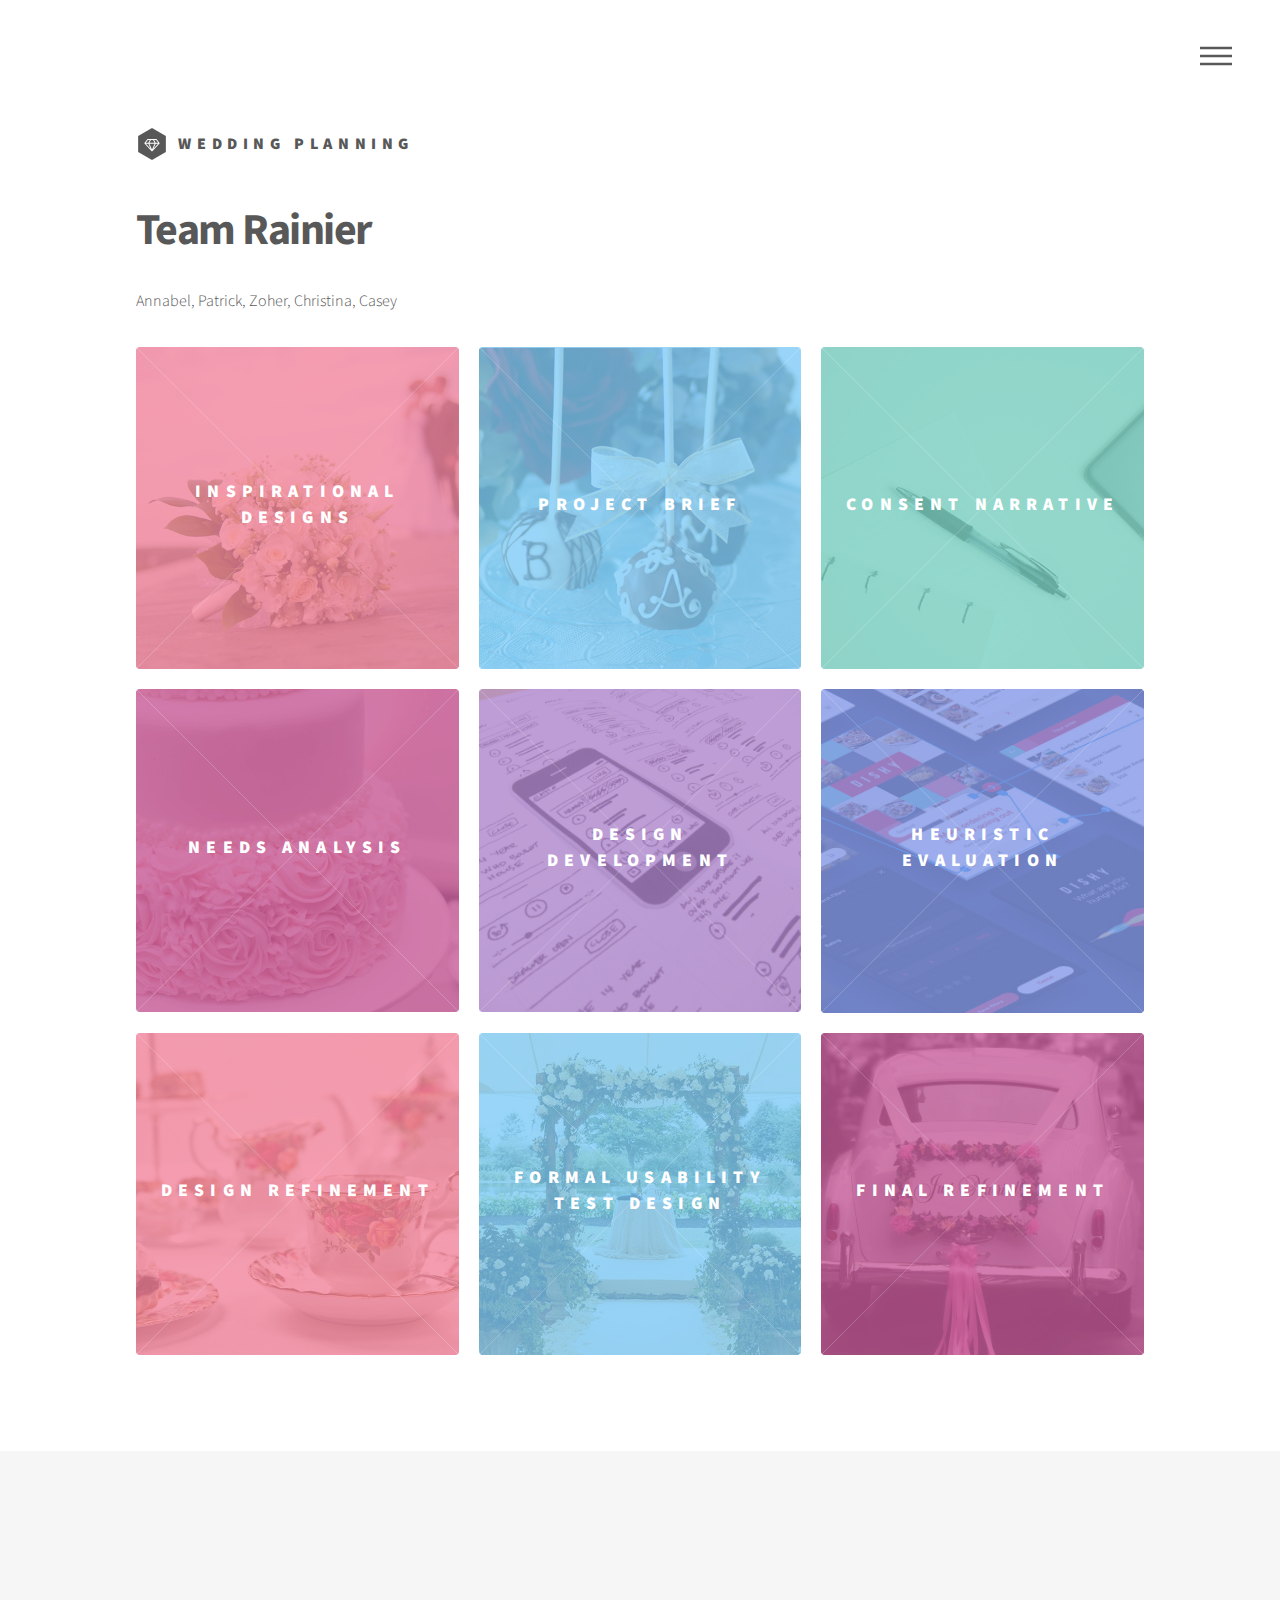
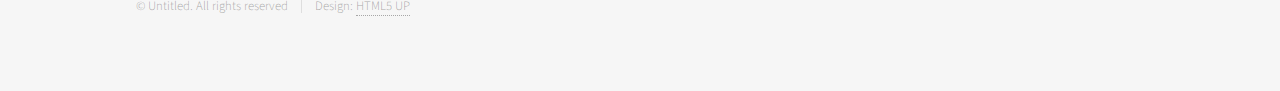
<file: index.html>
<!DOCTYPE HTML>
<!--
	Phantom by HTML5 UP
	html5up.net | @ajlkn
	Free for personal and commercial use under the CCA 3.0 license (html5up.net/license)
-->
<html>
	<head>
		<title>Team Rainier</title>
		<meta charset="utf-8" />
		<meta name="viewport" content="width=device-width, initial-scale=1" />
		<!--[if lte IE 8]><script src="assets/js/ie/html5shiv.js"></script><![endif]-->
		<link rel="stylesheet" href="assets/css/main.css" />
		<!--[if lte IE 9]><link rel="stylesheet" href="assets/css/ie9.css" /><![endif]-->
		<!--[if lte IE 8]><link rel="stylesheet" href="assets/css/ie8.css" /><![endif]-->
	</head>
	<body>
		<!-- Wrapper -->
			<div id="wrapper">

				<!-- Header -->
					<header id="header">
						<div class="inner">

							<!-- Logo -->
								<a href="index.html" class="logo">
									<span class="symbol"><img src="images/logo.svg" alt="" /></span><span class="title">Wedding Planning</span>
								</a>

							<!-- Nav -->
								<nav>
									<ul>
										<li><a href="#menu">Menu</a></li>
									</ul>
								</nav>

						</div>
					</header>

				<!-- Menu -->
					<nav id="menu">
						<h2>Menu</h2>
						<ul>
							<li><a href="index.html">Home</a></li>
							<li><a href="projectbrief.html">Project Brief </a></li>
							<li><a href="consentnarrative.html"> Consent Narrative</a></li>
							<li><a href="inspo.html">Inspirational Designs</a></li>
							<li><a href="needsanalysis.html">Needs Analysis</a></li>
							<li><a href="designdevelopment.html">Design Development</a></li>
							<li><a href="heuristicevaluation.html">Heuristic Evaluation</a></li>
							<li><a href="designrefinement.html">Design Refinement</a></li>
							<li><a href="formalusabilitytestdesign.html">Formal Usability Test Design</a></li>
							<li><a href="finalrefinement.html">Final Refinement</a></li>
						</ul>
					</nav>

				<!-- Main -->
					<div id="main">
						<div class="inner">
							<header>
								<h1>Team Rainier</h1>
								<p>Annabel, Patrick, Zoher, Christina, Casey</p>
							</header>
							<section class="tiles">
								<article class="style1">
									<span class="image">
										<img src="images/stock1.jpg" alt="" />
									</span>
									<a href="inspo.html">
										<h2>Inspirational Designs</h2>
										<div class="content">
											<p>Airbnb, Wedding Wire, Pintrest, Wedding Mapper, Mint</p>
										</div>
									</a>
								</article>

								<article class="style2">
									<span class="image">
										<img src="images/cakepops.jpg" alt="" />
									</span>
									<a href="projectbrief.html">
										<h2>Project Brief</h2>
										<div class="content">
											<p>Details of our project proposal</p>
										</div>
									</a>
								</article>

								<article class="style3">
									<span class="image">
										<img src="images/stock2.jpg" alt="" />
									</span>
									<a href="consentnarrative.html">
										<h2>Consent Narrative</h2>
										<div class="content">
											<p>Consent narrative sent to users for interviews</p>
										</div>
									</a>
								</article>
								<article class="style4">
									<span class="image">
										<img src="images/stock3.jpg" alt="" />
									</span>
									<a href="needsanalysis.html">
										<h2>Needs Analysis</h2>
										<div class="content">
											<p>Design brief and justification of problem space</p>
										</div>
									</a>
								</article>
								<article class="style5">
									<span class="image">
										<img src="images/stock4.jpg" alt="" />
									</span>
									<a href="designdevelopment.html">
										<h2>Design Development</h2>
										<div class="content">
											<p>Report on current design and the needs it does and doesn't address</p>
										</div>
									</a>
								</article>

								<article class="style6">
									<span class="image">
										<img src="images/stock5.jpg" alt="" />
									</span>
									<a href="heuristicevaluation.html">
										<h2>Heuristic Evaluation</h2>
										<div class="content">
											<p>Current prototype and instructions</p>
										</div>
									</a>
								</article>
								
								<article class="style1">
									<span class="image">
										<img src="images/stock6.jpg" alt="" />
									</span>
									<a href="designrefinement.html">
										<h2>Design Refinement</h2>
										<div class="content">
											<p>Report on current design and its changes from the Design Development phase</p>
										</div>
									</a>
								</article>

								<article class="style2">
									<span class="image">
										<img src="images/stock7.jpg" alt="" />
									</span>
									<a href="formalusabilitytestdesign.html">
										<h2>Formal Usability Test Design</h2>
										<div class="content">
											<p>Design experiment to produce quantitative feedback on sign-up flow and user's progress</p>
										</div>
									</a>
								</article>

								<article class="style4">
									<span class="image">
										<img src="images/stock8.jpg" alt="" />
									</span>
									<a href="finalrefinement.html">
										<h2>Final Refinement</h2>
										<div class="content">
											<p>Report on final design for people who are planning their own wedding</p>
										</div>
									</a>
								</article>

								<!-- <article class="style2">
									<span class="image">
										<img src="images/pic02.jpg" alt="" />
									</span>
									<a href="generic.html">
										<h2>Lorem</h2>
										<div class="content">
											<p>Sed nisl arcu euismod sit amet nisi lorem etiam dolor veroeros et feugiat.</p>
										</div>
									</a>
								</article>
								<article class="style3">
									<span class="image">
										<img src="images/pic03.jpg" alt="" />
									</span>
									<a href="generic.html">
										<h2>Feugiat</h2>
										<div class="content">
											<p>Sed nisl arcu euismod sit amet nisi lorem etiam dolor veroeros et feugiat.</p>
										</div>
									</a>
								</article>
								<article class="style4">
									<span class="image">
										<img src="images/pic04.jpg" alt="" />
									</span>
									<a href="generic.html">
										<h2>Tempus</h2>
										<div class="content">
											<p>Sed nisl arcu euismod sit amet nisi lorem etiam dolor veroeros et feugiat.</p>
										</div>
									</a>
								</article>
								<article class="style5">
									<span class="image">
										<img src="images/pic05.jpg" alt="" />
									</span>
									<a href="generic.html">
										<h2>Aliquam</h2>
										<div class="content">
											<p>Sed nisl arcu euismod sit amet nisi lorem etiam dolor veroeros et feugiat.</p>
										</div>
									</a>
								</article>
								<article class="style6">
									<span class="image">
										<img src="images/pic06.jpg" alt="" />
									</span>
									<a href="generic.html">
										<h2>Veroeros</h2>
										<div class="content">
											<p>Sed nisl arcu euismod sit amet nisi lorem etiam dolor veroeros et feugiat.</p>
										</div>
									</a>
								</article>
								<article class="style2">
									<span class="image">
										<img src="images/pic07.jpg" alt="" />
									</span>
									<a href="generic.html">
										<h2>Ipsum</h2>
										<div class="content">
											<p>Sed nisl arcu euismod sit amet nisi lorem etiam dolor veroeros et feugiat.</p>
										</div>
									</a>
								</article>
								<article class="style3">
									<span class="image">
										<img src="images/pic08.jpg" alt="" />
									</span>
									<a href="generic.html">
										<h2>Dolor</h2>
										<div class="content">
											<p>Sed nisl arcu euismod sit amet nisi lorem etiam dolor veroeros et feugiat.</p>
										</div>
									</a>
								</article>
								<article class="style1">
									<span class="image">
										<img src="images/pic09.jpg" alt="" />
									</span>
									<a href="generic.html">
										<h2>Nullam</h2>
										<div class="content">
											<p>Sed nisl arcu euismod sit amet nisi lorem etiam dolor veroeros et feugiat.</p>
										</div>
									</a>
								</article>
								<article class="style5">
									<span class="image">
										<img src="images/pic10.jpg" alt="" />
									</span>
									<a href="generic.html">
										<h2>Ultricies</h2>
										<div class="content">
											<p>Sed nisl arcu euismod sit amet nisi lorem etiam dolor veroeros et feugiat.</p>
										</div>
									</a>
								</article>
								<article class="style6">
									<span class="image">
										<img src="images/pic11.jpg" alt="" />
									</span>
									<a href="generic.html">
										<h2>Dictum</h2>
										<div class="content">
											<p>Sed nisl arcu euismod sit amet nisi lorem etiam dolor veroeros et feugiat.</p>
										</div>
									</a>
								</article>
								<article class="style4">
									<span class="image">
										<img src="images/pic12.jpg" alt="" />
									</span>
									<a href="generic.html">
										<h2>Pretium</h2>
										<div class="content">
											<p>Sed nisl arcu euismod sit amet nisi lorem etiam dolor veroeros et feugiat.</p>
										</div>
									</a>
								</article> -->
							</section>
						</div>
					</div>

				<!-- Footer -->
					<footer id="footer">
						<div class="inner">
							<!-- <section>
								<h2>Get in touch</h2>
								<form method="post" action="#">
									<div class="field half first">
										<input type="text" name="name" id="name" placeholder="Name" />
									</div>
									<div class="field half">
										<input type="email" name="email" id="email" placeholder="Email" />
									</div>
									<div class="field">
										<textarea name="message" id="message" placeholder="Message"></textarea>
									</div>
									<ul class="actions">
										<li><input type="submit" value="Send" class="special" /></li>
									</ul>
								</form>
							</section>
							<section>
								<h2>Follow</h2>
								<ul class="icons">
									<li><a href="#" class="icon style2 fa-twitter"><span class="label">Twitter</span></a></li>
									<li><a href="#" class="icon style2 fa-facebook"><span class="label">Facebook</span></a></li>
									<li><a href="#" class="icon style2 fa-instagram"><span class="label">Instagram</span></a></li>
									<li><a href="#" class="icon style2 fa-dribbble"><span class="label">Dribbble</span></a></li>
									<li><a href="#" class="icon style2 fa-github"><span class="label">GitHub</span></a></li>
									<li><a href="#" class="icon style2 fa-500px"><span class="label">500px</span></a></li>
									<li><a href="#" class="icon style2 fa-phone"><span class="label">Phone</span></a></li>
									<li><a href="#" class="icon style2 fa-envelope-o"><span class="label">Email</span></a></li>
								</ul> -->
							</section>
							<ul class="copyright">
								<li>&copy; Untitled. All rights reserved</li><li>Design: <a href="http://html5up.net">HTML5 UP</a></li>
							</ul>
						</div>
					</footer>

			</div>

		<!-- Scripts -->
			<script src="assets/js/jquery.min.js"></script>
			<script src="assets/js/skel.min.js"></script>
			<script src="assets/js/util.js"></script>
			<!--[if lte IE 8]><script src="assets/js/ie/respond.min.js"></script><![endif]-->
			<script src="assets/js/main.js"></script>

	</body>
</html>
</file>
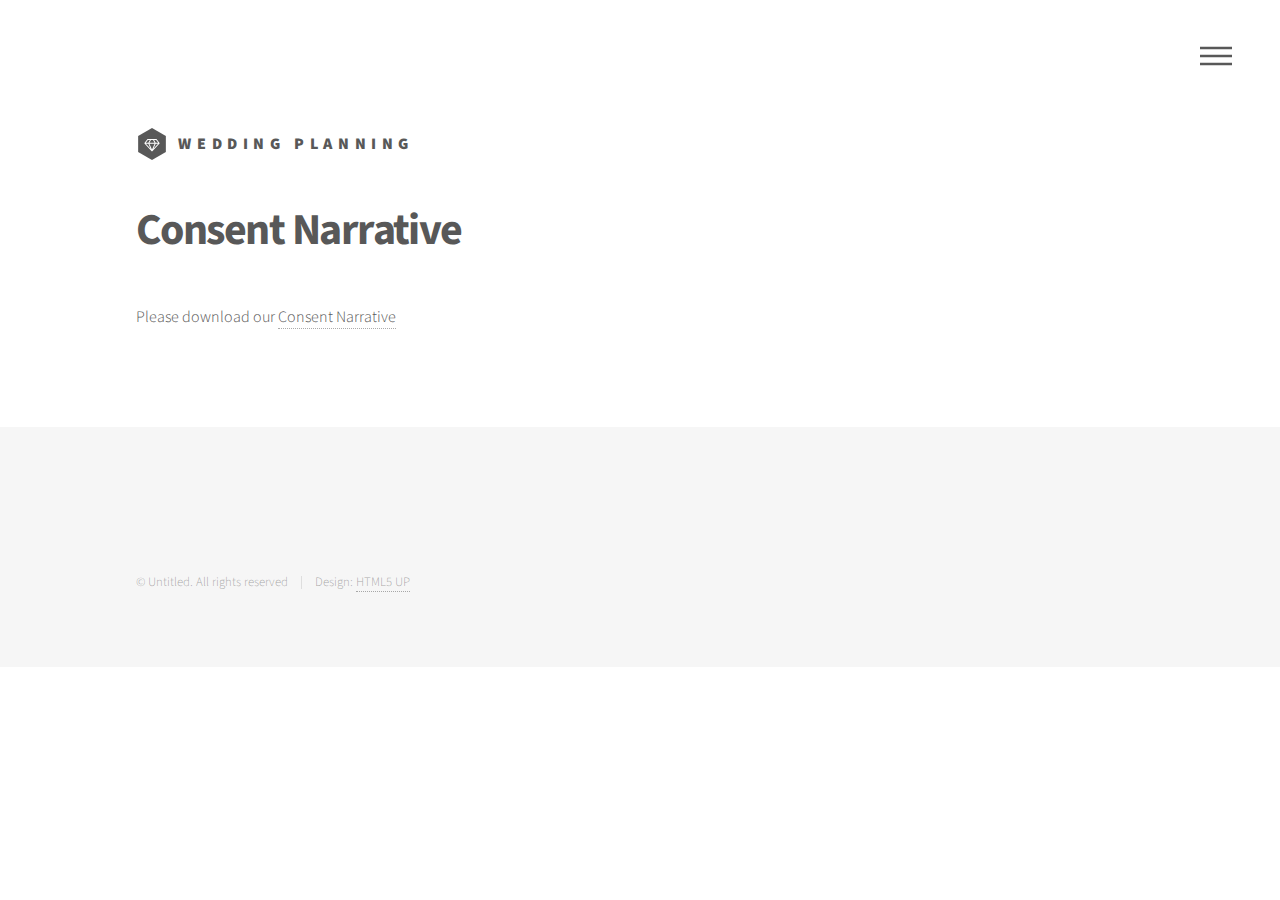
<file: consentnarrative.html>
<!DOCTYPE HTML>
<!--
	Phantom by HTML5 UP
	html5up.net | @ajlkn
	Free for personal and commercial use under the CCA 3.0 license (html5up.net/license)
-->
<html>
	<head>
		<title>Consent Narrative</title>
		<meta charset="utf-8" />
		<meta name="viewport" content="width=device-width, initial-scale=1" />
		<!--[if lte IE 8]><script src="assets/js/ie/html5shiv.js"></script><![endif]-->
		<link rel="stylesheet" href="assets/css/main.css" />
		<!--[if lte IE 9]><link rel="stylesheet" href="assets/css/ie9.css" /><![endif]-->
		<!--[if lte IE 8]><link rel="stylesheet" href="assets/css/ie8.css" /><![endif]-->
	</head>
	<body>
		<!-- Wrapper -->
			<div id="wrapper">

				<!-- Header -->
					<header id="header">
						<div class="inner">

							<!-- Logo -->
								<a href="index.html" class="logo">
									<span class="symbol"><img src="images/logo.svg" alt="" /></span><span class="title">Wedding Planning</span>
								</a>

							<!-- Nav -->
								<nav>
									<ul>
										<li><a href="#menu">Menu</a></li>
									</ul>
								</nav>

						</div>
					</header>

				<!-- Menu -->
					<nav id="menu">
						<h2>Menu</h2>
						<ul>
							<li><a href="index.html">Home</a></li>
							<li><a href="projectbrief.html">Project Brief </a></li>
							<li><a href="consentnarrative.html"> Consent Narrative</a></li>
							<li><a href="inspo.html">Inspirational Designs</a></li>
							<li><a href="needsanalysis.html">Needs Analysis</a></li>
							<li><a href="designdevelopment.html">Design Development</a></li>
							<li><a href="heuristicevaluation.html">Heuristic Evaluation</a></li>
							<li><a href="designrefinement.html">Design Refinement</a></li>
							<li><a href="formalusabilitytestdesign.html">Formal Usability Test Design</a></li>
							<li><a href="finalrefinement.html">Final Refinement</a></li>
						</ul>
					</nav>

				<!-- Main -->
					<div id="main">
						<div class="inner">
							<h1>Consent Narrative</h1>

						Please download our <a href="assets/consentnarrative.pdf">Consent Narrative</a>









						</div>
					</div>

				<!-- Footer -->
					<footer id="footer">
						<div class="inner">
<!-- 							<section>
								<h2>Get in touch</h2>
								<form method="post" action="#">
									<div class="field half first">
										<input type="text" name="name" id="name" placeholder="Name" />
									</div>
									<div class="field half">
										<input type="email" name="email" id="email" placeholder="Email" />
									</div>
									<div class="field">
										<textarea name="message" id="message" placeholder="Message"></textarea>
									</div>
									<ul class="actions">
										<li><input type="submit" value="Send" class="special" /></li>
									</ul>
								</form>
							</section>
							<section>
								<h2>Follow</h2>
								<ul class="icons">
									<li><a href="#" class="icon style2 fa-twitter"><span class="label">Twitter</span></a></li>
									<li><a href="#" class="icon style2 fa-facebook"><span class="label">Facebook</span></a></li>
									<li><a href="#" class="icon style2 fa-instagram"><span class="label">Instagram</span></a></li>
									<li><a href="#" class="icon style2 fa-dribbble"><span class="label">Dribbble</span></a></li>
									<li><a href="#" class="icon style2 fa-github"><span class="label">GitHub</span></a></li>
									<li><a href="#" class="icon style2 fa-500px"><span class="label">500px</span></a></li>
									<li><a href="#" class="icon style2 fa-phone"><span class="label">Phone</span></a></li>
									<li><a href="#" class="icon style2 fa-envelope-o"><span class="label">Email</span></a></li>
								</ul>
							</section> -->
							<ul class="copyright">
								<li>&copy; Untitled. All rights reserved</li><li>Design: <a href="http://html5up.net">HTML5 UP</a></li>
							</ul>
						</div>
					</footer>

			</div>

		<!-- Scripts -->
			<script src="assets/js/jquery.min.js"></script>
			<script src="assets/js/skel.min.js"></script>
			<script src="assets/js/util.js"></script>
			<!--[if lte IE 8]><script src="assets/js/ie/respond.min.js"></script><![endif]-->
			<script src="assets/js/main.js"></script>

	</body>
</html>
</file>
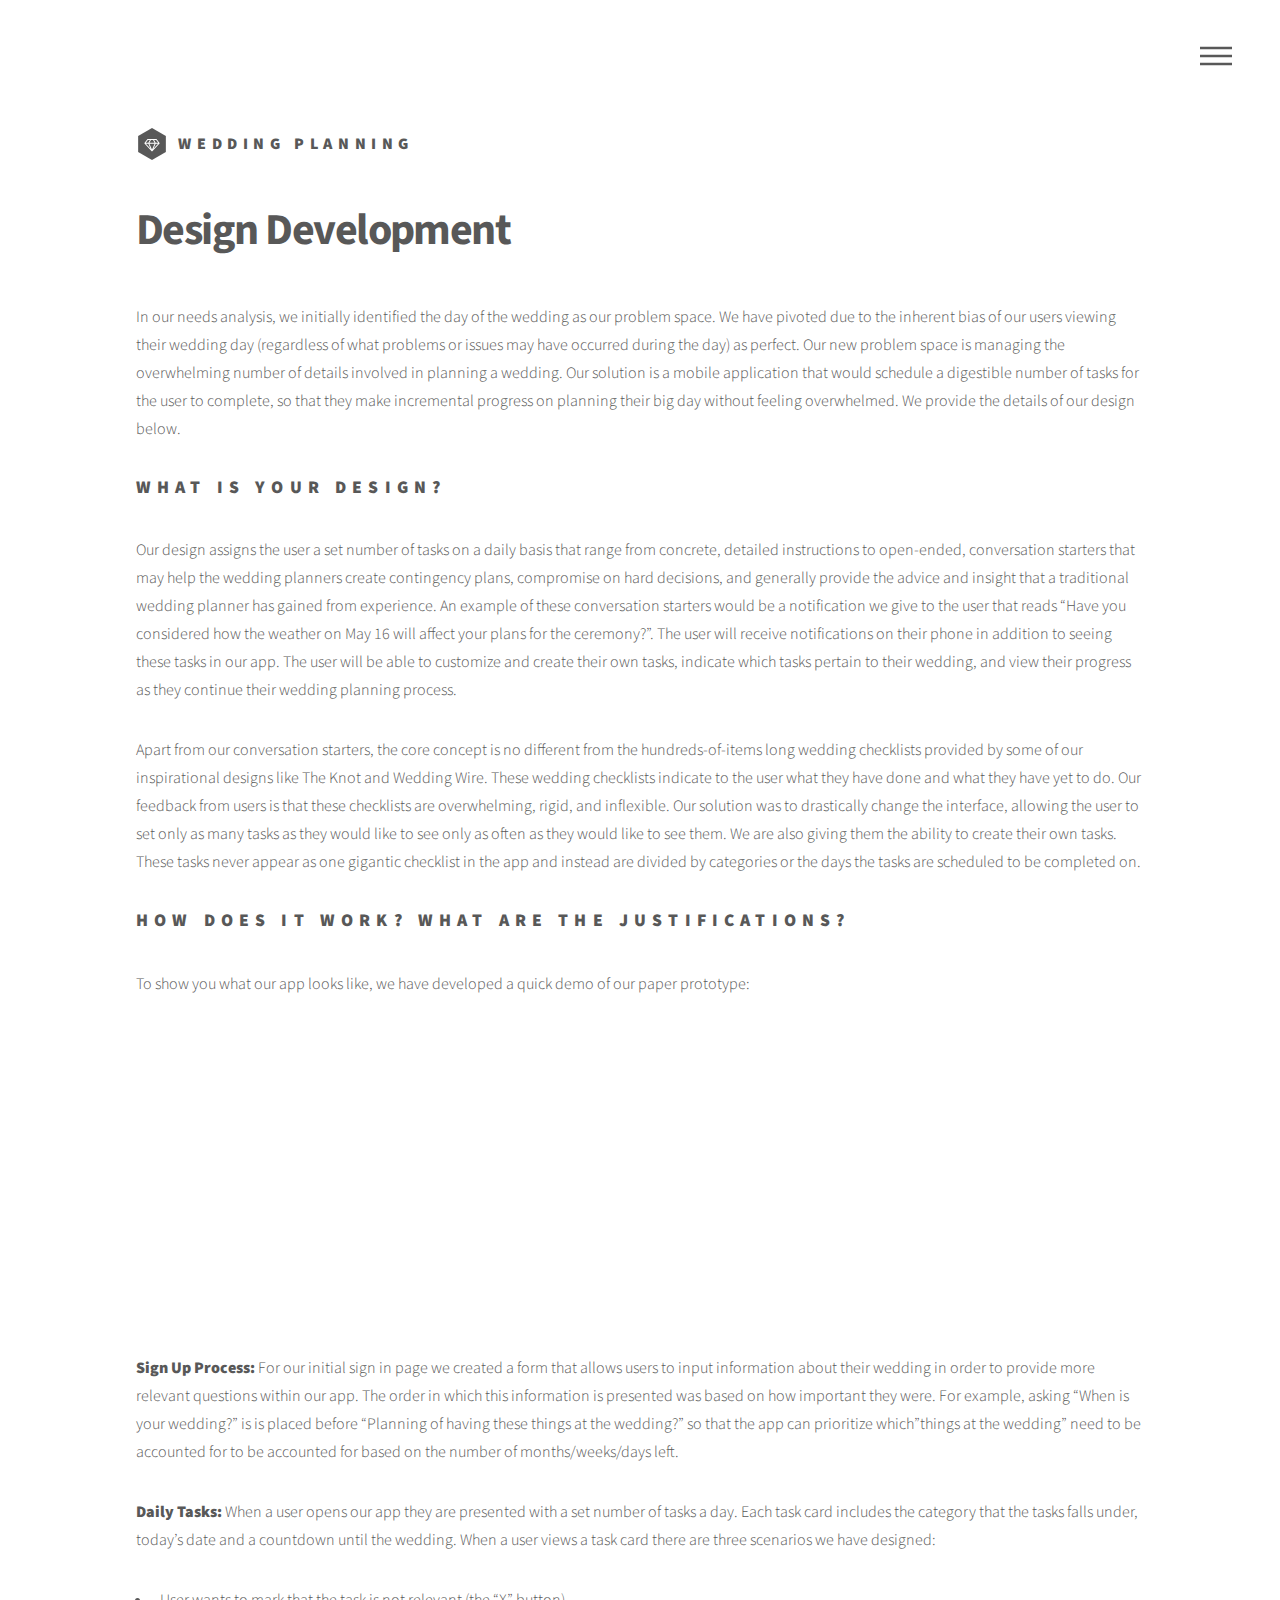
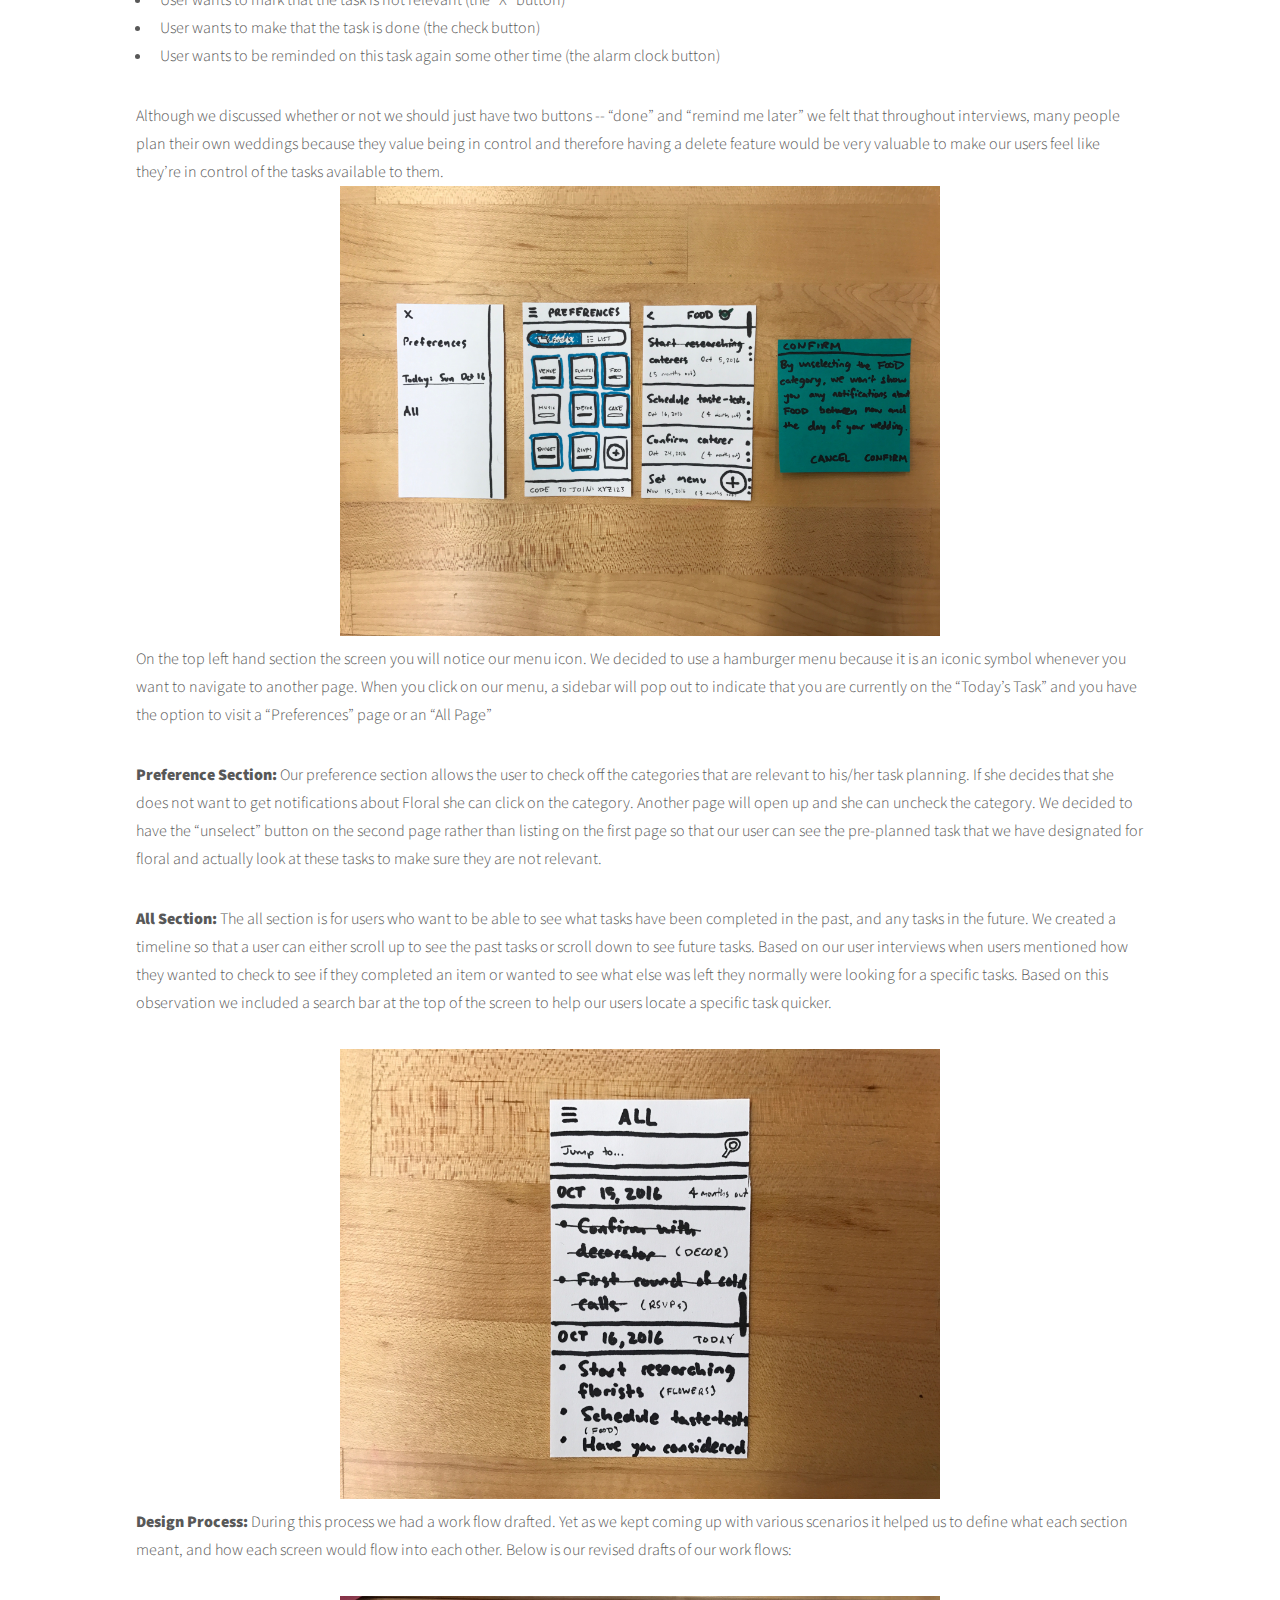
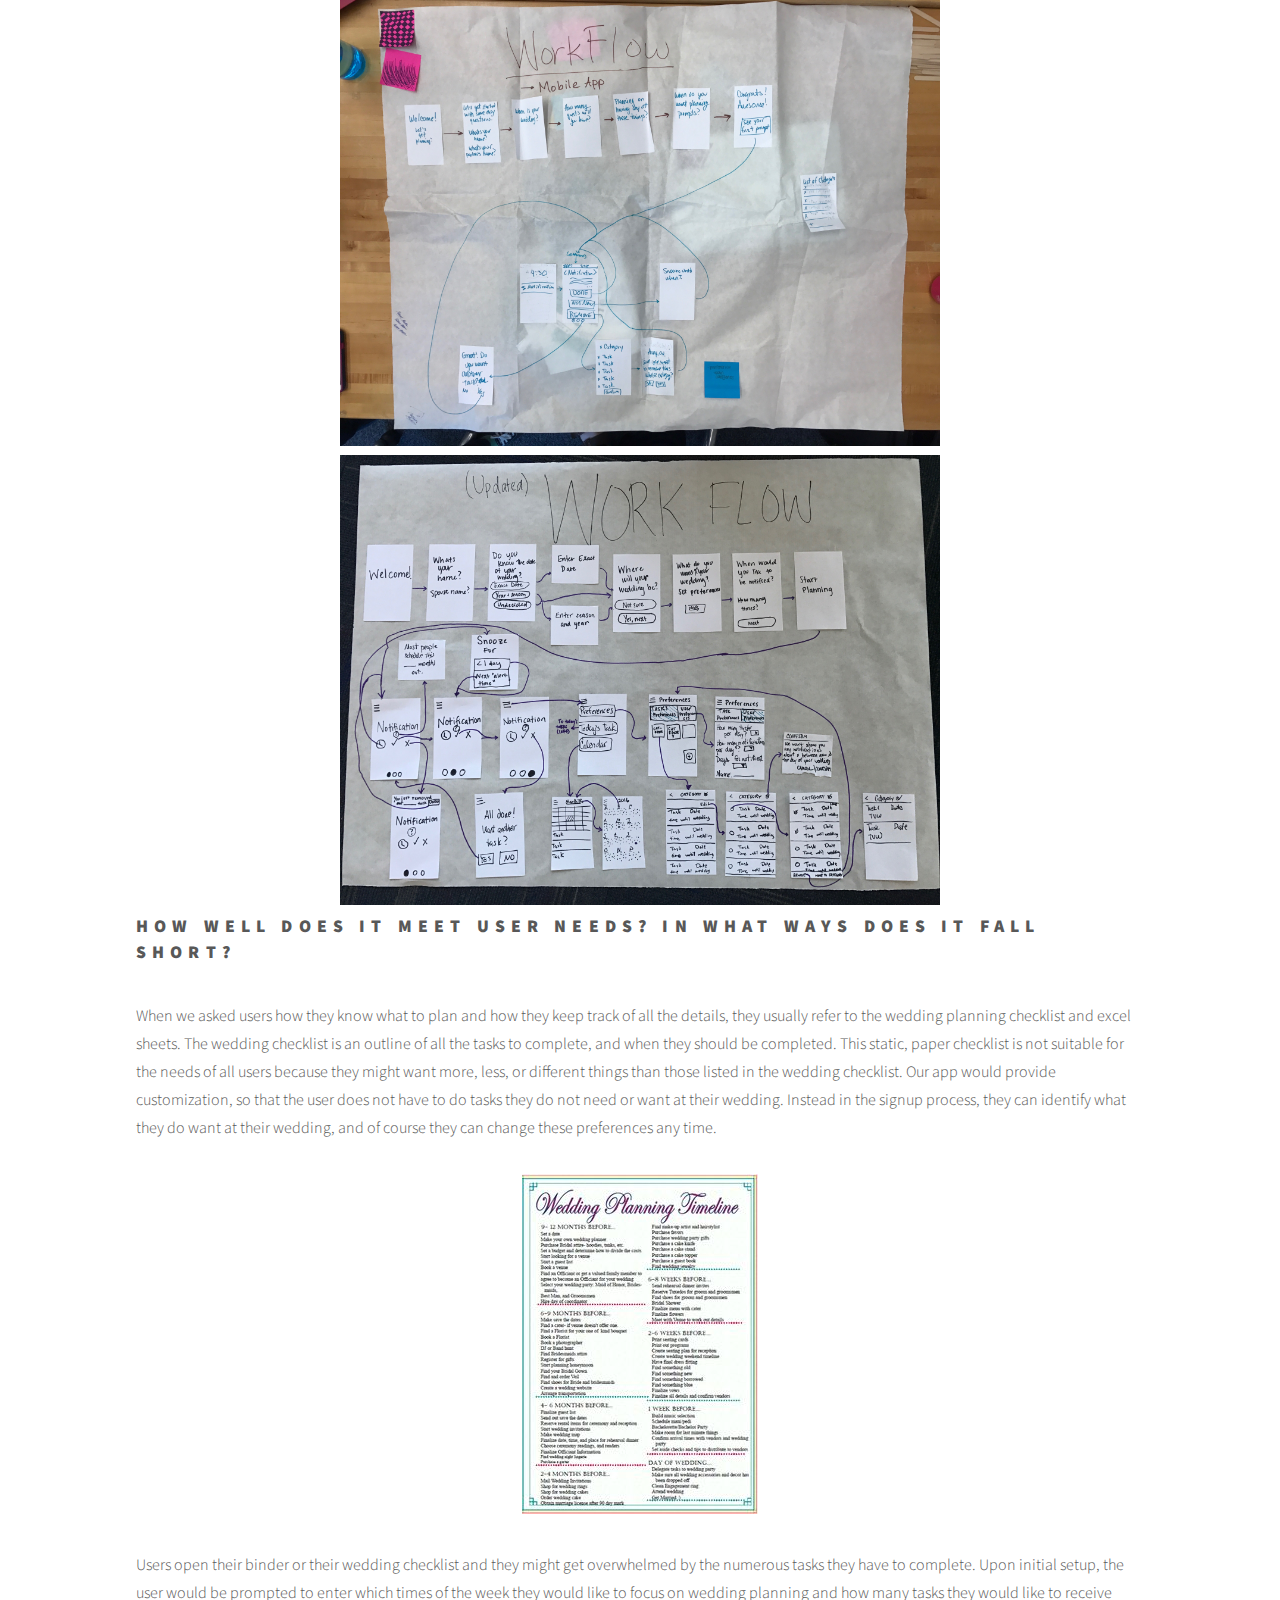
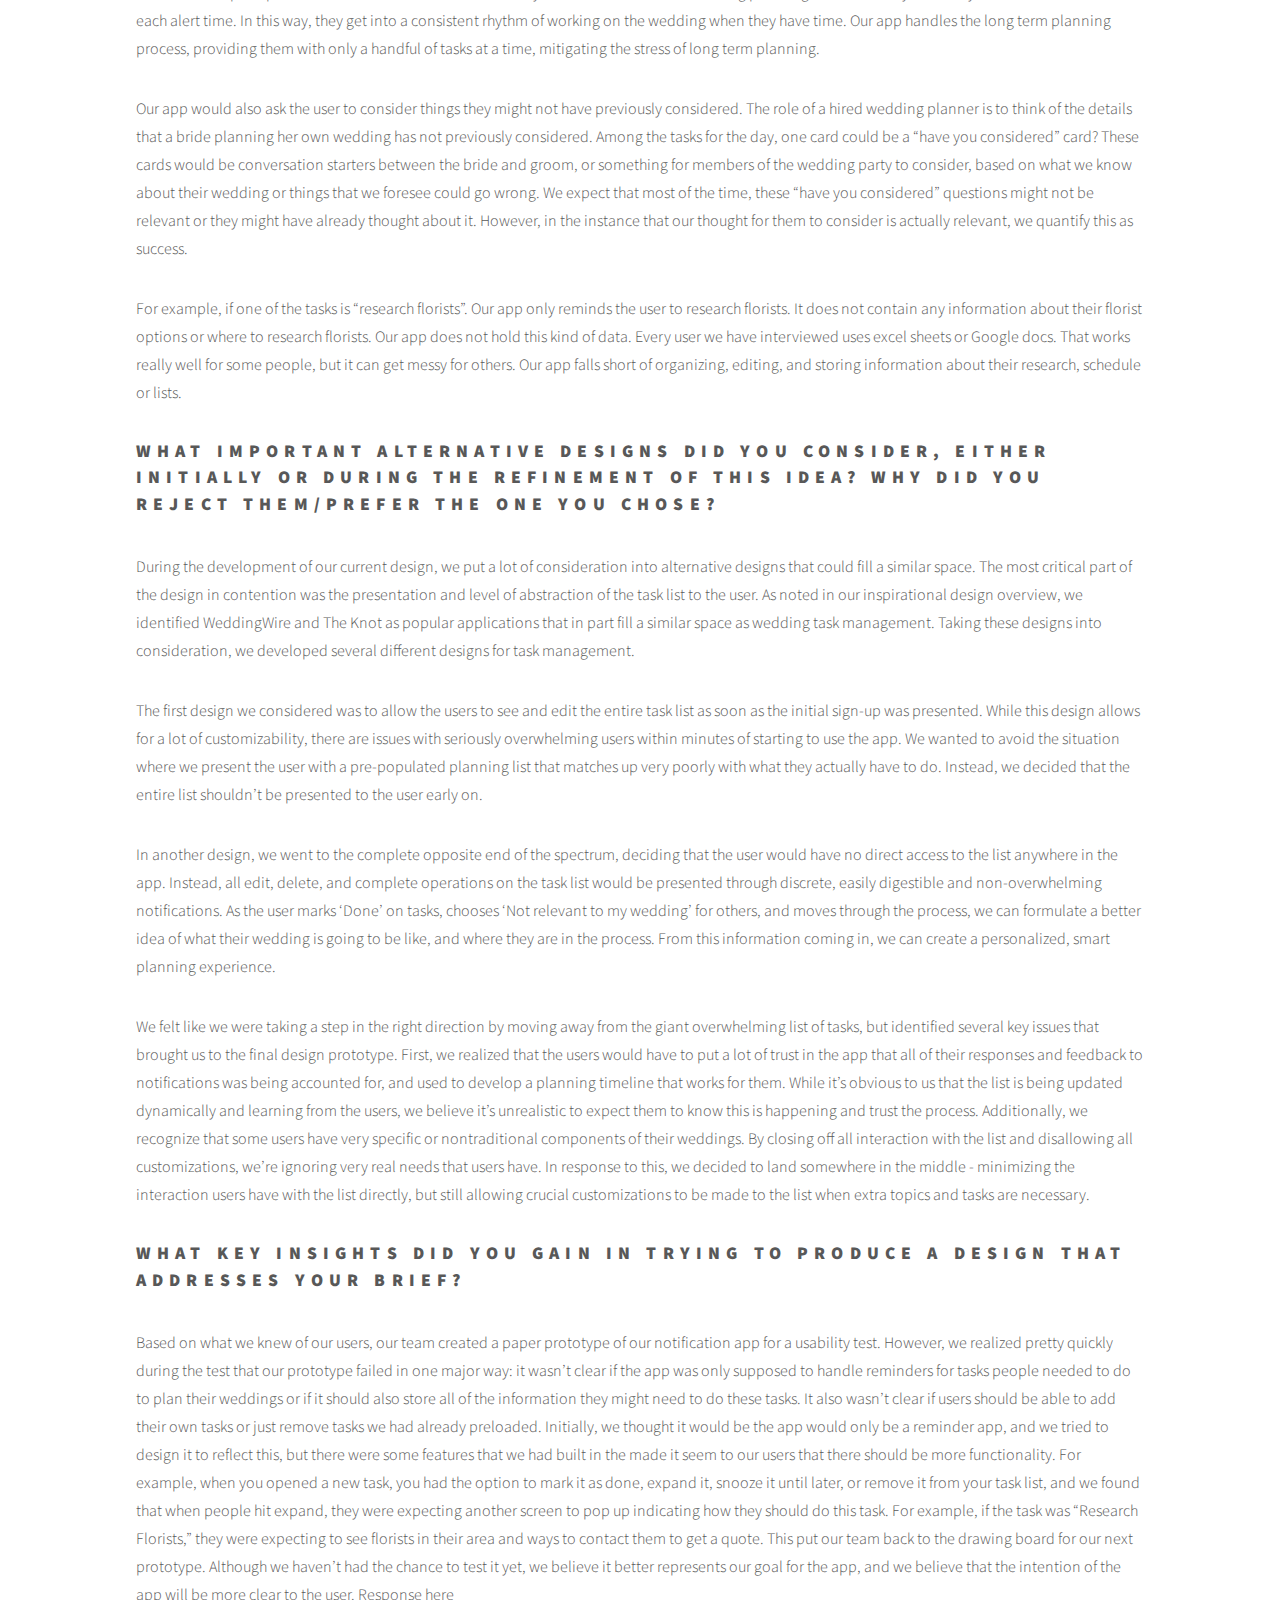
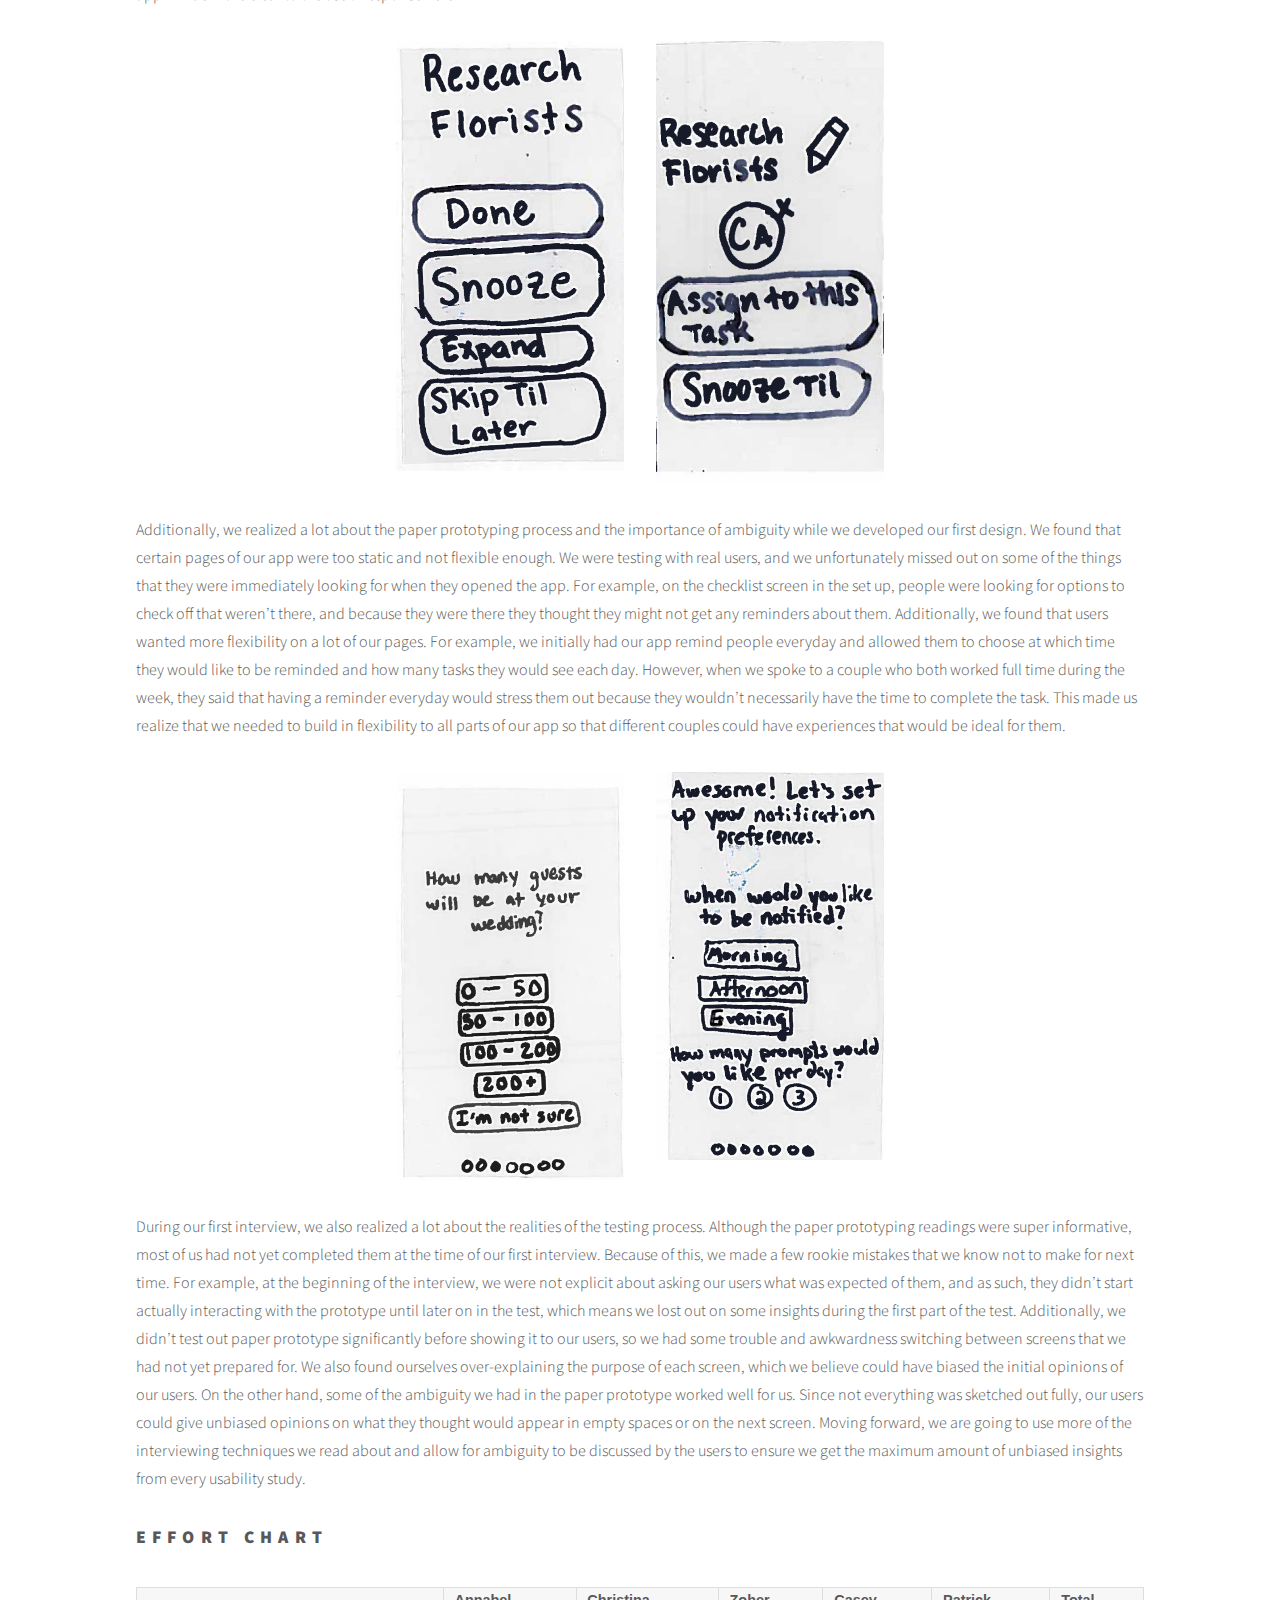
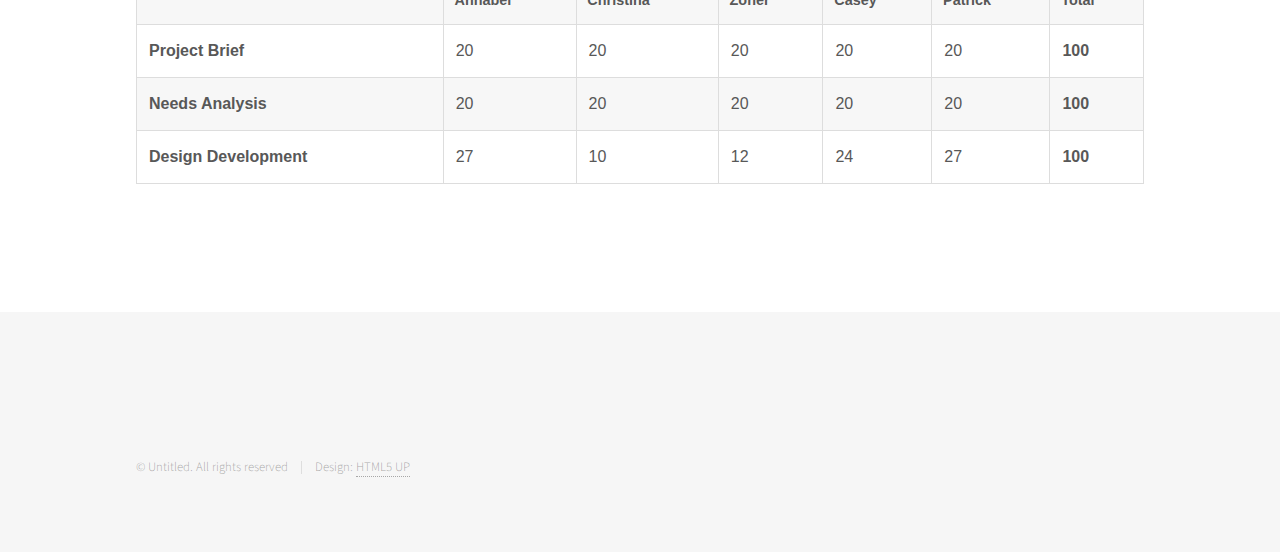
<file: designdevelopment.html>
<!DOCTYPE HTML>
<!--
    Phantom by HTML5 UP
    html5up.net | @ajlkn
    Free for personal and commercial use under the CCA 3.0 license (html5up.net/license)
-->
<html>
    <head>
        <title>Design Development</title>
        <meta charset="utf-8" />
        <meta name="viewport" content="width=device-width, initial-scale=1" />
        <!--[if lte IE 8]><script src="assets/js/ie/html5shiv.js"></script><![endif]-->
        <link rel="stylesheet" href="assets/css/main.css" />
        <!--[if lte IE 9]><link rel="stylesheet" href="assets/css/ie9.css" /><![endif]-->
        <!--[if lte IE 8]><link rel="stylesheet" href="assets/css/ie8.css" /><![endif]-->
    </head>
    <body>
        <!-- Wrapper -->
        <div id="wrapper">

            <!-- Header -->
                <header id="header">
                    <div class="inner">

                        <!-- Logo -->
                            <a href="index.html" class="logo">
                                <span class="symbol"><img src="images/logo.svg" alt="" /></span><span class="title">Wedding Planning</span>
                            </a>

                        <!-- Nav -->
                            <nav>
                                <ul>
                                    <li><a href="#menu">Menu</a></li>
                                </ul>
                            </nav>

                    </div>
                </header>

            <!-- Menu -->
                <nav id="menu">
                    <h2>Menu</h2>
                        <ul>
                            <li><a href="index.html">Home</a></li>
                            <li><a href="projectbrief.html">Project Brief </a></li>
                            <li><a href="consentnarrative.html"> Consent Narrative</a></li>
                            <li><a href="inspo.html">Inspirational Designs</a></li>
                            <li><a href="needsanalysis.html">Needs Analysis</a></li>
                            <li><a href="designdevelopment.html">Design Development</a></li>
                            <li><a href="heuristicevaluation.html">Heuristic Evaluation</a></li>
                            <li><a href="designrefinement.html">Design Refinement</a></li>
                            <li><a href="formalusabilitytestdesign.html">Formal Usability Test Design</a></li>
                            <li><a href="finalrefinement.html">Final Refinement</a></li>
                        </ul>
                </nav>

            <!-- Main -->
            <div id="main">
                <div class="inner">
                    <h1>Design Development</h1>

                    <p>
                    In our needs analysis, we initially identified the day of the wedding as our problem space. We have pivoted due to the inherent bias of our users viewing their wedding day (regardless of what problems or issues may have occurred during the day) as perfect. Our new problem space is managing the overwhelming number of details involved in planning a wedding. Our solution is a mobile application that would schedule a digestible number of tasks for the user to complete, so that they make incremental progress on planning their big day without feeling overwhelmed. We provide the details of our design below.
                    </p>
                    <h2>What is your design?</h2>
                    <p>
                    Our design assigns the user a set number of tasks on a daily basis that range from concrete, detailed instructions to open-ended, conversation starters that may help the wedding planners create contingency plans, compromise on hard decisions, and generally provide the advice and insight that a traditional wedding planner has gained from experience. An example of these conversation starters would be a notification we give to the user that reads “Have you considered how the weather on May 16 will affect your plans for the ceremony?”. The user will receive notifications on their phone in addition to seeing these tasks in our app. The user will be able to customize and create their own tasks, indicate which tasks pertain to their wedding, and view their progress as they continue their wedding planning process.
                    </p>

                    <p>
                    Apart from our conversation starters, the core concept is no different from the hundreds-of-items long wedding checklists provided by some of our inspirational designs like The Knot and Wedding Wire. These wedding checklists indicate to the user what they have done and what they have yet to do. Our feedback from users is that these checklists are overwhelming, rigid, and inflexible. Our solution was to drastically change the interface, allowing the user to set only as many tasks as they would like to see only as often as they would like to see them. We are also giving them the ability to create their own tasks. These tasks never appear as one gigantic checklist in the app and instead are divided by categories or the days the tasks are scheduled to be completed on.
                    </p>

                    <h2>How does it work? What are the justifications?</h2>
                    <p>To show you what our app looks like, we have developed a quick demo of our paper prototype:</p>
                     <center><iframe width="560" height="315" src="https://www.youtube.com/embed/vkivqHFf3EM" frameborder="0" allowfullscreen></iframe></center>

                    <p> <strong> Sign Up Process:</strong>
                    For our initial sign in page we created a form that allows users to input information about their wedding in order to provide more relevant questions within our app. The order in which this information is presented was based on how important they were. For example, asking “When is your wedding?” is is placed before “Planning of having these things at the wedding?” so that the app can prioritize which”things at the wedding” need to be  accounted for to be accounted for based on the number of months/weeks/days left. 
                    </p>

                    <p>
                    <strong>Daily Tasks:</strong> 
                    
                    When a user opens our app they are presented with a set number of tasks a day. Each task card includes the category that the tasks falls under, today’s date and a countdown until the wedding. When a user views a task card there are three scenarios we have designed: 
                    
                    <ul>
                    <li>User wants to mark that the task is not relevant (the “X” button)</li> 
                    <li>User wants to make that the task is done (the check button)</li> 
                    <li>User wants to be reminded on this task again some other time (the alarm clock button)</li>
                    </ul> 

                    Although we discussed whether or not we should just have two buttons -- “done” and “remind me later” we felt that throughout interviews, many people plan their own weddings because they value being in control and therefore having a delete feature would be very valuable to make our users feel like they’re in control of the tasks available to them. 

                    <center><img src="images/designdevelopmentimgs/preference.JPG" width="600" height="450"></center>
                    </span>

                    On the top left hand section the screen you will notice our menu icon. We decided to use a hamburger menu because it is an iconic symbol whenever you want to navigate to another page. When you click on our menu, a sidebar will pop out to indicate that you are currently on the “Today’s Task” and you have the option to visit a “Preferences” page or an “All Page” 
                    </p>

                    <p>
                    <strong>Preference Section:</strong>
                    Our preference section allows the user to check off the categories that are relevant to his/her task planning. If she decides that she does not want to get notifications about Floral she can click on the category. Another page will open up and she can uncheck the category. We decided to have the “unselect” button on the second page rather than listing on the first page so that our user can see the pre-planned task that we have designated for floral and actually look at these tasks to make sure they are not relevant. 
                    </p>
 
                    <p>
                    <strong>All Section:</strong>
                    The all section is for users who want to be able to see what tasks have been completed in the past, and any tasks in the future. We created a timeline so that a user can either scroll up to see the past tasks or scroll down to see future tasks. Based on our user interviews when users mentioned how they wanted to check to see if they completed an item or wanted to see what else was left they normally were looking for a specific tasks. Based on this observation we included a search bar at the top of the screen to help our users locate a specific task quicker. 
                    </p>

                    

                    <center><img src="images/designdevelopmentimgs/all.JPG" width="600" height="450"></center>

                    <p>
                    <strong>Design Process:</strong>
                    During this process we had a work flow drafted. Yet as we kept coming up with various scenarios it helped us to define what each section meant, and how each screen would flow into each other. Below is our revised drafts of our work flows:</p>

                     <center><img src="images/designdevelopmentimgs/workflow1.JPG" width="600" height="450"></center>
                     <center><img src="images/designdevelopmentimgs/workflow2.JPG" width="600" height="450"></center>
                    </span>
                    
                    
                    <h2>How well does it meet user needs?  In what ways does it fall short? </h2>
                    <p>
                    When we asked users how they know what to plan and how they keep track of all the details, they usually refer to the wedding planning checklist and excel sheets. The wedding checklist is an outline of all the tasks to complete, and when they should be completed. This static, paper checklist is not suitable for the needs of all users because they might want more, less, or different things than those listed in the wedding checklist. Our app would provide customization, so that the user does not have to do tasks they do not need or want at their wedding. Instead in the signup process, they can identify what they do want at their wedding, and of course they can change these preferences any time.
                    </p>

                    <div align="center">
                    <img src="images/designdevelopmentimgs/checklist.jpg">
                    </div>
                    <br>

                    <p>
                    Users open their binder or their wedding checklist and they might get overwhelmed by the numerous tasks they have to complete. Upon initial setup, the user would be prompted to enter which times of the week they would like to focus on wedding planning and how many tasks they would like to receive each alert time. In this way, they get into a consistent rhythm of working on the wedding when they have time. Our app handles the long term planning process, providing them with only a handful of tasks at a time, mitigating the stress of long term planning.
                    </p>

                    <p>
                    Our app would also ask the user to consider things they might not have previously considered. The role of a hired wedding planner is to think of the details that a bride planning her own wedding has not previously considered. Among the tasks for the day, one card could be a “have you considered” card? These cards would be conversation starters between the bride and groom, or something for members of the wedding party to consider, based on what we know about their wedding or things that we foresee could go wrong. We expect that most of the time, these “have you considered” questions might not be relevant or they might have already thought about it. However, in the instance that our thought for them to consider is actually relevant, we quantify this as success.
                    </p>

                    <p>
                    For example, if one of the tasks is “research florists”. Our app only reminds the user to research florists. It does not contain any information about their florist options or where to research florists. Our app does not hold this kind of data. Every user we have interviewed uses excel sheets or Google docs. That works really well for some people, but it can get messy for others. Our app falls short of organizing, editing, and storing information about their research, schedule or lists. 
                    </p>

                    <h2>What important alternative designs did you consider, either initially or during the refinement of this idea?   Why did you reject them/prefer the one you chose?</h2>
                    <p>
                    During the development of our current design, we put a lot of consideration into alternative designs that could fill a similar space. The most critical part of the design in contention was the presentation and level of abstraction of the task list to the user. As noted in our inspirational design overview, we identified WeddingWire and The Knot as popular applications that in part fill a similar space as wedding task management. Taking these designs into consideration, we developed several different designs for task management. 
                    </p>

                    <p>
                    The first design we considered was to allow the users to see and edit the entire task list as soon as the initial sign-up was presented. While this design allows for a lot of customizability, there are issues with seriously overwhelming users within minutes of starting to use the app. We wanted to avoid the situation where we present the user with a pre-populated planning list that matches up very poorly with what they actually have to do. Instead, we decided that the entire list shouldn’t be presented to the user early on.
                    </p>

                    <p>
                    In another design, we went to the complete opposite end of the spectrum, deciding that the user would have no direct access to the list anywhere in the app. Instead, all edit, delete, and complete operations on the task list would be presented through discrete, easily digestible and non-overwhelming notifications. As the user marks ‘Done’ on tasks, chooses ‘Not relevant to my wedding’ for others, and moves through the process, we can formulate a better idea of what their wedding is going to be like, and where they are in the process. From this information coming in, we can create a personalized, smart planning experience.
                    </p>

                    <p>
                    We felt like we were taking a step in the right direction by moving away from the giant overwhelming list of tasks, but identified several key issues that brought us to the final design prototype. First, we realized that the users would have to put a lot of trust in the app that all of their responses and feedback to notifications was being accounted for, and used to develop a planning timeline that works for them. While it’s obvious to us that the list is being updated dynamically and learning from the users, we believe it’s unrealistic to expect them to know this is happening and trust the process. Additionally, we recognize that some users have very specific or nontraditional components of their weddings. By closing off all interaction with the list and disallowing all customizations, we’re ignoring very real needs that users have. In response to this, we decided to land somewhere in the middle - minimizing the interaction users have with the list directly, but still allowing crucial customizations to be made to the list when extra topics and tasks are necessary. 
                    </p>

                    <h2>What key insights did you gain in trying to produce a design that addresses your brief?</h2>
                    <p>
                    Based on what we knew of our users, our team created a paper prototype of our notification app for a usability test.  However, we realized pretty quickly during the test that our prototype failed in one major way: it wasn’t clear if the app was only supposed to handle reminders for tasks people needed to do to plan their weddings or if it should also store all of the information they might need to do these tasks. It also wasn’t clear if users should be able to add their own tasks or just remove tasks we had already preloaded. Initially, we thought it would be the app would only be a reminder app, and we tried to design it to reflect this, but there were some features that we had built in the made it seem to our users that there should be more functionality.  For example, when you opened a new task, you had the option to mark it as done, expand it, snooze it until later, or remove it from your task list, and we found that when people hit expand, they were expecting another screen to pop up indicating how they should do this task.  For example, if the task was “Research Florists,” they were expecting to see florists in their area and ways to contact them to get a quote.  This put our team back to the drawing board for our next prototype.  Although we haven’t had the chance to test it yet, we believe it better represents our goal for the app, and we believe that the intention of the app will be more clear to the user.
                    Response here
                    </p>

                    <div class="box alt">
                        <div class="row uniform">
                            <div class="3u"></div>
                            <div class="3u">
                                <span class="image fit"><img src="images/designdevelopmentimgs/expand1.jpg" alt="" /></span>
                            </div>

                            <div class="3u">
                                <span class="image fit"><img src="images/designdevelopmentimgs/expand2.jpg" alt="" /></span>
                            </div>
                            <div class="3u"></div>
                        </div>
                    </div>

                    <p>
                    Additionally, we realized a lot about the paper prototyping process and the importance of ambiguity while we developed our first design.  We found that certain pages of our app were too static and not flexible enough.  We were testing with real users, and we unfortunately missed out on some of the things that they were immediately looking for when they opened the app.  For example, on the checklist screen in the set up, people were looking for options to check off that weren’t there, and because they were there they thought they might not get any reminders about them.  Additionally, we found that users wanted more flexibility on a lot of our pages.  For example, we initially had our app remind people everyday and allowed them to choose at which time they would like to be reminded and how many tasks they would see each day.  However, when we spoke to a couple who both worked full time during the week, they said that having a reminder everyday would stress them out because they wouldn’t necessarily have the time to complete the task.  This made us realize that we needed to build in flexibility to all parts of our app so that different couples could have experiences that would be ideal for them.
                    </p>

                    <div class="box alt">
                        <div class="row uniform">
                            <div class="3u"></div>
                            <div class="3u">
                                <span class="image fit"><img src="images/designdevelopmentimgs/notification1.jpg" alt="" /></span>
                            </div>

                            <div class="3u">
                                <span class="image fit"><img src="images/designdevelopmentimgs/notification2.jpg" alt="" /></span>
                            </div>
                            <div class="3u"></div>
                        </div>
                    </div>
                    
                    <p>
                    During our first interview, we also realized a lot about the realities of the testing process.  Although the paper prototyping readings were super informative, most of us had not yet completed them at the time of our first interview.  Because of this, we made a few rookie mistakes that we know not to make for next time.  For example, at the beginning of the interview, we were not explicit about asking our users what was expected of them, and as such, they didn’t start actually interacting with the prototype until later on in the test, which means we lost out on some insights during the first part of the test.  Additionally, we didn’t test out paper prototype significantly before showing it to our users, so we had some trouble and awkwardness switching between screens that we had not yet prepared for.  We also found ourselves over-explaining the purpose of each screen, which we believe could have biased the initial opinions of our users.  On the other hand, some of the ambiguity we had in the paper prototype worked well for us.  Since not everything was sketched out fully, our users could give unbiased opinions on what they thought would appear in empty spaces or on the next screen.  Moving forward, we are going to use more of the interviewing techniques we read about and allow for ambiguity to be discussed by the users to ensure we get the maximum amount of unbiased insights from every usability study.
                    </p>

                    <h2>Effort Chart</h2>

                            <table>
                              <tr>
                                <th></th>
                                <th>Annabel</th>
                                <th>Christina</th>
                                <th>Zoher</th>
                                <th>Casey</th>
                                <th>Patrick</th>
                                <th>Total</th>
                              </tr>
                              <tr>
                                <td><strong>Project Brief</strong></td>
                                <td>20</td>
                                <td>20</td>
                                <td>20</td>
                                <td>20</td>
                                <td>20</td>
                                <td><strong>100</strong></td>
                              </tr>
                              <tr>
                                <td><strong>Needs Analysis</strong></td>
                                <td>20</td>
                                <td>20</td>
                                <td>20</td>
                                <td>20</td>
                                <td>20</td>
                                <td><strong>100</strong></td>
                              </tr>
                              <tr>
                                <td><strong>Design Development</strong></td>
                                <td>27</td>
                                <td>10</td>
                                <td>12</td>
                                <td>24</td>
                                <td>27</td>
                                <td><strong>100</strong></td>
                              </tr>
                            </table>


                </div>
            </div>


            <!-- Footer -->
            <footer id="footer">
                <div class="inner">
<!--                            <section>
                        <h2>Get in touch</h2>
                        <form method="post" action="#">
                            <div class="field half first">
                                <input type="text" name="name" id="name" placeholder="Name" />
                            </div>
                            <div class="field half">
                                <input type="email" name="email" id="email" placeholder="Email" />
                            </div>
                            <div class="field">
                                <textarea name="message" id="message" placeholder="Message"></textarea>
                            </div>
                            <ul class="actions">
                                <li><input type="submit" value="Send" class="special" /></li>
                            </ul>
                        </form>
                    </section>
                    <section>
                        <h2>Follow</h2>
                        <ul class="icons">
                            <li><a href="#" class="icon style2 fa-twitter"><span class="label">Twitter</span></a></li>
                            <li><a href="#" class="icon style2 fa-facebook"><span class="label">Facebook</span></a></li>
                            <li><a href="#" class="icon style2 fa-instagram"><span class="label">Instagram</span></a></li>
                            <li><a href="#" class="icon style2 fa-dribbble"><span class="label">Dribbble</span></a></li>
                            <li><a href="#" class="icon style2 fa-github"><span class="label">GitHub</span></a></li>
                            <li><a href="#" class="icon style2 fa-500px"><span class="label">500px</span></a></li>
                            <li><a href="#" class="icon style2 fa-phone"><span class="label">Phone</span></a></li>
                            <li><a href="#" class="icon style2 fa-envelope-o"><span class="label">Email</span></a></li>
                        </ul>
                    </section> -->
                    <ul class="copyright">
                        <li>&copy; Untitled. All rights reserved</li><li>Design: <a href="http://html5up.net">HTML5 UP</a></li>
                    </ul>
                </div>
            </footer>

    </div>

<!-- Scripts -->
    <script src="assets/js/jquery.min.js"></script>
    <script src="assets/js/skel.min.js"></script>
    <script src="assets/js/util.js"></script>
    <!--[if lte IE 8]><script src="assets/js/ie/respond.min.js"></script><![endif]-->
    <script src="assets/js/main.js"></script>

</body>
</html>
</file>
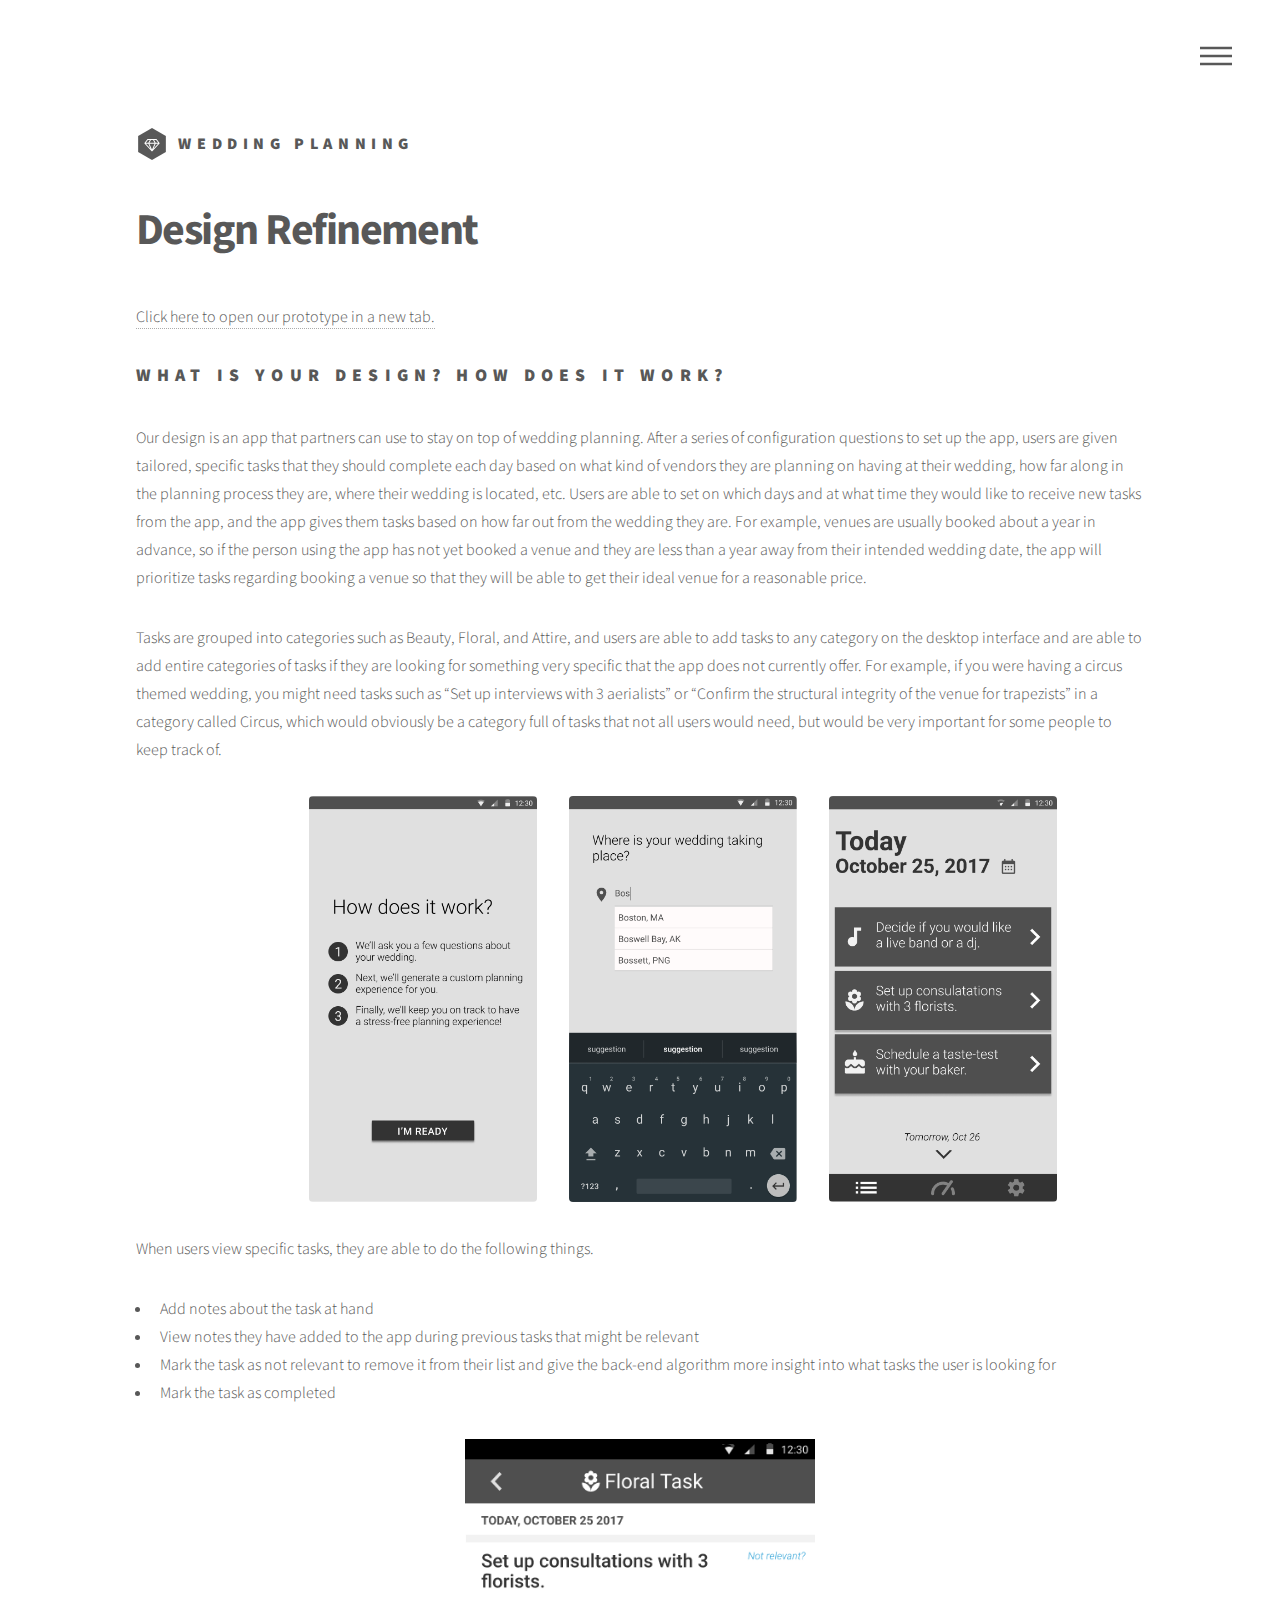
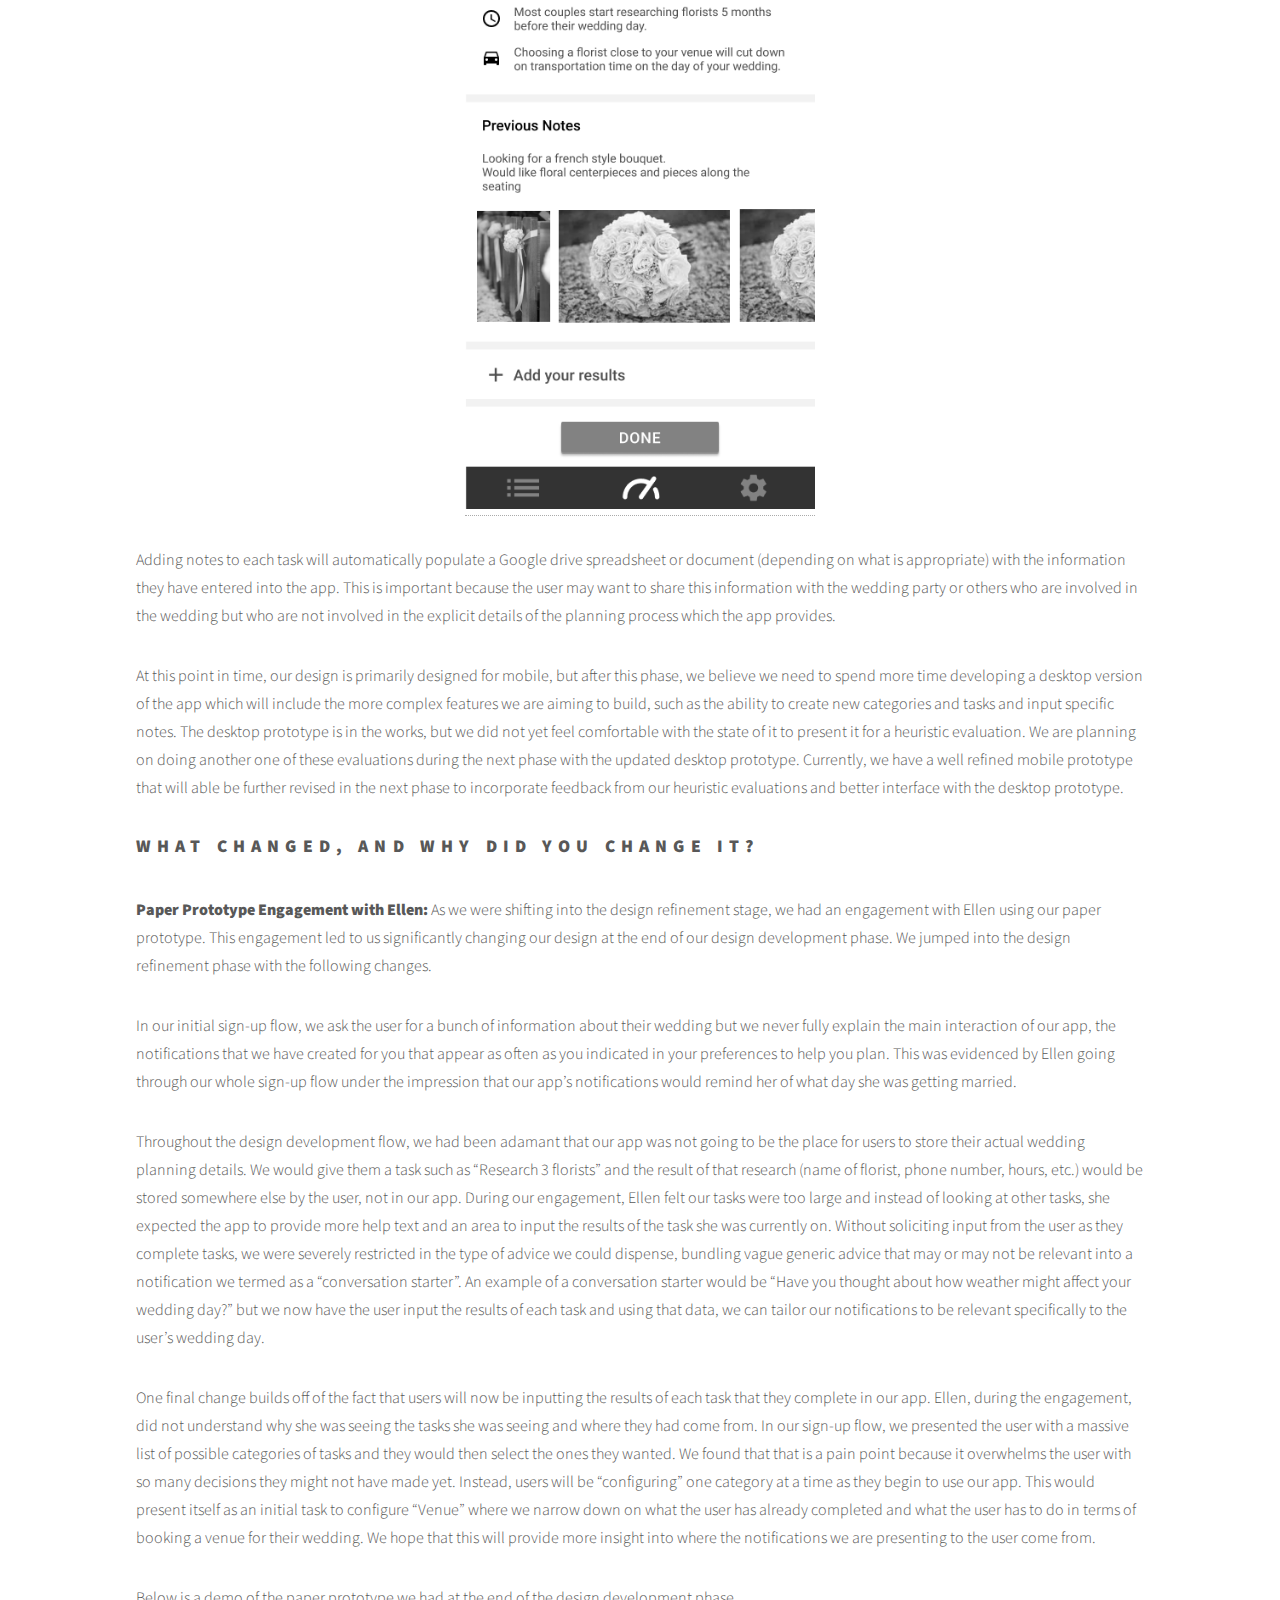
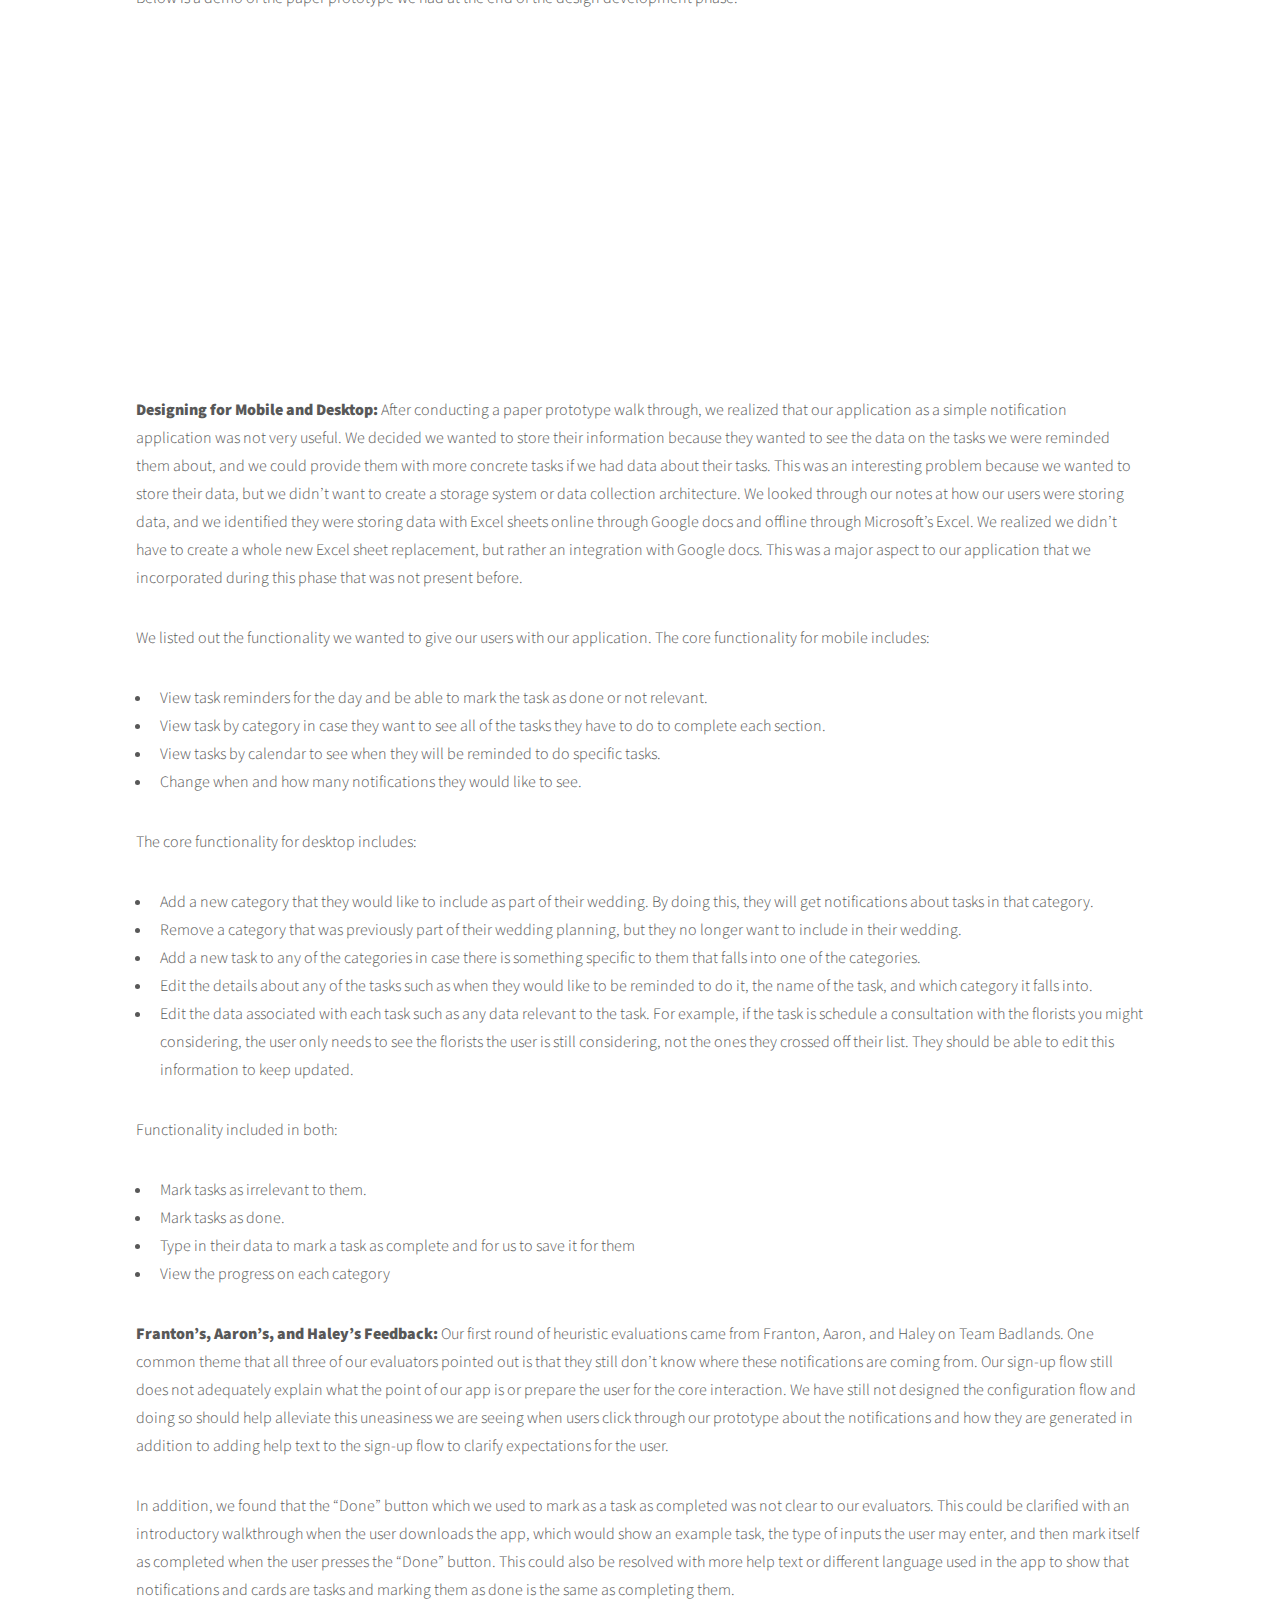
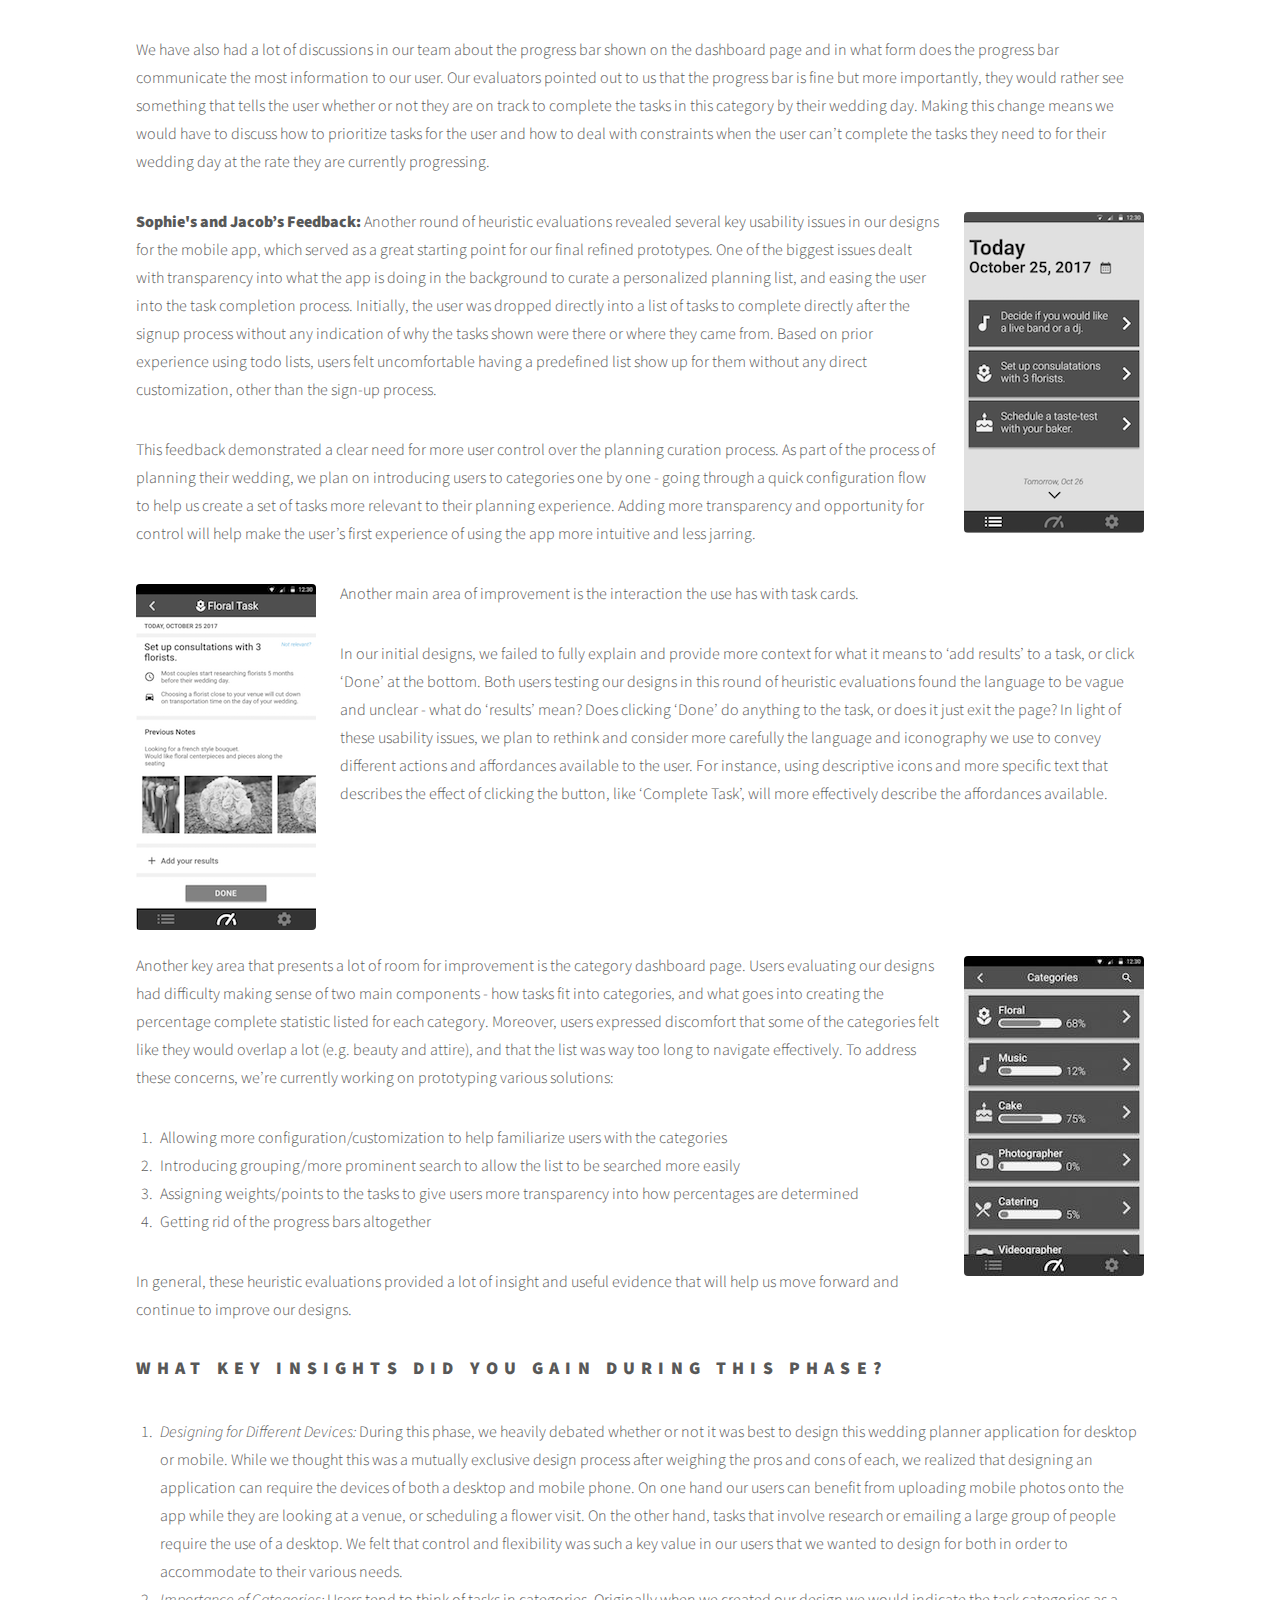
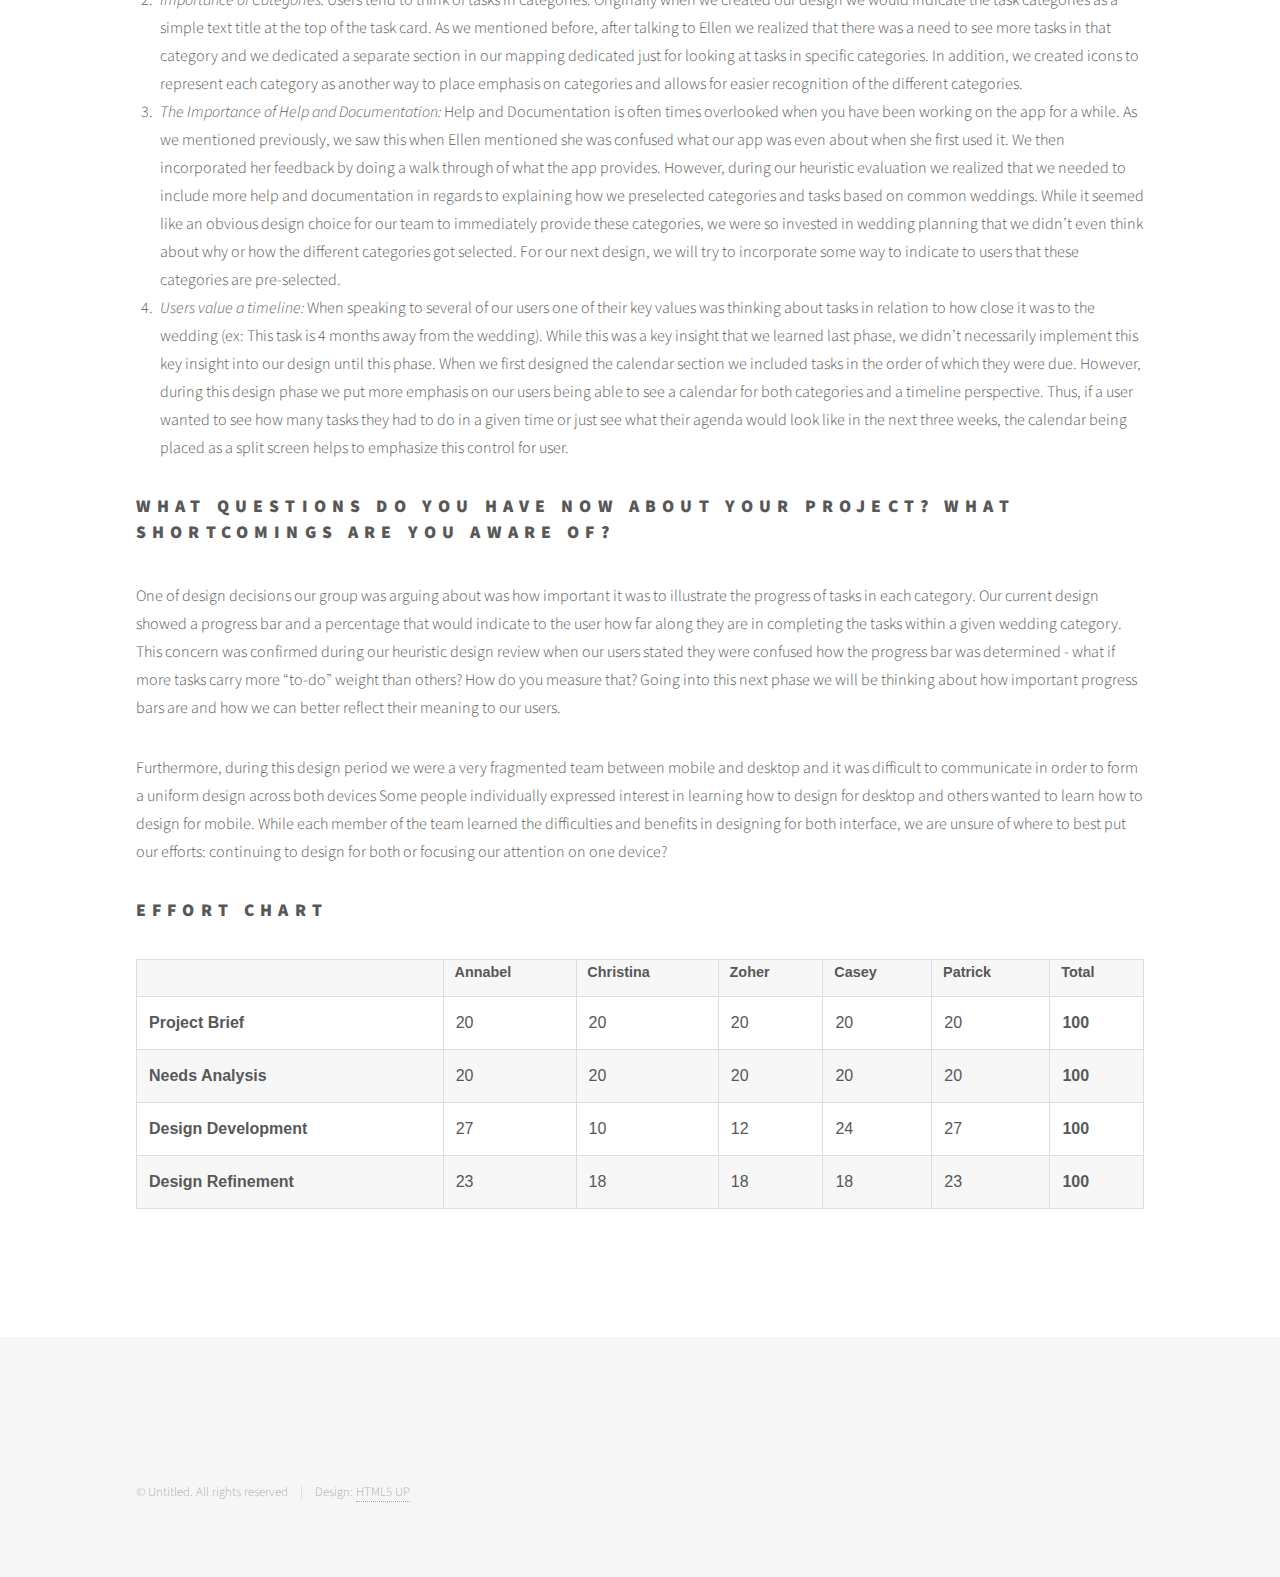
<file: designrefinement.html>
<!DOCTYPE HTML>
<!--
    Phantom by HTML5 UP
    html5up.net | @ajlkn
    Free for personal and commercial use under the CCA 3.0 license (html5up.net/license)
-->
<html>
    <head>
        <title>Design Refinement</title>
        <meta charset="utf-8" />
        <meta name="viewport" content="width=device-width, initial-scale=1" />
        <!--[if lte IE 8]><script src="assets/js/ie/html5shiv.js"></script><![endif]-->
        <link rel="stylesheet" href="assets/css/main.css" />
        <!--[if lte IE 9]><link rel="stylesheet" href="assets/css/ie9.css" /><![endif]-->
        <!--[if lte IE 8]><link rel="stylesheet" href="assets/css/ie8.css" /><![endif]-->
    </head>
    <body>

<!-- Wrapper -->
        <div id="wrapper">

            <!-- Header -->
                <header id="header">
                    <div class="inner">

                        <!-- Logo -->
                            <a href="index.html" class="logo">
                                <span class="symbol"><img src="images/logo.svg" alt="" /></span><span class="title">Wedding Planning</span>
                            </a>

                        <!-- Nav -->
                            <nav>
                                <ul>
                                    <li><a href="#menu">Menu</a></li>
                                </ul>
                            </nav>

                    </div>
                </header>

            <!-- Menu -->
                <nav id="menu">
                    <h2>Menu</h2>
                        <ul>
                            <li><a href="index.html">Home</a></li>
                            <li><a href="projectbrief.html">Project Brief </a></li>
                            <li><a href="consentnarrative.html"> Consent Narrative</a></li>
                            <li><a href="inspo.html">Inspirational Designs</a></li>
                            <li><a href="needsanalysis.html">Needs Analysis</a></li>
                            <li><a href="designdevelopment.html">Design Development</a></li>
                            <li><a href="heuristicevaluation.html">Heuristic Evaluation</a></li>
                            <li><a href="designrefinement.html">Design Refinement</a></li>
                            <li><a href="formalusabilitytestdesign.html">Formal Usability Test Design</a></li>
                            <li><a href="finalrefinement.html">Final Refinement</a></li>
                        </ul>
                </nav>

            <!-- Main -->
            <div id="main">
                <div class="inner">
                    <h1>Design Refinement</h1>

                    <p><a target="_blank" href="https://projects.invisionapp.com/share/H2999IYMN#/screens">Click here to open our prototype in a new tab.</a></p>

                    <h2>What is your design? How does it work?</h2>

                    <p>Our design is an app that partners can use to stay on top of wedding planning.  After a series of configuration questions to set up the app, users are given tailored, specific tasks that they should complete each day based on what kind of vendors they are planning on having at their wedding, how far along in the planning process they are, where their wedding is located, etc.  Users are able to set on which days and at what time they would like to receive new tasks from the app, and the app gives them tasks based on how far out from the wedding they are.  For example, venues are usually booked about a year in advance, so if the person using the app has not yet booked a venue and they are less than a year away from their intended wedding date, the app will prioritize tasks regarding booking a venue so that they will be able to get their ideal venue for a reasonable price.</p>

                    <p>Tasks are grouped into categories such as Beauty, Floral, and Attire, and users are able to add tasks to any category on the desktop interface and are able to add entire categories of tasks if they are looking for something very specific that the app does not currently offer.  For example, if you were having a circus themed wedding, you might need tasks such as “Set up interviews with 3 aerialists” or “Confirm the structural integrity of the venue for trapezists” in a category called Circus,  which would obviously be a category full of tasks that not all users would need, but would be very important for some people to keep track of.</p>

                    <div class="box alt">
                        <div class="row uniform">
                            <div class="2u"></div>
                            <div class="3u">
                                <span class="image fit"><a href="images/designrefinementimgs/2. Introduction.png"><img src="images/designrefinementimgs/2. Introduction.png" alt="" /></a></span>
                            </div>

                            <div class="3u">
                                <span class="image fit"><a href="images/designrefinementimgs/9. Location3.png"><img src="images/designrefinementimgs/9. Location3.png" alt="" /></a></span>
                            </div>

                            <div class="3u">
                                <span class="image fit"><a href="images/designrefinementimgs/TaskListShort.png"><img src="images/designrefinementimgs/TaskListShort.png" alt="" /></a></span>
                            </div>
                        </div>
                    </div>

                    <p>When users view specific tasks, they are able to do the following things.</p>

                    <ul>
                        <li>Add notes about the task at hand</li>
                        <li>View notes they have added to the app during previous tasks that might be relevant</li>
                        <li>Mark the task as not relevant to remove it from their list and give the back-end algorithm more insight into what tasks the user is looking for</li>
                        <li>Mark the task as completed</li>
                    </ul>

                    <center><a href="images/designrefinementimgs/TaskPageFloral.png"><img src="images/designrefinementimgs/TaskPageFloral.png" width="350" height="670"></a></center>
                    <br>
                    <p>Adding notes to each task will automatically populate a Google drive spreadsheet or document (depending on what is appropriate) with the information they have entered into the app.  This is important because the user may want to share this information with the wedding party or others who are involved in the wedding but who are not involved in the explicit details of the planning process which the app provides.</p>

                    <p>At this point in time, our design is primarily designed for mobile, but after this phase, we believe we need to spend more time developing a desktop version of the app which will include the more complex features we are aiming to build, such as the ability to create new categories and tasks and input specific notes.  The desktop prototype is in the works, but we did not yet feel comfortable with the state of it to present it for a heuristic evaluation.  We are planning on doing another one of these evaluations during the next phase with the updated desktop prototype.  Currently, we have a well refined mobile prototype that will able be further revised in the next phase to incorporate feedback from our heuristic evaluations and better interface with the desktop prototype.</p>

                    <h2>What changed, and why did you change it?</h2>

                    <p> <strong>Paper Prototype Engagement with Ellen: </strong>
                    As we were shifting into the design refinement stage, we had an engagement with Ellen using our paper prototype. This engagement led to us significantly changing our design at the end of our design development phase. We jumped into the design refinement phase with the following changes.
                    </p>

                    <p>In our initial sign-up flow, we ask the user for a bunch of information about their wedding but we never fully explain the main interaction of our app, the notifications that we have created for you that appear as often as you indicated in your preferences to help you plan. This was evidenced by Ellen going through our whole sign-up flow under the impression that our app’s notifications would remind her of what day she was getting married.</p>

                    <p>Throughout the design development flow, we had been adamant that our app was not going to be the place for users to store their actual wedding planning details. We would give them a task such as “Research 3 florists” and the result of that research (name of florist, phone number, hours, etc.) would be stored somewhere else by the user, not in our app. During our engagement, Ellen felt our tasks were too large and instead of looking at other tasks, she expected the app to provide more help text and an area to input the results of the task she was currently on. Without soliciting input from the user as they complete tasks, we were severely restricted in the type of advice we could dispense, bundling vague generic advice that may or may not be relevant into a notification we termed as a “conversation starter”. An example of a conversation starter would be “Have you thought about how weather might affect your wedding day?” but we now have the user input the results of each task and using that data, we can tailor our notifications to be relevant specifically to the user’s wedding day.</p>

                    <p>One final change builds off of the fact that users will now be inputting the results of each task that they complete in our app. Ellen, during the engagement, did not understand why she was seeing the tasks she was seeing and where they had come from. In our sign-up flow, we presented the user with a massive list of possible categories of tasks and they would then select the ones they wanted. We found that that is a pain point because it overwhelms the user with so many decisions they might not have made yet. Instead, users will be “configuring” one category at a time as they begin to use our app. This would present itself as an initial task to configure “Venue” where we narrow down on what the user has already completed and what the user has to do in terms of booking a venue for their wedding. We hope that this will provide more insight into where the notifications we are presenting to the user come from.</p>


                    <p>Below is a demo of the paper prototype we had at the end of the design development phase.</p>

                    <center><iframe width="560" height="315" src="https://www.youtube.com/embed/vkivqHFf3EM" frameborder="0" allowfullscreen></iframe></center>

                    <br>
                    <p> <strong>Designing for Mobile and Desktop: </strong>
                    After conducting a paper prototype walk through, we realized that our application as a simple notification application was not very useful. We decided we wanted to store their information because they wanted to see the data on the tasks we were reminded them about, and we could provide them with more concrete tasks if we had data about their tasks. This was an interesting problem because we wanted to store their data, but we didn’t want to create a storage system or data collection architecture. We looked through our notes at how our users were storing data, and we identified they were storing data with Excel sheets online through Google docs and offline through Microsoft’s Excel. We realized we didn’t have to create a whole new Excel sheet replacement, but rather an integration with Google docs. This was a major aspect to our application that we incorporated during this phase that was not present before. 
                    </p>

                    <p>We listed out the functionality we wanted to give our users with our application. The core functionality for mobile includes:</p>

                    <ul>
                        <li>View task reminders for the day and be able to mark the task as done or not relevant.</li>
                        <li>View task by category in case they want to see all of the tasks they have to do to complete each section.</li>
                        <li>View tasks by calendar to see when they will be reminded to do specific tasks.</li>
                        <li>Change when and how many notifications they would like to see.</li>
                    </ul>

                    <p>The core functionality for desktop includes:</p>

                    <ul>
                        <li>Add a new category that they would like to include as part of their wedding. By doing this, they will get notifications about tasks in that category.</li>
                        <li>Remove a category that was previously part of their wedding planning, but they no longer want to include in their wedding.</li>
                        <li>Add a new task to any of the categories in case there is something specific to them that falls into one of the categories.</li>
                        <li>Edit the details about any of the tasks such as when they would like to be reminded to do it, the name of the task, and which category it falls into.</li>
                        <li>Edit the data associated with each task such as any data relevant to the task. For example, if the task is schedule a consultation with the florists you might considering, the user only needs to see the florists the user is still considering, not the ones they crossed off their list. They should be able to edit this information to keep updated.</li>
                    </ul>

                    <p>Functionality included in both:</p>

                    <ul>
                    <li>Mark tasks as irrelevant to them.</li>
                    <li>Mark tasks as done.</li>
                    <li>Type in their data to mark a task as complete and for us to save it for them </li>
                    <li>View the progress on each category </li>
                    </ul>

                    <p> <strong>Franton’s, Aaron’s, and Haley’s Feedback: </strong>
                    Our first round of heuristic evaluations came from Franton, Aaron, and Haley on Team Badlands. One common theme that all three of our evaluators pointed out is that they still don’t know where these notifications are coming from. Our sign-up flow still does not adequately explain what the point of our app is or prepare the user for the core interaction. We have still not designed the configuration flow and doing so should help alleviate this uneasiness we are seeing when users click through our prototype about the notifications and how they are generated in addition to adding help text to the sign-up flow to clarify expectations for the user.</p>

                    <p>In addition, we found that the “Done” button which we used to mark as a task as completed was not clear to our evaluators. This could be clarified with an introductory walkthrough when the user downloads the app, which would show an example task, the type of inputs the user may enter, and then mark itself as completed when the user presses the “Done” button. This could also be resolved with more help text or different language used in the app to show that notifications and cards are tasks and marking them as done is the same as completing them.</p>

                    <p>We have also had a lot of discussions in our team about the progress bar shown on the dashboard page and in what form does the progress bar communicate the most information to our user. Our evaluators pointed out to us that the progress bar is fine but more importantly, they would rather see something that tells the user whether or not they are on track to complete the tasks in this category by their wedding day. Making this change means we would have to discuss how to prioritize tasks for the user and how to deal with constraints when the user can’t complete the tasks they need to for their wedding day at the rate they are currently progressing.</p>

                    <p> <strong>Sophie's and Jacob’s Feedback: </strong>

                    <span class="image right"><a href="images/designrefinementimgs/TaskListShort.png"><img src="images/designrefinementimgs/TaskListShort2.png"></a></span>

                    Another round of heuristic evaluations revealed several key usability issues in our designs for the mobile app, which served as a great starting point for our final refined prototypes. One of the biggest issues dealt with transparency into what the app is doing in the background to curate a personalized planning list, and easing the user into the task completion process. Initially, the user was dropped directly into a list of tasks to complete directly after the signup process without any indication of why the tasks shown were there or where they came from. Based on prior experience using todo lists, users felt uncomfortable having a predefined list show up for them without any direct customization, other than the sign-up process. 
                    </p>

                    <p>This feedback demonstrated a clear need for more user control over the planning curation process. As part of the process of planning their wedding, we plan on introducing users to categories one by one - going through a quick configuration flow to help us create a set of tasks more relevant to their planning experience. Adding more transparency and opportunity for control will help make the user’s first experience of using the app more intuitive and less jarring.</p>

                    <span class="image left"><a href="images/designrefinementimgs/TaskPageFloral.png"><img src="images/designrefinementimgs/TaskPageFloral2.png"></a></span>

                    <p>Another main area of improvement is the interaction the use has with task cards.</p>

                    <p>In our initial designs, we failed to fully explain and provide more context for what it means to ‘add results’ to a task, or click ‘Done’ at the bottom. Both users testing our designs in this round of heuristic evaluations found the language to be vague and unclear - what do ‘results’ mean? Does clicking ‘Done’ do anything to the task, or does it just exit the page? In light of these usability issues, we plan to rethink and consider more carefully the language and iconography we use to convey different actions and affordances available to the user. For instance, using descriptive icons and more specific text that describes the effect of clicking the button, like ‘Complete Task’, will more effectively describe the affordances available.</p>

                    <br><br><br><br>
                    <span class="image right"><a href="images/designrefinementimgs/Categories.jpeg"><img src="images/designrefinementimgs/Categories.jpeg"></a></span>

                    <p>Another key area that presents a lot of room for improvement is the category dashboard page. Users evaluating our designs had difficulty making sense of two main components - how tasks fit into categories, and what goes into creating the percentage complete statistic listed for each category. Moreover, users expressed discomfort that some of the categories felt like they would overlap a lot (e.g. beauty and attire), and that the list was way too long to navigate effectively. To address these concerns, we’re currently working on prototyping various solutions:</p>

                    <ol>
                        <li>Allowing more configuration/customization to help familiarize users with the categories</li>
                        <li>Introducing grouping/more prominent search to allow the list to be searched more easily</li>
                        <li>Assigning weights/points to the tasks to give users more transparency into how percentages are determined</li>
                        <li>Getting rid of the progress bars altogether</li>
                    </ol>

                    <p>In general, these heuristic evaluations provided a lot of insight and useful evidence that will help us move forward and continue to improve our designs.</p>

                    <h2>What key insights did you gain during this phase?</h2>

                    <p>
                    <ol type="1">
                       <li><i>Designing for Different Devices:</i> During this phase, we heavily debated whether or not it was best to design this wedding planner application for desktop or mobile. While we thought this was a mutually exclusive design process after weighing the pros and cons of each, we realized that designing an application can require the devices of both a desktop and mobile phone. On one hand our users can benefit from uploading mobile photos onto the app while they are looking at a venue, or scheduling a flower visit. On the other hand, tasks that involve research or emailing a large group of people require the use of a desktop. We felt that control and flexibility was such a key value in our users that we wanted to design for both in order to accommodate to their various needs. </li>

                       <li><i>Importance of Categories:</i> Users tend to think of tasks in categories. Originally when we created our design we would indicate the task categories as a simple text title at the top of the task card. As we mentioned before, after talking to Ellen we realized that there was a need to see more tasks in that category and we dedicated a separate section in our mapping dedicated just for looking at tasks in specific categories. In addition, we created icons to represent each category as another way to place emphasis on categories and allows for easier recognition of the different categories.</li>

                       <li><i>The Importance of Help and Documentation:</i> Help and Documentation is often times overlooked when you have been working on the app for a while. As we mentioned previously, we saw this when Ellen mentioned she was confused what our app was even about when she first used it. We then incorporated her feedback by doing a walk through of what the app provides. However, during our heuristic evaluation we realized that we needed to include more help and documentation in regards to explaining how we preselected categories and tasks based on common weddings. While it seemed like an obvious design choice for our team to immediately provide these categories, we were so invested in wedding planning that we didn’t even think about why or how the different categories got selected. For our next design, we will try to incorporate some way to indicate to users that these categories are pre-selected. </li>


                        <li><i>Users value a timeline:</i> When speaking to several of our users one of their key values was thinking about tasks in relation to how close it was to the wedding (ex: This task is 4 months away from the wedding). While this was a key insight that we learned last phase, we didn’t necessarily implement this key insight into our design until this phase. When we first designed the calendar section we included tasks in the order of which they were due. However, during this design phase we put more emphasis on our users being able to see a calendar for both categories and a timeline perspective. Thus, if a user wanted to see how many tasks they had to do in a given time or just see what their agenda would look like in the next three weeks, the calendar being placed as a split screen helps to emphasize this control for user.</li>

                    </ol>
                    </p>

                    <h2>What questions do you have now about your project? What shortcomings are you aware of?</h2>

                    <p>One of design decisions our group was arguing about was how important it was to illustrate the progress of tasks in each category. Our current design showed a progress bar and a percentage that would indicate to the user how far along they are in completing the tasks within a given wedding category. This concern was confirmed during our heuristic design review when our users stated they were confused how the progress bar was determined - what if more tasks carry more “to-do” weight than others? How do you measure that? Going into this next phase we will be thinking about how important progress bars are and how we can better reflect their meaning to our users.</p>


                    <p>Furthermore, during this design period we were a very fragmented team between mobile and desktop and it was difficult to communicate in order to form a uniform design across both devices Some people individually expressed interest in learning how to design for desktop and others wanted to learn how to design for mobile. While each member of the team learned the difficulties and benefits in designing for both interface, we are unsure of where to best put our efforts: continuing to design for both or focusing our attention on one device?</p>
        

                    <h2>Effort Chart</h2>

                            <table>
                              <tr>
                                <th></th>
                                <th>Annabel</th>
                                <th>Christina</th>
                                <th>Zoher</th>
                                <th>Casey</th>
                                <th>Patrick</th>
                                <th>Total</th>
                              </tr>
                              <tr>
                                <td><strong>Project Brief</strong></td>
                                <td>20</td>
                                <td>20</td>
                                <td>20</td>
                                <td>20</td>
                                <td>20</td>
                                <td><strong>100</strong></td>
                              </tr>
                              <tr>
                                <td><strong>Needs Analysis</strong></td>
                                <td>20</td>
                                <td>20</td>
                                <td>20</td>
                                <td>20</td>
                                <td>20</td>
                                <td><strong>100</strong></td>
                              </tr>
                              <tr>
                                <td><strong>Design Development</strong></td>
                                <td>27</td>
                                <td>10</td>
                                <td>12</td>
                                <td>24</td>
                                <td>27</td>
                                <td><strong>100</strong></td>
                              </tr>
                              <tr>
                                <td><strong>Design Refinement</strong></td>
                                <td>23</td>
                                <td>18</td>
                                <td>18</td>
                                <td>18</td>
                                <td>23</td>
                                <td><strong>100</strong></td>
                              </tr>
                            </table>


                </div>
            </div>


            <!-- Footer -->
            <footer id="footer">
                <div class="inner">
<!--                            <section>
                        <h2>Get in touch</h2>
                        <form method="post" action="#">
                            <div class="field half first">
                                <input type="text" name="name" id="name" placeholder="Name" />
                            </div>
                            <div class="field half">
                                <input type="email" name="email" id="email" placeholder="Email" />
                            </div>
                            <div class="field">
                                <textarea name="message" id="message" placeholder="Message"></textarea>
                            </div>
                            <ul class="actions">
                                <li><input type="submit" value="Send" class="special" /></li>
                            </ul>
                        </form>
                    </section>
                    <section>
                        <h2>Follow</h2>
                        <ul class="icons">
                            <li><a href="#" class="icon style2 fa-twitter"><span class="label">Twitter</span></a></li>
                            <li><a href="#" class="icon style2 fa-facebook"><span class="label">Facebook</span></a></li>
                            <li><a href="#" class="icon style2 fa-instagram"><span class="label">Instagram</span></a></li>
                            <li><a href="#" class="icon style2 fa-dribbble"><span class="label">Dribbble</span></a></li>
                            <li><a href="#" class="icon style2 fa-github"><span class="label">GitHub</span></a></li>
                            <li><a href="#" class="icon style2 fa-500px"><span class="label">500px</span></a></li>
                            <li><a href="#" class="icon style2 fa-phone"><span class="label">Phone</span></a></li>
                            <li><a href="#" class="icon style2 fa-envelope-o"><span class="label">Email</span></a></li>
                        </ul>
                    </section> -->
                    <ul class="copyright">
                        <li>&copy; Untitled. All rights reserved</li><li>Design: <a href="http://html5up.net">HTML5 UP</a></li>
                    </ul>
                </div>
            </footer>

    </div>

<!-- Scripts -->
    <script src="assets/js/jquery.min.js"></script>
    <script src="assets/js/skel.min.js"></script>
    <script src="assets/js/util.js"></script>
    <!--[if lte IE 8]><script src="assets/js/ie/respond.min.js"></script><![endif]-->
    <script src="assets/js/main.js"></script>

</body>
</html>
</file>
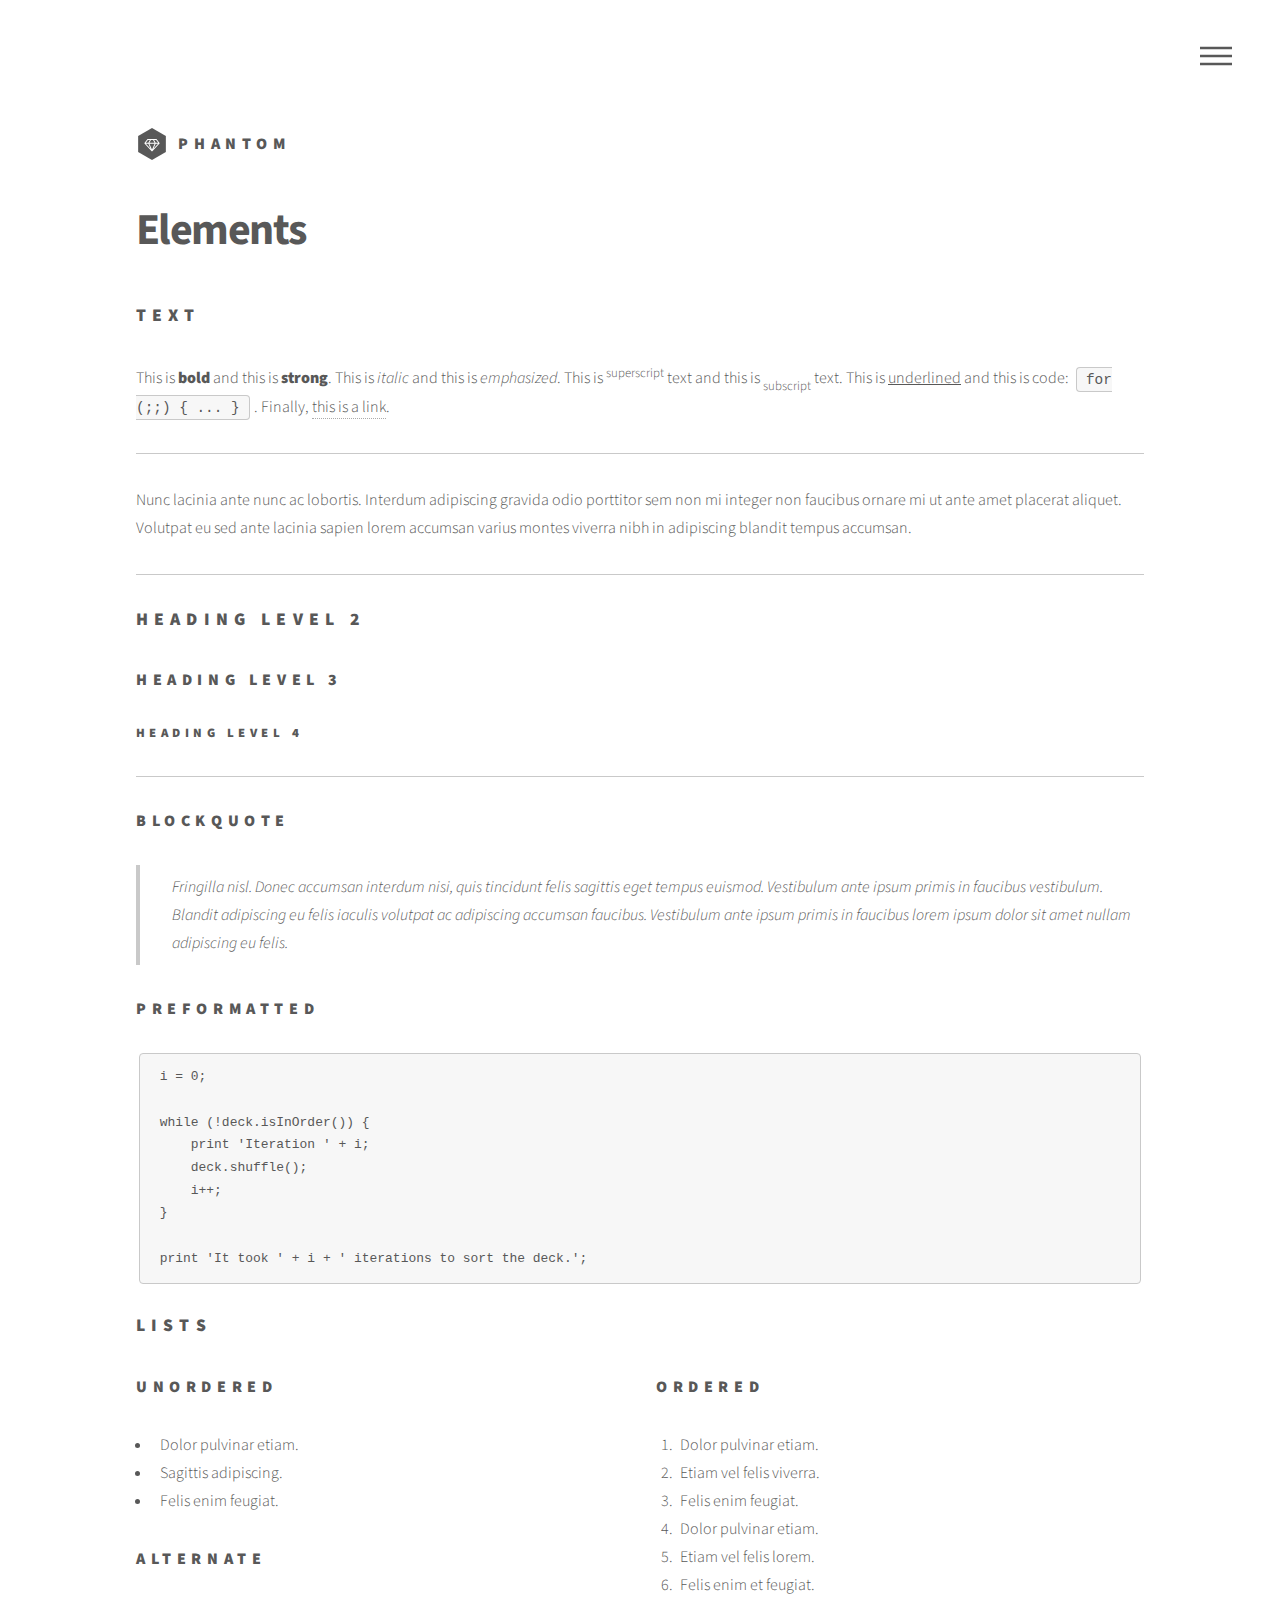
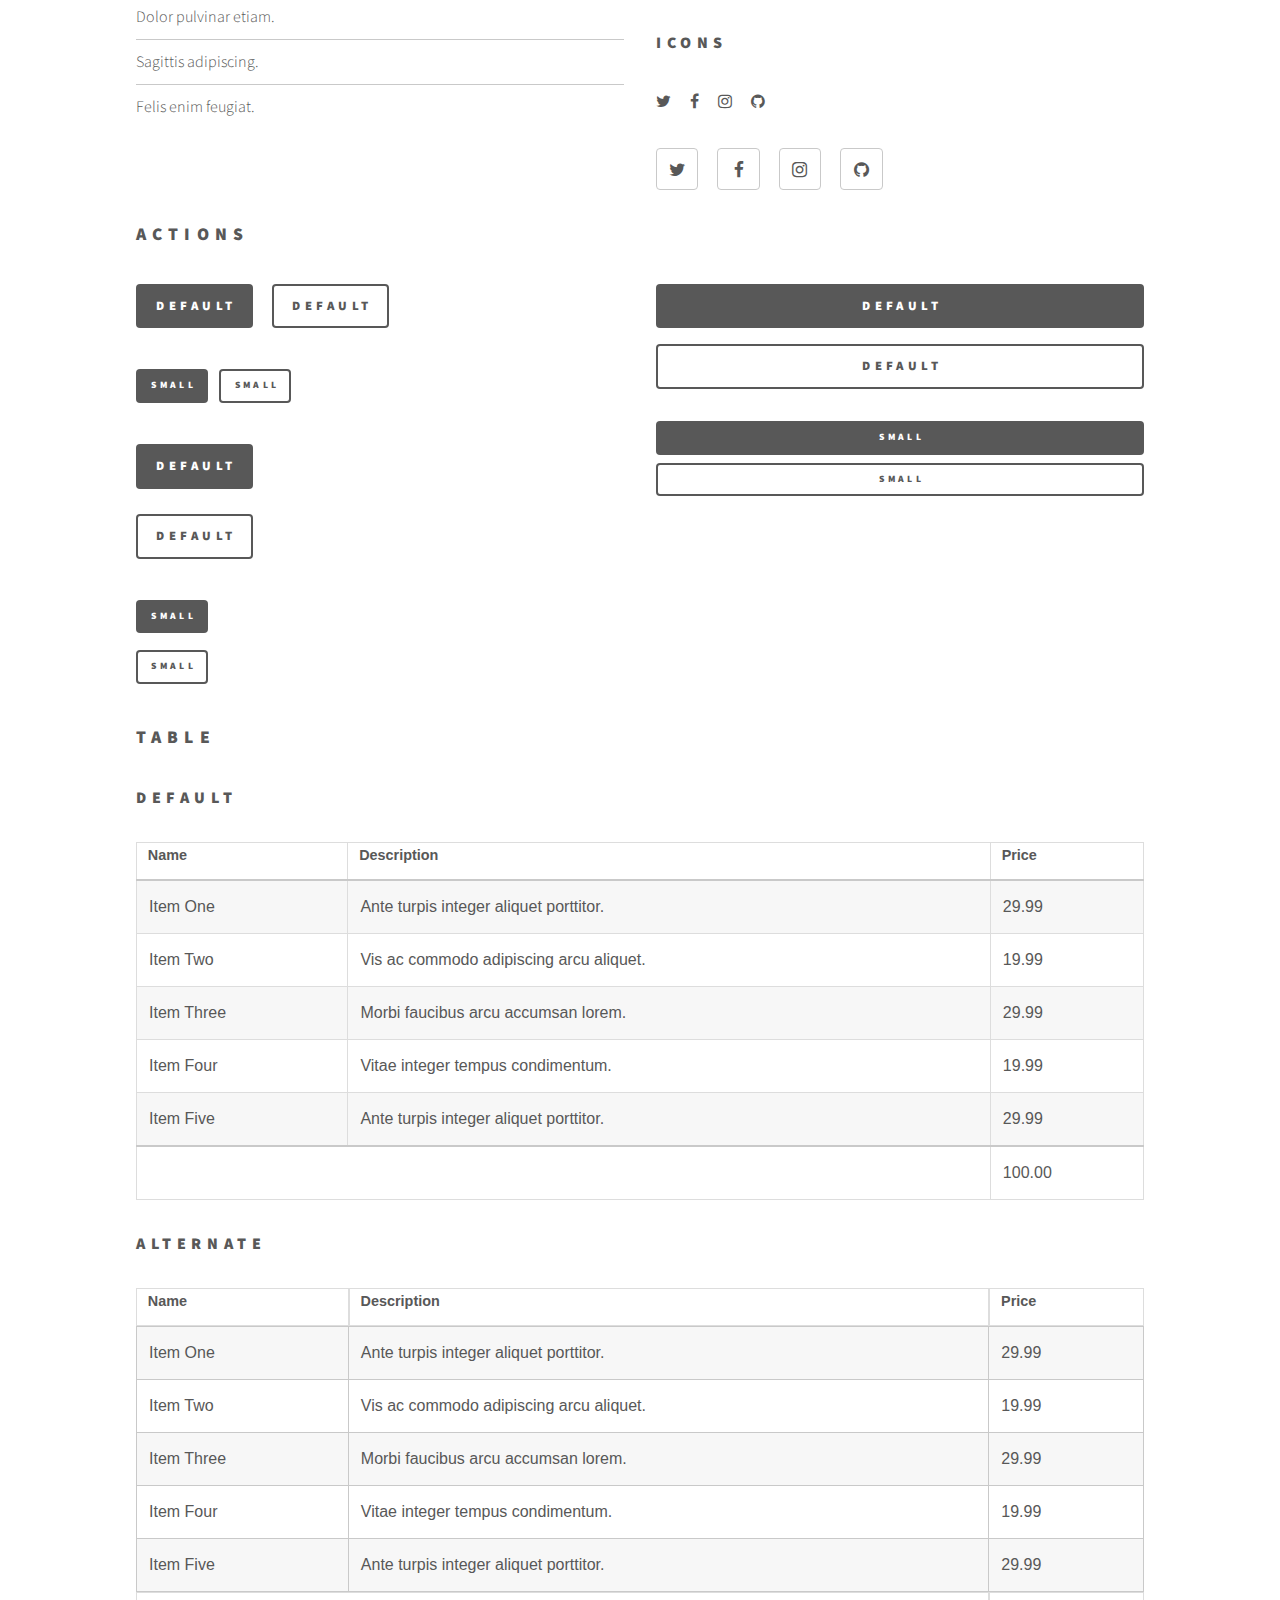
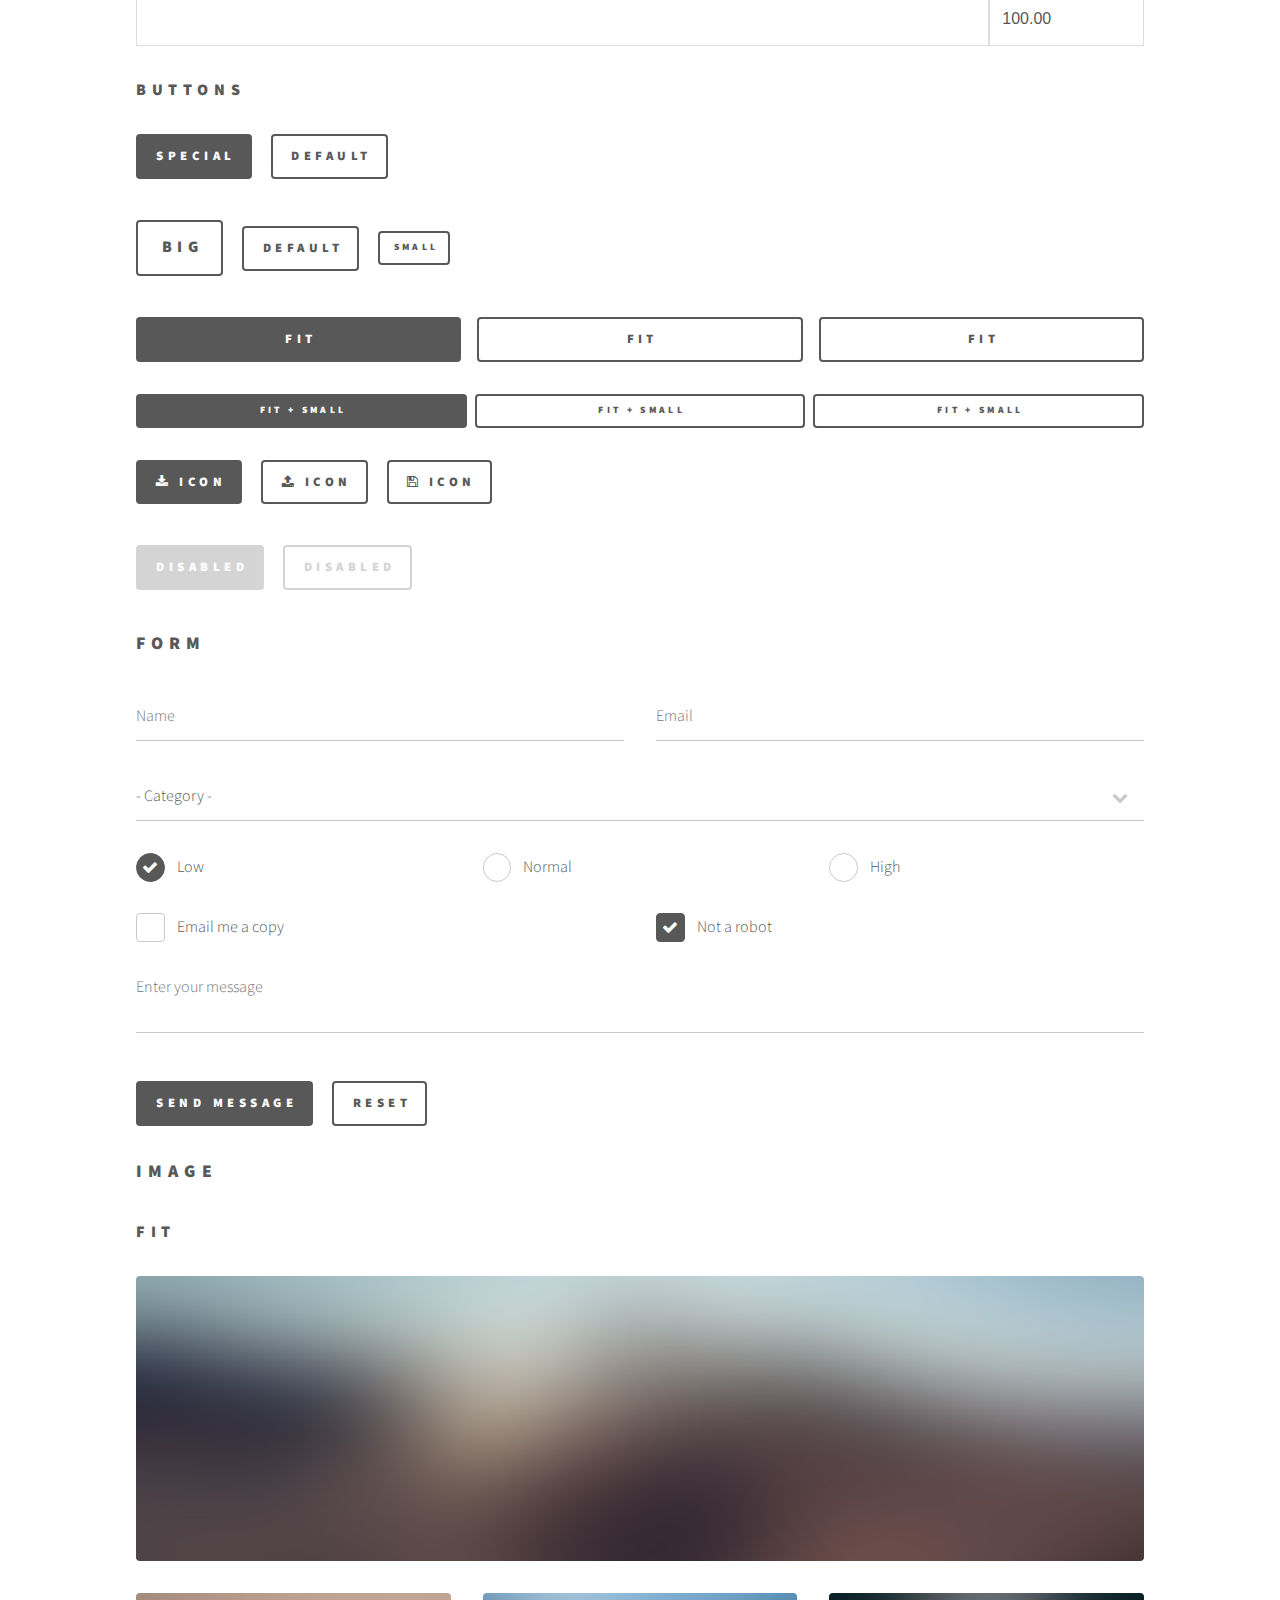
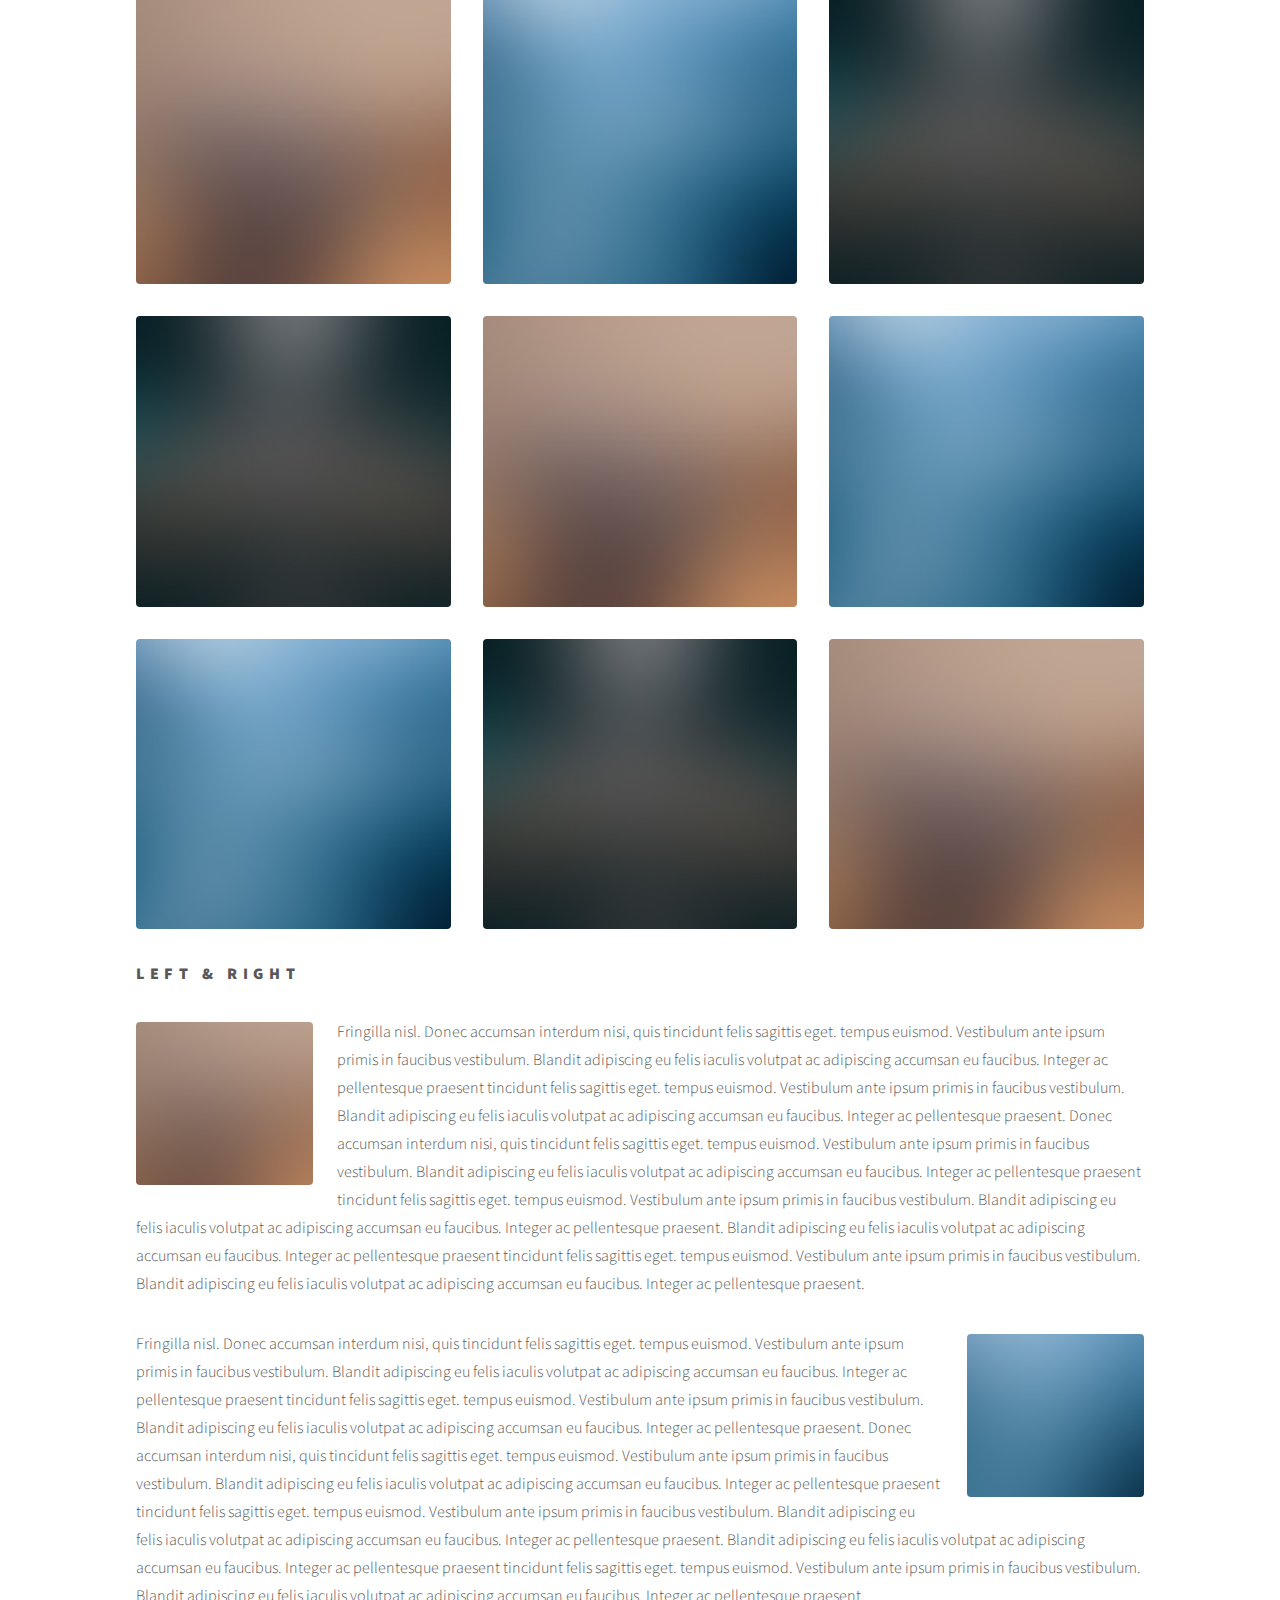
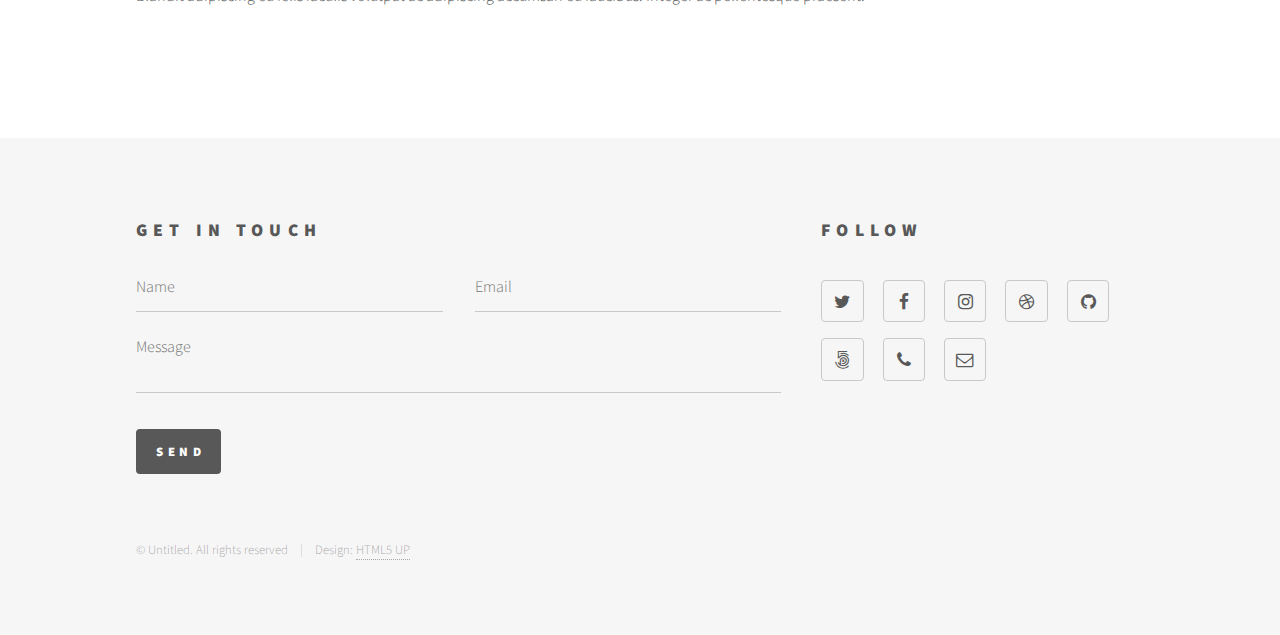
<file: elements.html>
<!DOCTYPE HTML>
<!--
	Phantom by HTML5 UP
	html5up.net | @ajlkn
	Free for personal and commercial use under the CCA 3.0 license (html5up.net/license)
-->
<html>
	<head>
		<title>Elements - Phantom by HTML5 UP</title>
		<meta charset="utf-8" />
		<meta name="viewport" content="width=device-width, initial-scale=1" />
		<!--[if lte IE 8]><script src="assets/js/ie/html5shiv.js"></script><![endif]-->
		<link rel="stylesheet" href="assets/css/main.css" />
		<!--[if lte IE 9]><link rel="stylesheet" href="assets/css/ie9.css" /><![endif]-->
		<!--[if lte IE 8]><link rel="stylesheet" href="assets/css/ie8.css" /><![endif]-->
	</head>
	<body>
		<!-- Wrapper -->
			<div id="wrapper">

				<!-- Header -->
					<header id="header">
						<div class="inner">

							<!-- Logo -->
								<a href="index.html" class="logo">
									<span class="symbol"><img src="images/logo.svg" alt="" /></span><span class="title">Phantom</span>
								</a>

							<!-- Nav -->
								<nav>
									<ul>
										<li><a href="#menu">Menu</a></li>
									</ul>
								</nav>

						</div>
					</header>

				<!-- Menu -->
					<nav id="menu">
						<h2>Menu</h2>
						<ul>
							<li><a href="index.html">Home</a></li>
							<li><a href="generic.html">Ipsum veroeros</a></li>
							<li><a href="generic.html">Tempus etiam</a></li>
							<li><a href="generic.html">Consequat dolor</a></li>
							<li><a href="elements.html">Elements</a></li>
						</ul>
					</nav>

				<!-- Main -->
					<div id="main">
						<div class="inner">
							<h1>Elements</h1>

							<!-- Text -->
								<section>
									<h2>Text</h2>
									<p>This is <b>bold</b> and this is <strong>strong</strong>. This is <i>italic</i> and this is <em>emphasized</em>.
									This is <sup>superscript</sup> text and this is <sub>subscript</sub> text.
									This is <u>underlined</u> and this is code: <code>for (;;) { ... }</code>. Finally, <a href="#">this is a link</a>.</p>
									<hr />
									<p>Nunc lacinia ante nunc ac lobortis. Interdum adipiscing gravida odio porttitor sem non mi integer non faucibus ornare mi ut ante amet placerat aliquet. Volutpat eu sed ante lacinia sapien lorem accumsan varius montes viverra nibh in adipiscing blandit tempus accumsan.</p>
									<hr />
									<h2>Heading Level 2</h2>
									<h3>Heading Level 3</h3>
									<h4>Heading Level 4</h4>
									<hr />
									<h3>Blockquote</h3>
									<blockquote>Fringilla nisl. Donec accumsan interdum nisi, quis tincidunt felis sagittis eget tempus euismod. Vestibulum ante ipsum primis in faucibus vestibulum. Blandit adipiscing eu felis iaculis volutpat ac adipiscing accumsan faucibus. Vestibulum ante ipsum primis in faucibus lorem ipsum dolor sit amet nullam adipiscing eu felis.</blockquote>
									<h3>Preformatted</h3>
									<pre><code>i = 0;

while (!deck.isInOrder()) {
    print 'Iteration ' + i;
    deck.shuffle();
    i++;
}

print 'It took ' + i + ' iterations to sort the deck.';</code></pre>
								</section>

							<!-- Lists -->
								<section>
									<h2>Lists</h2>
									<div class="row">
										<div class="6u 12u$(medium)">
											<h3>Unordered</h3>
											<ul>
												<li>Dolor pulvinar etiam.</li>
												<li>Sagittis adipiscing.</li>
												<li>Felis enim feugiat.</li>
											</ul>
											<h3>Alternate</h3>
											<ul class="alt">
												<li>Dolor pulvinar etiam.</li>
												<li>Sagittis adipiscing.</li>
												<li>Felis enim feugiat.</li>
											</ul>
										</div>
										<div class="6u$ 12u$(medium)">
											<h3>Ordered</h3>
											<ol>
												<li>Dolor pulvinar etiam.</li>
												<li>Etiam vel felis viverra.</li>
												<li>Felis enim feugiat.</li>
												<li>Dolor pulvinar etiam.</li>
												<li>Etiam vel felis lorem.</li>
												<li>Felis enim et feugiat.</li>
											</ol>
											<h3>Icons</h3>
											<ul class="icons">
												<li><a href="#" class="icon style1 fa-twitter"><span class="label">Twitter</span></a></li>
												<li><a href="#" class="icon style1 fa-facebook"><span class="label">Facebook</span></a></li>
												<li><a href="#" class="icon style1 fa-instagram"><span class="label">Instagram</span></a></li>
												<li><a href="#" class="icon style1 fa-github"><span class="label">Github</span></a></li>
											</ul>
											<ul class="icons">
												<li><a href="#" class="icon style2 fa-twitter"><span class="label">Twitter</span></a></li>
												<li><a href="#" class="icon style2 fa-facebook"><span class="label">Facebook</span></a></li>
												<li><a href="#" class="icon style2 fa-instagram"><span class="label">Instagram</span></a></li>
												<li><a href="#" class="icon style2 fa-github"><span class="label">Github</span></a></li>
											</ul>
										</div>
									</div>
									<h2>Actions</h2>
									<div class="row">
										<div class="6u 12u$(medium)">
											<ul class="actions">
												<li><a href="#" class="button special">Default</a></li>
												<li><a href="#" class="button">Default</a></li>
											</ul>
											<ul class="actions small">
												<li><a href="#" class="button special small">Small</a></li>
												<li><a href="#" class="button small">Small</a></li>
											</ul>
											<ul class="actions vertical">
												<li><a href="#" class="button special">Default</a></li>
												<li><a href="#" class="button">Default</a></li>
											</ul>
											<ul class="actions vertical small">
												<li><a href="#" class="button special small">Small</a></li>
												<li><a href="#" class="button small">Small</a></li>
											</ul>
										</div>
										<div class="6u 12u$(medium)">
											<ul class="actions vertical">
												<li><a href="#" class="button special fit">Default</a></li>
												<li><a href="#" class="button fit">Default</a></li>
											</ul>
											<ul class="actions vertical small">
												<li><a href="#" class="button special small fit">Small</a></li>
												<li><a href="#" class="button small fit">Small</a></li>
											</ul>
										</div>
									</div>
								</section>

							<!-- Table -->
								<section>
									<h2>Table</h2>
									<h3>Default</h3>
									<div class="table-wrapper">
										<table>
											<thead>
												<tr>
													<th>Name</th>
													<th>Description</th>
													<th>Price</th>
												</tr>
											</thead>
											<tbody>
												<tr>
													<td>Item One</td>
													<td>Ante turpis integer aliquet porttitor.</td>
													<td>29.99</td>
												</tr>
												<tr>
													<td>Item Two</td>
													<td>Vis ac commodo adipiscing arcu aliquet.</td>
													<td>19.99</td>
												</tr>
												<tr>
													<td>Item Three</td>
													<td> Morbi faucibus arcu accumsan lorem.</td>
													<td>29.99</td>
												</tr>
												<tr>
													<td>Item Four</td>
													<td>Vitae integer tempus condimentum.</td>
													<td>19.99</td>
												</tr>
												<tr>
													<td>Item Five</td>
													<td>Ante turpis integer aliquet porttitor.</td>
													<td>29.99</td>
												</tr>
											</tbody>
											<tfoot>
												<tr>
													<td colspan="2"></td>
													<td>100.00</td>
												</tr>
											</tfoot>
										</table>
									</div>

									<h3>Alternate</h3>
									<div class="table-wrapper">
										<table class="alt">
											<thead>
												<tr>
													<th>Name</th>
													<th>Description</th>
													<th>Price</th>
												</tr>
											</thead>
											<tbody>
												<tr>
													<td>Item One</td>
													<td>Ante turpis integer aliquet porttitor.</td>
													<td>29.99</td>
												</tr>
												<tr>
													<td>Item Two</td>
													<td>Vis ac commodo adipiscing arcu aliquet.</td>
													<td>19.99</td>
												</tr>
												<tr>
													<td>Item Three</td>
													<td> Morbi faucibus arcu accumsan lorem.</td>
													<td>29.99</td>
												</tr>
												<tr>
													<td>Item Four</td>
													<td>Vitae integer tempus condimentum.</td>
													<td>19.99</td>
												</tr>
												<tr>
													<td>Item Five</td>
													<td>Ante turpis integer aliquet porttitor.</td>
													<td>29.99</td>
												</tr>
											</tbody>
											<tfoot>
												<tr>
													<td colspan="2"></td>
													<td>100.00</td>
												</tr>
											</tfoot>
										</table>
									</div>
								</section>

							<!-- Buttons -->
								<section>
									<h3>Buttons</h3>
									<ul class="actions">
										<li><a href="#" class="button special">Special</a></li>
										<li><a href="#" class="button">Default</a></li>
									</ul>
									<ul class="actions">
										<li><a href="#" class="button big">Big</a></li>
										<li><a href="#" class="button">Default</a></li>
										<li><a href="#" class="button small">Small</a></li>
									</ul>
									<ul class="actions fit">
										<li><a href="#" class="button special fit">Fit</a></li>
										<li><a href="#" class="button fit">Fit</a></li>
										<li><a href="#" class="button fit">Fit</a></li>
									</ul>
									<ul class="actions fit small">
										<li><a href="#" class="button special fit small">Fit + Small</a></li>
										<li><a href="#" class="button fit small">Fit + Small</a></li>
										<li><a href="#" class="button fit small">Fit + Small</a></li>
									</ul>
									<ul class="actions">
										<li><a href="#" class="button special icon fa-download">Icon</a></li>
										<li><a href="#" class="button icon fa-upload">Icon</a></li>
										<li><a href="#" class="button icon fa-save">Icon</a></li>
									</ul>
									<ul class="actions">
										<li><span class="button special disabled">Disabled</span></li>
										<li><span class="button disabled">Disabled</span></li>
									</ul>
								</section>

							<!-- Form -->
								<section>
									<h2>Form</h2>
									<form method="post" action="#">
										<div class="row uniform">
											<div class="6u 12u$(xsmall)">
												<input type="text" name="demo-name" id="demo-name" value="" placeholder="Name" />
											</div>
											<div class="6u$ 12u$(xsmall)">
												<input type="email" name="demo-email" id="demo-email" value="" placeholder="Email" />
											</div>
											<div class="12u$">
												<div class="select-wrapper">
													<select name="demo-category" id="demo-category">
														<option value="">- Category -</option>
														<option value="1">Manufacturing</option>
														<option value="1">Shipping</option>
														<option value="1">Administration</option>
														<option value="1">Human Resources</option>
													</select>
												</div>
											</div>
											<div class="4u 12u$(small)">
												<input type="radio" id="demo-priority-low" name="demo-priority" checked>
												<label for="demo-priority-low">Low</label>
											</div>
											<div class="4u 12u$(small)">
												<input type="radio" id="demo-priority-normal" name="demo-priority">
												<label for="demo-priority-normal">Normal</label>
											</div>
											<div class="4u$ 12u$(small)">
												<input type="radio" id="demo-priority-high" name="demo-priority">
												<label for="demo-priority-high">High</label>
											</div>
											<div class="6u 12u$(small)">
												<input type="checkbox" id="demo-copy" name="demo-copy">
												<label for="demo-copy">Email me a copy</label>
											</div>
											<div class="6u$ 12u$(small)">
												<input type="checkbox" id="demo-human" name="demo-human" checked>
												<label for="demo-human">Not a robot</label>
											</div>
											<div class="12u$">
												<textarea name="demo-message" id="demo-message" placeholder="Enter your message" rows="6"></textarea>
											</div>
											<div class="12u$">
												<ul class="actions">
													<li><input type="submit" value="Send Message" class="special" /></li>
													<li><input type="reset" value="Reset" /></li>
												</ul>
											</div>
										</div>
									</form>
								</section>

							<!-- Image -->
								<section>
									<h2>Image</h2>
									<h3>Fit</h3>
									<div class="box alt">
										<div class="row uniform">
											<div class="12u$"><span class="image fit"><img src="images/pic13.jpg" alt="" /></span></div>
											<div class="4u"><span class="image fit"><img src="images/pic01.jpg" alt="" /></span></div>
											<div class="4u"><span class="image fit"><img src="images/pic02.jpg" alt="" /></span></div>
											<div class="4u$"><span class="image fit"><img src="images/pic03.jpg" alt="" /></span></div>
											<div class="4u"><span class="image fit"><img src="images/pic03.jpg" alt="" /></span></div>
											<div class="4u"><span class="image fit"><img src="images/pic01.jpg" alt="" /></span></div>
											<div class="4u$"><span class="image fit"><img src="images/pic02.jpg" alt="" /></span></div>
											<div class="4u"><span class="image fit"><img src="images/pic02.jpg" alt="" /></span></div>
											<div class="4u"><span class="image fit"><img src="images/pic03.jpg" alt="" /></span></div>
											<div class="4u$"><span class="image fit"><img src="images/pic01.jpg" alt="" /></span></div>
										</div>
									</div>
									<h3>Left &amp; Right</h3>
									<p><span class="image left"><img src="images/pic14.jpg" alt="" /></span>Fringilla nisl. Donec accumsan interdum nisi, quis tincidunt felis sagittis eget. tempus euismod. Vestibulum ante ipsum primis in faucibus vestibulum. Blandit adipiscing eu felis iaculis volutpat ac adipiscing accumsan eu faucibus. Integer ac pellentesque praesent tincidunt felis sagittis eget. tempus euismod. Vestibulum ante ipsum primis in faucibus vestibulum. Blandit adipiscing eu felis iaculis volutpat ac adipiscing accumsan eu faucibus. Integer ac pellentesque praesent. Donec accumsan interdum nisi, quis tincidunt felis sagittis eget. tempus euismod. Vestibulum ante ipsum primis in faucibus vestibulum. Blandit adipiscing eu felis iaculis volutpat ac adipiscing accumsan eu faucibus. Integer ac pellentesque praesent tincidunt felis sagittis eget. tempus euismod. Vestibulum ante ipsum primis in faucibus vestibulum. Blandit adipiscing eu felis iaculis volutpat ac adipiscing accumsan eu faucibus. Integer ac pellentesque praesent. Blandit adipiscing eu felis iaculis volutpat ac adipiscing accumsan eu faucibus. Integer ac pellentesque praesent tincidunt felis sagittis eget. tempus euismod. Vestibulum ante ipsum primis in faucibus vestibulum. Blandit adipiscing eu felis iaculis volutpat ac adipiscing accumsan eu faucibus. Integer ac pellentesque praesent.</p>
									<p><span class="image right"><img src="images/pic15.jpg" alt="" /></span>Fringilla nisl. Donec accumsan interdum nisi, quis tincidunt felis sagittis eget. tempus euismod. Vestibulum ante ipsum primis in faucibus vestibulum. Blandit adipiscing eu felis iaculis volutpat ac adipiscing accumsan eu faucibus. Integer ac pellentesque praesent tincidunt felis sagittis eget. tempus euismod. Vestibulum ante ipsum primis in faucibus vestibulum. Blandit adipiscing eu felis iaculis volutpat ac adipiscing accumsan eu faucibus. Integer ac pellentesque praesent. Donec accumsan interdum nisi, quis tincidunt felis sagittis eget. tempus euismod. Vestibulum ante ipsum primis in faucibus vestibulum. Blandit adipiscing eu felis iaculis volutpat ac adipiscing accumsan eu faucibus. Integer ac pellentesque praesent tincidunt felis sagittis eget. tempus euismod. Vestibulum ante ipsum primis in faucibus vestibulum. Blandit adipiscing eu felis iaculis volutpat ac adipiscing accumsan eu faucibus. Integer ac pellentesque praesent. Blandit adipiscing eu felis iaculis volutpat ac adipiscing accumsan eu faucibus. Integer ac pellentesque praesent tincidunt felis sagittis eget. tempus euismod. Vestibulum ante ipsum primis in faucibus vestibulum. Blandit adipiscing eu felis iaculis volutpat ac adipiscing accumsan eu faucibus. Integer ac pellentesque praesent.</p>
								</section>

						</div>
					</div>

				<!-- Footer -->
					<footer id="footer">
						<div class="inner">
							<section>
								<h2>Get in touch</h2>
								<form method="post" action="#">
									<div class="field half first">
										<input type="text" name="name" id="name" placeholder="Name" />
									</div>
									<div class="field half">
										<input type="email" name="email" id="email" placeholder="Email" />
									</div>
									<div class="field">
										<textarea name="message" id="message" placeholder="Message"></textarea>
									</div>
									<ul class="actions">
										<li><input type="submit" value="Send" class="special" /></li>
									</ul>
								</form>
							</section>
							<section>
								<h2>Follow</h2>
								<ul class="icons">
									<li><a href="#" class="icon style2 fa-twitter"><span class="label">Twitter</span></a></li>
									<li><a href="#" class="icon style2 fa-facebook"><span class="label">Facebook</span></a></li>
									<li><a href="#" class="icon style2 fa-instagram"><span class="label">Instagram</span></a></li>
									<li><a href="#" class="icon style2 fa-dribbble"><span class="label">Dribbble</span></a></li>
									<li><a href="#" class="icon style2 fa-github"><span class="label">GitHub</span></a></li>
									<li><a href="#" class="icon style2 fa-500px"><span class="label">500px</span></a></li>
									<li><a href="#" class="icon style2 fa-phone"><span class="label">Phone</span></a></li>
									<li><a href="#" class="icon style2 fa-envelope-o"><span class="label">Email</span></a></li>
								</ul>
							</section>
							<ul class="copyright">
								<li>&copy; Untitled. All rights reserved</li><li>Design: <a href="http://html5up.net">HTML5 UP</a></li>
							</ul>
						</div>
					</footer>

			</div>

		<!-- Scripts -->
			<script src="assets/js/jquery.min.js"></script>
			<script src="assets/js/skel.min.js"></script>
			<script src="assets/js/util.js"></script>
			<!--[if lte IE 8]><script src="assets/js/ie/respond.min.js"></script><![endif]-->
			<script src="assets/js/main.js"></script>

	</body>
</html>
</file>
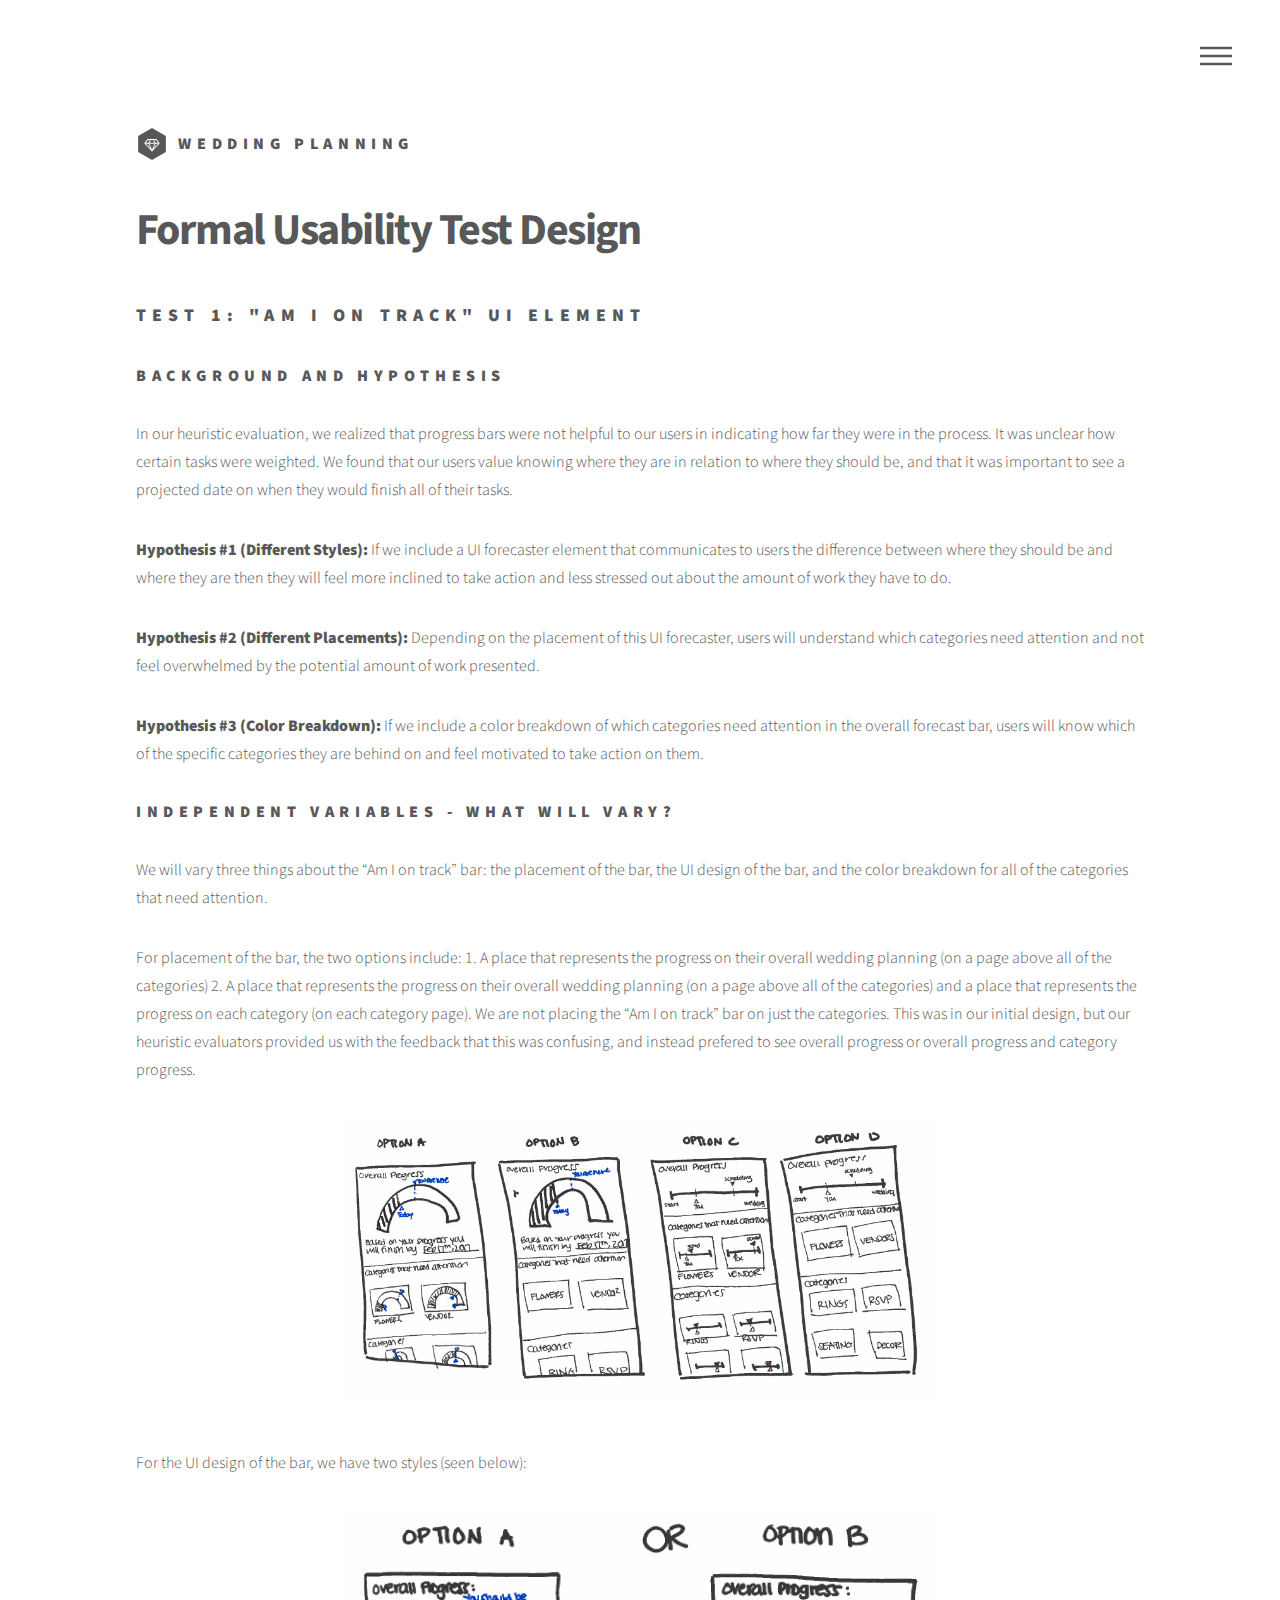
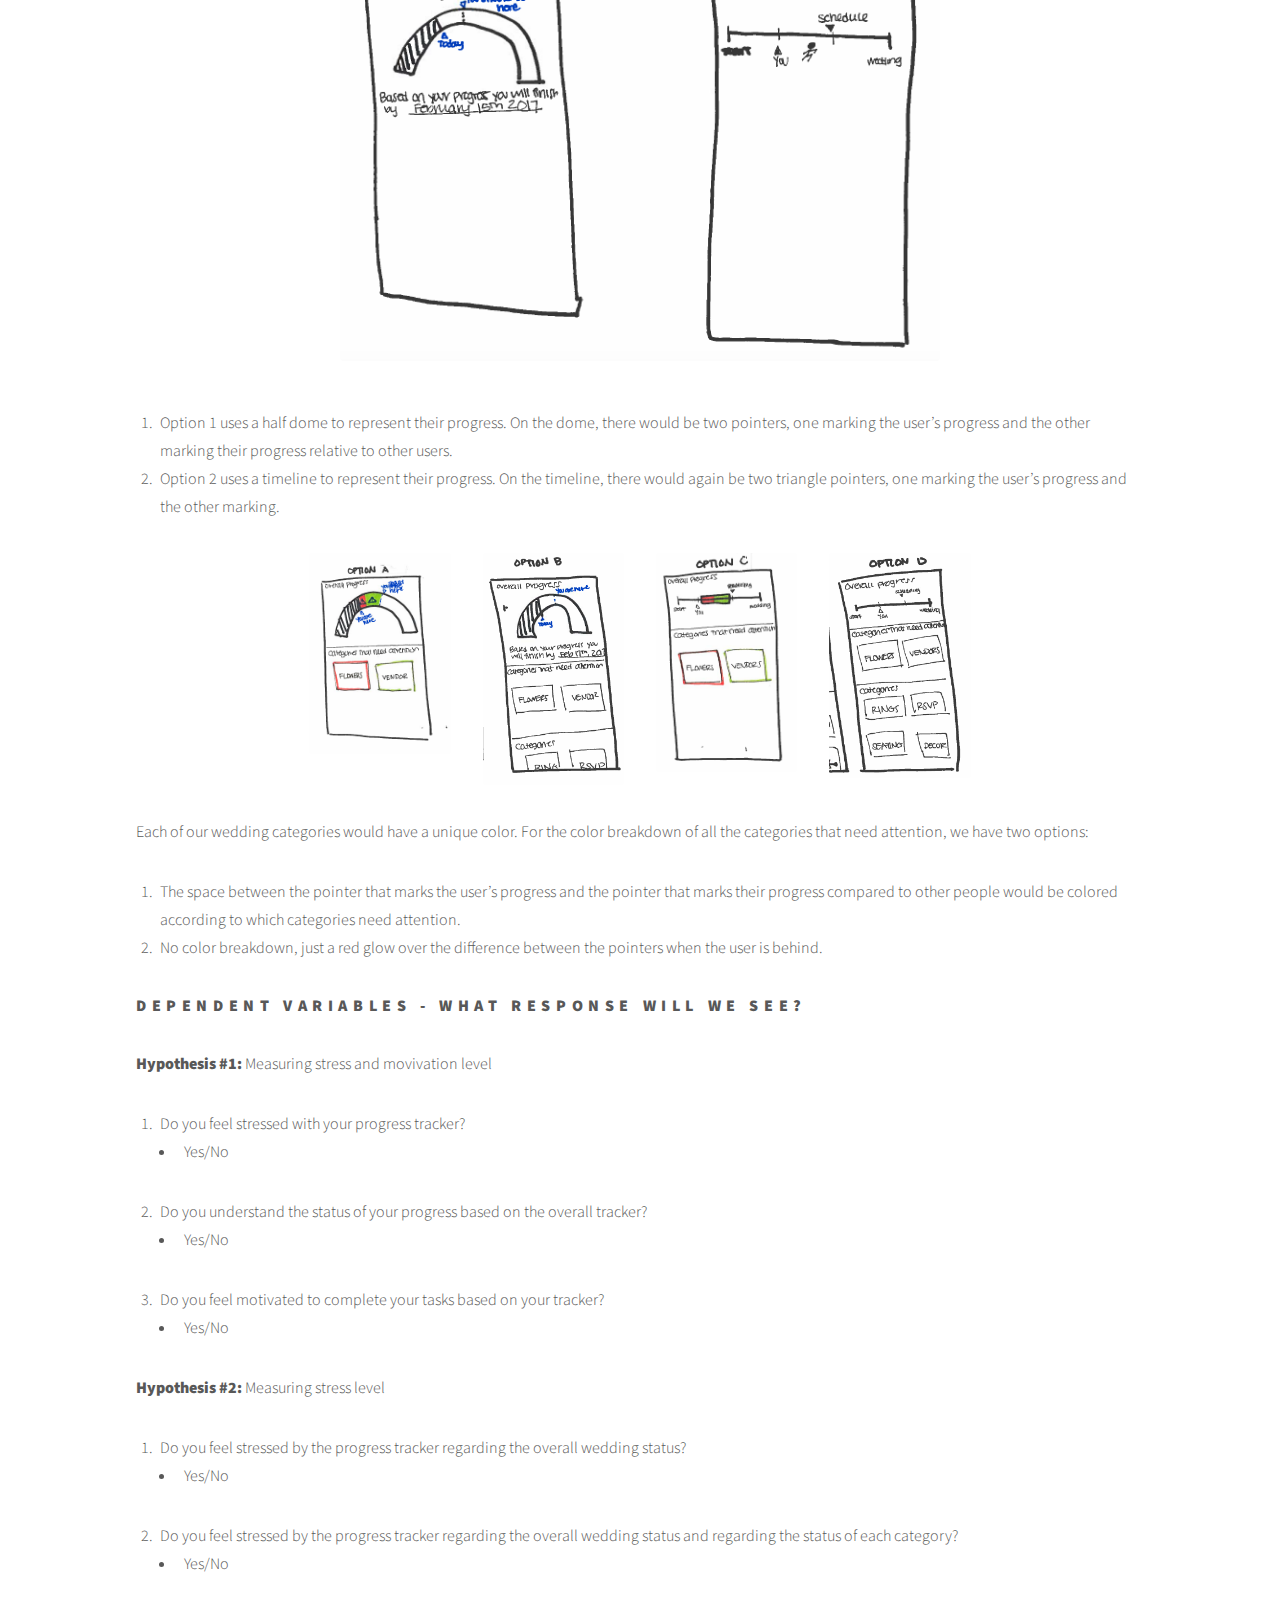
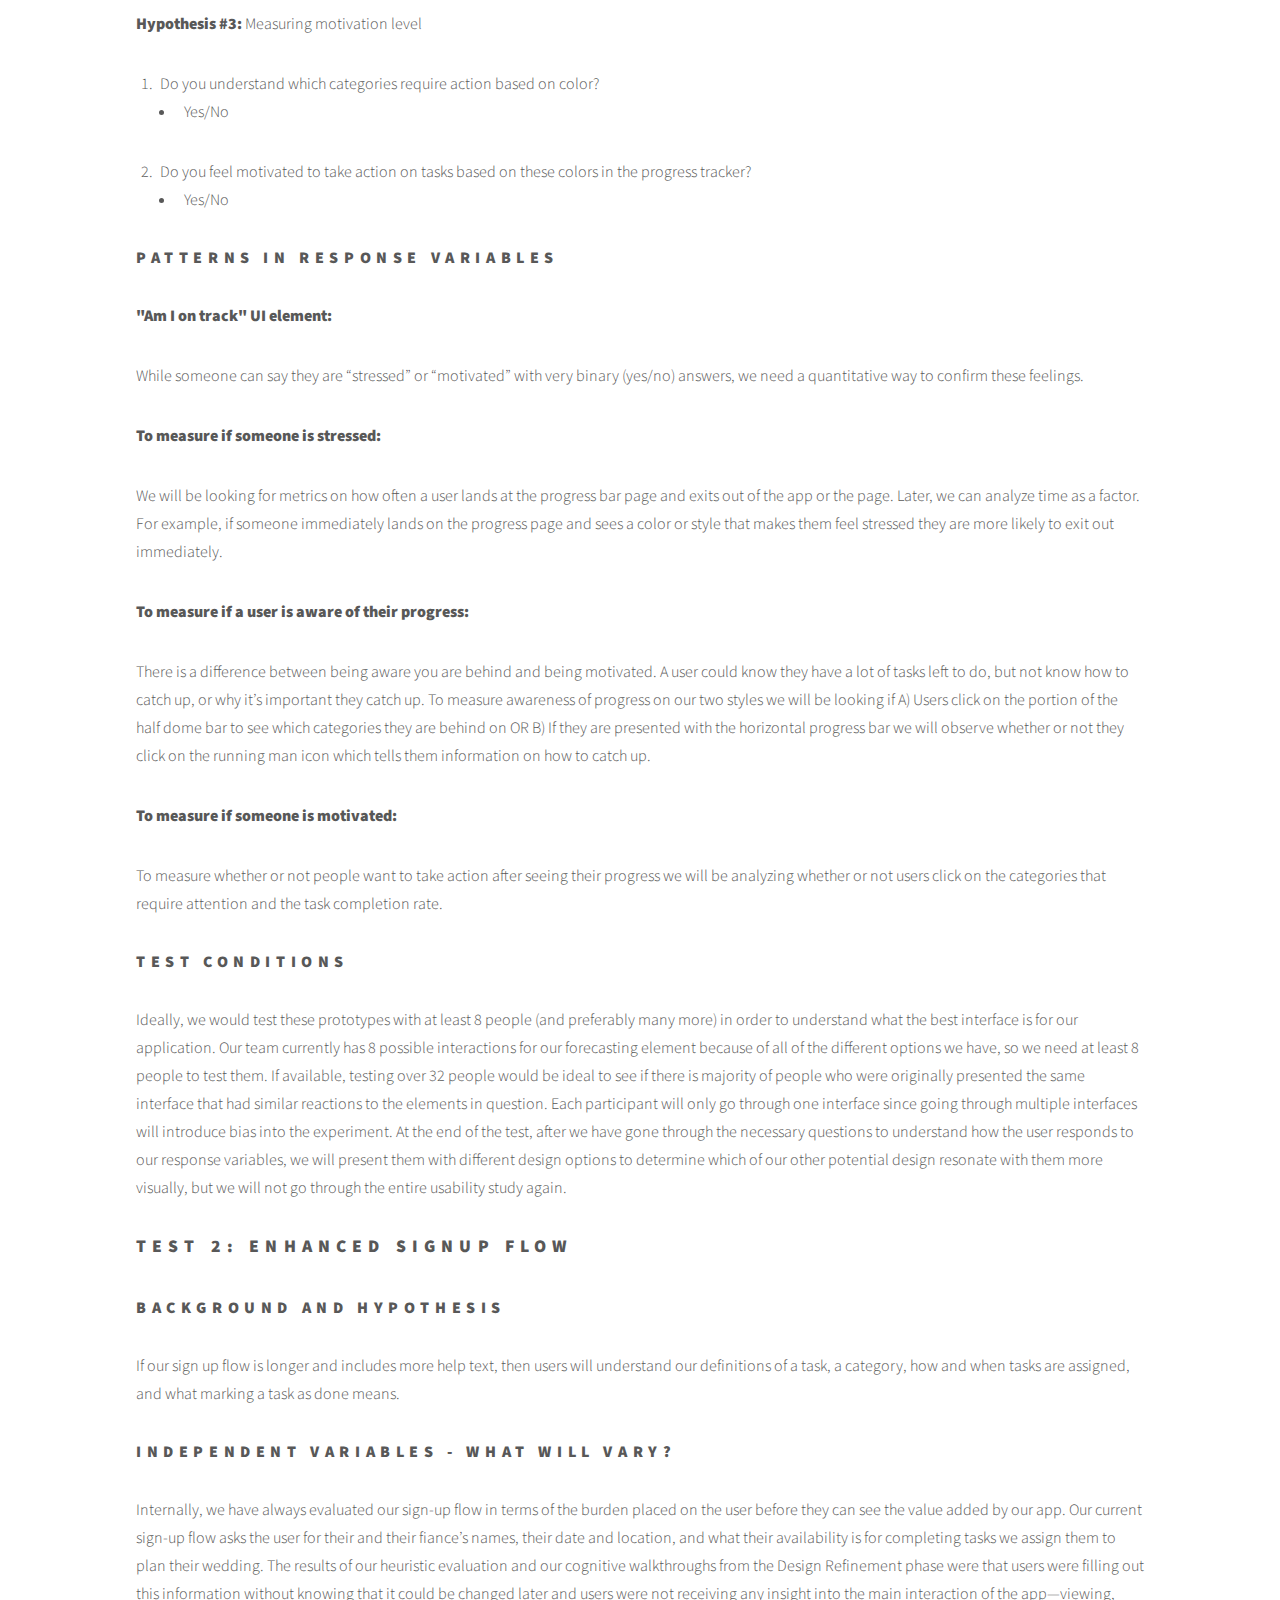
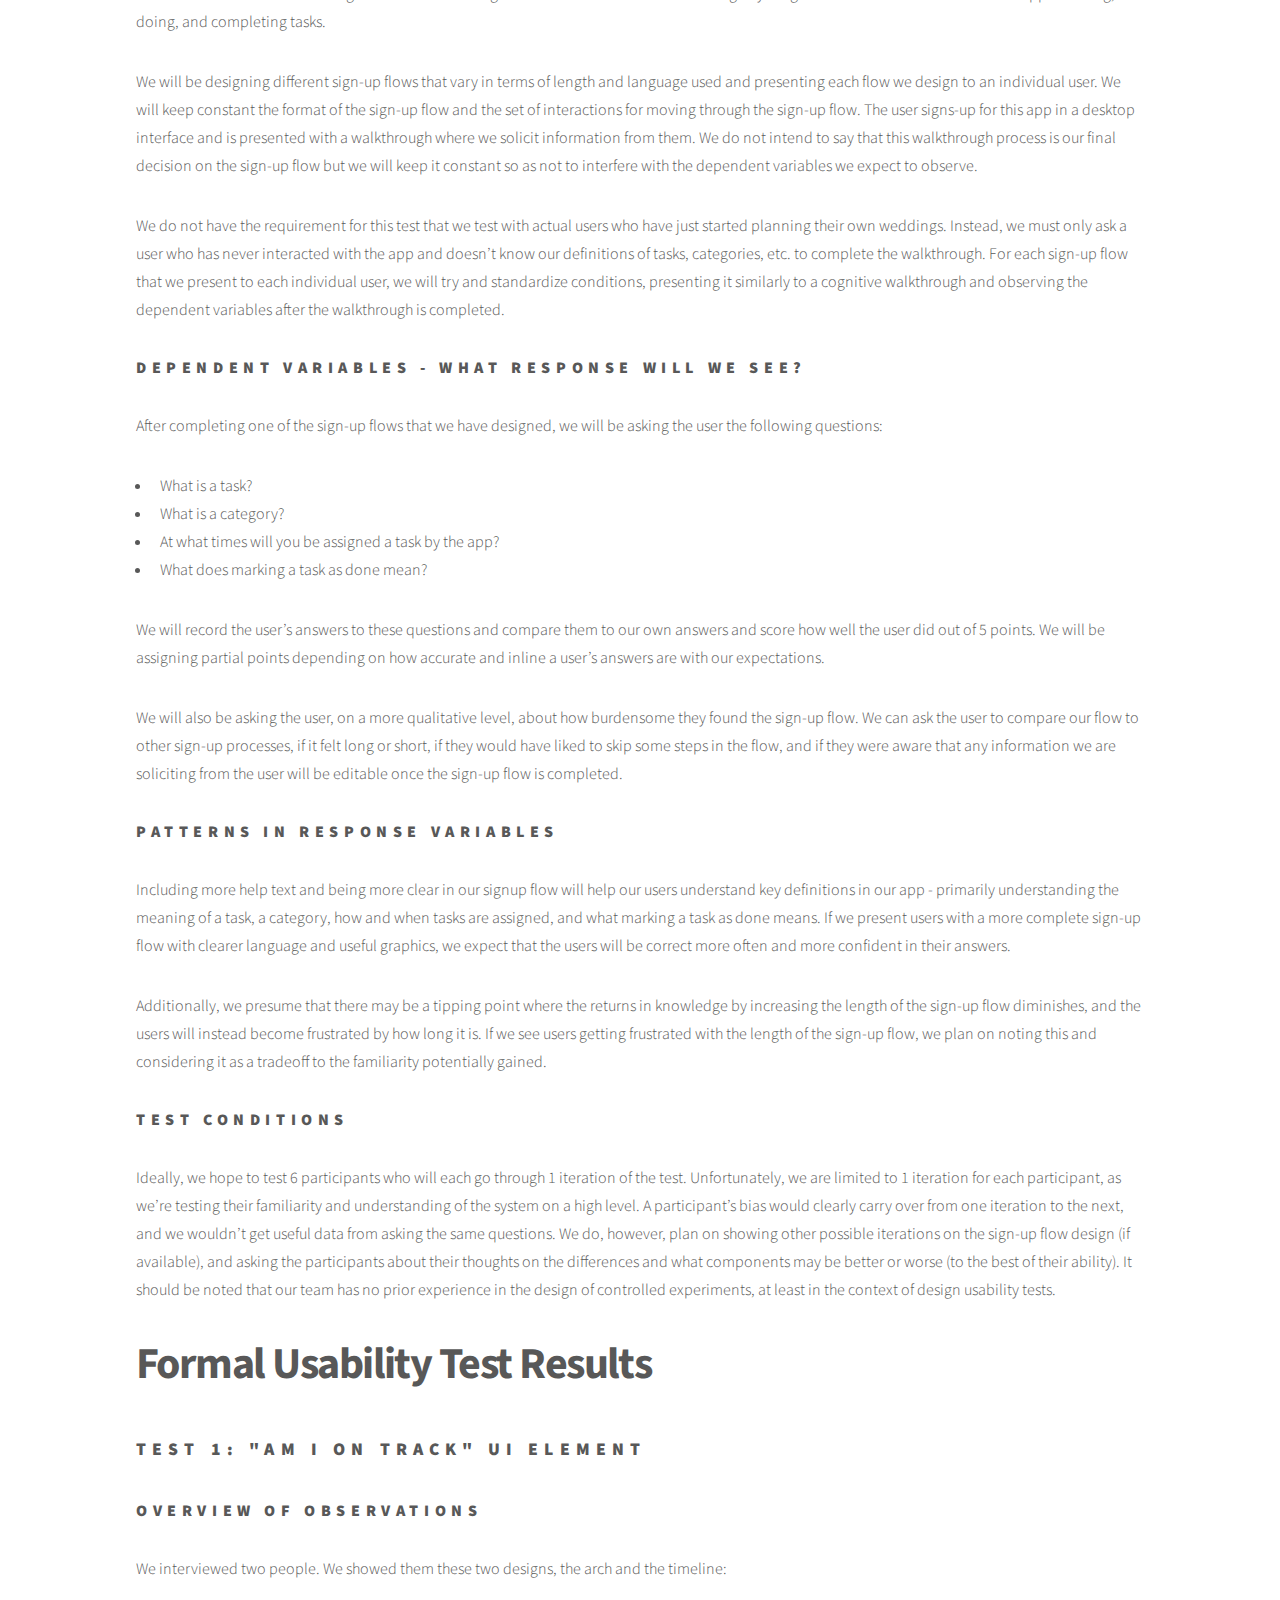
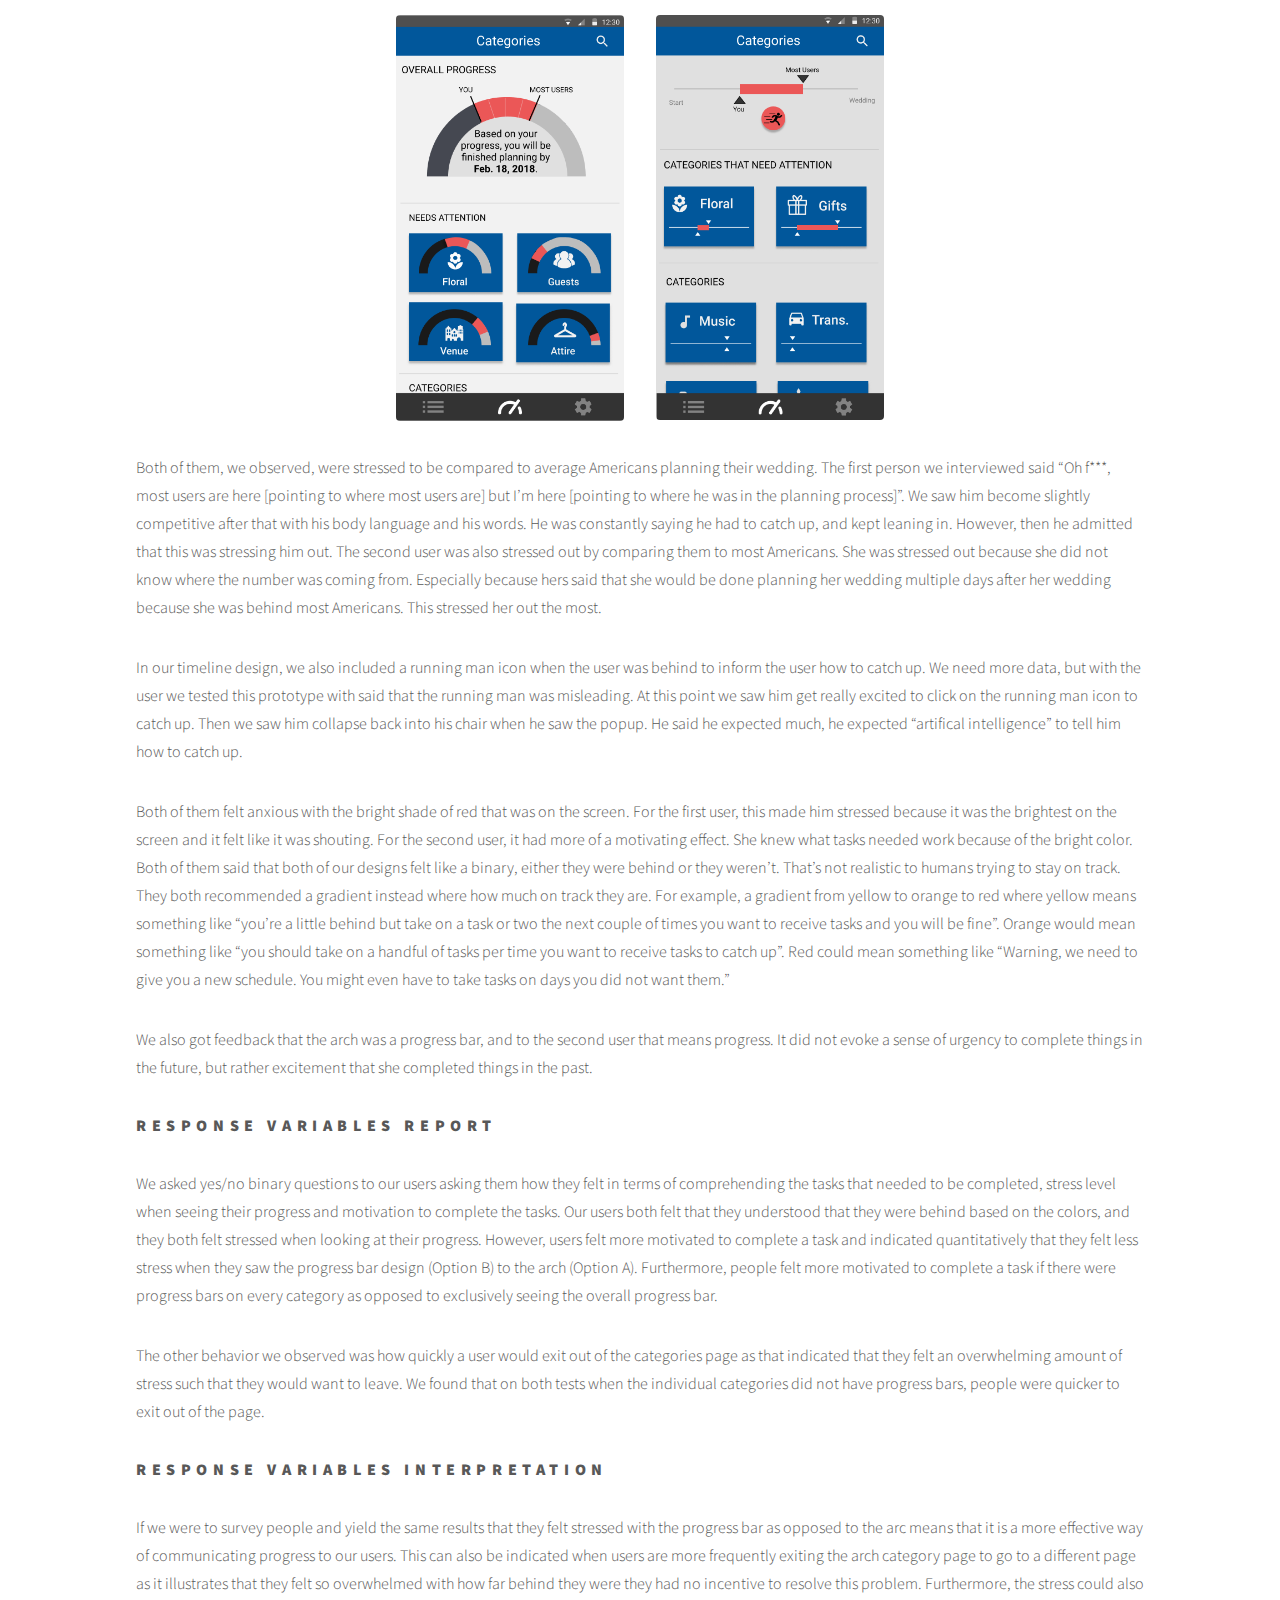
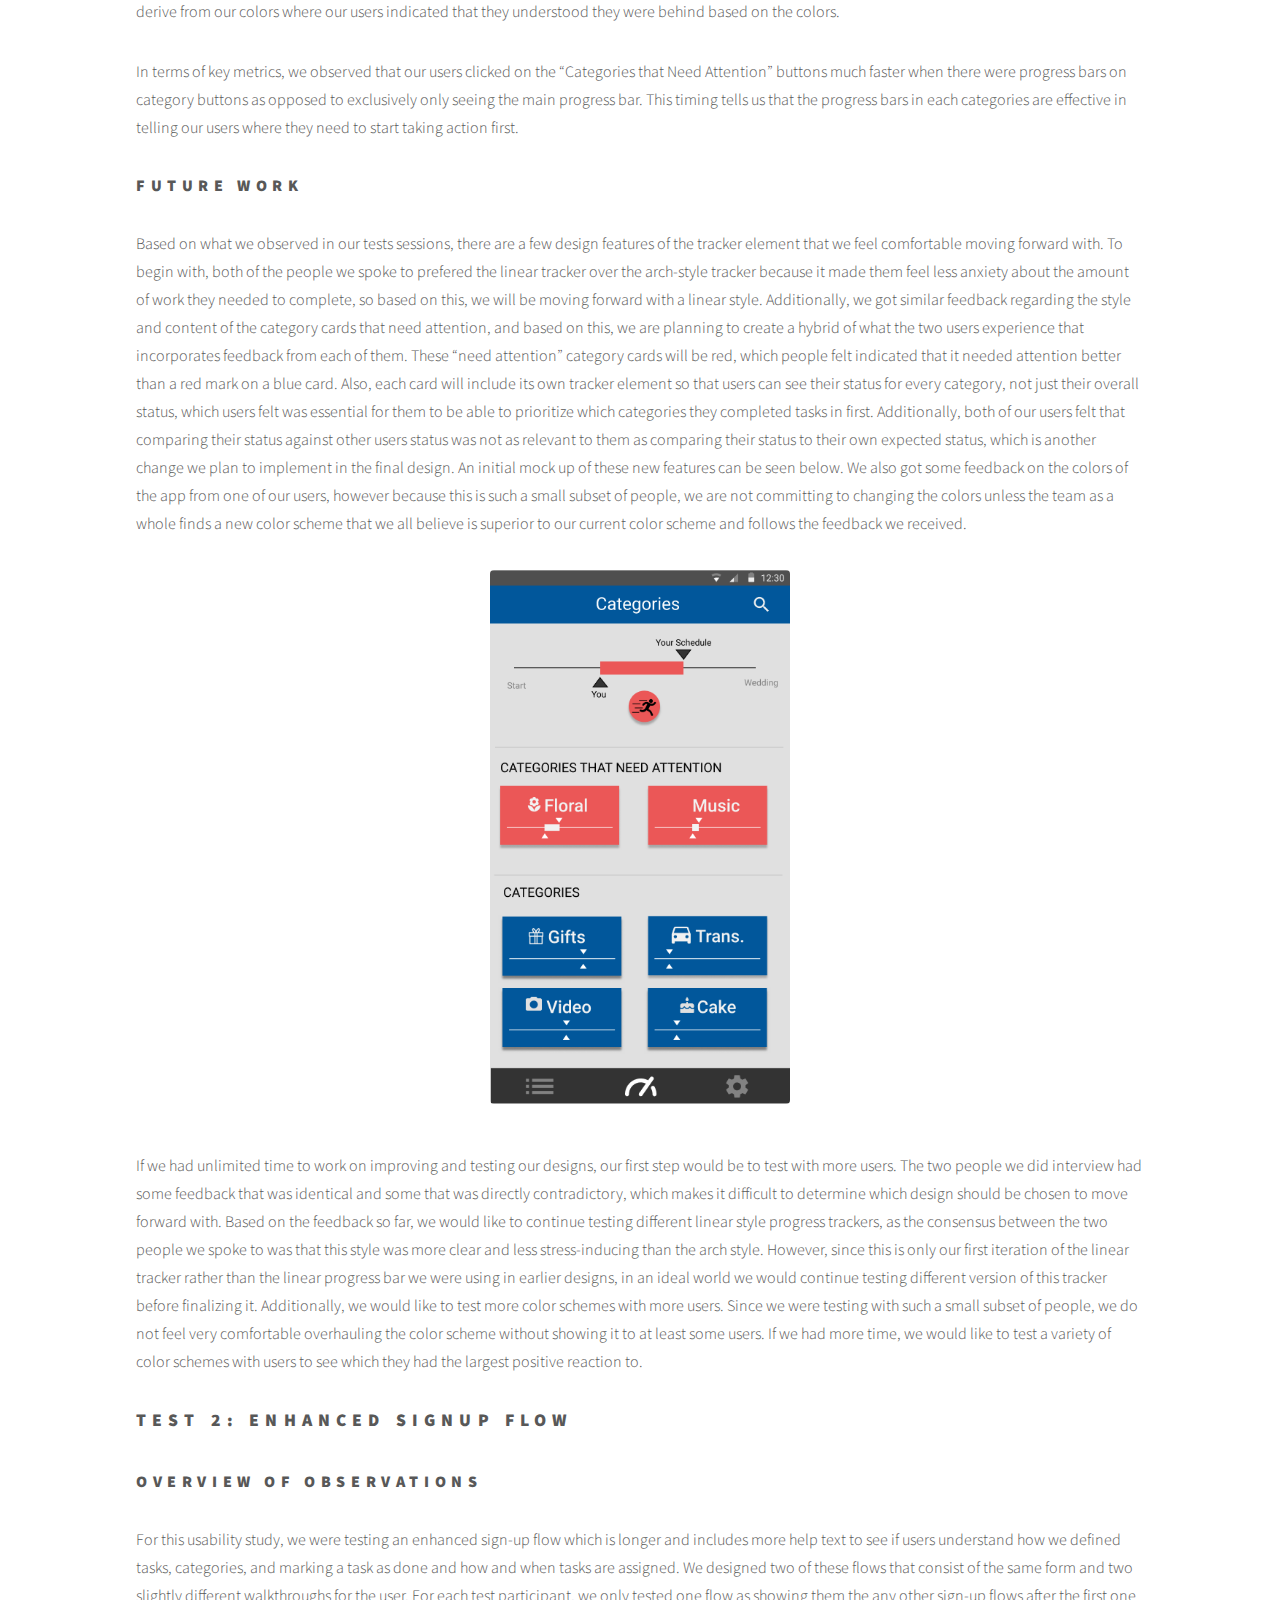
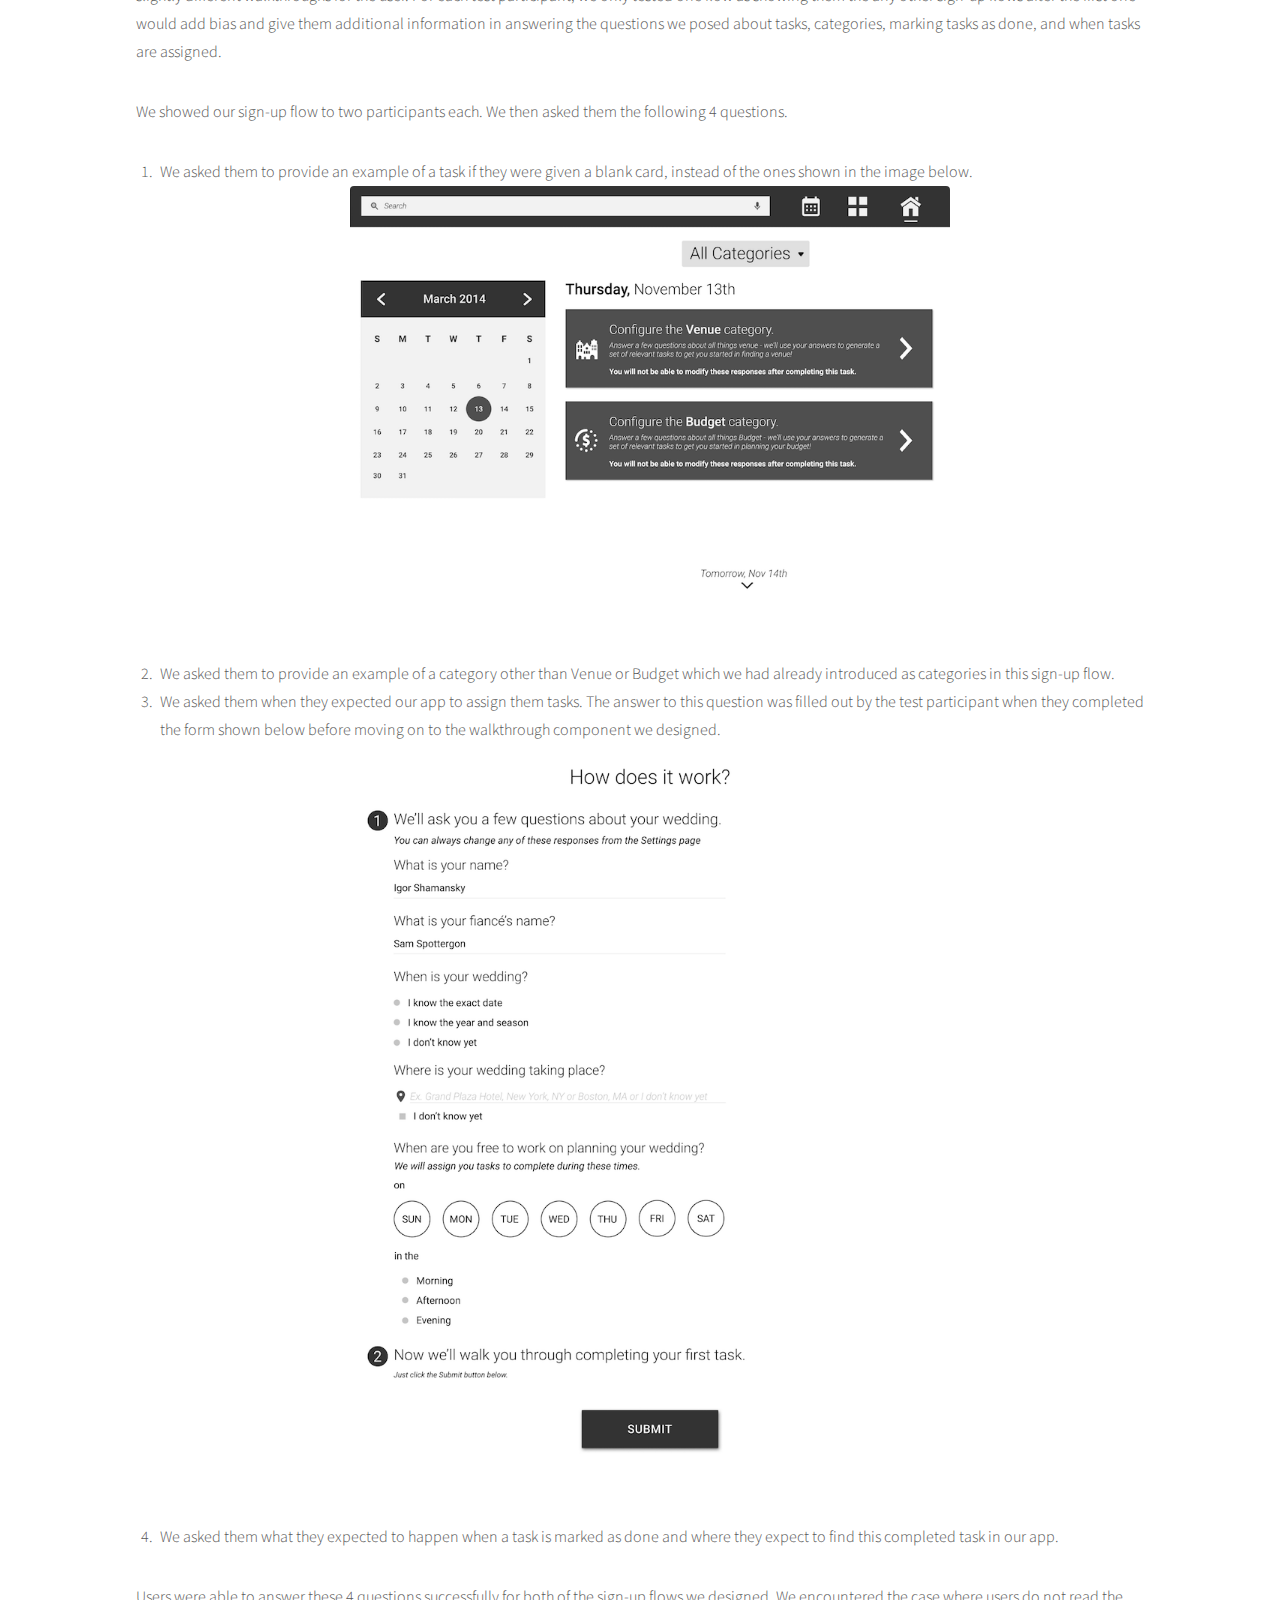
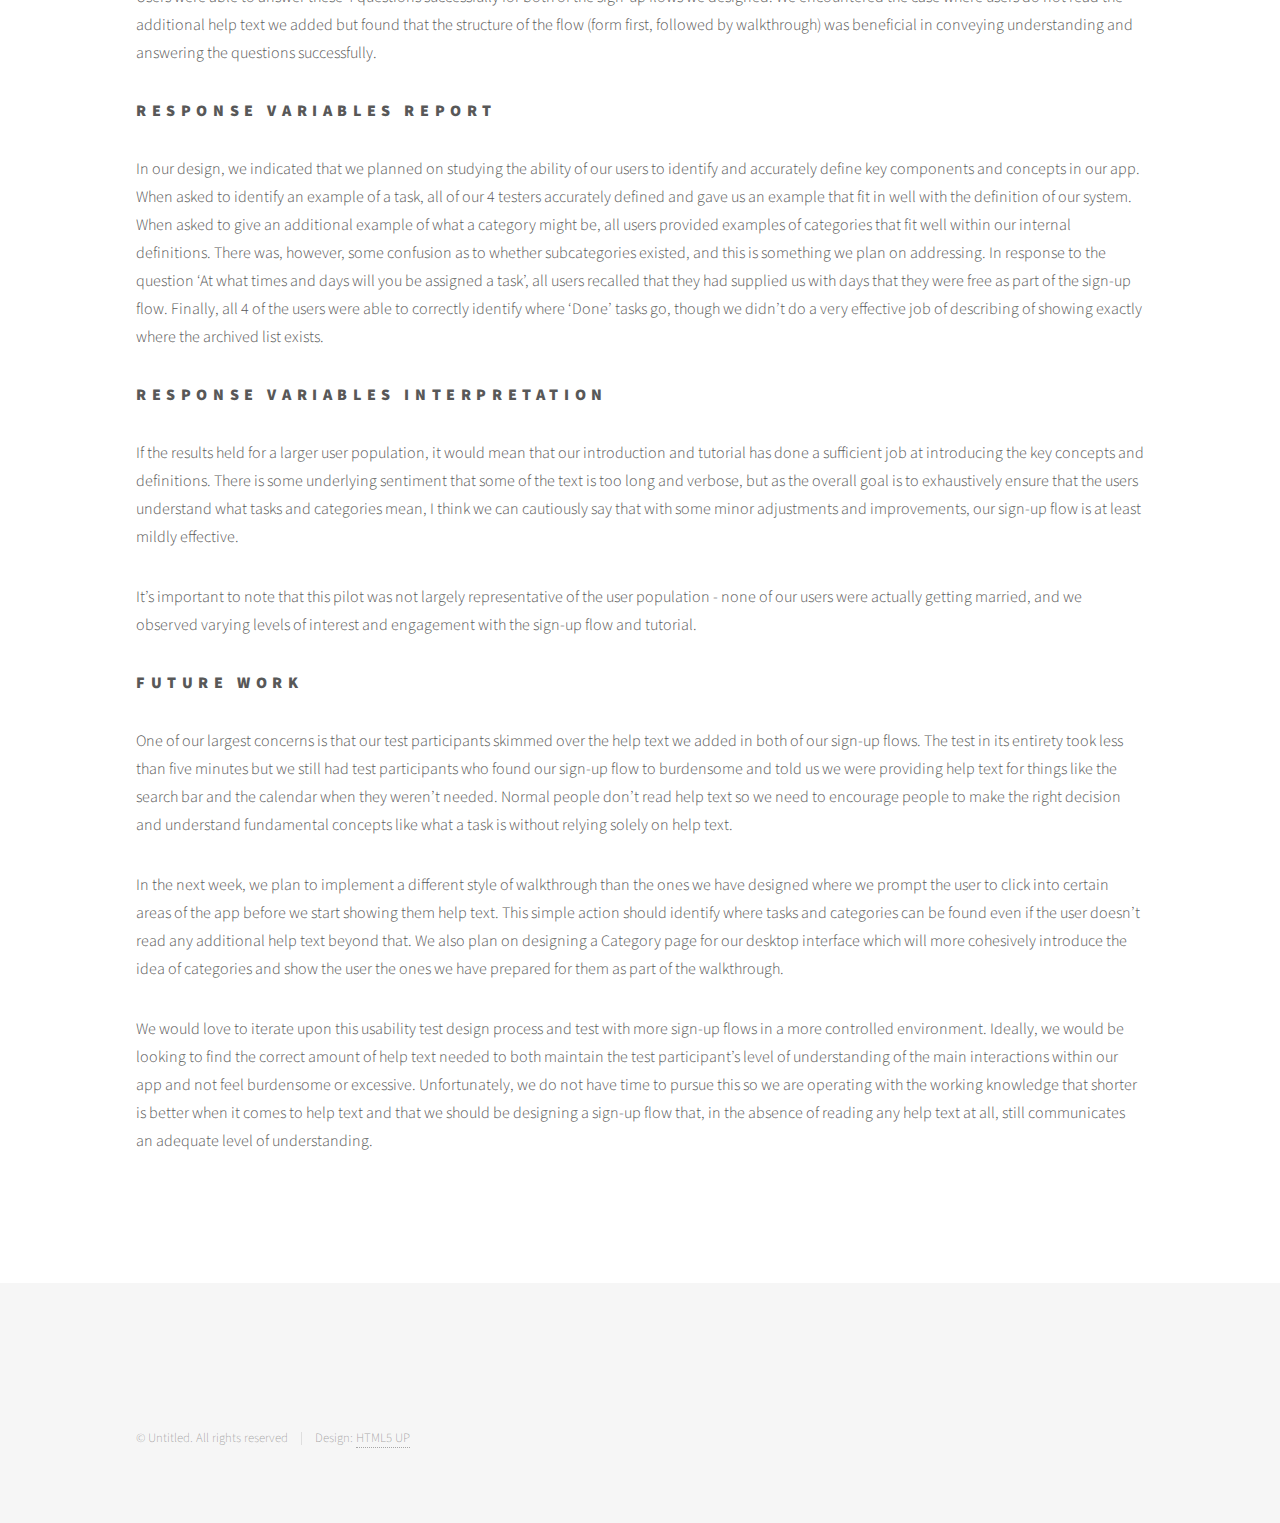
<file: formalusabilitytestdesign.html>
<!DOCTYPE HTML>
<!--
    Phantom by HTML5 UP
    html5up.net | @ajlkn
    Free for personal and commercial use under the CCA 3.0 license (html5up.net/license)
-->
<html>
    <head>
        <title>Formal Usability Test Design</title>
        <meta charset="utf-8" />
        <meta name="viewport" content="width=device-width, initial-scale=1" />
        <!--[if lte IE 8]><script src="assets/js/ie/html5shiv.js"></script><![endif]-->
        <link rel="stylesheet" href="assets/css/main.css" />
        <!--[if lte IE 9]><link rel="stylesheet" href="assets/css/ie9.css" /><![endif]-->
        <!--[if lte IE 8]><link rel="stylesheet" href="assets/css/ie8.css" /><![endif]-->
    </head>
    <body>

<!-- Wrapper -->
        <div id="wrapper">

            <!-- Header -->
                <header id="header">
                    <div class="inner">

                        <!-- Logo -->
                            <a href="index.html" class="logo">
                                <span class="symbol"><img src="images/logo.svg" alt="" /></span><span class="title">Wedding Planning</span>
                            </a>

                        <!-- Nav -->
                            <nav>
                                <ul>
                                    <li><a href="#menu">Menu</a></li>
                                </ul>
                            </nav>

                    </div>
                </header>

            <!-- Menu -->
                <nav id="menu">
                    <h2>Menu</h2>
                        <ul>
                            <li><a href="index.html">Home</a></li>
                            <li><a href="projectbrief.html">Project Brief </a></li>
                            <li><a href="consentnarrative.html"> Consent Narrative</a></li>
                            <li><a href="inspo.html">Inspirational Designs</a></li>
                            <li><a href="needsanalysis.html">Needs Analysis</a></li>
                            <li><a href="designdevelopment.html">Design Development</a></li>
                            <li><a href="heuristicevaluation.html">Heuristic Evaluation</a></li>
                            <li><a href="designrefinement.html">Design Refinement</a></li>
                            <li><a href="formalusabilitytestdesign.html">Formal Usability Test Design</a></li>
                            <li><a href="finalrefinement.html">Final Refinement</a></li>
                            
                        </ul>
                </nav>

            <!-- Main -->
            <div id="main">
                <div class="inner">
                    <h1>Formal Usability Test Design</h1>

                    <h2>Test 1: "Am I On Track" UI Element</h2>

                        <h3>Background and Hypothesis</h3>
                            <p>In our heuristic evaluation, we realized that progress bars were not helpful to our users in indicating how far they were in the process. It was unclear how certain tasks were weighted. We found that our users value knowing where they are in relation to where they should be, and that it was important to see a projected date on when they would finish all of their tasks. </p>

                            <p><strong>Hypothesis #1 (Different Styles):</strong> If we include a UI forecaster element that communicates to users the difference between where they should be and where they are then they will feel more inclined to take action and less stressed out about the amount of work they have to do.</p>

                            <p><strong>Hypothesis #2 (Different Placements):</strong> Depending on the placement of this UI forecaster, users will understand which categories need attention and not feel overwhelmed by the potential amount of work presented.</p>

                            <p><strong>Hypothesis #3 (Color Breakdown):</strong> If we include a color breakdown of which categories need attention in the overall forecast bar, users will know which of the specific categories they are behind on and feel motivated to take action on them.</p>

                        <h3>Independent Variables - What will vary?</h3>

                            <p>We will vary three things about the “Am I on track” bar: the placement of the bar, the UI design of the bar, and the color breakdown for all of the categories that need attention.</p>

                            <p>For placement of the bar, the two options include: 1. A place that represents the progress on their overall wedding planning (on a page above all of the categories) 2. A place that represents the progress on their overall wedding planning  (on a page above all of the categories) and a place that represents the progress on each category (on each category page). We are not placing the “Am I on track” bar on just the categories. This was in our initial design, but our heuristic evaluators provided us with the feedback that this was confusing, and instead prefered to see overall progress or overall progress and category progress.</p>

                             <p>  
                            <center><span class="image main"><a href="images/trackeroverall.png" target="_blank"><img src="images/trackeroverall.png" style="width:600px"></span></a></center>
                            </p>

                            <p>For the UI design of the bar, we have two styles (seen below): </p>
                             <p>  
                            <center><span class="image main"><a href="images/differenttrackers.png" target="_blank"><img src="images/differenttrackers.png" style="width:600px"></span></a></center>
                            </p>
                                <ol>
                                    <li>Option 1 uses a half dome to represent their progress. On the dome, there would be two pointers, one marking the user’s progress and the other marking their progress relative to other users.</li>

                                    <li>Option 2 uses a timeline to represent their progress. On the timeline, there would again be two triangle pointers, one marking the user’s progress and the other marking.</li>
                                </ol>
                                       <div class="box alt">
                                            <div class="row uniform">
                                                <div class="2u"></div>
                                                <div class="2u">
                                                    <span class="image fit"><a href="images/trackercolorA.png" target="_blank"><img src="images/trackercolorA.png" alt="" /></a></span>
                                                </div>

                                                <div class="2u">
                                                    <span class="image fit"><a href="images/trackercolorB.png" target="_blank"><img src="images/trackercolorB.png" alt="" /></a></span>
                                                </div>

                                                <div class="2u">
                                                    <span class="image fit"><a href="images/trackercolorC.png" target="_blank"><img src="images/trackercolorC.png" alt="" /></a></span>
                                                </div>

                                                <div class="2u">
                                                    <span class="image fit"><a href="images/trackercolorD.png" target="_blank"><img src="images/trackercolorD.png" alt="" /></a></span>
                                                </div>
                                                <div class="2u"></div>
                                            </div>
                                        </div>



                            <p>Each of our wedding categories would have a unique color. For the color breakdown of all the categories that need attention, we have two options:</p>

                            <ol>
                                <li>The space between the pointer that marks the user’s progress and the pointer that marks their progress compared to other people would be colored according to which categories need attention.</li>

                                <li>No color breakdown, just a red glow over the difference between the pointers when the user is behind.</li>
                            </ol>

                        <h3>Dependent Variables - What response will we see?</h3>
                            <p><strong>Hypothesis #1:</strong> Measuring stress and movivation level</p>
                                <ol>
                                    <li>
                                        Do you feel stressed with your progress tracker?
                                        <ul>
                                            <li>Yes/No</li>
                                        </ul>
                                    </li>
                                    <li>
                                        Do you understand the status of your progress based on the overall tracker?
                                        <ul>
                                            <li>Yes/No</li>
                                        </ul>
                                    </li>
                                    <li>
                                        Do you feel motivated to complete your tasks based on your tracker?
                                        <ul>
                                            <li>Yes/No</li>
                                        </ul>
                                    </li>
                                </ol>

                            <p><strong>Hypothesis #2:</strong> Measuring stress level</p>
                                <ol>
                                    <li>
                                        Do you feel stressed by the progress tracker regarding the overall wedding status?
                                        <ul>
                                            <li>Yes/No</li>
                                        </ul>
                                    </li>
                                    <li>
                                        Do you feel stressed by the progress tracker regarding the overall wedding status and regarding the status of each category?
                                        <ul>
                                            <li>Yes/No</li>
                                        </ul>
                                    </li>
                                </ol>

                            <p><strong>Hypothesis #3:</strong> Measuring motivation level</p>
                                <ol>
                                    <li>
                                        Do you understand which categories require action based on color?
                                        <ul>
                                            <li>Yes/No</li>
                                        </ul>
                                    </li>
                                    <li>
                                        Do you feel motivated to take action on tasks based on these colors in the progress tracker?
                                        <ul>
                                            <li>Yes/No</li>
                                        </ul>
                                    </li>
                                </ol>

                        <h3>Patterns in Response Variables</h3>
                            <p><strong>"Am I on track" UI element:</strong></p>
                            <p>While someone can say they are “stressed” or “motivated” with very binary (yes/no) answers, we need a quantitative way to confirm these feelings.</p>

                            <p><strong>To measure if someone is stressed:</strong></p>
                            <p>We will be looking for metrics on how often a user lands at the progress bar page and exits out of the app or the page. Later, we can analyze time as a factor. For example, if someone immediately lands on the progress page and sees a color or style that makes them feel stressed they are more likely to exit out immediately.</p>

                            <p><strong>To measure if a user is aware of their progress:</strong></p>
                            <p>There is a difference between being aware you are behind and being motivated. A user could know they have a lot of tasks left to do, but not know how to catch up, or why it’s important they catch up. To measure awareness of progress on our two styles we will be looking if A) Users click on the portion of the half dome bar to see which categories they are behind on OR B) If they are presented with the horizontal progress bar we will observe whether or not they click on the running man icon which tells them information on how to catch up.</p>

                            <p><strong>To measure if someone is motivated:</strong></p>
                            <p>To measure whether or not people want to take action after seeing their progress we will be analyzing whether or not users click on the categories that require attention and the task completion rate.</p>

                        <h3>Test Conditions</h3>
                            <p>Ideally, we would test these prototypes with at least 8 people (and preferably many more) in order to understand what the best interface is for our application. Our team currently has 8 possible interactions for our forecasting element because of all of the different options we have, so we need at least 8 people to test them.  If available, testing over 32 people would be ideal to see if there is majority of people who were originally presented the same interface that had similar reactions to the elements in question. Each participant will only go through one interface since going through multiple interfaces will introduce bias into the experiment.  At the end of the test, after we have gone through the necessary questions to understand how the user responds to our response variables, we will present them with different design options to determine which of our other potential design resonate with them more visually, but we will not go through the entire usability study again.</p>

                    <h2>Test 2: Enhanced Signup Flow</h2>

                        <h3>Background and Hypothesis</h3>
                            <p>If our sign up flow is longer and includes more help text, then users will understand our definitions of a task, a category, how and when tasks are assigned, and what marking a task as done means.</p>

                        <h3>Independent Variables - What will vary?</h3>
                            <p> Internally, we have always evaluated our sign-up flow in terms of the burden placed on the user before they can see the value added by our app. Our current sign-up flow asks the user for their and their fiance’s names, their date and location, and what their availability is for completing tasks we assign them to plan their wedding. The results of our heuristic evaluation and our cognitive walkthroughs from the Design Refinement phase were that users were filling out this information without knowing that it could be changed later and users were not receiving any insight into the main interaction of the app—viewing, doing, and completing tasks.</p>

                            <p>We will be designing different sign-up flows that vary in terms of length and language used and presenting each flow we design to an individual user. We will keep constant the format of the sign-up flow and the set of interactions for moving through the sign-up flow. The user signs-up for this app in a desktop interface and is presented with a walkthrough where we solicit information from them. We do not intend to say that this walkthrough process is our final decision on the sign-up flow but we will keep it constant so as not to interfere with the dependent variables we expect to observe.</p>

                            <p>We do not have the requirement for this test that we test with actual users who have just started planning their own weddings. Instead, we must only ask a user who has never interacted with the app and doesn’t know our definitions of tasks, categories, etc. to complete the walkthrough. For each sign-up flow that we present to each individual user, we will try and standardize conditions, presenting it similarly to a cognitive walkthrough and observing the dependent variables after the walkthrough is completed.</p>

                        <h3>Dependent Variables - What response will we see?</h3>
                            <p>After completing one of the sign-up flows that we have designed, we will be asking the user the following questions:</p>

                            <div>
                                <ul>
                                    <li>What is a task?</li>
                                    <li>What is a category?</li>
                                    <li>At what times will you be assigned a task by the app?</li>
                                    <li>What does marking a task as done mean?</li>
                                </ul>
                            </div>

                            <p>We will record the user’s answers to these questions and compare them to our own answers and score how well the user did out of 5 points. We will be assigning partial points depending on how accurate and inline a user’s answers are with our expectations.</p>

                            <p>We will also be asking the user, on a more qualitative level, about how burdensome they found the sign-up flow. We can ask the user to compare our flow to other sign-up processes, if it felt long or short, if they would have liked to skip some steps in the flow, and if they were aware that any information we are soliciting from the user will be editable once the sign-up flow is completed.</p>


                        <h3>Patterns in Response Variables</h3>
                            <p>Including more help text and being more clear in our signup flow will help our users understand key definitions in our app - primarily understanding the meaning of a task, a category, how and when tasks are assigned, and what marking a task as done means. If we present users with a more complete sign-up flow with clearer language and useful graphics, we expect that the users will be correct more often and more confident in their answers.</p>

                            <p>Additionally, we presume that there may be a tipping point where the returns in knowledge by increasing the length of the sign-up flow diminishes, and the users will instead become frustrated by how long it is. If we see users getting frustrated with the length of the sign-up flow, we plan on noting this and considering it as a tradeoff to the familiarity potentially gained.</p>

                        <h3>Test Conditions</h3>
                            <p>Ideally, we hope to test 6 participants who will each go through 1 iteration of the test. Unfortunately, we are limited to 1 iteration for each participant, as we’re testing their familiarity and understanding of the system on a high level. A participant’s bias would clearly carry over from one iteration to the next, and we wouldn’t get useful data from asking the same questions. We do, however, plan on showing other possible iterations on the sign-up flow design (if available), and asking the participants about their thoughts on the differences and what components may be better or worse (to the best of their ability). It should be noted that our team has no prior experience in the design of controlled experiments, at least in the context of design usability tests.</p>


                    <h1>Formal Usability Test Results</h1>
                        <h2>Test 1: "Am I On Track" UI Element</h2>
                            <h3>Overview of Observations</h3>
                                <p>We interviewed two people. We showed them these two designs, the arch and the timeline:</p>

                                <div class="box alt">
                                    <div class="row uniform">
                                        <div class="3u"></div>
                                        <div class="3u">
                                            <span class="image fit"><a href="images/informalusabilityimgs/OptionA.png" target="_blank"><img src="images/informalusabilityimgs/OptionA.png" alt="" /></a></span>
                                        </div>

                                        <div class="3u">
                                            <span class="image fit"><a href="images/informalusabilityimgs/OptionC.png" target="_blank"><img src="images/informalusabilityimgs/OptionC.png" alt="" /></a></span>
                                        </div>
                                        <div class="3u"></div>
                                    </div>
                                </div>

                                <p>Both of them, we observed, were stressed to be compared to average Americans planning their wedding. The first person we interviewed said “Oh f***, most users are here [pointing to where most users are] but I’m here [pointing to where he was in the planning process]”. We saw him become slightly competitive after that with his body language and his words. He was constantly saying he had to catch up, and kept leaning in. However, then he admitted that this was stressing him out. The second user was also stressed out by comparing them to most Americans. She was stressed out because she did not know where the number was coming from. Especially because hers said that she would be done planning her wedding multiple days after her wedding because she was behind most Americans. This stressed her out the most.</p>

                                <p>In our timeline design, we also included a running man icon when the user was behind to inform the user how to catch up. We need more data, but with the user we tested this prototype with said that the running man was misleading. At this point we saw him get really excited to click on the running man icon to catch up. Then we saw him collapse back into his chair when he saw the popup. He said he expected much, he expected “artifical intelligence” to tell him how to catch up.</p>

                                <p>Both of them felt anxious with the bright shade of red that was on the screen. For the first user, this made him stressed because it was the brightest on the screen and it felt like it was shouting. For the second user, it had more of a motivating effect. She knew what tasks needed work because of the bright color. Both of them said that both of our designs felt like a binary, either they were behind or they weren’t. That’s not realistic to humans trying to stay on track. They both recommended a gradient instead where how much on track they are. For example, a gradient from yellow to orange to red where yellow means something like “you’re a little behind but take on a task or two the next couple of times you want to receive tasks and you will be fine”. Orange would mean something like “you should take on a handful of tasks per time you want to receive tasks to catch up”. Red could mean something like “Warning, we need to give you a new schedule. You might even have to take tasks on days you did not want them.”</p>

                                <p>We also got feedback that the arch was a progress bar, and to the second user that means progress. It did not evoke a sense of urgency to complete things in the future, but rather excitement that she completed things in the past.</p>


                            <h3>Response Variables Report</h3>
                                <p>We asked yes/no binary questions to our users asking them how they felt in terms of comprehending the tasks that needed to be completed, stress level when seeing their progress and motivation to complete the tasks. Our users both felt that they understood that they were behind based on the colors, and they both felt stressed when looking at their progress. However, users felt more motivated to complete a task and indicated quantitatively that they felt less stress when they saw the progress bar design (Option B) to the arch (Option A).  Furthermore, people felt more motivated to complete a task if there were progress bars on every category as opposed to exclusively seeing the overall progress bar.</p>

                                <p>The other behavior we observed was how quickly a user would exit out of the categories page as that indicated that they felt an overwhelming amount of stress such that they would want to leave. We found that on both tests when the individual categories did not have progress bars, people were quicker to exit out of the page.</p>

                            <h3>Response Variables Interpretation</h3>
                                <p>If we were to survey people and yield the same results that they felt stressed with the progress bar as opposed to the arc means that it is a more effective way of communicating progress to our users. This can also be indicated when users are more frequently exiting the arch category page to go to a different page as it illustrates that they felt so overwhelmed with how far behind they were they had no incentive to resolve this problem. Furthermore, the stress could also derive from our colors where our users indicated that they understood they were behind based on the colors.</p>

                                <p>In terms of key metrics, we observed that our users clicked on the “Categories that Need Attention” buttons much faster when there were progress bars on category buttons as opposed to exclusively only seeing the main progress bar. This timing tells us that the progress bars in each categories are effective in telling our users where they need to start taking action first.</p>


                            <h3>Future Work</h3>
                                <p>Based on what we observed in our tests sessions, there are a few design features of the tracker element that we feel comfortable moving forward with.  To begin with, both of the people we spoke to prefered the linear tracker over the arch-style tracker because it made them feel less anxiety about the amount of work they needed to complete, so based on this, we will be moving forward with a linear style.  Additionally, we got similar feedback regarding the style and content of the category cards that need attention, and based on this, we are planning to create a hybrid of what the two users experience that incorporates feedback from each of them.  These “need attention” category cards will be red, which people felt indicated that it needed attention better than a red mark on a blue card.  Also, each card will include its own tracker element so that users can see their status for every category, not just their overall status, which users felt was essential for them to be able to prioritize which categories they completed tasks in first.  Additionally, both of our users felt that comparing their status against other users status was not as relevant to them as comparing their status to their own expected status, which is another change we plan to implement in the final design.  An initial mock up of these new features can be seen below.  We also got some feedback on the colors of the app from one of our users, however because this is such a small subset of people, we are not committing to changing the colors unless the team as a whole finds a new color scheme that we all believe is superior to our current color scheme and follows the feedback we received.</p>

                                <center><span class="image main"><a href="images/informalusabilityimgs/OptionC2.png" target="_blank"><img src="images/informalusabilityimgs/OptionC2.png" style="width:300px"></span></a></center>

                                <p>If we had unlimited time to work on improving and testing our designs, our first step would be to test with more users.  The two people we did interview had some feedback that was identical and some that was directly contradictory, which makes it difficult to determine which design should be chosen to move forward with.  Based on the feedback so far, we would like to continue testing different linear style progress trackers, as the consensus between the two people we spoke to was that this style was more clear and less stress-inducing than the arch style.  However, since this is only our first iteration of the linear tracker rather than the linear progress bar we were using in earlier designs, in an ideal world we would continue testing different version of this tracker before finalizing it.  Additionally, we would like to test more color schemes with more users.  Since we were testing with such a small subset of people, we do not feel very comfortable overhauling the color scheme without showing it to at least some users.  If we had more time, we would like to test a variety of color schemes with users to see which they had the largest positive reaction to.</p>


                        <h2>Test 2: Enhanced Signup Flow</h2>

                            <h3>Overview of Observations</h3>
                                <p>For this usability study, we were testing an enhanced sign-up flow which is longer and includes more help text to see if users understand how we defined tasks, categories, and marking a task as done and how and when tasks are assigned. We designed two of these flows that consist of the same form and two slightly different walkthroughs for the user. For each test participant, we only tested one flow as showing them the any other sign-up flows after the first one would add bias and give them additional information in answering the questions we posed about tasks, categories, marking tasks as done, and when tasks are assigned.</p>

                                <p>We showed our sign-up flow to two participants each. We then asked them the following 4 questions.</p>

                                <ol>
                                    <div>
                                        <li>We asked them to provide an example of a task if they were given a blank card, instead of the ones shown in the image below.</li>
                                        <center><span class="image main"><a href="images/informalusabilityimgs/Walkthrough_1.png" target="_blank"><img src="images/informalusabilityimgs/Walkthrough_1.png" style="width:600px"></span></a></center>
                                    </div>
                                    <li>We asked them to provide an example of a category other than Venue or Budget which we had already introduced as categories in this sign-up flow.</li>
                                    <div>
                                        <li>We asked them when they expected our app to assign them tasks. The answer to this question was filled out by the test participant when they completed the form shown below before moving on to the walkthrough component we designed.</li>
                                        <center><span class="image main"><a href="images/informalusabilityimgs/Form_1.png" target="_blank"><img src="images/informalusabilityimgs/Form_1.png" style="width:600px"></span></a></center>
                                    </div>
                                    <li>We asked them what they expected to happen when a task is marked as done and where they expect to find this completed task in our app.</li>
                                </ol>

                                <p>Users were able to answer these 4 questions successfully for both of the sign-up flows we designed. We encountered the case where users do not read the additional help text we added but found that the structure of the flow (form first, followed by walkthrough) was beneficial in conveying understanding and answering the questions successfully.</p>

                            <h3>Response Variables Report</h3>
                                <p>In our design, we indicated that we planned on studying the ability of our users to identify and accurately define key components and concepts in our app. When asked to identify an example of a task, all of our 4 testers accurately defined and gave us an example that fit in well with the definition of our system. When asked to give an additional example of what a category might be, all users provided examples of categories that fit well within our internal definitions. There was, however, some confusion as to whether subcategories existed, and this is something we plan on addressing. In response to the question ‘At what times and days will you be assigned a task’, all users recalled that they had supplied us with days that they were free as part of the sign-up flow. Finally, all 4 of the users were able to correctly identify where ‘Done’ tasks go, though we didn’t do a very effective job of describing of showing exactly where the archived list exists.</p>

                            <h3>Response Variables Interpretation</h3>
                                <p>If the results held for a larger user population, it would mean that our introduction and tutorial has done a sufficient job at introducing the key concepts and definitions. There is some underlying sentiment that some of the text is too long and verbose, but as the overall goal is to exhaustively ensure that the users understand what tasks and categories mean, I think we can cautiously say that with some minor adjustments and improvements, our sign-up flow is at least mildly effective.</p>

                                <p>It’s important to note that this pilot was not largely representative of the user population - none of our users were actually getting married, and we observed varying levels of interest and engagement with the sign-up flow and tutorial.</p>

                            <h3>Future Work</h3>
                                <p>One of our largest concerns is that our test participants skimmed over the help text we added in both of our sign-up flows. The test in its entirety took less than five minutes but we still had test participants who found our sign-up flow to burdensome and told us we were providing help text for things like the search bar and the calendar when they weren’t needed. Normal people don’t read help text so we need to encourage people to make the right decision and understand fundamental concepts like what a task is without relying solely on help text.</p>

                                <p>In the next week, we plan to implement a different style of walkthrough than the ones we have designed where we prompt the user to click into certain areas of the app before we start showing them help text. This simple action should identify where tasks and categories can be found even if the user doesn’t read any additional help text beyond that. We also plan on designing a Category page for our desktop interface which will more cohesively introduce the idea of categories and show the user the ones we have prepared for them as part of the walkthrough.</p>

                                <p>We would love to iterate upon this usability test design process and test with more sign-up flows in a more controlled environment. Ideally, we would be looking to find the correct amount of help text needed to both maintain the test participant’s level of understanding of the main interactions within our app and not feel burdensome or excessive. Unfortunately, we do not have time to pursue this so we are operating with the working knowledge that shorter is better when it comes to help text and that we should be designing a sign-up flow that, in the absence of reading any help text at all, still communicates an adequate level of understanding.</p>

                </div>
            </div>

<!-- Footer -->
            <footer id="footer">
                <div class="inner">
<!--                            <section>
                        <h2>Get in touch</h2>
                        <form method="post" action="#">
                            <div class="field half first">
                                <input type="text" name="name" id="name" placeholder="Name" />
                            </div>
                            <div class="field half">
                                <input type="email" name="email" id="email" placeholder="Email" />
                            </div>
                            <div class="field">
                                <textarea name="message" id="message" placeholder="Message"></textarea>
                            </div>
                            <ul class="actions">
                                <li><input type="submit" value="Send" class="special" /></li>
                            </ul>
                        </form>
                    </section>
                    <section>
                        <h2>Follow</h2>
                        <ul class="icons">
                            <li><a href="#" class="icon style2 fa-twitter"><span class="label">Twitter</span></a></li>
                            <li><a href="#" class="icon style2 fa-facebook"><span class="label">Facebook</span></a></li>
                            <li><a href="#" class="icon style2 fa-instagram"><span class="label">Instagram</span></a></li>
                            <li><a href="#" class="icon style2 fa-dribbble"><span class="label">Dribbble</span></a></li>
                            <li><a href="#" class="icon style2 fa-github"><span class="label">GitHub</span></a></li>
                            <li><a href="#" class="icon style2 fa-500px"><span class="label">500px</span></a></li>
                            <li><a href="#" class="icon style2 fa-phone"><span class="label">Phone</span></a></li>
                            <li><a href="#" class="icon style2 fa-envelope-o"><span class="label">Email</span></a></li>
                        </ul>
                    </section> -->
                    <ul class="copyright">
                        <li>&copy; Untitled. All rights reserved</li><li>Design: <a href="http://html5up.net">HTML5 UP</a></li>
                    </ul>
                </div>
            </footer>

    </div>

<!-- Scripts -->
    <script src="assets/js/jquery.min.js"></script>
    <script src="assets/js/skel.min.js"></script>
    <script src="assets/js/util.js"></script>
    <!--[if lte IE 8]><script src="assets/js/ie/respond.min.js"></script><![endif]-->
    <script src="assets/js/main.js"></script>

</body>
</html>
</file>
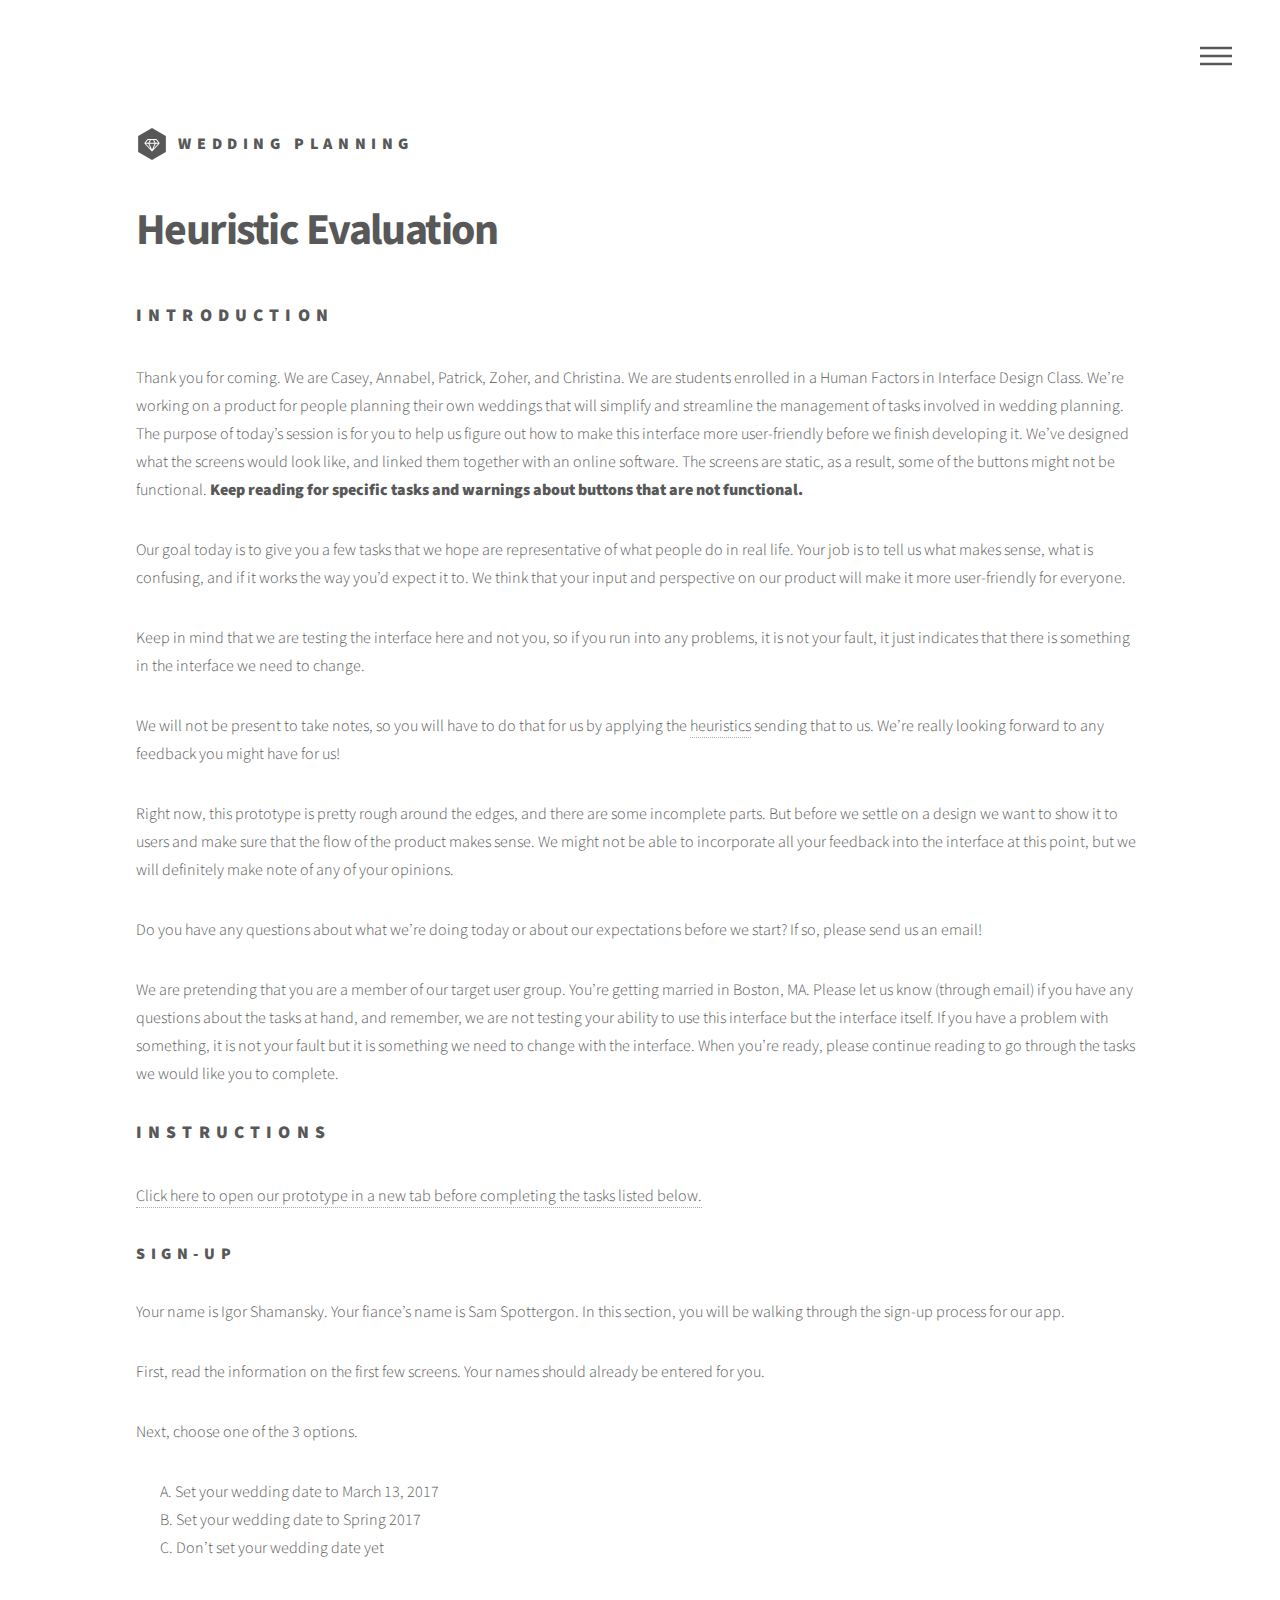
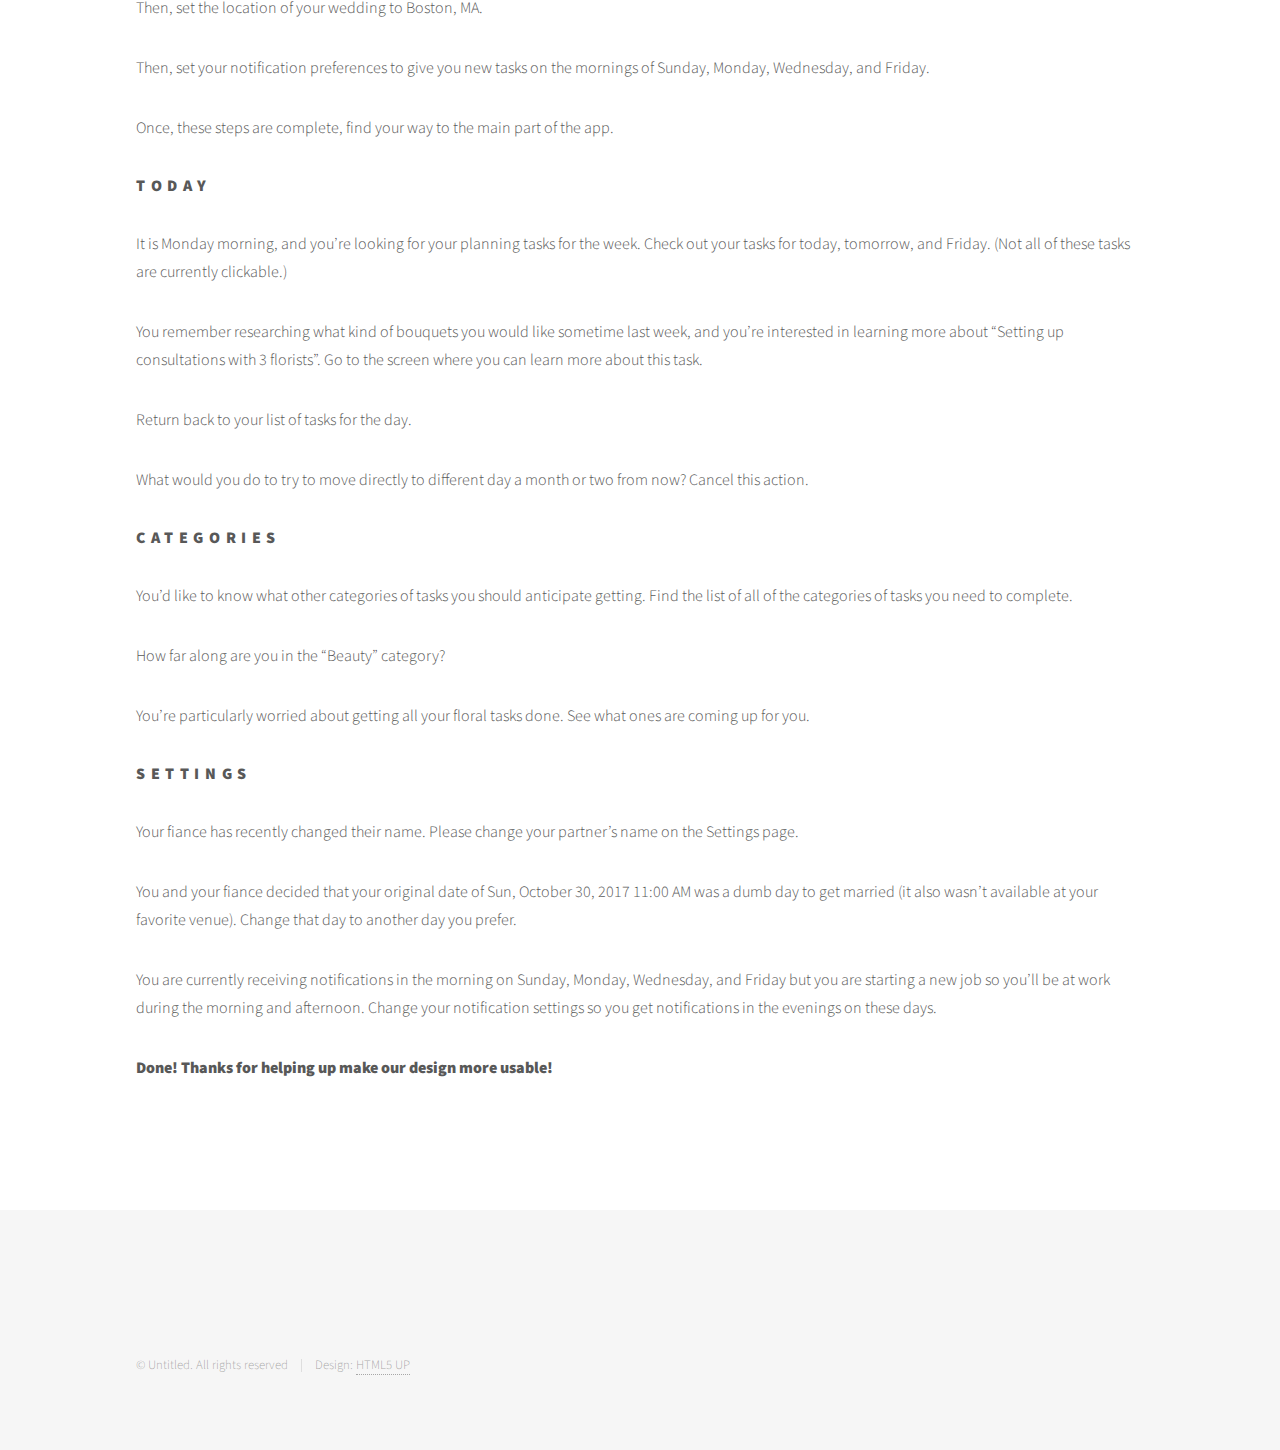
<file: heuristicevaluation.html>
<!DOCTYPE HTML>
<!--
    Phantom by HTML5 UP
    html5up.net | @ajlkn
    Free for personal and commercial use under the CCA 3.0 license (html5up.net/license)
-->
<html>
    <head>
        <title>Design Development</title>
        <meta charset="utf-8" />
        <meta name="viewport" content="width=device-width, initial-scale=1" />
        <!--[if lte IE 8]><script src="assets/js/ie/html5shiv.js"></script><![endif]-->
        <link rel="stylesheet" href="assets/css/main.css" />
        <!--[if lte IE 9]><link rel="stylesheet" href="assets/css/ie9.css" /><![endif]-->
        <!--[if lte IE 8]><link rel="stylesheet" href="assets/css/ie8.css" /><![endif]-->
    </head>
    <body>
        <!-- Wrapper -->
        <div id="wrapper">

            <!-- Header -->
                <header id="header">
                    <div class="inner">

                        <!-- Logo -->
                            <a href="index.html" class="logo">
                                <span class="symbol"><img src="images/logo.svg" alt="" /></span><span class="title">Wedding Planning</span>
                            </a>

                        <!-- Nav -->
                            <nav>
                                <ul>
                                    <li><a href="#menu">Menu</a></li>
                                </ul>
                            </nav>

                    </div>
                </header>

            <!-- Menu -->
                <nav id="menu">
                    <h2>Menu</h2>
                        <ul>
                            <li><a href="index.html">Home</a></li>
                            <li><a href="projectbrief.html">Project Brief </a></li>
                            <li><a href="consentnarrative.html"> Consent Narrative</a></li>
                            <li><a href="inspo.html">Inspirational Designs</a></li>
                            <li><a href="needsanalysis.html">Needs Analysis</a></li>
                            <li><a href="designdevelopment.html">Design Development</a></li>
                            <li><a href="heuristicevaluation.html">Heuristic Evaluation</a></li>
                            <li><a href="designrefinement.html">Design Refinement</a></li>
                            <li><a href="formalusabilitytestdesign.html">Formal Usability Test Design</a></li>
                            <li><a href="finalrefinement.html">Final Refinement</a></li>
                        </ul>
                </nav>

            <!-- Main -->
            <div id="main">
                <div class="inner">

                <h1>Heuristic Evaluation</h1>

                <h2>Introduction</h2>

                <p>Thank you for coming. We are Casey, Annabel, Patrick, Zoher, and Christina. We are students enrolled in a Human Factors in Interface Design Class. We’re working on a product for people planning their own weddings that will simplify and streamline the management of tasks involved in wedding planning. The purpose of today’s session is for you to help us figure out how to make this interface more user-friendly before we finish developing it. We’ve designed what the screens would look like, and linked them together with an online software. The screens are static, as a result, some of the buttons might not be functional. <strong>Keep reading for specific tasks and warnings about buttons that are not functional.</strong></p>

                <p>Our goal today is to give you a few tasks that we hope are representative of what people do in real life. Your job is to tell us what makes sense, what is confusing, and if it works the way you’d expect it to. We think that your input and perspective on our product will make it more user-friendly for everyone.</p>

                <p>Keep in mind that we are testing the interface here and not you, so if you run into any problems, it is not your fault, it just indicates that there is something in the interface we need to change.</p>

                <p>We will not be present to take notes, so you will have to do that for us by applying the <a target="_blank" href="https://www.nngroup.com/articles/ten-usability-heuristics/">heuristics</a> sending that to us. We’re really looking forward to any feedback you might have for us!

                <p>Right now, this prototype is pretty rough around the edges, and there are some incomplete parts. But before we settle on a design we want to show it to users and make sure that the flow of the product makes sense. We might not be able to incorporate all your feedback into the interface at this point, but we will definitely make note of any of your opinions.</p>

                <p>Do you have any questions about what we’re doing today or about our expectations before we start? If so, please send us an email!</p>

                <p>We are pretending that you are a member of our target user group. You’re getting married in Boston, MA. Please let us know (through email) if you have any questions about the tasks at hand, and remember, we are not testing your ability to use this interface but the interface itself. If you have a problem with something, it is not your fault but it is something we need to change with the interface. When you’re ready, please continue reading to go through the tasks we would like you to complete.</p>


                <h2>Instructions</h2>

                <p><a target="_blank" href="https://projects.invisionapp.com/share/H2999IYMN#/screens">Click here to open our prototype in a new tab before completing the tasks listed below.</a></p>

                <h3>Sign-Up</h3>

                <p>Your name is Igor Shamansky.  Your fiance’s name is Sam Spottergon.  In this section, you will be walking through the sign-up process for our app.</p>

                <p>First, read the information on the first few screens.  Your names should already be entered for you.</p>

                <p>Next, choose one of the 3 options.
                    <ul style="list-style: none;">
                        <li>A. Set your wedding date to March 13, 2017</li>
                        <li>B. Set your wedding date to Spring 2017</li>
                        <li>C. Don’t set your wedding date yet</li>
                    </ul>
                </p>

                <p>Then, set the location of your wedding to Boston, MA.</p>

                <p>Then, set your notification preferences to give you new tasks on the mornings of Sunday, Monday, Wednesday, and Friday.</p>

                <p>Once, these steps are complete, find your way to the main part of the app.</p>

                <h3>Today</h3>

                <p>It is Monday morning, and you’re looking for your planning tasks for the week.  Check out your tasks for today, tomorrow, and Friday.  (Not all of these tasks are currently clickable.)</p>

                <p>You remember researching what kind of bouquets you would like sometime last week, and you’re interested in learning more about “Setting up consultations with 3 florists”.  Go to the screen where you can learn more about this task.</p>

                <p>Return back to your list of tasks for the day.</p>

                <p>What would you do to try to move directly to different day a month or two from now?  Cancel this action.</p>

                <h3>Categories</h3>

                <p>You’d like to know what other categories of tasks you should anticipate getting. Find the list of all of the categories of tasks you need to complete.</p>


                <p>How far along are you in the “Beauty” category?</p>


                <p>You’re particularly worried about getting all your floral tasks done.  See what ones are coming up for you.</p>

                <h3>Settings</h3>

                <p>Your fiance has recently changed their name. Please change your partner’s name on the Settings page.</p>

                <p>You and your fiance decided that your original date of Sun, October 30, 2017 11:00 AM was a dumb day to get married (it also wasn’t available at your favorite venue). Change that day to another day you prefer.</p>

                <p>You are currently receiving notifications in the morning on Sunday, Monday, Wednesday, and Friday but you are starting a new job so you’ll be at work during the morning and afternoon. Change your notification settings so you get notifications in the evenings on these days.</p>

                <p><strong>Done! Thanks for helping up make our design more usable!</strong></p>

                </div>
            </div>


            <!-- Footer -->
            <footer id="footer">
                <div class="inner">
<!--                            <section>
                        <h2>Get in touch</h2>
                        <form method="post" action="#">
                            <div class="field half first">
                                <input type="text" name="name" id="name" placeholder="Name" />
                            </div>
                            <div class="field half">
                                <input type="email" name="email" id="email" placeholder="Email" />
                            </div>
                            <div class="field">
                                <textarea name="message" id="message" placeholder="Message"></textarea>
                            </div>
                            <ul class="actions">
                                <li><input type="submit" value="Send" class="special" /></li>
                            </ul>
                        </form>
                    </section>
                    <section>
                        <h2>Follow</h2>
                        <ul class="icons">
                            <li><a href="#" class="icon style2 fa-twitter"><span class="label">Twitter</span></a></li>
                            <li><a href="#" class="icon style2 fa-facebook"><span class="label">Facebook</span></a></li>
                            <li><a href="#" class="icon style2 fa-instagram"><span class="label">Instagram</span></a></li>
                            <li><a href="#" class="icon style2 fa-dribbble"><span class="label">Dribbble</span></a></li>
                            <li><a href="#" class="icon style2 fa-github"><span class="label">GitHub</span></a></li>
                            <li><a href="#" class="icon style2 fa-500px"><span class="label">500px</span></a></li>
                            <li><a href="#" class="icon style2 fa-phone"><span class="label">Phone</span></a></li>
                            <li><a href="#" class="icon style2 fa-envelope-o"><span class="label">Email</span></a></li>
                        </ul>
                    </section> -->
                    <ul class="copyright">
                        <li>&copy; Untitled. All rights reserved</li><li>Design: <a href="http://html5up.net">HTML5 UP</a></li>
                    </ul>
                </div>
            </footer>

    </div>

<!-- Scripts -->
    <script src="assets/js/jquery.min.js"></script>
    <script src="assets/js/skel.min.js"></script>
    <script src="assets/js/util.js"></script>
    <!--[if lte IE 8]><script src="assets/js/ie/respond.min.js"></script><![endif]-->
    <script src="assets/js/main.js"></script>

</body>
</html>
</file>
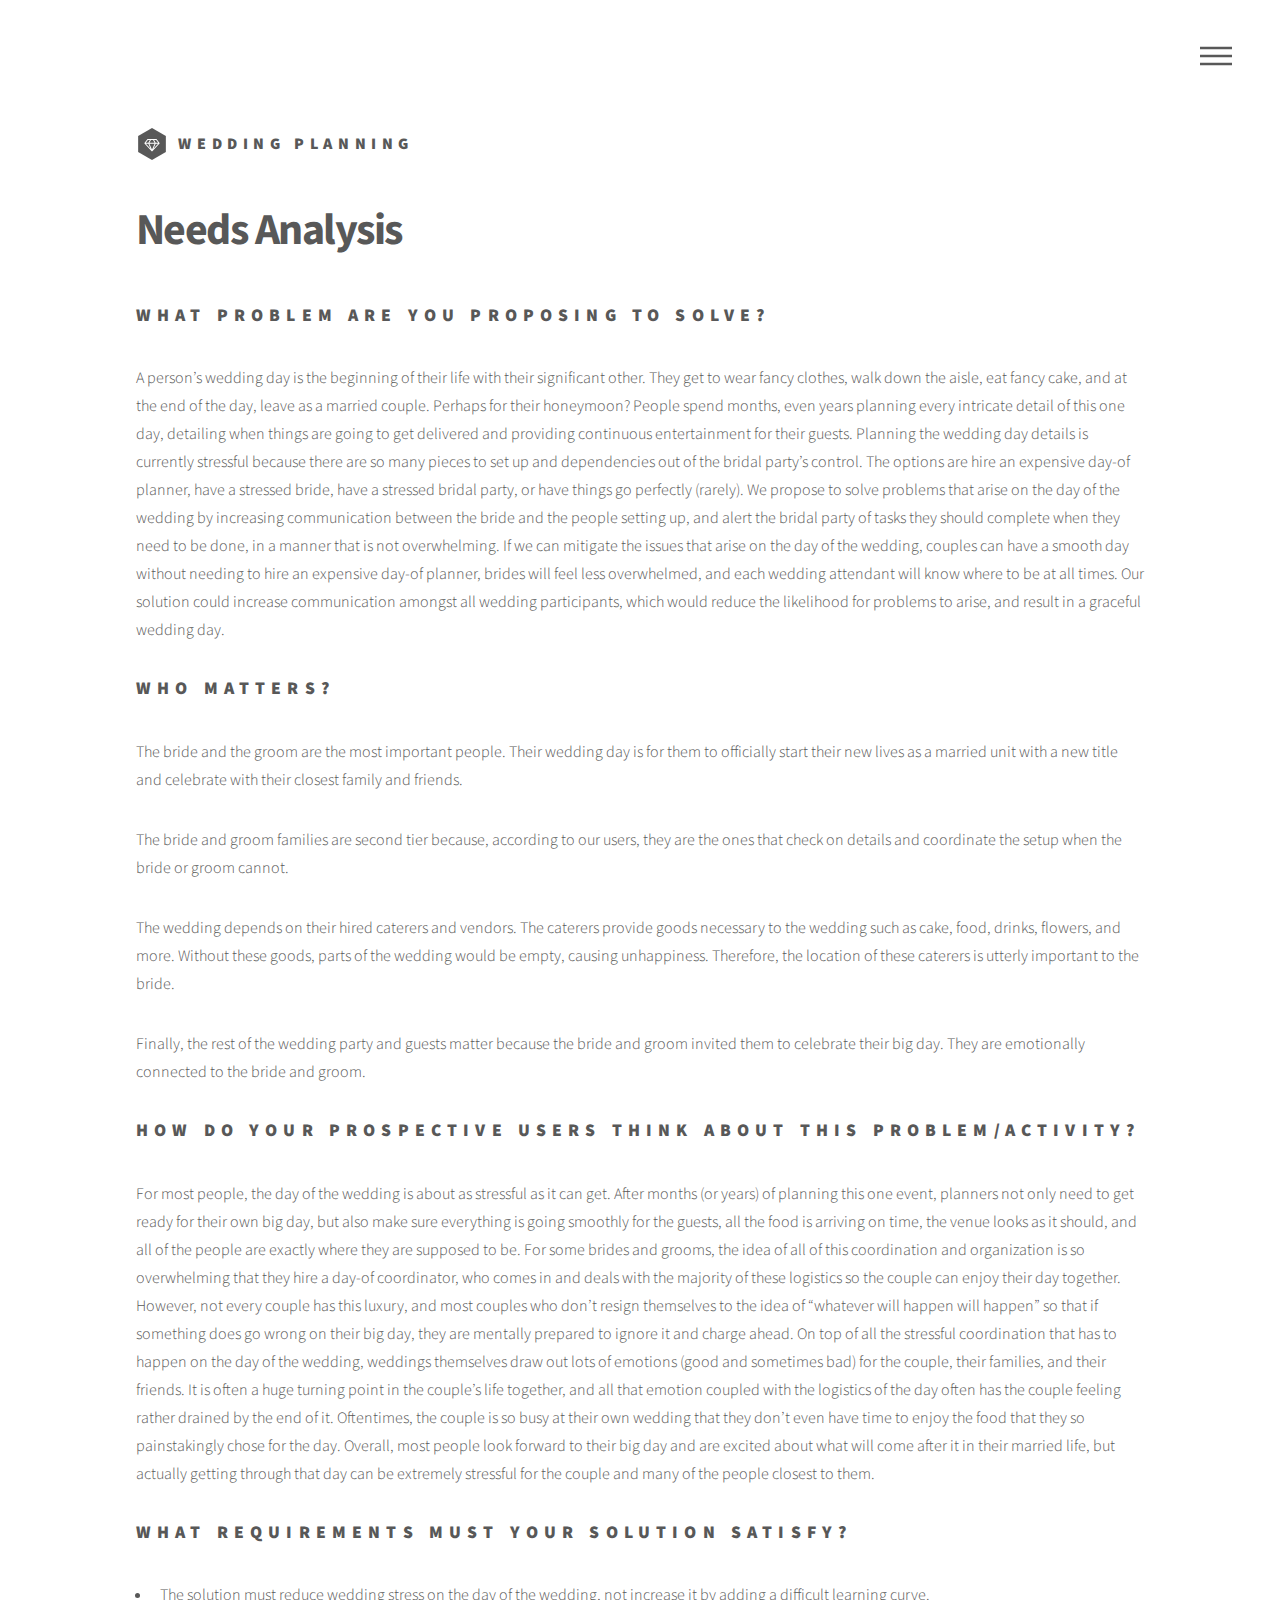
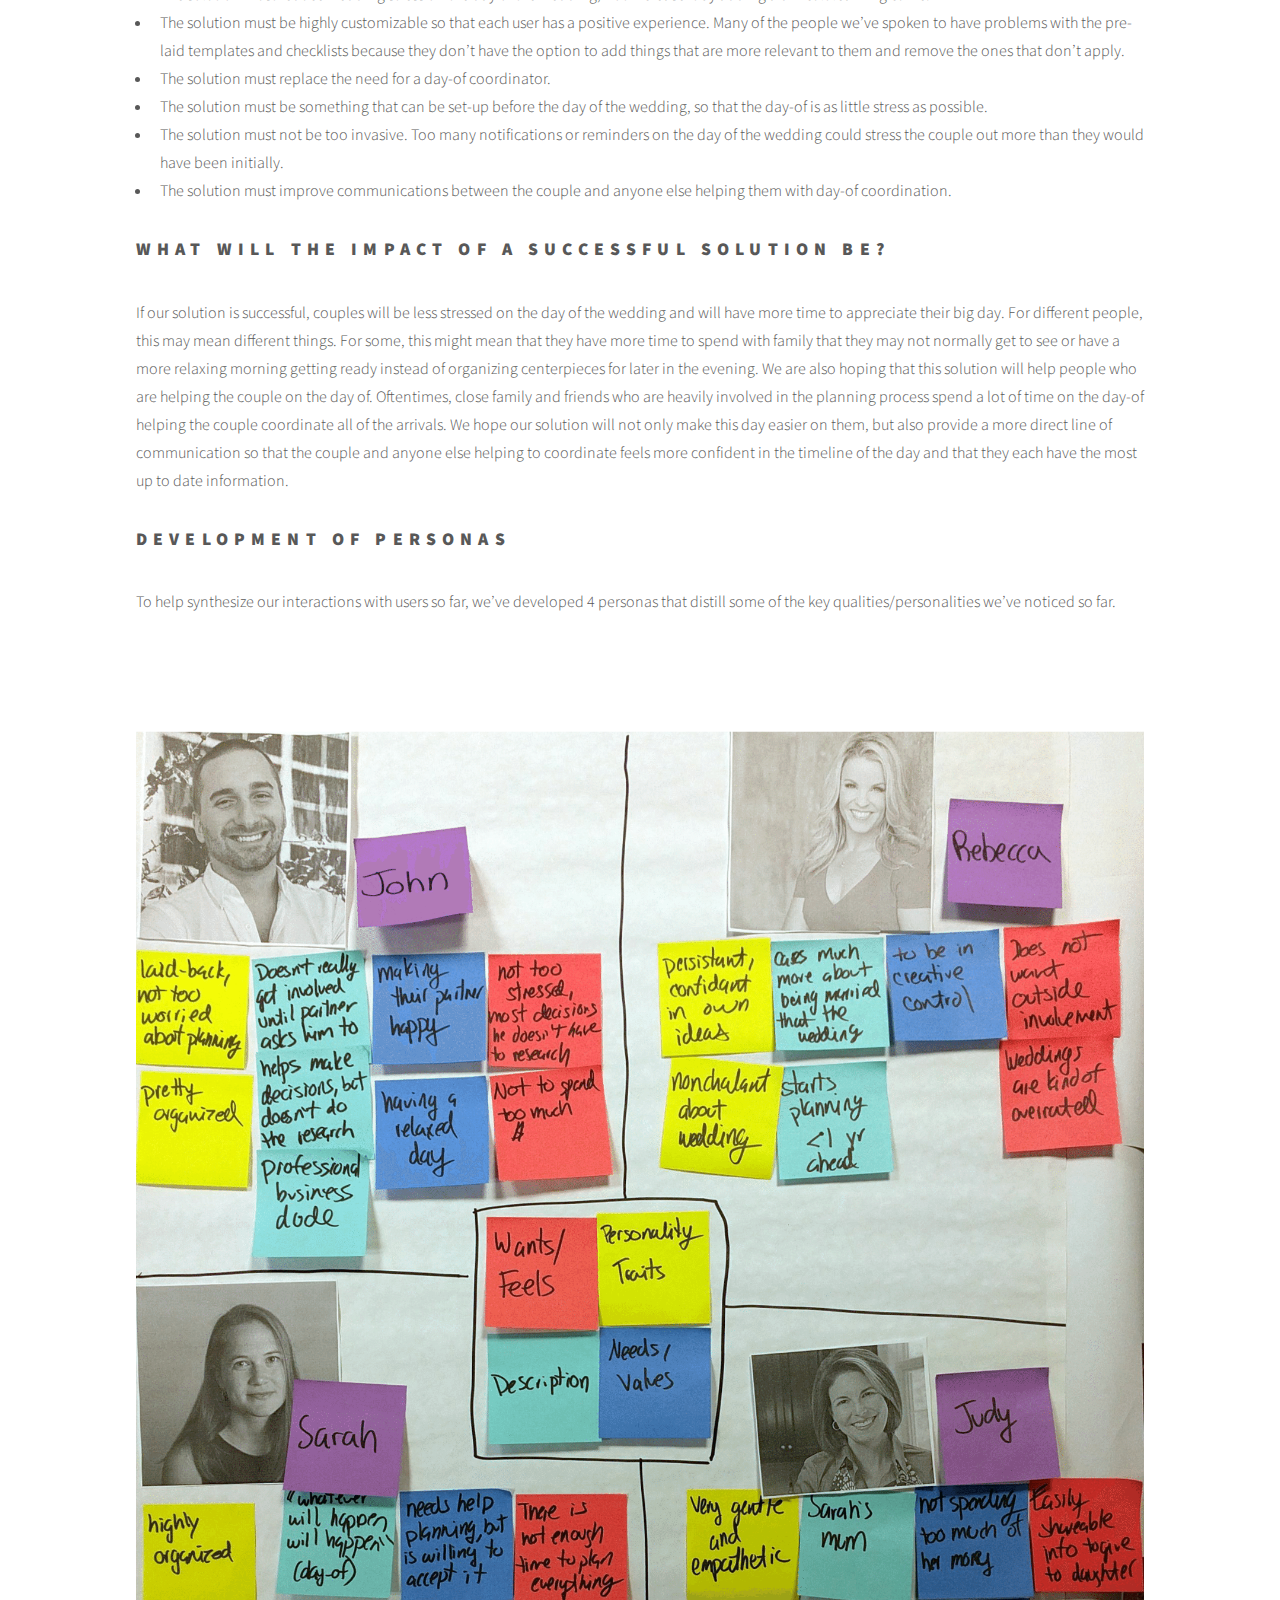
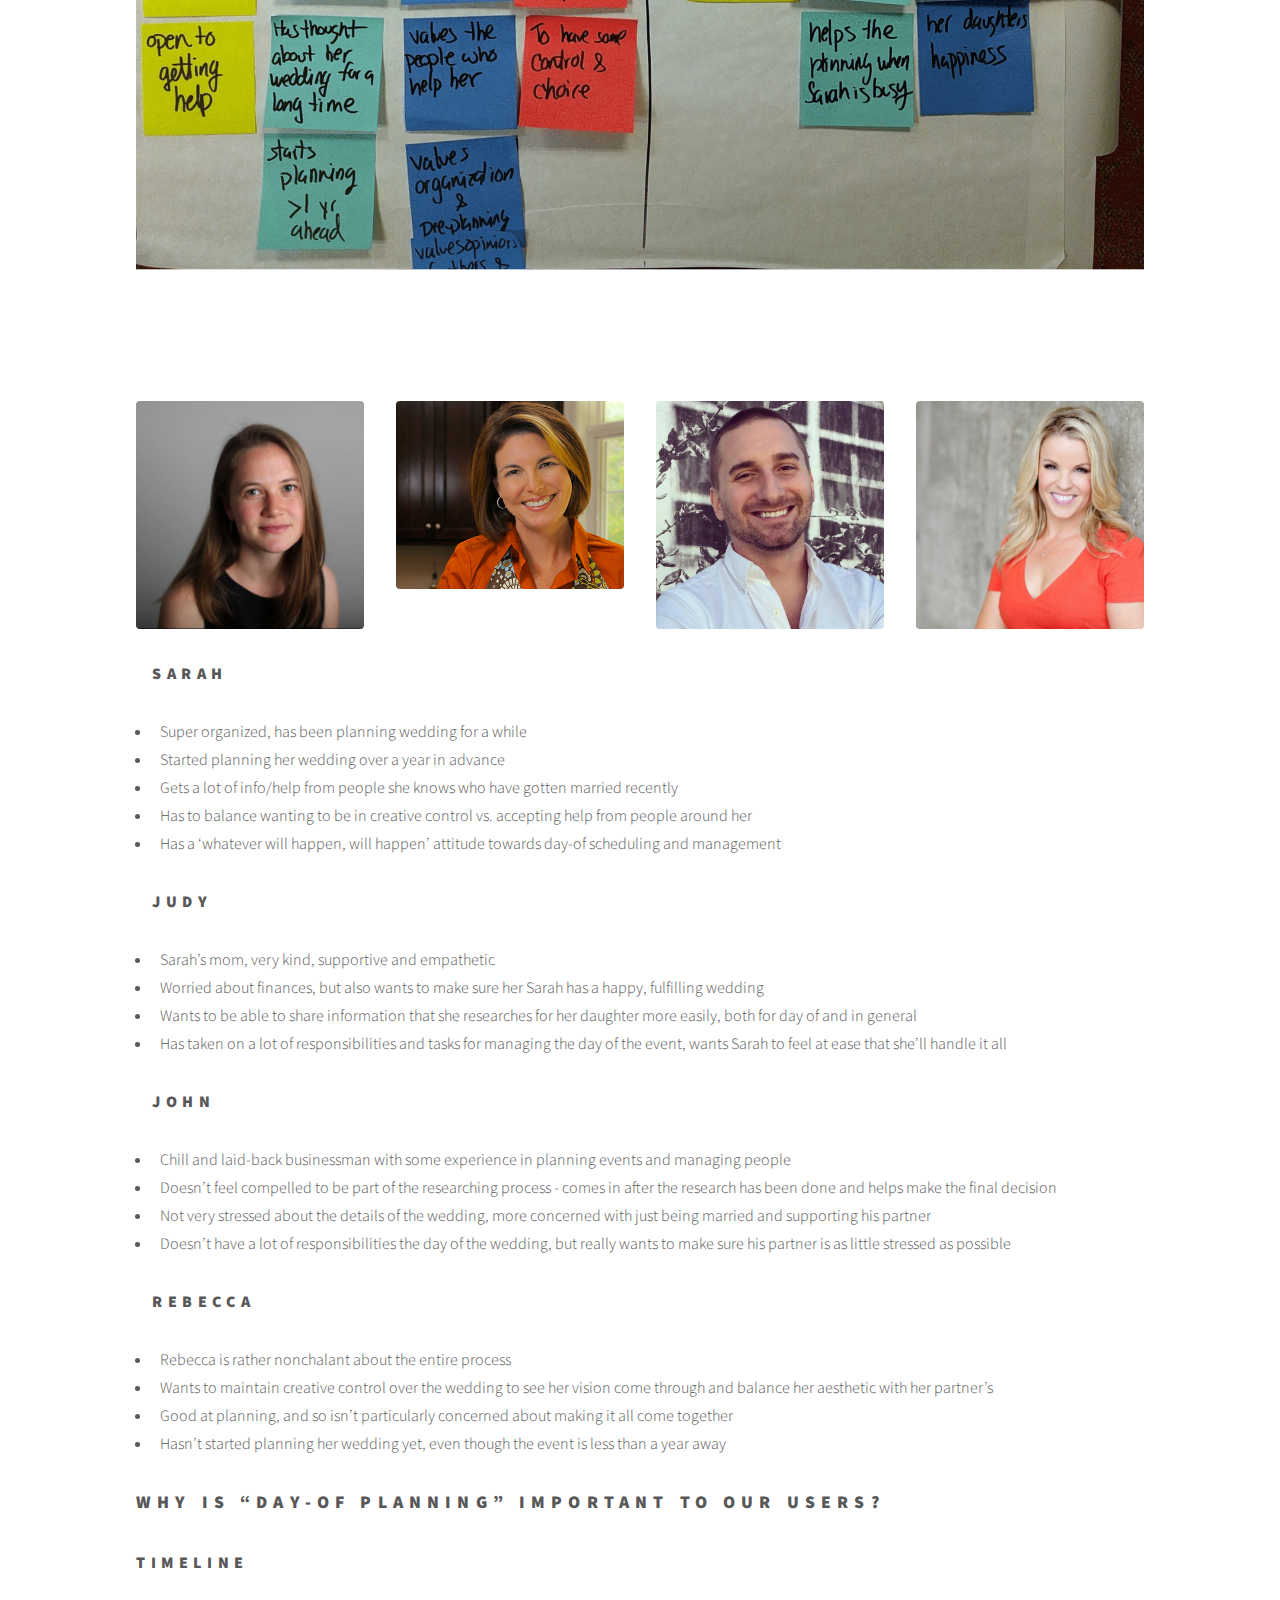
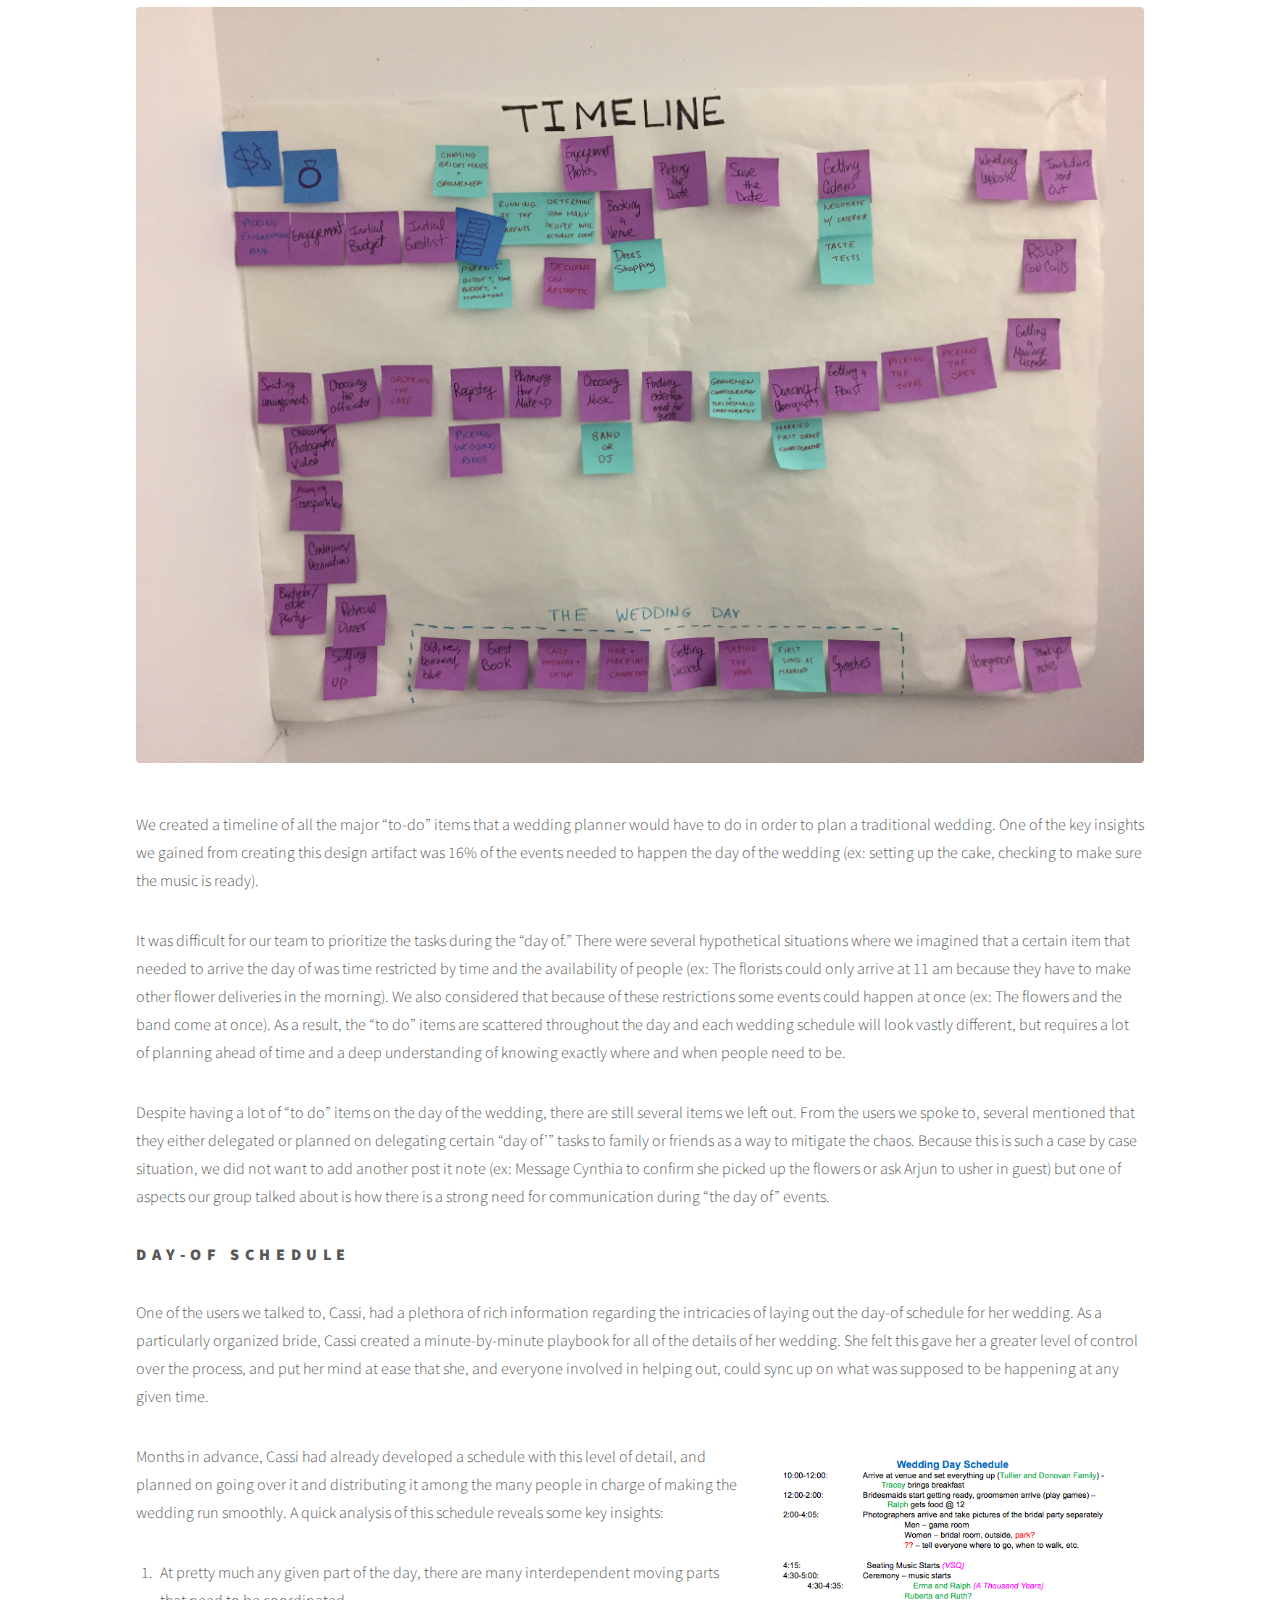
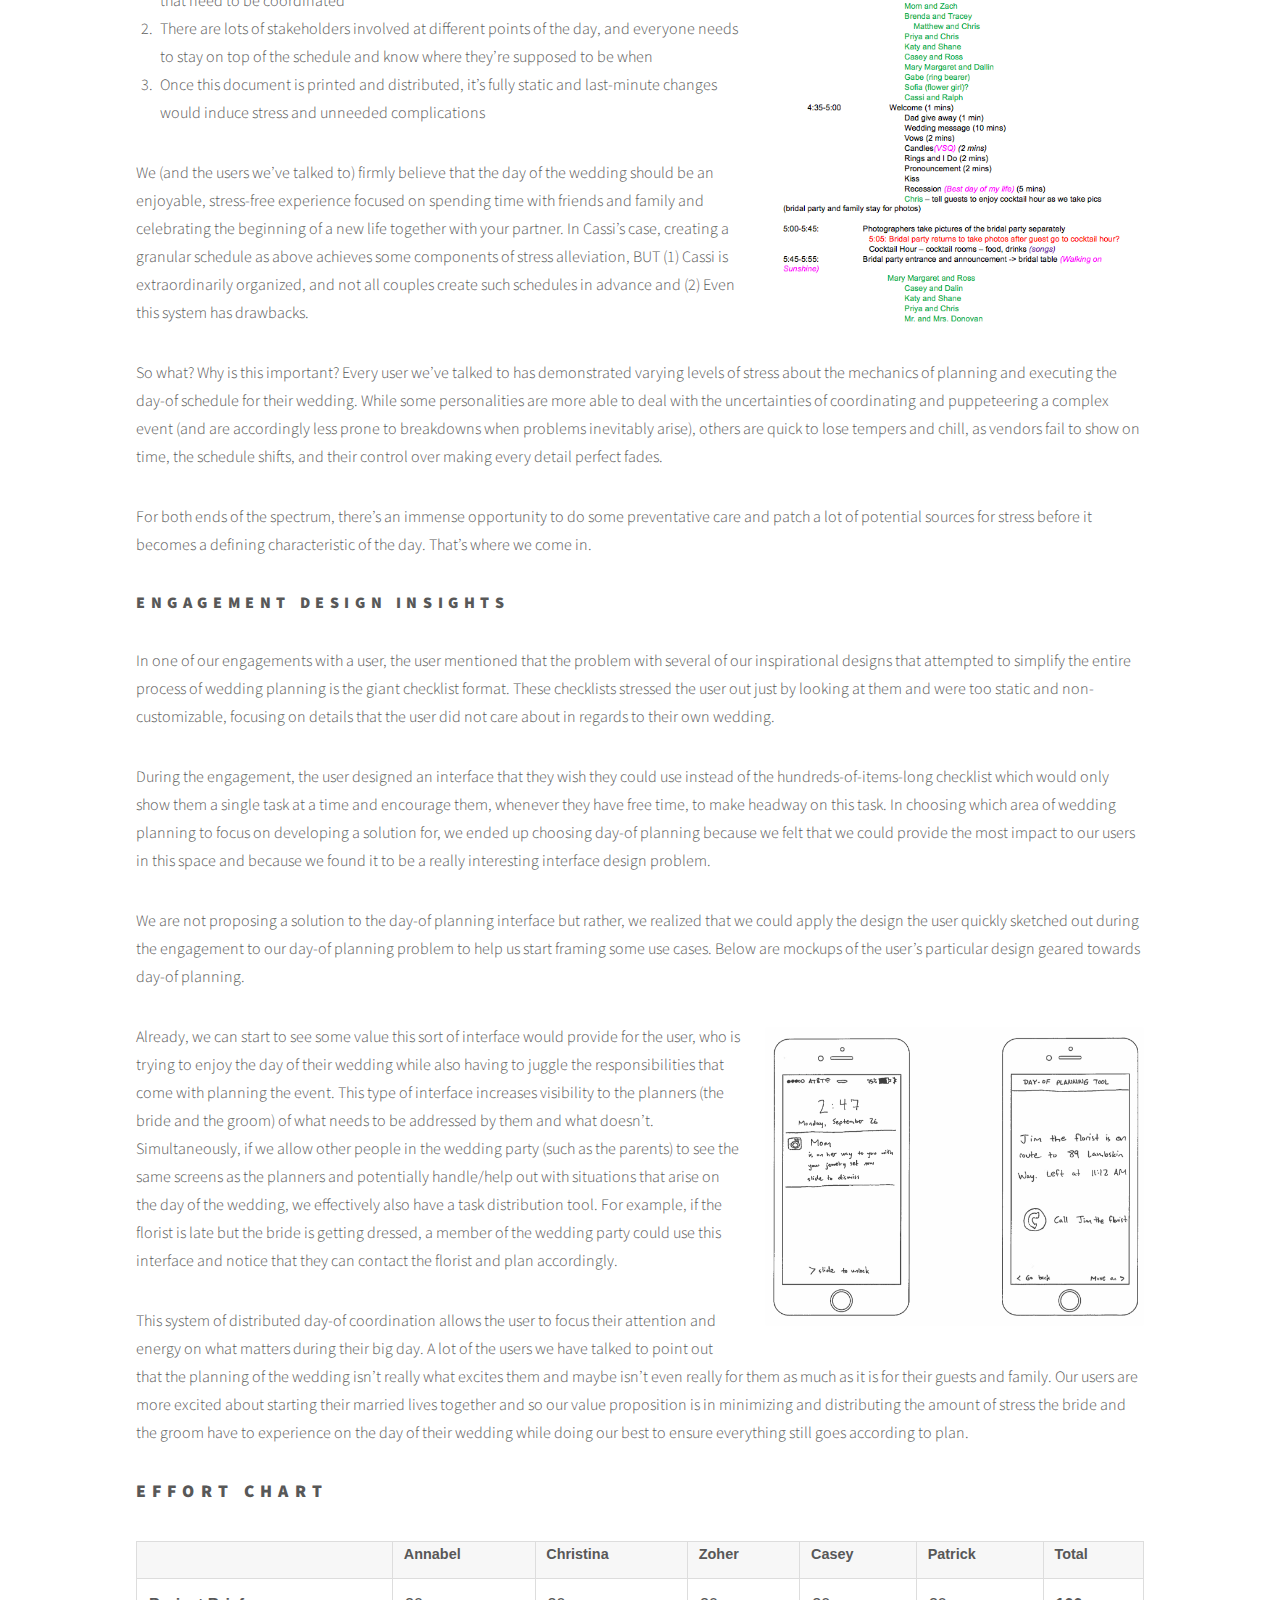
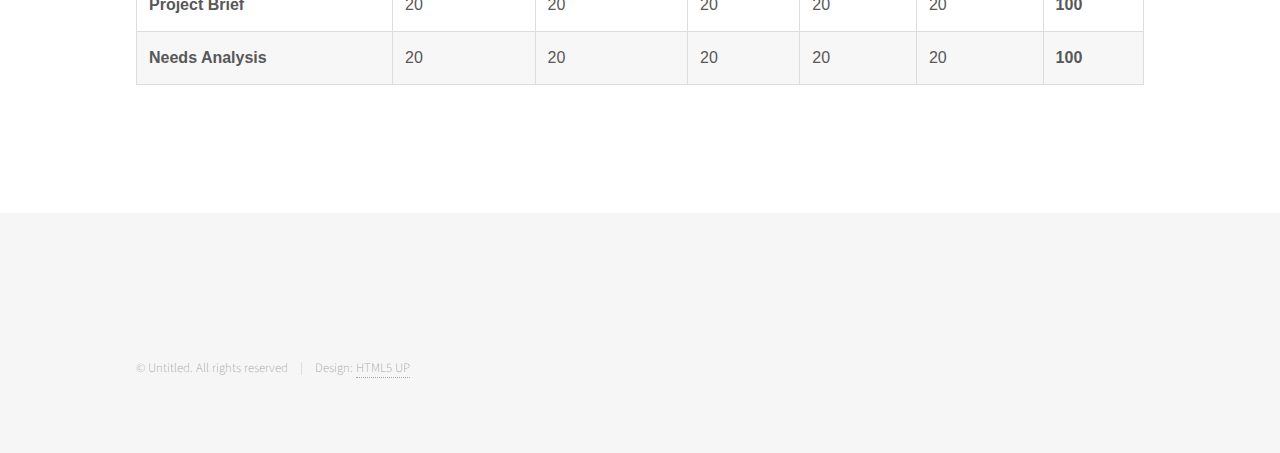
<file: needsanalysis.html>
<!DOCTYPE HTML>
<!--
    Phantom by HTML5 UP
    html5up.net | @ajlkn
    Free for personal and commercial use under the CCA 3.0 license (html5up.net/license)
-->
<html>
    <head>
        <title>Needs Analysis</title>
        <meta charset="utf-8" />
        <meta name="viewport" content="width=device-width, initial-scale=1" />
        <!--[if lte IE 8]><script src="assets/js/ie/html5shiv.js"></script><![endif]-->
        <link rel="stylesheet" href="assets/css/main.css" />
        <!--[if lte IE 9]><link rel="stylesheet" href="assets/css/ie9.css" /><![endif]-->
        <!--[if lte IE 8]><link rel="stylesheet" href="assets/css/ie8.css" /><![endif]-->
    </head>
    <body>
        <!-- Wrapper -->
        <div id="wrapper">

            <!-- Header -->
                <header id="header">
                    <div class="inner">

                        <!-- Logo -->
                            <a href="index.html" class="logo">
                                <span class="symbol"><img src="images/logo.svg" alt="" /></span><span class="title">Wedding Planning</span>
                            </a>

                        <!-- Nav -->
                            <nav>
                                <ul>
                                    <li><a href="#menu">Menu</a></li>
                                </ul>
                            </nav>

                    </div>
                </header>

            <!-- Menu -->
                <nav id="menu">
                    <h2>Menu</h2>
                    <ul>
                        <li><a href="index.html">Home</a></li>
                        <li><a href="projectbrief.html">Project Brief </a></li>
                        <li><a href="consentnarrative.html"> Consent Narrative</a></li>
                        <li><a href="inspo.html">Inspirational Designs</a></li>
                        <li><a href="needsanalysis.html">Needs Analysis</a></li>
                        <li><a href="designdevelopment.html">Design Development</a></li>
                        <li><a href="heuristicevaluation.html">Heuristic Evaluation</a></li>
                        <li><a href="designrefinement.html">Design Refinement</a></li>
                        <li><a href="formalusabilitytestdesign.html">Formal Usability Test Design</a></li>
                        <li><a href="finalrefinement.html">Final Refinement</a></li>
                    </ul>
                </nav>

            <!-- Main -->
            <div id="main">
                <div class="inner">
                    <h1>Needs Analysis</h1>
                    <h2>What problem are you proposing to solve?</h2>
                    <p>
                    A person’s wedding day is the beginning of their life with their significant other. They get to wear fancy clothes, walk down the aisle, eat fancy cake, and at the end of the day, leave as a married couple. Perhaps for their honeymoon? People spend months, even years planning every intricate detail of this one day, detailing when things are going to get delivered and providing continuous entertainment for their guests. Planning the wedding day details is currently stressful because there are so many pieces to set up and dependencies out of the bridal party’s control. The options are hire an expensive day-of planner, have a stressed bride, have a stressed bridal party, or have things go perfectly (rarely). We propose to solve problems that arise on the day of the wedding by increasing communication between the bride and the people setting up, and alert the bridal party of tasks they should complete when they need to be done, in a manner that is not overwhelming. If we can mitigate the issues that arise on the day of the wedding, couples can have a smooth day without needing to hire an expensive day-of planner, brides will feel less overwhelmed, and each wedding attendant will know where to be at all times. Our solution could increase communication amongst all wedding participants, which would reduce the likelihood for problems to arise, and result in a graceful wedding day.
                    </p>

                    <h2>Who matters?</h2>
                    <p>
                    The bride and the groom are the most important people. Their wedding day is for them to officially start their new lives as a married unit with a new title and celebrate with their closest family and friends. 
                    </p>
                    <p>
                    The bride and groom families are second tier because, according to our users, they are the ones that check on details and coordinate the setup when the bride or groom cannot. 
                    </p>
                    <p>
                    The wedding depends on their hired caterers and vendors. The caterers provide goods necessary to the wedding such as cake, food, drinks, flowers, and more. Without these goods, parts of the wedding would be empty, causing unhappiness. Therefore, the location of these caterers is utterly important to the bride. 
                    </p>
                    <p>
                    Finally, the rest of the wedding party and guests matter because the bride and groom invited them to celebrate their big day. They are emotionally connected to the bride and groom. 
                    </p>

                    <h2>How do your prospective users think about this problem/activity?</h2>
                    <p>
                    For most people, the day of the wedding is about as stressful as it can get.  After months (or years) of planning this one event, planners not only need to get ready for their own big day, but also make sure everything is going smoothly for the guests, all the food is arriving on time, the venue looks as it should, and all of the people are exactly where they are supposed to be.  For some brides and grooms, the idea of all of this coordination and organization is so overwhelming that they hire a day-of coordinator, who comes in and deals with the majority of these logistics so the couple can enjoy their day together.  However, not every couple has this luxury, and most couples who don’t resign themselves to the idea of “whatever will happen will happen” so that if something does go wrong on their big day, they are mentally prepared to ignore it and charge ahead.  On top of all the stressful coordination that has to happen on the day of the wedding, weddings themselves draw out lots of emotions (good and sometimes bad) for the couple, their families, and their friends.  It is often a huge turning point in the couple’s life together, and all that emotion coupled with the logistics of the day often has the couple feeling rather drained by the end of it.  Oftentimes, the couple is so busy at their own wedding that they don’t even have time to enjoy the food that they so painstakingly chose for the day.  Overall, most people look forward to their big day and are excited about what will come after it in their married life, but actually getting through that day can be extremely stressful for the couple and many of the people closest to them.
                    </p>

                    <h2>What requirements must your solution satisfy?</h2>
                    <ul>
                        <li>
                        The solution must reduce wedding stress on the day of the wedding, not increase it by adding a difficult learning curve. 
                        </li>
                        <li>
                        The solution must be highly customizable so that each user has a positive experience.  Many of the people we’ve spoken to have problems with the pre-laid templates and checklists because they don’t have the option to add things that are more relevant to them and remove the ones that don’t apply.
                        </li>
                        <li>
                        The solution must replace the need for a day-of coordinator.
                        </li>
                        <li>
                        The solution must be something that can be set-up before the day of the wedding, so that the day-of is as little stress as possible.
                        </li>
                        <li>
                        The solution must not be too invasive.  Too many notifications or reminders on the day of the wedding could stress the couple out more than they would have been initially.
                        </li>
                        <li>
                        The solution must improve communications between the couple and anyone else helping them with day-of coordination.
                        </li>
                    </ul>

                    <h2>What will the impact of a successful solution be?</h2>
                    <p>
                    If our solution is successful, couples will be less stressed on the day of the wedding and will have more time to appreciate their big day.  For different people, this may mean different things.  For some, this might mean that they have more time to spend with family that they may not normally get to see or have a more relaxing morning getting ready instead of organizing centerpieces for later in the evening.  We are also hoping that this solution will help people who are helping the couple on the day of.  Oftentimes, close family and friends who are heavily involved in the planning process spend a lot of time on the day-of helping the couple coordinate all of the arrivals.  We hope our solution will not only make this day easier on them, but also provide a more direct line of communication so that the couple and anyone else helping to coordinate feels more confident in the timeline of the day and that they each have the most up to date information.  
                    </p>
                    
                    <h2>Development of Personas</h2>
                    <p>
                    To help synthesize our interactions with users so far, we’ve developed 4 personas that distill some of the key qualities/personalities we’ve noticed so far.
                    </p>

                    <span class="image main"><img src="images/analneeds/personas.png"></span>


                    <div class="box alt">
                        <div class="row uniform">
                                <div class="3u">
                                    <span class="image fit"><img src="images/analneeds/sarah.jpg" alt="" /></span>
                                </div>

                                <div class="3u">
                                    <span class="image fit"><img src="images/analneeds/judy.jpg" alt="" /></span>
                                </div>

                                <div class="3u">
                                    <span class="image fit"><img src="images/analneeds/john.jpg" alt="" /></span>
                                </div>

                                <div class="3u$">
                                    <span class="image fit"><img src="images/analneeds/rebecca.jpg" alt="" /></span>
                                </div>
                        </div>
                    </div>

                    <ul><h3>Sarah</h3>
                        <li>Super organized, has been planning wedding for a while</li>
                        <li>Started planning her wedding over a year in advance</li>
                        <li>Gets a lot of info/help from people she knows who have gotten married recently</li>
                        <li>Has to balance wanting to be in creative control vs. accepting help from people around her</li>
                        <li>Has a ‘whatever will happen, will happen’ attitude towards day-of scheduling and management</li>
                    </ul>


                    <ul><h3>Judy</h3>
                        <li>Sarah’s mom, very kind, supportive and empathetic</li>
                        <li>Worried about finances, but also wants to make sure her Sarah has a happy, fulfilling wedding</li>
                        <li>Wants to be able to share information that she researches for her daughter more easily, both for day of and in general</li>
                        <li>Has taken on a lot of responsibilities and tasks for managing the day of the event, wants Sarah to feel at ease that she’ll handle it all </li>
                    </ul>


                    <ul><h3>John</h3>
                        <li>Chill and laid-back businessman with some experience in planning events and managing people</li>
                        <li>Doesn’t feel compelled to be part of the researching process - comes in after the research has been done and helps make the final decision</li>
                        <li>Not very stressed about the details of the wedding, more concerned with just being married and supporting his partner</li>
                        <li>Doesn’t have a lot of responsibilities the day of the wedding, but really wants to make sure his partner is as little stressed as possible</li>
                    </ul>

                    
                    <ul><h3>Rebecca</h3>
                        <li>Rebecca is rather nonchalant about the entire process</li>
                        <li>Wants to maintain creative control over the wedding to see her vision come through and balance her aesthetic with her partner’s</li>
                        <li>Good at planning, and so isn’t particularly concerned about making it all come together</li>
                        <li>Hasn’t started planning her wedding yet, even though the event is less than a year away</li>
                    </ul>

                    <h2>Why is “day-of planning” important to our users?</h2>
                    
                    <h3>Timeline</h3>
                    <span class="image main"><img src="images/analneeds/timeline.jpg"> </span>
                    <p>
                    We created a timeline of all the major “to-do” items that a wedding planner would have to do in order to plan a traditional wedding. One of the key insights we gained from creating this design artifact was 16% of the events needed to happen the day of  the wedding (ex: setting up the cake, checking to make sure the music is ready).
                    </p>
                    <p>
                    It was difficult for our team to prioritize the tasks during the “day of.” There were several hypothetical situations where we imagined that a certain item that needed to arrive the day of was time restricted by time and the availability of people (ex: The florists could only arrive at 11 am because they have to make other flower deliveries in the morning). We also considered that because of these restrictions some events could happen at once (ex: The flowers and the band come at once).  As a result, the “to do” items are scattered throughout the day and each wedding schedule will look vastly different, but requires a lot of planning ahead of time and a deep understanding of knowing exactly where and when people need to be.
                    </p>
                    <p>
                    Despite having a lot of “to do” items on the day of the wedding, there are still several items we left out. From the users we spoke to, several mentioned that they either delegated or planned on delegating certain “day of’” tasks to family or friends as a way to mitigate the chaos. Because this is such a case by case situation, we did not want to add another post it note  (ex: Message Cynthia to confirm she picked up the flowers or ask Arjun to usher in guest) but one of aspects our group talked about is how there is a strong need for communication during “the day of” events.
                    </p>

                    <h3>Day-of Schedule</h3>
                    <p>
                    One of the users we talked to, Cassi, had a plethora of rich information regarding the intricacies of laying out the day-of schedule for her wedding. As a particularly organized bride, Cassi created a minute-by-minute playbook for all of the details of her wedding. She felt this gave her a greater level of control over the process, and put her mind at ease that she, and everyone involved in helping out, could sync up on what was supposed to be happening at any given time.
                    </p>
                    <span class="image right"><img src="images/analneeds/CassiSchedule.png"></span>
                    <p>
                    Months in advance, Cassi had already developed a schedule with this level of detail, and planned on going over it and distributing it among the many people in charge of making the wedding run smoothly. A quick analysis of this schedule reveals some key insights:
                    </p>
                    <ol>
                        <li>At pretty much any given part of the day, there are many interdependent moving parts that need to be coordinated</li>
                        <li>There are lots of stakeholders involved at different points of the day, and everyone needs to stay on top of the schedule and know where they’re supposed to be when</li>
                        <li>Once this document is printed and distributed, it’s fully static and last-minute changes would induce stress and unneeded complications</li>
                    </ol>

                    <p>
                    We (and the users we’ve talked to) firmly believe that the day of the wedding should be an enjoyable, stress-free experience focused on spending time with friends and family and celebrating the beginning of a new life together with your partner. In Cassi’s case, creating a granular schedule as above achieves some components of stress alleviation, BUT (1) Cassi is extraordinarily organized, and not all couples create such schedules in advance and (2) Even this system has drawbacks. 
                    </p>

                    <p>
                    So what? Why is this important? Every user we’ve talked to has demonstrated varying levels of stress about the mechanics of planning and executing the day-of schedule for their wedding. While some personalities are more able to deal with the uncertainties of coordinating and puppeteering a complex event (and are accordingly less prone to breakdowns when problems inevitably arise), others are quick to lose tempers and chill, as vendors fail to show on time, the schedule shifts, and their control over making every detail perfect fades. 
                    </p>

                    <p>
                    For both ends of the spectrum, there’s an immense opportunity to do some preventative care and patch a lot of potential sources for stress before it becomes a defining characteristic of the day. That’s where we come in.
                    </p>

                    <h3>Engagement Design Insights</h3>
                    <p>
                    In one of our engagements with a user, the user mentioned that the problem with several of our inspirational designs that attempted to simplify the entire process of wedding planning is the giant checklist format. These checklists stressed the user out just by looking at them and were too static and non-customizable, focusing on details that the user did not care about in regards to their own wedding.
                    </p>

                    <p>
                    During the engagement, the user designed an interface that they wish they could use instead of the hundreds-of-items-long checklist which would only show them a single task at a time and encourage them, whenever they have free time, to make headway on this task. In choosing which area of wedding planning to focus on developing a solution for, we ended up choosing day-of planning because we felt that we could provide the most impact to our users in this space and because we found it to be a really interesting interface design problem.
                    </p>

                    <p>
                    We are not proposing a solution to the day-of planning interface but rather, we realized that we could apply the design the user quickly sketched out during the engagement to our day-of planning problem to help us start framing some use cases. Below are mockups of the user’s particular design geared towards day-of planning.
                    </p>

                    <span class="image right"><img src="images/analneeds/mockup.png"></span>

                    <p>
                    Already, we can start to see some value this sort of interface would provide for the user, who is trying to enjoy the day of their wedding while also having to juggle the responsibilities that come with planning the event. This type of interface increases visibility to the planners (the bride and the groom) of what needs to be addressed by them and what doesn’t. Simultaneously, if we allow other people in the wedding party (such as the parents) to see the same screens as the planners and potentially handle/help out with situations that arise on the day of the wedding, we effectively also have a task distribution tool. For example, if the florist is late but the bride is getting dressed, a member of the wedding party could use this interface and notice that they can contact the florist and plan accordingly.
                    </p>

                    <p>
                    This system of distributed day-of coordination allows the user to focus their attention and energy on what matters during their big day. A lot of the users we have talked to point out that the planning of the wedding isn’t really what excites them and maybe isn’t even really for them as much as it is for their guests and family. Our users are more excited about starting their married lives together and so our value proposition is in minimizing and distributing the amount of stress the bride and the groom have to experience on the day of their wedding while doing our best to ensure everything still goes according to plan.
                    </p>

                    <h2>Effort Chart</h2>

                            <table>
                              <tr>
                                <th></th>
                                <th>Annabel</th>
                                <th>Christina</th>
                                <th>Zoher</th>
                                <th>Casey</th>
                                <th>Patrick</th>
                                <th>Total</th>
                              </tr>
                              <tr>
                                <td><strong>Project Brief</strong></td>
                                <td>20</td>
                                <td>20</td>
                                <td>20</td>
                                <td>20</td>
                                <td>20</td>
                                <td><strong>100</strong></td>
                              </tr>
                              <tr>
                                <td><strong>Needs Analysis</strong></td>
                                <td>20</td>
                                <td>20</td>
                                <td>20</td>
                                <td>20</td>
                                <td>20</td>
                                <td><strong>100</strong></td>
                              </tr>
                            </table>

                </div>
            </div>


            <!-- Footer -->
            <footer id="footer">
                <div class="inner">
<!--                            <section>
                        <h2>Get in touch</h2>
                        <form method="post" action="#">
                            <div class="field half first">
                                <input type="text" name="name" id="name" placeholder="Name" />
                            </div>
                            <div class="field half">
                                <input type="email" name="email" id="email" placeholder="Email" />
                            </div>
                            <div class="field">
                                <textarea name="message" id="message" placeholder="Message"></textarea>
                            </div>
                            <ul class="actions">
                                <li><input type="submit" value="Send" class="special" /></li>
                            </ul>
                        </form>
                    </section>
                    <section>
                        <h2>Follow</h2>
                        <ul class="icons">
                            <li><a href="#" class="icon style2 fa-twitter"><span class="label">Twitter</span></a></li>
                            <li><a href="#" class="icon style2 fa-facebook"><span class="label">Facebook</span></a></li>
                            <li><a href="#" class="icon style2 fa-instagram"><span class="label">Instagram</span></a></li>
                            <li><a href="#" class="icon style2 fa-dribbble"><span class="label">Dribbble</span></a></li>
                            <li><a href="#" class="icon style2 fa-github"><span class="label">GitHub</span></a></li>
                            <li><a href="#" class="icon style2 fa-500px"><span class="label">500px</span></a></li>
                            <li><a href="#" class="icon style2 fa-phone"><span class="label">Phone</span></a></li>
                            <li><a href="#" class="icon style2 fa-envelope-o"><span class="label">Email</span></a></li>
                        </ul>
                    </section> -->
                    <ul class="copyright">
                        <li>&copy; Untitled. All rights reserved</li><li>Design: <a href="http://html5up.net">HTML5 UP</a></li>
                    </ul>
                </div>
            </footer>

    </div>

<!-- Scripts -->
    <script src="assets/js/jquery.min.js"></script>
    <script src="assets/js/skel.min.js"></script>
    <script src="assets/js/util.js"></script>
    <!--[if lte IE 8]><script src="assets/js/ie/respond.min.js"></script><![endif]-->
    <script src="assets/js/main.js"></script>

</body>
</html>
</file>
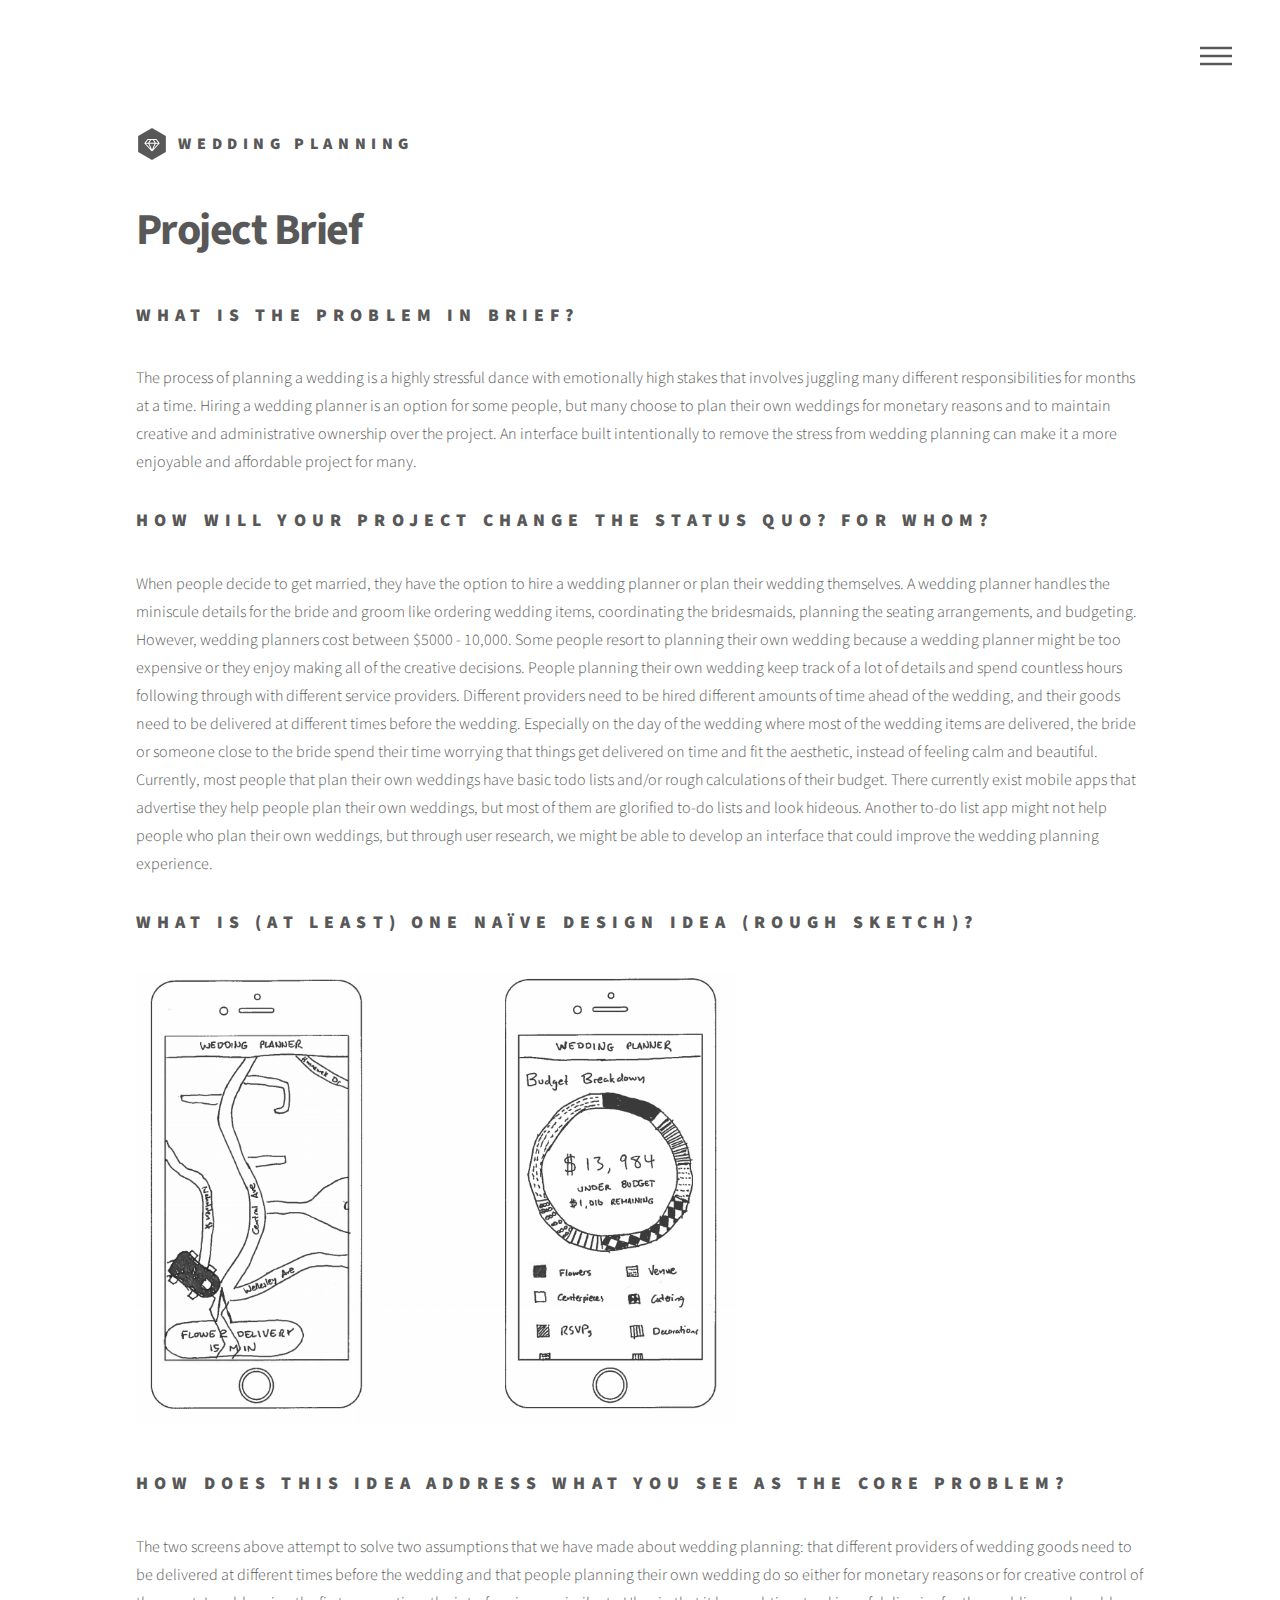
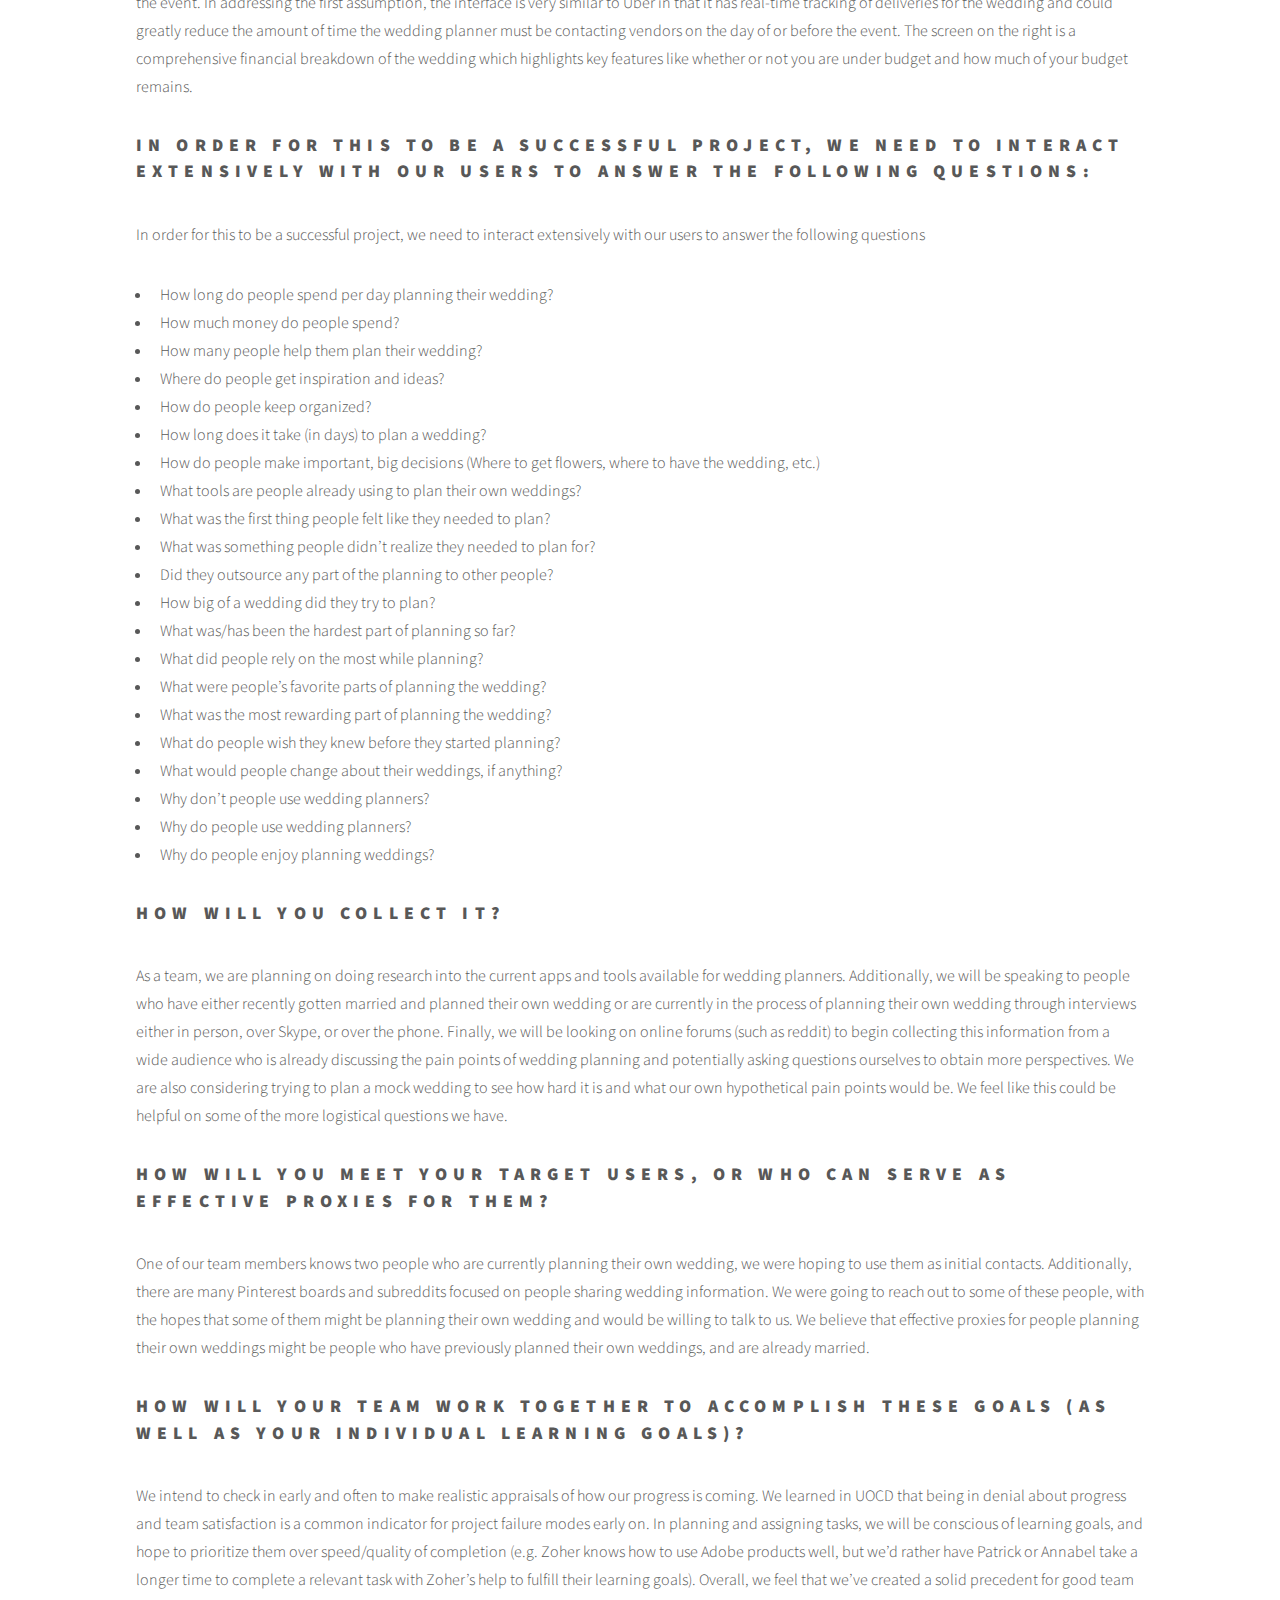
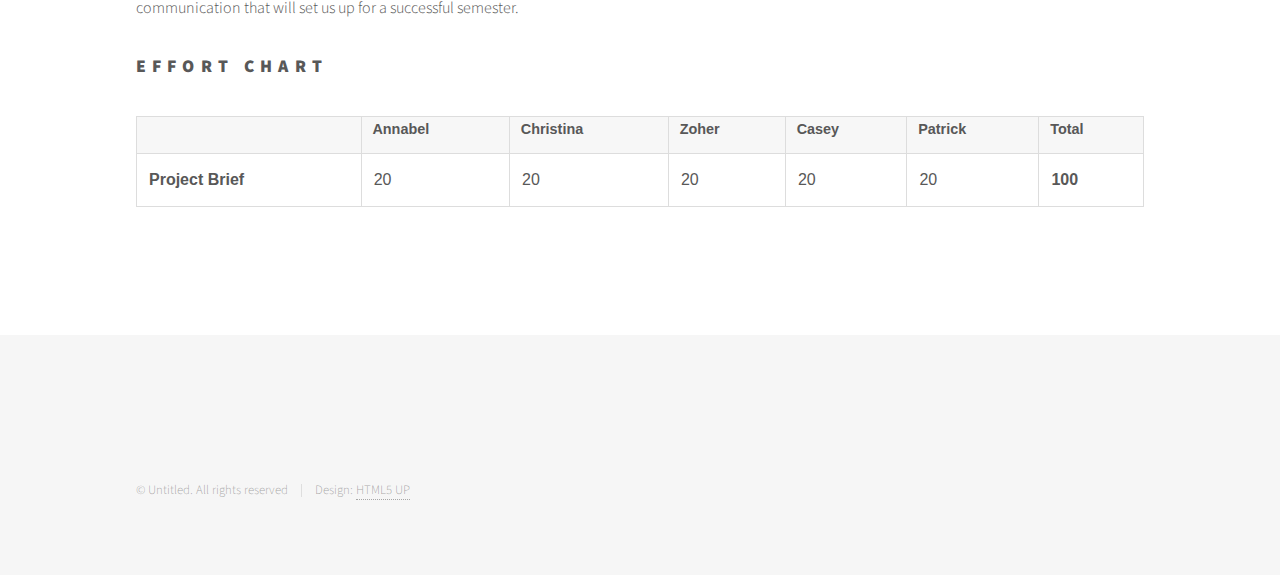
<file: projectbrief.html>
<!DOCTYPE HTML>
<!--
	Phantom by HTML5 UP
	html5up.net | @ajlkn
	Free for personal and commercial use under the CCA 3.0 license (html5up.net/license)
-->
<html>
	<head>
		<title>Project Brief</title>
		<meta charset="utf-8" />
		<meta name="viewport" content="width=device-width, initial-scale=1" />
		<!--[if lte IE 8]><script src="assets/js/ie/html5shiv.js"></script><![endif]-->
		<link rel="stylesheet" href="assets/css/main.css" />
		<!--[if lte IE 9]><link rel="stylesheet" href="assets/css/ie9.css" /><![endif]-->
		<!--[if lte IE 8]><link rel="stylesheet" href="assets/css/ie8.css" /><![endif]-->
	</head>
	<body>
		<!-- Wrapper -->
			<div id="wrapper">

				<!-- Header -->
					<header id="header">
						<div class="inner">

							<!-- Logo -->
								<a href="index.html" class="logo">
									<span class="symbol"><img src="images/logo.svg" alt="" /></span><span class="title">Wedding Planning</span>
								</a>

							<!-- Nav -->
								<nav>
									<ul>
										<li><a href="#menu">Menu</a></li>
									</ul>
								</nav>

						</div>
					</header>

				<!-- Menu -->
					<nav id="menu">
						<h2>Menu</h2>
						<ul>
							<li><a href="index.html">Home</a></li>
							<li><a href="projectbrief.html">Project Brief </a></li>
							<li><a href="consentnarrative.html"> Consent Narrative</a></li>
							<li><a href="inspo.html">Inspirational Designs</a></li>
							<li><a href="needsanalysis.html">Needs Analysis</a></li>
							<li><a href="designdevelopment.html">Design Development</a></li>
							<li><a href="heuristicevaluation.html">Heuristic Evaluation</a></li>
							<li><a href="designrefinement.html">Design Refinement</a></li>
                        	<li><a href="formalusabilitytestdesign.html">Formal Usability Test Design</a></li>
							<li><a href="finalrefinement.html">Final Refinement</a></li>
						</ul>
					</nav>

				<!-- Main -->
					<div id="main">
						<div class="inner">
							<h1>Project Brief</h1>
							<h2>What is the problem in brief?</h2>
							<p>
							The process of planning a wedding is a highly stressful dance with emotionally high stakes that involves juggling many different responsibilities for months at a time. Hiring a wedding planner is an option for some people, but many choose to plan their own weddings for monetary reasons and to maintain creative and administrative ownership over the project. An interface built intentionally to remove the stress from wedding planning can make it a more enjoyable and affordable project for many.  
							</p>

							<h2>How will your project change the status quo? For whom?</h2>
							<p>
							When people decide to get married, they have the option to hire a wedding planner or plan their wedding themselves. A wedding planner handles the miniscule details for the bride and groom like ordering wedding items, coordinating the bridesmaids, planning the seating arrangements, and budgeting. However, wedding planners cost between $5000 - 10,000. Some people resort to planning their own wedding because a wedding planner might be too expensive or they enjoy making all of the creative decisions. People planning their own wedding keep track of a lot of details and spend countless hours following through with different service providers. Different providers need to be hired different amounts of time ahead of the wedding, and their goods need to be delivered at different times before the wedding. Especially on the day of the wedding where most of the wedding items are delivered, the bride or someone close to the bride spend their time worrying that things get delivered on time and fit the aesthetic, instead of feeling calm and beautiful. Currently, most people that plan their own weddings have basic todo lists and/or rough calculations of their budget. There currently exist mobile apps that advertise they help people plan their own weddings, but most of them are glorified to-do lists and look hideous. Another to-do list app might not help people who plan their own weddings, but through user research, we might be able to develop an interface that could improve the wedding planning experience.
							</p>


							<h2>What is (at least) one naïve design idea (rough sketch)?</h2>
							<p>  
							<span class="image main"><img src="images/initialProto.png" style="width:600px"></span>
							</p>

							<h2>How does this idea address what you see as the core problem? </h2>
							<p>
							The two screens above attempt to solve two assumptions that we have made about wedding planning: that different providers of wedding goods need to be delivered at different times before the wedding and that people planning their own wedding do so either for monetary reasons or for creative control of the event. In addressing the first assumption, the interface is very similar to Uber in that it has real-time tracking of deliveries for the wedding and could greatly reduce the amount of time the wedding planner must be contacting vendors on the day of or before the event. The screen on the right is a comprehensive financial breakdown of the wedding which highlights key features like whether or not you are under budget and how much of your budget remains.
							</p>

							<h2>In order for this to be a successful project, we need to interact extensively with our users to answer the following questions:</h2>
							<p>In order for this to be a successful project, we need to interact extensively with our users to answer the following questions
								<ul> 
									<li> How long do people spend per day planning their wedding? </li>
									<li> How much money do people spend? </li>
									<li> How many people help them plan their wedding? </li>
									<li> Where do people get inspiration and ideas? </li>
									<li> How do people keep organized? </li>
									<li> How long does it take (in days) to plan a wedding? </li>
									<li> How do people make important, big decisions (Where to get flowers, where to have the wedding, etc.) </li>
									<li> What tools are people already using to plan their own weddings? </li>
									<li> What was the first thing people felt like they needed to plan? </li>
									<li> What was something people didn’t realize they needed to plan for? </li>
									<li> Did they outsource any part of the planning to other people? </li>
									<li> How big of a wedding did they try to plan? </li>
									<li> What was/has been the hardest part of planning so far? </li>
									<li> What did people rely on the most while planning? </li>
									<li> What were people’s favorite parts of planning the wedding? </li>
									<li> What was the most rewarding part of planning the wedding? </li>
									<li> What do people wish they knew before they started planning? </li>
									<li> What would people change about their weddings, if anything? </li>
									<li> Why don’t people use wedding planners? </li>
									<li> Why do people use wedding planners? </li>
									<li> Why do people enjoy planning weddings? </li>
								</ul>
							</p>


							<h2>How will you collect it?</h2>
							<p> 
								As a team, we are planning on doing research into the current apps and tools available for wedding planners.  Additionally, we will be speaking to people who have either recently gotten married and planned their own wedding or are currently in the process of planning their own wedding through interviews either in person, over Skype, or over the phone.  Finally, we will be looking on online forums (such as reddit) to begin collecting this information from a wide audience who is already discussing the pain points of wedding planning and potentially asking questions ourselves to obtain more perspectives.  We are also considering trying to plan a mock wedding to see how hard it is and what our own hypothetical pain points would be.  We feel like this could be helpful on some of the more logistical questions we have.
							</p>

							<h2> How will you meet your target users, or who can serve as effective proxies for them?</h2>
							<p>
							One of our team members knows two people who are currently planning their own wedding, we were hoping to use them as initial contacts. Additionally, there are many Pinterest boards and subreddits focused on people sharing  wedding information. We were going to reach out to some of these people, with the hopes that some of them might be planning their own wedding and would be willing to talk to us. We believe that effective proxies for people planning their own weddings might be people who have previously planned their own weddings, and are already married. 
							</p>

							<h2> How will your team work together to accomplish these goals (as well as your individual learning goals)? </h2>
							<p> 
							We intend to check in early and often to make realistic appraisals of how our progress is coming. We learned in UOCD that being in denial about progress and team satisfaction is a common indicator for project failure modes early on. In planning and assigning tasks, we will be conscious of learning goals, and hope to prioritize them over speed/quality of completion (e.g. Zoher knows how to use Adobe products well, but we’d rather have Patrick or Annabel take a longer time to complete a relevant task with Zoher’s help to fulfill their learning goals). Overall, we feel that we’ve created a solid precedent for good team communication that will set us up for a successful semester.
							</p>

							<h2>Effort Chart</h2>

							<table>
							  <tr>
							  	<th></th>
							    <th>Annabel</th>
							    <th>Christina</th>
							    <th>Zoher</th>
							    <th>Casey</th>
							    <th>Patrick</th>
							    <th>Total</th>
							  </tr>
							  <tr>
							  	<td><strong>Project Brief</strong></td>
							  	<td>20</td>
							  	<td>20</td>
							  	<td>20</td>
							  	<td>20</td>
							  	<td>20</td>
							  	<td><strong>100</strong></td>
							  </tr>
							</table>

						</div>
					</div>

				<!-- Footer -->
					<footer id="footer">
						<div class="inner">
<!-- 							<section>
								<h2>Get in touch</h2>
								<form method="post" action="#">
									<div class="field half first">
										<input type="text" name="name" id="name" placeholder="Name" />
									</div>
									<div class="field half">
										<input type="email" name="email" id="email" placeholder="Email" />
									</div>
									<div class="field">
										<textarea name="message" id="message" placeholder="Message"></textarea>
									</div>
									<ul class="actions">
										<li><input type="submit" value="Send" class="special" /></li>
									</ul>
								</form>
							</section>
							<section>
								<h2>Follow</h2>
								<ul class="icons">
									<li><a href="#" class="icon style2 fa-twitter"><span class="label">Twitter</span></a></li>
									<li><a href="#" class="icon style2 fa-facebook"><span class="label">Facebook</span></a></li>
									<li><a href="#" class="icon style2 fa-instagram"><span class="label">Instagram</span></a></li>
									<li><a href="#" class="icon style2 fa-dribbble"><span class="label">Dribbble</span></a></li>
									<li><a href="#" class="icon style2 fa-github"><span class="label">GitHub</span></a></li>
									<li><a href="#" class="icon style2 fa-500px"><span class="label">500px</span></a></li>
									<li><a href="#" class="icon style2 fa-phone"><span class="label">Phone</span></a></li>
									<li><a href="#" class="icon style2 fa-envelope-o"><span class="label">Email</span></a></li>
								</ul>
							</section> -->
							<ul class="copyright">
								<li>&copy; Untitled. All rights reserved</li><li>Design: <a href="http://html5up.net">HTML5 UP</a></li>
							</ul>
						</div>
					</footer>

			</div>

		<!-- Scripts -->
			<script src="assets/js/jquery.min.js"></script>
			<script src="assets/js/skel.min.js"></script>
			<script src="assets/js/util.js"></script>
			<!--[if lte IE 8]><script src="assets/js/ie/respond.min.js"></script><![endif]-->
			<script src="assets/js/main.js"></script>

	</body>
</html>
</file>
<file: assets/css/ie9.css>
/*
	Phantom by HTML5 UP
	html5up.net | @ajlkn
	Free for personal and commercial use under the CCA 3.0 license (html5up.net/license)
*/

/* Tiles */

	.tiles:after {
		content: '';
		display: block;
		clear: both;
	}

	.tiles article {
		float: left;
	}

		.tiles article > a {
			padding-top: 50%;
			margin-top: -1.75em;
		}

		body:not(.is-touch) .tiles article:hover > .image {
			-moz-transform: none;
			-webkit-transform: none;
			-ms-transform: none;
			transform: none;
		}

/* Footer */

	#footer > .inner section {
		float: left;
	}

	#footer > .inner .copyright {
		clear: both;
		padding-top: 4em;
	}
</file>
<file: assets/css/ie8.css>
/*
	Phantom by HTML5 UP
	html5up.net | @ajlkn
	Free for personal and commercial use under the CCA 3.0 license (html5up.net/license)
*/

/* Form */

	form .field {
		float: none !important;
		width: 100% !important;
		padding-left: 0 !important;
	}

/* Button */

	input[type="submit"],
	input[type="reset"],
	input[type="button"],
	button,
	.button {
		border: solid 2px #585858 !important;
	}

		input[type="submit"]:hover,
		input[type="reset"]:hover,
		input[type="button"]:hover,
		button:hover,
		.button:hover {
			border-color: #f2849e !important;
		}

		input[type="submit"].special,
		input[type="reset"].special,
		input[type="button"].special,
		button.special,
		.button.special {
			border: none !important;
		}

/* Tiles */

	.tiles article > .image:before, .tiles article > .image:after {
		display: none;
	}

/* Header */

	#header .logo .symbol {
		display: none;
	}

	#header nav ul li a[href="#menu"] {
		text-indent: 0;
		width: auto;
		font-size: 0.8em;
	}

		#header nav ul li a[href="#menu"]:before, #header nav ul li a[href="#menu"]:after {
			display: none;
		}

/* Footer */

	#footer > .inner section {
		width: 50%;
		margin-left: 3em;
	}

		#footer > .inner section:first-child {
			margin-left: 0;
			width: 40%;
		}
</file>
<file: assets/css/main.css>
@import url(font-awesome.min.css);
@import url("http://fonts.googleapis.com/css?family=Source+Sans+Pro:300,700,900");

/*
	Phantom by HTML5 UP
	html5up.net | @ajlkn
	Free for personal and commercial use under the CCA 3.0 license (html5up.net/license)
*/

/* Reset */

	html, body, div, span, applet, object, iframe, h1, h2, h3, h4, h5, h6, p, blockquote, pre, a, abbr, acronym, address, big, cite, code, del, dfn, em, img, ins, kbd, q, s, samp, small, strike, strong, sub, sup, tt, var, b, u, i, center, dl, dt, dd, ol, ul, li, fieldset, form, label, legend, table, caption, tbody, tfoot, thead, tr, th, td, article, aside, canvas, details, embed, figure, figcaption, footer, header, hgroup, menu, nav, output, ruby, section, summary, time, mark, audio, video {
		margin: 0;
		padding: 0;
		border: 0;
		font-size: 100%;
		font: inherit;
		vertical-align: baseline;
	}

	article, aside, details, figcaption, figure, footer, header, hgroup, menu, nav, section {
		display: block;
	}

	body {
		line-height: 1;
	}

	ol, ul {
		list-style: none;
	}

	blockquote, q {
		quotes: none;
	}

	blockquote:before, blockquote:after, q:before, q:after {
		content: '';
		content: none;
	}

	table {
		border-collapse: collapse;
		border-spacing: 0;
	}

	body {
		-webkit-text-size-adjust: none;
	}

	.tab { margin-left: 40px; }

/* Box Model */

	*, *:before, *:after {
		-moz-box-sizing: border-box;
		-webkit-box-sizing: border-box;
		box-sizing: border-box;
	}

/* Grid */

	table {
	    font-family: arial, sans-serif;
	    border-collapse: collapse;
	    width: 100%;
	}

	td, th {
	    border: 1px solid #dddddd;
	    text-align: left;
	    padding: 8px;
	}

	.row {
		border-bottom: solid 1px transparent;
		-moz-box-sizing: border-box;
		-webkit-box-sizing: border-box;
		box-sizing: border-box;
	}

	.row > * {
		float: left;
		-moz-box-sizing: border-box;
		-webkit-box-sizing: border-box;
		box-sizing: border-box;
	}

	.row:after, .row:before {
		content: '';
		display: block;
		clear: both;
		height: 0;
	}

	.row.uniform > * > :first-child {
		margin-top: 0;
	}

	.row.uniform > * > :last-child {
		margin-bottom: 0;
	}

	.row.\30 \25 > * {
		padding: 0 0 0 0em;
	}

	.row.\30 \25 {
		margin: 0 0 -1px 0em;
	}

	.row.uniform.\30 \25 > * {
		padding: 0em 0 0 0em;
	}

	.row.uniform.\30 \25 {
		margin: 0em 0 -1px 0em;
	}

	.row > * {
		padding: 0 0 0 2em;
	}

	.row {
		margin: 0 0 -1px -2em;
	}

	.row.uniform > * {
		padding: 2em 0 0 2em;
	}

	.row.uniform {
		margin: -2em 0 -1px -2em;
	}

	.row.\32 00\25 > * {
		padding: 0 0 0 4em;
	}

	.row.\32 00\25 {
		margin: 0 0 -1px -4em;
	}

	.row.uniform.\32 00\25 > * {
		padding: 4em 0 0 4em;
	}

	.row.uniform.\32 00\25 {
		margin: -4em 0 -1px -4em;
	}

	.row.\31 50\25 > * {
		padding: 0 0 0 3em;
	}

	.row.\31 50\25 {
		margin: 0 0 -1px -3em;
	}

	.row.uniform.\31 50\25 > * {
		padding: 3em 0 0 3em;
	}

	.row.uniform.\31 50\25 {
		margin: -3em 0 -1px -3em;
	}

	.row.\35 0\25 > * {
		padding: 0 0 0 1em;
	}

	.row.\35 0\25 {
		margin: 0 0 -1px -1em;
	}

	.row.uniform.\35 0\25 > * {
		padding: 1em 0 0 1em;
	}

	.row.uniform.\35 0\25 {
		margin: -1em 0 -1px -1em;
	}

	.row.\32 5\25 > * {
		padding: 0 0 0 0.5em;
	}

	.row.\32 5\25 {
		margin: 0 0 -1px -0.5em;
	}

	.row.uniform.\32 5\25 > * {
		padding: 0.5em 0 0 0.5em;
	}

	.row.uniform.\32 5\25 {
		margin: -0.5em 0 -1px -0.5em;
	}

	.\31 2u, .\31 2u\24 {
		width: 100%;
		clear: none;
		margin-left: 0;
	}

	.\31 1u, .\31 1u\24 {
		width: 91.6666666667%;
		clear: none;
		margin-left: 0;
	}

	.\31 0u, .\31 0u\24 {
		width: 83.3333333333%;
		clear: none;
		margin-left: 0;
	}

	.\39 u, .\39 u\24 {
		width: 75%;
		clear: none;
		margin-left: 0;
	}

	.\38 u, .\38 u\24 {
		width: 66.6666666667%;
		clear: none;
		margin-left: 0;
	}

	.\37 u, .\37 u\24 {
		width: 58.3333333333%;
		clear: none;
		margin-left: 0;
	}

	.\36 u, .\36 u\24 {
		width: 50%;
		clear: none;
		margin-left: 0;
	}

	.\35 u, .\35 u\24 {
		width: 41.6666666667%;
		clear: none;
		margin-left: 0;
	}

	.\34 u, .\34 u\24 {
		width: 33.3333333333%;
		clear: none;
		margin-left: 0;
	}

	.\33 u, .\33 u\24 {
		width: 25%;
		clear: none;
		margin-left: 0;
	}

	.\32 u, .\32 u\24 {
		width: 16.6666666667%;
		clear: none;
		margin-left: 0;
	}

	.\31 u, .\31 u\24 {
		width: 8.3333333333%;
		clear: none;
		margin-left: 0;
	}

	.\31 2u\24 + *,
	.\31 1u\24 + *,
	.\31 0u\24 + *,
	.\39 u\24 + *,
	.\38 u\24 + *,
	.\37 u\24 + *,
	.\36 u\24 + *,
	.\35 u\24 + *,
	.\34 u\24 + *,
	.\33 u\24 + *,
	.\32 u\24 + *,
	.\31 u\24 + * {
		clear: left;
	}

	.\-11u {
		margin-left: 91.66667%;
	}

	.\-10u {
		margin-left: 83.33333%;
	}

	.\-9u {
		margin-left: 75%;
	}

	.\-8u {
		margin-left: 66.66667%;
	}

	.\-7u {
		margin-left: 58.33333%;
	}

	.\-6u {
		margin-left: 50%;
	}

	.\-5u {
		margin-left: 41.66667%;
	}

	.\-4u {
		margin-left: 33.33333%;
	}

	.\-3u {
		margin-left: 25%;
	}

	.\-2u {
		margin-left: 16.66667%;
	}

	.\-1u {
		margin-left: 8.33333%;
	}

	@media screen and (max-width: 1680px) {

		.row > * {
			padding: 0 0 0 2em;
		}

		.row {
			margin: 0 0 -1px -2em;
		}

		.row.uniform > * {
			padding: 2em 0 0 2em;
		}

		.row.uniform {
			margin: -2em 0 -1px -2em;
		}

		.row.\32 00\25 > * {
			padding: 0 0 0 4em;
		}

		.row.\32 00\25 {
			margin: 0 0 -1px -4em;
		}

		.row.uniform.\32 00\25 > * {
			padding: 4em 0 0 4em;
		}

		.row.uniform.\32 00\25 {
			margin: -4em 0 -1px -4em;
		}

		.row.\31 50\25 > * {
			padding: 0 0 0 3em;
		}

		.row.\31 50\25 {
			margin: 0 0 -1px -3em;
		}

		.row.uniform.\31 50\25 > * {
			padding: 3em 0 0 3em;
		}

		.row.uniform.\31 50\25 {
			margin: -3em 0 -1px -3em;
		}

		.row.\35 0\25 > * {
			padding: 0 0 0 1em;
		}

		.row.\35 0\25 {
			margin: 0 0 -1px -1em;
		}

		.row.uniform.\35 0\25 > * {
			padding: 1em 0 0 1em;
		}

		.row.uniform.\35 0\25 {
			margin: -1em 0 -1px -1em;
		}

		.row.\32 5\25 > * {
			padding: 0 0 0 0.5em;
		}

		.row.\32 5\25 {
			margin: 0 0 -1px -0.5em;
		}

		.row.uniform.\32 5\25 > * {
			padding: 0.5em 0 0 0.5em;
		}

		.row.uniform.\32 5\25 {
			margin: -0.5em 0 -1px -0.5em;
		}

		.\31 2u\28xlarge\29, .\31 2u\24\28xlarge\29 {
			width: 100%;
			clear: none;
			margin-left: 0;
		}

		.\31 1u\28xlarge\29, .\31 1u\24\28xlarge\29 {
			width: 91.6666666667%;
			clear: none;
			margin-left: 0;
		}

		.\31 0u\28xlarge\29, .\31 0u\24\28xlarge\29 {
			width: 83.3333333333%;
			clear: none;
			margin-left: 0;
		}

		.\39 u\28xlarge\29, .\39 u\24\28xlarge\29 {
			width: 75%;
			clear: none;
			margin-left: 0;
		}

		.\38 u\28xlarge\29, .\38 u\24\28xlarge\29 {
			width: 66.6666666667%;
			clear: none;
			margin-left: 0;
		}

		.\37 u\28xlarge\29, .\37 u\24\28xlarge\29 {
			width: 58.3333333333%;
			clear: none;
			margin-left: 0;
		}

		.\36 u\28xlarge\29, .\36 u\24\28xlarge\29 {
			width: 50%;
			clear: none;
			margin-left: 0;
		}

		.\35 u\28xlarge\29, .\35 u\24\28xlarge\29 {
			width: 41.6666666667%;
			clear: none;
			margin-left: 0;
		}

		.\34 u\28xlarge\29, .\34 u\24\28xlarge\29 {
			width: 33.3333333333%;
			clear: none;
			margin-left: 0;
		}

		.\33 u\28xlarge\29, .\33 u\24\28xlarge\29 {
			width: 25%;
			clear: none;
			margin-left: 0;
		}

		.\32 u\28xlarge\29, .\32 u\24\28xlarge\29 {
			width: 16.6666666667%;
			clear: none;
			margin-left: 0;
		}

		.\31 u\28xlarge\29, .\31 u\24\28xlarge\29 {
			width: 8.3333333333%;
			clear: none;
			margin-left: 0;
		}

		.\31 2u\24\28xlarge\29 + *,
		.\31 1u\24\28xlarge\29 + *,
		.\31 0u\24\28xlarge\29 + *,
		.\39 u\24\28xlarge\29 + *,
		.\38 u\24\28xlarge\29 + *,
		.\37 u\24\28xlarge\29 + *,
		.\36 u\24\28xlarge\29 + *,
		.\35 u\24\28xlarge\29 + *,
		.\34 u\24\28xlarge\29 + *,
		.\33 u\24\28xlarge\29 + *,
		.\32 u\24\28xlarge\29 + *,
		.\31 u\24\28xlarge\29 + * {
			clear: left;
		}

		.\-11u\28xlarge\29 {
			margin-left: 91.66667%;
		}

		.\-10u\28xlarge\29 {
			margin-left: 83.33333%;
		}

		.\-9u\28xlarge\29 {
			margin-left: 75%;
		}

		.\-8u\28xlarge\29 {
			margin-left: 66.66667%;
		}

		.\-7u\28xlarge\29 {
			margin-left: 58.33333%;
		}

		.\-6u\28xlarge\29 {
			margin-left: 50%;
		}

		.\-5u\28xlarge\29 {
			margin-left: 41.66667%;
		}

		.\-4u\28xlarge\29 {
			margin-left: 33.33333%;
		}

		.\-3u\28xlarge\29 {
			margin-left: 25%;
		}

		.\-2u\28xlarge\29 {
			margin-left: 16.66667%;
		}

		.\-1u\28xlarge\29 {
			margin-left: 8.33333%;
		}

	}

	@media screen and (max-width: 1280px) {

		.row > * {
			padding: 0 0 0 2em;
		}

		.row {
			margin: 0 0 -1px -2em;
		}

		.row.uniform > * {
			padding: 2em 0 0 2em;
		}

		.row.uniform {
			margin: -2em 0 -1px -2em;
		}

		.row.\32 00\25 > * {
			padding: 0 0 0 4em;
		}

		.row.\32 00\25 {
			margin: 0 0 -1px -4em;
		}

		.row.uniform.\32 00\25 > * {
			padding: 4em 0 0 4em;
		}

		.row.uniform.\32 00\25 {
			margin: -4em 0 -1px -4em;
		}

		.row.\31 50\25 > * {
			padding: 0 0 0 3em;
		}

		.row.\31 50\25 {
			margin: 0 0 -1px -3em;
		}

		.row.uniform.\31 50\25 > * {
			padding: 3em 0 0 3em;
		}

		.row.uniform.\31 50\25 {
			margin: -3em 0 -1px -3em;
		}

		.row.\35 0\25 > * {
			padding: 0 0 0 1em;
		}

		.row.\35 0\25 {
			margin: 0 0 -1px -1em;
		}

		.row.uniform.\35 0\25 > * {
			padding: 1em 0 0 1em;
		}

		.row.uniform.\35 0\25 {
			margin: -1em 0 -1px -1em;
		}

		.row.\32 5\25 > * {
			padding: 0 0 0 0.5em;
		}

		.row.\32 5\25 {
			margin: 0 0 -1px -0.5em;
		}

		.row.uniform.\32 5\25 > * {
			padding: 0.5em 0 0 0.5em;
		}

		.row.uniform.\32 5\25 {
			margin: -0.5em 0 -1px -0.5em;
		}

		.\31 2u\28large\29, .\31 2u\24\28large\29 {
			width: 100%;
			clear: none;
			margin-left: 0;
		}

		.\31 1u\28large\29, .\31 1u\24\28large\29 {
			width: 91.6666666667%;
			clear: none;
			margin-left: 0;
		}

		.\31 0u\28large\29, .\31 0u\24\28large\29 {
			width: 83.3333333333%;
			clear: none;
			margin-left: 0;
		}

		.\39 u\28large\29, .\39 u\24\28large\29 {
			width: 75%;
			clear: none;
			margin-left: 0;
		}

		.\38 u\28large\29, .\38 u\24\28large\29 {
			width: 66.6666666667%;
			clear: none;
			margin-left: 0;
		}

		.\37 u\28large\29, .\37 u\24\28large\29 {
			width: 58.3333333333%;
			clear: none;
			margin-left: 0;
		}

		.\36 u\28large\29, .\36 u\24\28large\29 {
			width: 50%;
			clear: none;
			margin-left: 0;
		}

		.\35 u\28large\29, .\35 u\24\28large\29 {
			width: 41.6666666667%;
			clear: none;
			margin-left: 0;
		}

		.\34 u\28large\29, .\34 u\24\28large\29 {
			width: 33.3333333333%;
			clear: none;
			margin-left: 0;
		}

		.\33 u\28large\29, .\33 u\24\28large\29 {
			width: 25%;
			clear: none;
			margin-left: 0;
		}

		.\32 u\28large\29, .\32 u\24\28large\29 {
			width: 16.6666666667%;
			clear: none;
			margin-left: 0;
		}

		.\31 u\28large\29, .\31 u\24\28large\29 {
			width: 8.3333333333%;
			clear: none;
			margin-left: 0;
		}

		.\31 2u\24\28large\29 + *,
		.\31 1u\24\28large\29 + *,
		.\31 0u\24\28large\29 + *,
		.\39 u\24\28large\29 + *,
		.\38 u\24\28large\29 + *,
		.\37 u\24\28large\29 + *,
		.\36 u\24\28large\29 + *,
		.\35 u\24\28large\29 + *,
		.\34 u\24\28large\29 + *,
		.\33 u\24\28large\29 + *,
		.\32 u\24\28large\29 + *,
		.\31 u\24\28large\29 + * {
			clear: left;
		}

		.\-11u\28large\29 {
			margin-left: 91.66667%;
		}

		.\-10u\28large\29 {
			margin-left: 83.33333%;
		}

		.\-9u\28large\29 {
			margin-left: 75%;
		}

		.\-8u\28large\29 {
			margin-left: 66.66667%;
		}

		.\-7u\28large\29 {
			margin-left: 58.33333%;
		}

		.\-6u\28large\29 {
			margin-left: 50%;
		}

		.\-5u\28large\29 {
			margin-left: 41.66667%;
		}

		.\-4u\28large\29 {
			margin-left: 33.33333%;
		}

		.\-3u\28large\29 {
			margin-left: 25%;
		}

		.\-2u\28large\29 {
			margin-left: 16.66667%;
		}

		.\-1u\28large\29 {
			margin-left: 8.33333%;
		}

	}

	@media screen and (max-width: 980px) {

		.row > * {
			padding: 0 0 0 1.5em;
		}

		.row {
			margin: 0 0 -1px -1.5em;
		}

		.row.uniform > * {
			padding: 1.5em 0 0 1.5em;
		}

		.row.uniform {
			margin: -1.5em 0 -1px -1.5em;
		}

		.row.\32 00\25 > * {
			padding: 0 0 0 3em;
		}

		.row.\32 00\25 {
			margin: 0 0 -1px -3em;
		}

		.row.uniform.\32 00\25 > * {
			padding: 3em 0 0 3em;
		}

		.row.uniform.\32 00\25 {
			margin: -3em 0 -1px -3em;
		}

		.row.\31 50\25 > * {
			padding: 0 0 0 2.25em;
		}

		.row.\31 50\25 {
			margin: 0 0 -1px -2.25em;
		}

		.row.uniform.\31 50\25 > * {
			padding: 2.25em 0 0 2.25em;
		}

		.row.uniform.\31 50\25 {
			margin: -2.25em 0 -1px -2.25em;
		}

		.row.\35 0\25 > * {
			padding: 0 0 0 0.75em;
		}

		.row.\35 0\25 {
			margin: 0 0 -1px -0.75em;
		}

		.row.uniform.\35 0\25 > * {
			padding: 0.75em 0 0 0.75em;
		}

		.row.uniform.\35 0\25 {
			margin: -0.75em 0 -1px -0.75em;
		}

		.row.\32 5\25 > * {
			padding: 0 0 0 0.375em;
		}

		.row.\32 5\25 {
			margin: 0 0 -1px -0.375em;
		}

		.row.uniform.\32 5\25 > * {
			padding: 0.375em 0 0 0.375em;
		}

		.row.uniform.\32 5\25 {
			margin: -0.375em 0 -1px -0.375em;
		}

		.\31 2u\28medium\29, .\31 2u\24\28medium\29 {
			width: 100%;
			clear: none;
			margin-left: 0;
		}

		.\31 1u\28medium\29, .\31 1u\24\28medium\29 {
			width: 91.6666666667%;
			clear: none;
			margin-left: 0;
		}

		.\31 0u\28medium\29, .\31 0u\24\28medium\29 {
			width: 83.3333333333%;
			clear: none;
			margin-left: 0;
		}

		.\39 u\28medium\29, .\39 u\24\28medium\29 {
			width: 75%;
			clear: none;
			margin-left: 0;
		}

		.\38 u\28medium\29, .\38 u\24\28medium\29 {
			width: 66.6666666667%;
			clear: none;
			margin-left: 0;
		}

		.\37 u\28medium\29, .\37 u\24\28medium\29 {
			width: 58.3333333333%;
			clear: none;
			margin-left: 0;
		}

		.\36 u\28medium\29, .\36 u\24\28medium\29 {
			width: 50%;
			clear: none;
			margin-left: 0;
		}

		.\35 u\28medium\29, .\35 u\24\28medium\29 {
			width: 41.6666666667%;
			clear: none;
			margin-left: 0;
		}

		.\34 u\28medium\29, .\34 u\24\28medium\29 {
			width: 33.3333333333%;
			clear: none;
			margin-left: 0;
		}

		.\33 u\28medium\29, .\33 u\24\28medium\29 {
			width: 25%;
			clear: none;
			margin-left: 0;
		}

		.\32 u\28medium\29, .\32 u\24\28medium\29 {
			width: 16.6666666667%;
			clear: none;
			margin-left: 0;
		}

		.\31 u\28medium\29, .\31 u\24\28medium\29 {
			width: 8.3333333333%;
			clear: none;
			margin-left: 0;
		}

		.\31 2u\24\28medium\29 + *,
		.\31 1u\24\28medium\29 + *,
		.\31 0u\24\28medium\29 + *,
		.\39 u\24\28medium\29 + *,
		.\38 u\24\28medium\29 + *,
		.\37 u\24\28medium\29 + *,
		.\36 u\24\28medium\29 + *,
		.\35 u\24\28medium\29 + *,
		.\34 u\24\28medium\29 + *,
		.\33 u\24\28medium\29 + *,
		.\32 u\24\28medium\29 + *,
		.\31 u\24\28medium\29 + * {
			clear: left;
		}

		.\-11u\28medium\29 {
			margin-left: 91.66667%;
		}

		.\-10u\28medium\29 {
			margin-left: 83.33333%;
		}

		.\-9u\28medium\29 {
			margin-left: 75%;
		}

		.\-8u\28medium\29 {
			margin-left: 66.66667%;
		}

		.\-7u\28medium\29 {
			margin-left: 58.33333%;
		}

		.\-6u\28medium\29 {
			margin-left: 50%;
		}

		.\-5u\28medium\29 {
			margin-left: 41.66667%;
		}

		.\-4u\28medium\29 {
			margin-left: 33.33333%;
		}

		.\-3u\28medium\29 {
			margin-left: 25%;
		}

		.\-2u\28medium\29 {
			margin-left: 16.66667%;
		}

		.\-1u\28medium\29 {
			margin-left: 8.33333%;
		}

	}

	@media screen and (max-width: 736px) {

		.row > * {
			padding: 0 0 0 1em;
		}

		.row {
			margin: 0 0 -1px -1em;
		}

		.row.uniform > * {
			padding: 1em 0 0 1em;
		}

		.row.uniform {
			margin: -1em 0 -1px -1em;
		}

		.row.\32 00\25 > * {
			padding: 0 0 0 2em;
		}

		.row.\32 00\25 {
			margin: 0 0 -1px -2em;
		}

		.row.uniform.\32 00\25 > * {
			padding: 2em 0 0 2em;
		}

		.row.uniform.\32 00\25 {
			margin: -2em 0 -1px -2em;
		}

		.row.\31 50\25 > * {
			padding: 0 0 0 1.5em;
		}

		.row.\31 50\25 {
			margin: 0 0 -1px -1.5em;
		}

		.row.uniform.\31 50\25 > * {
			padding: 1.5em 0 0 1.5em;
		}

		.row.uniform.\31 50\25 {
			margin: -1.5em 0 -1px -1.5em;
		}

		.row.\35 0\25 > * {
			padding: 0 0 0 0.5em;
		}

		.row.\35 0\25 {
			margin: 0 0 -1px -0.5em;
		}

		.row.uniform.\35 0\25 > * {
			padding: 0.5em 0 0 0.5em;
		}

		.row.uniform.\35 0\25 {
			margin: -0.5em 0 -1px -0.5em;
		}

		.row.\32 5\25 > * {
			padding: 0 0 0 0.25em;
		}

		.row.\32 5\25 {
			margin: 0 0 -1px -0.25em;
		}

		.row.uniform.\32 5\25 > * {
			padding: 0.25em 0 0 0.25em;
		}

		.row.uniform.\32 5\25 {
			margin: -0.25em 0 -1px -0.25em;
		}

		.\31 2u\28small\29, .\31 2u\24\28small\29 {
			width: 100%;
			clear: none;
			margin-left: 0;
		}

		.\31 1u\28small\29, .\31 1u\24\28small\29 {
			width: 91.6666666667%;
			clear: none;
			margin-left: 0;
		}

		.\31 0u\28small\29, .\31 0u\24\28small\29 {
			width: 83.3333333333%;
			clear: none;
			margin-left: 0;
		}

		.\39 u\28small\29, .\39 u\24\28small\29 {
			width: 75%;
			clear: none;
			margin-left: 0;
		}

		.\38 u\28small\29, .\38 u\24\28small\29 {
			width: 66.6666666667%;
			clear: none;
			margin-left: 0;
		}

		.\37 u\28small\29, .\37 u\24\28small\29 {
			width: 58.3333333333%;
			clear: none;
			margin-left: 0;
		}

		.\36 u\28small\29, .\36 u\24\28small\29 {
			width: 50%;
			clear: none;
			margin-left: 0;
		}

		.\35 u\28small\29, .\35 u\24\28small\29 {
			width: 41.6666666667%;
			clear: none;
			margin-left: 0;
		}

		.\34 u\28small\29, .\34 u\24\28small\29 {
			width: 33.3333333333%;
			clear: none;
			margin-left: 0;
		}

		.\33 u\28small\29, .\33 u\24\28small\29 {
			width: 25%;
			clear: none;
			margin-left: 0;
		}

		.\32 u\28small\29, .\32 u\24\28small\29 {
			width: 16.6666666667%;
			clear: none;
			margin-left: 0;
		}

		.\31 u\28small\29, .\31 u\24\28small\29 {
			width: 8.3333333333%;
			clear: none;
			margin-left: 0;
		}

		.\31 2u\24\28small\29 + *,
		.\31 1u\24\28small\29 + *,
		.\31 0u\24\28small\29 + *,
		.\39 u\24\28small\29 + *,
		.\38 u\24\28small\29 + *,
		.\37 u\24\28small\29 + *,
		.\36 u\24\28small\29 + *,
		.\35 u\24\28small\29 + *,
		.\34 u\24\28small\29 + *,
		.\33 u\24\28small\29 + *,
		.\32 u\24\28small\29 + *,
		.\31 u\24\28small\29 + * {
			clear: left;
		}

		.\-11u\28small\29 {
			margin-left: 91.66667%;
		}

		.\-10u\28small\29 {
			margin-left: 83.33333%;
		}

		.\-9u\28small\29 {
			margin-left: 75%;
		}

		.\-8u\28small\29 {
			margin-left: 66.66667%;
		}

		.\-7u\28small\29 {
			margin-left: 58.33333%;
		}

		.\-6u\28small\29 {
			margin-left: 50%;
		}

		.\-5u\28small\29 {
			margin-left: 41.66667%;
		}

		.\-4u\28small\29 {
			margin-left: 33.33333%;
		}

		.\-3u\28small\29 {
			margin-left: 25%;
		}

		.\-2u\28small\29 {
			margin-left: 16.66667%;
		}

		.\-1u\28small\29 {
			margin-left: 8.33333%;
		}

	}

	@media screen and (max-width: 480px) {

		.row > * {
			padding: 0 0 0 1em;
		}

		.row {
			margin: 0 0 -1px -1em;
		}

		.row.uniform > * {
			padding: 1em 0 0 1em;
		}

		.row.uniform {
			margin: -1em 0 -1px -1em;
		}

		.row.\32 00\25 > * {
			padding: 0 0 0 2em;
		}

		.row.\32 00\25 {
			margin: 0 0 -1px -2em;
		}

		.row.uniform.\32 00\25 > * {
			padding: 2em 0 0 2em;
		}

		.row.uniform.\32 00\25 {
			margin: -2em 0 -1px -2em;
		}

		.row.\31 50\25 > * {
			padding: 0 0 0 1.5em;
		}

		.row.\31 50\25 {
			margin: 0 0 -1px -1.5em;
		}

		.row.uniform.\31 50\25 > * {
			padding: 1.5em 0 0 1.5em;
		}

		.row.uniform.\31 50\25 {
			margin: -1.5em 0 -1px -1.5em;
		}

		.row.\35 0\25 > * {
			padding: 0 0 0 0.5em;
		}

		.row.\35 0\25 {
			margin: 0 0 -1px -0.5em;
		}

		.row.uniform.\35 0\25 > * {
			padding: 0.5em 0 0 0.5em;
		}

		.row.uniform.\35 0\25 {
			margin: -0.5em 0 -1px -0.5em;
		}

		.row.\32 5\25 > * {
			padding: 0 0 0 0.25em;
		}

		.row.\32 5\25 {
			margin: 0 0 -1px -0.25em;
		}

		.row.uniform.\32 5\25 > * {
			padding: 0.25em 0 0 0.25em;
		}

		.row.uniform.\32 5\25 {
			margin: -0.25em 0 -1px -0.25em;
		}

		.\31 2u\28xsmall\29, .\31 2u\24\28xsmall\29 {
			width: 100%;
			clear: none;
			margin-left: 0;
		}

		.\31 1u\28xsmall\29, .\31 1u\24\28xsmall\29 {
			width: 91.6666666667%;
			clear: none;
			margin-left: 0;
		}

		.\31 0u\28xsmall\29, .\31 0u\24\28xsmall\29 {
			width: 83.3333333333%;
			clear: none;
			margin-left: 0;
		}

		.\39 u\28xsmall\29, .\39 u\24\28xsmall\29 {
			width: 75%;
			clear: none;
			margin-left: 0;
		}

		.\38 u\28xsmall\29, .\38 u\24\28xsmall\29 {
			width: 66.6666666667%;
			clear: none;
			margin-left: 0;
		}

		.\37 u\28xsmall\29, .\37 u\24\28xsmall\29 {
			width: 58.3333333333%;
			clear: none;
			margin-left: 0;
		}

		.\36 u\28xsmall\29, .\36 u\24\28xsmall\29 {
			width: 50%;
			clear: none;
			margin-left: 0;
		}

		.\35 u\28xsmall\29, .\35 u\24\28xsmall\29 {
			width: 41.6666666667%;
			clear: none;
			margin-left: 0;
		}

		.\34 u\28xsmall\29, .\34 u\24\28xsmall\29 {
			width: 33.3333333333%;
			clear: none;
			margin-left: 0;
		}

		.\33 u\28xsmall\29, .\33 u\24\28xsmall\29 {
			width: 25%;
			clear: none;
			margin-left: 0;
		}

		.\32 u\28xsmall\29, .\32 u\24\28xsmall\29 {
			width: 16.6666666667%;
			clear: none;
			margin-left: 0;
		}

		.\31 u\28xsmall\29, .\31 u\24\28xsmall\29 {
			width: 8.3333333333%;
			clear: none;
			margin-left: 0;
		}

		.\31 2u\24\28xsmall\29 + *,
		.\31 1u\24\28xsmall\29 + *,
		.\31 0u\24\28xsmall\29 + *,
		.\39 u\24\28xsmall\29 + *,
		.\38 u\24\28xsmall\29 + *,
		.\37 u\24\28xsmall\29 + *,
		.\36 u\24\28xsmall\29 + *,
		.\35 u\24\28xsmall\29 + *,
		.\34 u\24\28xsmall\29 + *,
		.\33 u\24\28xsmall\29 + *,
		.\32 u\24\28xsmall\29 + *,
		.\31 u\24\28xsmall\29 + * {
			clear: left;
		}

		.\-11u\28xsmall\29 {
			margin-left: 91.66667%;
		}

		.\-10u\28xsmall\29 {
			margin-left: 83.33333%;
		}

		.\-9u\28xsmall\29 {
			margin-left: 75%;
		}

		.\-8u\28xsmall\29 {
			margin-left: 66.66667%;
		}

		.\-7u\28xsmall\29 {
			margin-left: 58.33333%;
		}

		.\-6u\28xsmall\29 {
			margin-left: 50%;
		}

		.\-5u\28xsmall\29 {
			margin-left: 41.66667%;
		}

		.\-4u\28xsmall\29 {
			margin-left: 33.33333%;
		}

		.\-3u\28xsmall\29 {
			margin-left: 25%;
		}

		.\-2u\28xsmall\29 {
			margin-left: 16.66667%;
		}

		.\-1u\28xsmall\29 {
			margin-left: 8.33333%;
		}

	}

	@media screen and (max-width: 360px) {

		.row > * {
			padding: 0 0 0 1em;
		}

		.row {
			margin: 0 0 -1px -1em;
		}

		.row.uniform > * {
			padding: 1em 0 0 1em;
		}

		.row.uniform {
			margin: -1em 0 -1px -1em;
		}

		.row.\32 00\25 > * {
			padding: 0 0 0 2em;
		}

		.row.\32 00\25 {
			margin: 0 0 -1px -2em;
		}

		.row.uniform.\32 00\25 > * {
			padding: 2em 0 0 2em;
		}

		.row.uniform.\32 00\25 {
			margin: -2em 0 -1px -2em;
		}

		.row.\31 50\25 > * {
			padding: 0 0 0 1.5em;
		}

		.row.\31 50\25 {
			margin: 0 0 -1px -1.5em;
		}

		.row.uniform.\31 50\25 > * {
			padding: 1.5em 0 0 1.5em;
		}

		.row.uniform.\31 50\25 {
			margin: -1.5em 0 -1px -1.5em;
		}

		.row.\35 0\25 > * {
			padding: 0 0 0 0.5em;
		}

		.row.\35 0\25 {
			margin: 0 0 -1px -0.5em;
		}

		.row.uniform.\35 0\25 > * {
			padding: 0.5em 0 0 0.5em;
		}

		.row.uniform.\35 0\25 {
			margin: -0.5em 0 -1px -0.5em;
		}

		.row.\32 5\25 > * {
			padding: 0 0 0 0.25em;
		}

		.row.\32 5\25 {
			margin: 0 0 -1px -0.25em;
		}

		.row.uniform.\32 5\25 > * {
			padding: 0.25em 0 0 0.25em;
		}

		.row.uniform.\32 5\25 {
			margin: -0.25em 0 -1px -0.25em;
		}

		.\31 2u\28xxsmall\29, .\31 2u\24\28xxsmall\29 {
			width: 100%;
			clear: none;
			margin-left: 0;
		}

		.\31 1u\28xxsmall\29, .\31 1u\24\28xxsmall\29 {
			width: 91.6666666667%;
			clear: none;
			margin-left: 0;
		}

		.\31 0u\28xxsmall\29, .\31 0u\24\28xxsmall\29 {
			width: 83.3333333333%;
			clear: none;
			margin-left: 0;
		}

		.\39 u\28xxsmall\29, .\39 u\24\28xxsmall\29 {
			width: 75%;
			clear: none;
			margin-left: 0;
		}

		.\38 u\28xxsmall\29, .\38 u\24\28xxsmall\29 {
			width: 66.6666666667%;
			clear: none;
			margin-left: 0;
		}

		.\37 u\28xxsmall\29, .\37 u\24\28xxsmall\29 {
			width: 58.3333333333%;
			clear: none;
			margin-left: 0;
		}

		.\36 u\28xxsmall\29, .\36 u\24\28xxsmall\29 {
			width: 50%;
			clear: none;
			margin-left: 0;
		}

		.\35 u\28xxsmall\29, .\35 u\24\28xxsmall\29 {
			width: 41.6666666667%;
			clear: none;
			margin-left: 0;
		}

		.\34 u\28xxsmall\29, .\34 u\24\28xxsmall\29 {
			width: 33.3333333333%;
			clear: none;
			margin-left: 0;
		}

		.\33 u\28xxsmall\29, .\33 u\24\28xxsmall\29 {
			width: 25%;
			clear: none;
			margin-left: 0;
		}

		.\32 u\28xxsmall\29, .\32 u\24\28xxsmall\29 {
			width: 16.6666666667%;
			clear: none;
			margin-left: 0;
		}

		.\31 u\28xxsmall\29, .\31 u\24\28xxsmall\29 {
			width: 8.3333333333%;
			clear: none;
			margin-left: 0;
		}

		.\31 2u\24\28xxsmall\29 + *,
		.\31 1u\24\28xxsmall\29 + *,
		.\31 0u\24\28xxsmall\29 + *,
		.\39 u\24\28xxsmall\29 + *,
		.\38 u\24\28xxsmall\29 + *,
		.\37 u\24\28xxsmall\29 + *,
		.\36 u\24\28xxsmall\29 + *,
		.\35 u\24\28xxsmall\29 + *,
		.\34 u\24\28xxsmall\29 + *,
		.\33 u\24\28xxsmall\29 + *,
		.\32 u\24\28xxsmall\29 + *,
		.\31 u\24\28xxsmall\29 + * {
			clear: left;
		}

		.\-11u\28xxsmall\29 {
			margin-left: 91.66667%;
		}

		.\-10u\28xxsmall\29 {
			margin-left: 83.33333%;
		}

		.\-9u\28xxsmall\29 {
			margin-left: 75%;
		}

		.\-8u\28xxsmall\29 {
			margin-left: 66.66667%;
		}

		.\-7u\28xxsmall\29 {
			margin-left: 58.33333%;
		}

		.\-6u\28xxsmall\29 {
			margin-left: 50%;
		}

		.\-5u\28xxsmall\29 {
			margin-left: 41.66667%;
		}

		.\-4u\28xxsmall\29 {
			margin-left: 33.33333%;
		}

		.\-3u\28xxsmall\29 {
			margin-left: 25%;
		}

		.\-2u\28xxsmall\29 {
			margin-left: 16.66667%;
		}

		.\-1u\28xxsmall\29 {
			margin-left: 8.33333%;
		}

	}

/* Basic */

	@-ms-viewport {
		width: device-width;
	}

	body {
		-ms-overflow-style: scrollbar;
	}

	@media screen and (max-width: 480px) {

		html, body {
			min-width: 320px;
		}

	}

	body {
		background: #ffffff;
	}

		body.is-loading *, body.is-loading *:before, body.is-loading *:after {
			-moz-animation: none !important;
			-webkit-animation: none !important;
			-ms-animation: none !important;
			animation: none !important;
			-moz-transition: none !important;
			-webkit-transition: none !important;
			-ms-transition: none !important;
			transition: none !important;
		}

/* Type */

	body, input, select, textarea {
		color: #585858;
		font-family: "Source Sans Pro", Helvetica, sans-serif;
		font-size: 16pt;
		font-weight: 300;
		line-height: 1.75;
	}

		@media screen and (max-width: 1680px) {

			body, input, select, textarea {
				font-size: 14pt;
			}

		}

		@media screen and (max-width: 1280px) {

			body, input, select, textarea {
				font-size: 12pt;
			}

		}

	a {
		-moz-transition: border-bottom-color 0.2s ease, color 0.2s ease;
		-webkit-transition: border-bottom-color 0.2s ease, color 0.2s ease;
		-ms-transition: border-bottom-color 0.2s ease, color 0.2s ease;
		transition: border-bottom-color 0.2s ease, color 0.2s ease;
		text-decoration: none;
		color: #585858;
		border-bottom: dotted 1px rgba(88, 88, 88, 0.5);
	}

		a:hover {
			border-bottom-color: transparent;
			color: #f2849e !important;
		}

	strong, b {
		font-weight: 900;
	}

	em, i {
		font-style: italic;
	}

	p {
		margin: 0 0 2em 0;
	}

	h1 {
		font-size: 2.75em;
		font-weight: 700;
		line-height: 1.3;
		margin: 0 0 1em 0;
		letter-spacing: -0.035em;
	}

		h1 a {
			color: inherit;
		}

		@media screen and (max-width: 736px) {

			h1 {
				font-size: 2em;
				margin: 0 0 1em 0;
			}

		}

		@media screen and (max-width: 360px) {

			h1 {
				font-size: 1.75em;
			}

		}

	h2, h3, h4, h5, h6 {
		font-weight: 900;
		line-height: 1.5;
		margin: 0 0 2em 0;
		text-transform: uppercase;
		letter-spacing: 0.35em;
	}

		h2 a, h3 a, h4 a, h5 a, h6 a {
			color: inherit;
		}

	h2 {
		font-size: 1.1em;
	}

	h3 {
		font-size: 1em;
	}

	h4 {
		font-size: 0.8em;
	}

	h5 {
		font-size: 0.8em;
	}

	h6 {
		font-size: 0.8em;
	}

	@media screen and (max-width: 980px) {

		h1 br, h2 br, h3 br, h4 br, h5 br, h6 br {
			display: none;
		}

	}

	@media screen and (max-width: 736px) {

		h2 {
			font-size: 1em;
		}

		h3 {
			font-size: 0.8em;
		}

	}

	sub {
		font-size: 0.8em;
		position: relative;
		top: 0.5em;
	}

	sup {
		font-size: 0.8em;
		position: relative;
		top: -0.5em;
	}

	blockquote {
		border-left: solid 4px #c9c9c9;
		font-style: italic;
		margin: 0 0 2em 0;
		padding: 0.5em 0 0.5em 2em;
	}

	code {
		background: rgba(144, 144, 144, 0.075);
		border-radius: 4px;
		border: solid 1px #c9c9c9;
		font-family: "Courier New", monospace;
		font-size: 0.9em;
		margin: 0 0.25em;
		padding: 0.25em 0.65em;
	}

	pre {
		-webkit-overflow-scrolling: touch;
		font-family: "Courier New", monospace;
		font-size: 0.9em;
		margin: 0 0 2em 0;
	}

		pre code {
			display: block;
			line-height: 1.75;
			padding: 1em 1.5em;
			overflow-x: auto;
		}

	hr {
		border: 0;
		border-bottom: solid 1px #c9c9c9;
		margin: 2em 0;
	}

		hr.major {
			margin: 3em 0;
		}

	.align-left {
		text-align: left;
	}

	.align-center {
		text-align: center;
	}

	.align-right {
		text-align: right;
	}

/* Section/Article */

	section.special, article.special {
		text-align: center;
	}

	header p {
		margin-top: -1em;
	}

	@media screen and (max-width: 736px) {

		header p {
			margin-top: 0;
		}

	}

/* Icon */

	.icon {
		text-decoration: none;
		border-bottom: none;
		position: relative;
	}

		.icon:before {
			-moz-osx-font-smoothing: grayscale;
			-webkit-font-smoothing: antialiased;
			font-family: FontAwesome;
			font-style: normal;
			font-weight: normal;
			text-transform: none !important;
		}

		.icon > .label {
			display: none;
		}

		.icon.style2 {
			-moz-transition: background-color 0.2s ease-in-out, color 0.2s ease-in-out, border-color 0.2s ease-in-out;
			-webkit-transition: background-color 0.2s ease-in-out, color 0.2s ease-in-out, border-color 0.2s ease-in-out;
			-ms-transition: background-color 0.2s ease-in-out, color 0.2s ease-in-out, border-color 0.2s ease-in-out;
			transition: background-color 0.2s ease-in-out, color 0.2s ease-in-out, border-color 0.2s ease-in-out;
			background-color: transparent;
			border: solid 1px #c9c9c9;
			border-radius: 4px;
			width: 2.65em;
			height: 2.65em;
			display: inline-block;
			text-align: center;
			line-height: 2.65em;
			color: inherit;
		}

			.icon.style2:before {
				font-size: 1.1em;
			}

			.icon.style2:hover {
				color: #f2849e;
				border-color: #f2849e;
			}

			.icon.style2:active {
				background-color: rgba(242, 132, 158, 0.1);
			}

/* List */

	ol {
		list-style: decimal;
		margin: 0 0 2em 0;
		padding-left: 1.25em;
	}

		ol li {
			padding-left: 0.25em;
		}

	ul {
		list-style: disc;
		margin: 0 0 2em 0;
		padding-left: 1em;
	}

		ul li {
			padding-left: 0.5em;
		}

		ul.alt {
			list-style: none;
			padding-left: 0;
		}

			ul.alt li {
				border-top: solid 1px #c9c9c9;
				padding: 0.5em 0;
			}

				ul.alt li:first-child {
					border-top: 0;
					padding-top: 0;
				}

		ul.icons {
			cursor: default;
			list-style: none;
			padding-left: 0;
			margin: -1em 0 2em -1em;
		}

			ul.icons li {
				display: inline-block;
				padding: 1em 0 0 1em;
			}

		ul.actions {
			cursor: default;
			list-style: none;
			padding-left: 0;
		}

			ul.actions li {
				display: inline-block;
				padding: 0 1em 0 0;
				vertical-align: middle;
			}

				ul.actions li:last-child {
					padding-right: 0;
				}

			ul.actions.small li {
				padding: 0 0.5em 0 0;
			}

			ul.actions.vertical li {
				display: block;
				padding: 1em 0 0 0;
			}

				ul.actions.vertical li:first-child {
					padding-top: 0;
				}

				ul.actions.vertical li > * {
					margin-bottom: 0;
				}

			ul.actions.vertical.small li {
				padding: 0.5em 0 0 0;
			}

				ul.actions.vertical.small li:first-child {
					padding-top: 0;
				}

			ul.actions.fit {
				display: table;
				margin-left: -1em;
				padding: 0;
				table-layout: fixed;
				width: calc(100% + 1em);
			}

				ul.actions.fit li {
					display: table-cell;
					padding: 0 0 0 1em;
				}

					ul.actions.fit li > * {
						margin-bottom: 0;
					}

				ul.actions.fit.small {
					margin-left: -0.5em;
					width: calc(100% + 0.5em);
				}

					ul.actions.fit.small li {
						padding: 0 0 0 0.5em;
					}

			@media screen and (max-width: 480px) {

				ul.actions {
					margin: 0 0 2em 0;
				}

					ul.actions li {
						padding: 1em 0 0 0;
						display: block;
						text-align: center;
						width: 100%;
					}

						ul.actions li:first-child {
							padding-top: 0;
						}

						ul.actions li > * {
							width: 100%;
							margin: 0 !important;
						}

							ul.actions li > *.icon:before {
								margin-left: -2em;
							}

					ul.actions.small li {
						padding: 0.5em 0 0 0;
					}

						ul.actions.small li:first-child {
							padding-top: 0;
						}

			}

	dl {
		margin: 0 0 2em 0;
	}

		dl dt {
			display: block;
			font-weight: 900;
			margin: 0 0 1em 0;
		}

		dl dd {
			margin-left: 2em;
		}

/* Form */

	form {
		margin: -1em 0 2em 0;
	}

		form:after {
			content: '';
			display: block;
			clear: both;
			height: 1px;
		}

		form .field {
			position: relative;
			float: left;
			margin: 0 0 1.3em 0;
			vertical-align: top;
			width: 100%;
		}

		form .half {
			width: calc(50% + 1em) !important;
			padding-left: 2em;
		}

		form .half.first {
			width: calc(50% - 1em) !important;
			padding-left: 0;
		}

		form :last-child {
			margin-bottom: 0;
		}

		form .half:nth-last-child(2) {
			margin-bottom: 0;
		}

		form .actions {
			position: relative;
			clear: both;
			padding-top: 1em;
		}

		@media screen and (max-width: 480px) {

			form .half {
				width: 100% !important;
				padding-left: 0;
			}

			form .half.first {
				width: 100% !important;
				padding-left: 0;
			}

			form .half:nth-last-child(2) {
				margin: 0 0 1.3em 0;
			}

		}

	label {
		display: block;
		font-size: 0.9em;
		font-weight: 900;
		margin: 0 0 1em 0;
	}

	input[type="text"],
	input[type="password"],
	input[type="email"],
	input[type="tel"],
	select,
	textarea {
		-moz-appearance: none;
		-webkit-appearance: none;
		-ms-appearance: none;
		appearance: none;
		background-color: transparent;
		border: none;
		border-radius: 0;
		border-bottom: solid 1px #c9c9c9;
		color: inherit;
		display: block;
		outline: 0;
		padding: 0;
		text-decoration: none;
		width: 100%;
	}

		input[type="text"]:invalid,
		input[type="password"]:invalid,
		input[type="email"]:invalid,
		input[type="tel"]:invalid,
		select:invalid,
		textarea:invalid {
			box-shadow: none;
		}

		input[type="text"]:focus,
		input[type="password"]:focus,
		input[type="email"]:focus,
		input[type="tel"]:focus,
		select:focus,
		textarea:focus {
			border-bottom-color: #f2849e;
			box-shadow: inset 0 -1px 0 0 #f2849e;
		}

	.select-wrapper {
		text-decoration: none;
		display: block;
		position: relative;
	}

		.select-wrapper:before {
			-moz-osx-font-smoothing: grayscale;
			-webkit-font-smoothing: antialiased;
			font-family: FontAwesome;
			font-style: normal;
			font-weight: normal;
			text-transform: none !important;
		}

		.select-wrapper:before {
			color: #c9c9c9;
			content: '\f078';
			display: block;
			height: 3em;
			line-height: 3em;
			pointer-events: none;
			position: absolute;
			right: 0;
			text-align: center;
			top: 0;
			width: 3em;
		}

		.select-wrapper select::-ms-expand {
			display: none;
		}

	input[type="text"],
	input[type="password"],
	input[type="email"],
	select {
		height: 3em;
	}

	textarea {
		padding: 0;
		min-height: 3.75em;
	}

	input[type="checkbox"],
	input[type="radio"] {
		-moz-appearance: none;
		-webkit-appearance: none;
		-ms-appearance: none;
		appearance: none;
		display: block;
		float: left;
		margin-right: -2em;
		opacity: 0;
		width: 1em;
		z-index: -1;
	}

		input[type="checkbox"] + label,
		input[type="radio"] + label {
			text-decoration: none;
			color: #585858;
			cursor: pointer;
			display: inline-block;
			font-size: 1em;
			font-weight: 300;
			padding-left: 2.55em;
			padding-right: 0.75em;
			position: relative;
		}

			input[type="checkbox"] + label:before,
			input[type="radio"] + label:before {
				-moz-osx-font-smoothing: grayscale;
				-webkit-font-smoothing: antialiased;
				font-family: FontAwesome;
				font-style: normal;
				font-weight: normal;
				text-transform: none !important;
			}

			input[type="checkbox"] + label:before,
			input[type="radio"] + label:before {
				border-radius: 4px;
				border: solid 1px #c9c9c9;
				content: '';
				display: inline-block;
				height: 1.8em;
				left: 0;
				line-height: 1.725em;
				position: absolute;
				text-align: center;
				top: 0;
				width: 1.8em;
			}

		input[type="checkbox"]:checked + label:before,
		input[type="radio"]:checked + label:before {
			background: #585858;
			border-color: #585858;
			color: #ffffff;
			content: '\f00c';
		}

		input[type="checkbox"]:focus + label:before,
		input[type="radio"]:focus + label:before {
			border-color: #f2849e;
			box-shadow: 0 0 0 1px #f2849e;
		}

	input[type="checkbox"] + label:before {
		border-radius: 4px;
	}

	input[type="radio"] + label:before {
		border-radius: 100%;
	}

/* Box */

	.box {
		border-radius: 4px;
		border: solid 1px #c9c9c9;
		margin-bottom: 2em;
		padding: 1.5em;
	}

		.box > :last-child,
		.box > :last-child > :last-child,
		.box > :last-child > :last-child > :last-child {
			margin-bottom: 0;
		}

		.box.alt {
			border: 0;
			border-radius: 0;
			padding: 0;
		}

/* Image */

	.image {
		border-radius: 4px;
		border: 0;
		display: inline-block;
		position: relative;
	}

		.image img {
			border-radius: 4px;
			display: block;
		}

		.image.left, .image.right {
			max-width: 40%;
		}

			.image.left img, .image.right img {
				width: 100%;
			}

		.image.left {
			float: left;
			padding: 0 1.5em 1em 0;
			top: 0.25em;
		}

		.image.right {
			float: right;
			padding: 0 0 1em 1.5em;
			top: 0.25em;
		}

		.image.fit {
			display: block;
			margin: 0 0 2em 0;
			width: 100%;
		}

			.image.fit img {
				width: 100%;
			}

		.image.main {
			display: block;
			margin: 0 0 3em 0;
			width: 100%;
		}

			.image.main img {
				width: 100%;
			}

			@media screen and (max-width: 736px) {

				.image.main {
					margin: 0 0 2em 0;
				}

			}

/* Table */

	.table-wrapper {
		-webkit-overflow-scrolling: touch;
		overflow-x: auto;
	}

	table {
		margin: 0 0 2em 0;
		width: 100%;
	}

		table tbody tr {
			border: solid 1px #c9c9c9;
			border-left: 0;
			border-right: 0;
		}

			table tbody tr:nth-child(2n + 1) {
				background-color: rgba(144, 144, 144, 0.075);
			}

		table td {
			padding: 0.75em 0.75em;
		}

		table th {
			font-size: 0.9em;
			font-weight: 900;
			padding: 0 0.75em 0.75em 0.75em;
			text-align: left;
		}

		table thead {
			border-bottom: solid 2px #c9c9c9;
		}

		table tfoot {
			border-top: solid 2px #c9c9c9;
		}

		table.alt {
			border-collapse: separate;
		}

			table.alt tbody tr td {
				border: solid 1px #c9c9c9;
				border-left-width: 0;
				border-top-width: 0;
			}

				table.alt tbody tr td:first-child {
					border-left-width: 1px;
				}

			table.alt tbody tr:first-child td {
				border-top-width: 1px;
			}

			table.alt thead {
				border-bottom: 0;
			}

			table.alt tfoot {
				border-top: 0;
			}

/* Button */

	input[type="submit"],
	input[type="reset"],
	input[type="button"],
	button,
	.button {
		-moz-appearance: none;
		-webkit-appearance: none;
		-ms-appearance: none;
		appearance: none;
		-moz-transition: background-color 0.2s ease-in-out, color 0.2s ease-in-out, box-shadow 0.2s ease-in-out;
		-webkit-transition: background-color 0.2s ease-in-out, color 0.2s ease-in-out, box-shadow 0.2s ease-in-out;
		-ms-transition: background-color 0.2s ease-in-out, color 0.2s ease-in-out, box-shadow 0.2s ease-in-out;
		transition: background-color 0.2s ease-in-out, color 0.2s ease-in-out, box-shadow 0.2s ease-in-out;
		background-color: transparent;
		border-radius: 4px;
		border: 0;
		box-shadow: inset 0 0 0 2px #585858;
		color: #585858 !important;
		cursor: pointer;
		display: inline-block;
		font-size: 0.8em;
		font-weight: 900;
		height: 3.5em;
		letter-spacing: 0.35em;
		line-height: 3.45em;
		overflow: hidden;
		padding: 0 1.25em 0 1.6em;
		text-align: center;
		text-decoration: none;
		text-overflow: ellipsis;
		text-transform: uppercase;
		white-space: nowrap;
	}

		input[type="submit"].icon:before,
		input[type="reset"].icon:before,
		input[type="button"].icon:before,
		button.icon:before,
		.button.icon:before {
			margin-right: 0.5em;
		}

		input[type="submit"].fit,
		input[type="reset"].fit,
		input[type="button"].fit,
		button.fit,
		.button.fit {
			display: block;
			margin: 0 0 1em 0;
			width: 100%;
		}

		input[type="submit"]:hover,
		input[type="reset"]:hover,
		input[type="button"]:hover,
		button:hover,
		.button:hover {
			color: #f2849e !important;
			box-shadow: inset 0 0 0 2px #f2849e;
		}

		input[type="submit"]:active,
		input[type="reset"]:active,
		input[type="button"]:active,
		button:active,
		.button:active {
			background-color: rgba(242, 132, 158, 0.1);
		}

		input[type="submit"].small,
		input[type="reset"].small,
		input[type="button"].small,
		button.small,
		.button.small {
			font-size: 0.6em;
		}

		input[type="submit"].big,
		input[type="reset"].big,
		input[type="button"].big,
		button.big,
		.button.big {
			font-size: 1em;
		}

		input[type="submit"].special,
		input[type="reset"].special,
		input[type="button"].special,
		button.special,
		.button.special {
			box-shadow: none;
			background-color: #585858;
			color: #ffffff !important;
		}

			input[type="submit"].special:hover,
			input[type="reset"].special:hover,
			input[type="button"].special:hover,
			button.special:hover,
			.button.special:hover {
				background-color: #f2849e;
			}

			input[type="submit"].special:active,
			input[type="reset"].special:active,
			input[type="button"].special:active,
			button.special:active,
			.button.special:active {
				background-color: #ee5f81;
			}

		input[type="submit"].disabled, input[type="submit"]:disabled,
		input[type="reset"].disabled,
		input[type="reset"]:disabled,
		input[type="button"].disabled,
		input[type="button"]:disabled,
		button.disabled,
		button:disabled,
		.button.disabled,
		.button:disabled {
			-moz-pointer-events: none;
			-webkit-pointer-events: none;
			-ms-pointer-events: none;
			pointer-events: none;
			opacity: 0.25;
		}

/* Tiles */

	.tiles {
		display: -moz-flex;
		display: -webkit-flex;
		display: -ms-flex;
		display: flex;
		-moz-flex-wrap: wrap;
		-webkit-flex-wrap: wrap;
		-ms-flex-wrap: wrap;
		flex-wrap: wrap;
		postiion: relative;
		margin: -2.5em 0 0 -2.5em;
	}

		.tiles article {
			-moz-transition: -moz-transform 0.5s ease, opacity 0.5s ease;
			-webkit-transition: -webkit-transform 0.5s ease, opacity 0.5s ease;
			-ms-transition: -ms-transform 0.5s ease, opacity 0.5s ease;
			transition: transform 0.5s ease, opacity 0.5s ease;
			position: relative;
			width: calc(33.33333% - 2.5em);
			margin: 2.5em 0 0 2.5em;
		}

			.tiles article > .image {
				-moz-transition: -moz-transform 0.5s ease;
				-webkit-transition: -webkit-transform 0.5s ease;
				-ms-transition: -ms-transform 0.5s ease;
				transition: transform 0.5s ease;
				position: relative;
				display: block;
				width: 100%;
				border-radius: 4px;
				overflow: hidden;
			}

				.tiles article > .image img {
					display: block;
					width: 100%;
				}

				.tiles article > .image:before {
					-moz-pointer-events: none;
					-webkit-pointer-events: none;
					-ms-pointer-events: none;
					pointer-events: none;
					-moz-transition: background-color 0.5s ease, opacity 0.5s ease;
					-webkit-transition: background-color 0.5s ease, opacity 0.5s ease;
					-ms-transition: background-color 0.5s ease, opacity 0.5s ease;
					transition: background-color 0.5s ease, opacity 0.5s ease;
					content: '';
					display: block;
					position: absolute;
					top: 0;
					left: 0;
					width: 100%;
					height: 100%;
					opacity: 1.0;
					z-index: 1;
					opacity: 0.8;
				}

				.tiles article > .image:after {
					-moz-pointer-events: none;
					-webkit-pointer-events: none;
					-ms-pointer-events: none;
					pointer-events: none;
					-moz-transition: opacity 0.5s ease;
					-webkit-transition: opacity 0.5s ease;
					-ms-transition: opacity 0.5s ease;
					transition: opacity 0.5s ease;
					content: '';
					display: block;
					position: absolute;
					top: 0;
					left: 0;
					width: 100%;
					height: 100%;
					background-image: url("data:image/svg+xml;charset=utf8,%3Csvg xmlns='http://www.w3.org/2000/svg' width='100' height='100' viewBox='0 0 100 100' preserveAspectRatio='none'%3E%3Cstyle%3Eline %7B stroke-width: 0.25px%3B stroke: %23ffffff%3B %7D%3C/style%3E%3Cline x1='0' y1='0' x2='100' y2='100' /%3E%3Cline x1='100' y1='0' x2='0' y2='100' /%3E%3C/svg%3E");
					background-position: center;
					background-repeat: no-repeat;
					background-size: 100% 100%;
					opacity: 0.25;
					z-index: 2;
				}

			.tiles article > a {
				display: -moz-flex;
				display: -webkit-flex;
				display: -ms-flex;
				display: flex;
				-moz-flex-direction: column;
				-webkit-flex-direction: column;
				-ms-flex-direction: column;
				flex-direction: column;
				-moz-align-items: center;
				-webkit-align-items: center;
				-ms-align-items: center;
				align-items: center;
				-moz-justify-content: center;
				-webkit-justify-content: center;
				-ms-justify-content: center;
				justify-content: center;
				-moz-transition: background-color 0.5s ease, -moz-transform 0.5s ease;
				-webkit-transition: background-color 0.5s ease, -webkit-transform 0.5s ease;
				-ms-transition: background-color 0.5s ease, -ms-transform 0.5s ease;
				transition: background-color 0.5s ease, transform 0.5s ease;
				position: absolute;
				top: 0;
				left: 0;
				width: 100%;
				height: 100%;
				padding: 1em;
				border-radius: 4px;
				border-bottom: 0;
				color: #ffffff;
				text-align: center;
				text-decoration: none;
				z-index: 3;
			}

				.tiles article > a > :last-child {
					margin: 0;
				}

				.tiles article > a:hover {
					color: #ffffff !important;
				}

				.tiles article > a h2 {
					margin: 0;
				}

				.tiles article > a .content {
					-moz-transition: max-height 0.5s ease, opacity 0.5s ease;
					-webkit-transition: max-height 0.5s ease, opacity 0.5s ease;
					-ms-transition: max-height 0.5s ease, opacity 0.5s ease;
					transition: max-height 0.5s ease, opacity 0.5s ease;
					width: 100%;
					max-height: 0;
					line-height: 1.5;
					margin-top: 0.35em;
					opacity: 0;
				}

					.tiles article > a .content > :last-child {
						margin-bottom: 0;
					}

			.tiles article.style1 > .image:before {
				background-color: #f2849e;
			}

			.tiles article.style2 > .image:before {
				background-color: #7ecaf6;
			}

			.tiles article.style3 > .image:before {
				background-color: #7bd0c1;
			}

			.tiles article.style4 > .image:before {
				background-color: #c75b9b;
			}

			.tiles article.style5 > .image:before {
				background-color: #ae85ca;
			}

			.tiles article.style6 > .image:before {
				background-color: #8499e7;
			}

			body:not(.is-touch) .tiles article:hover > .image {
				-moz-transform: scale(1.1);
				-webkit-transform: scale(1.1);
				-ms-transform: scale(1.1);
				transform: scale(1.1);
			}

				body:not(.is-touch) .tiles article:hover > .image:before {
					background-color: #333333;
					opacity: 0.35;
				}

				body:not(.is-touch) .tiles article:hover > .image:after {
					opacity: 0;
				}

			body:not(.is-touch) .tiles article:hover .content {
				max-height: 15em;
				opacity: 1;
			}

		* + .tiles {
			margin-top: 2em;
		}

		body.is-loading .tiles article {
			-moz-transform: scale(0.9);
			-webkit-transform: scale(0.9);
			-ms-transform: scale(0.9);
			transform: scale(0.9);
			opacity: 0;
		}

		body.is-touch .tiles article .content {
			max-height: 15em;
			opacity: 1;
		}

		@media screen and (max-width: 1280px) {

			.tiles {
				margin: -1.25em 0 0 -1.25em;
			}

				.tiles article {
					width: calc(33.33333% - 1.25em);
					margin: 1.25em 0 0 1.25em;
				}

		}

		@media screen and (max-width: 980px) {

			.tiles {
				margin: -2.5em 0 0 -2.5em;
			}

				.tiles article {
					width: calc(50% - 2.5em);
					margin: 2.5em 0 0 2.5em;
				}

		}

		@media screen and (max-width: 736px) {

			.tiles {
				margin: -1.25em 0 0 -1.25em;
			}

				.tiles article {
					width: calc(50% - 1.25em);
					margin: 1.25em 0 0 1.25em;
				}

					.tiles article:hover > .image {
						-moz-transform: scale(1.0);
						-webkit-transform: scale(1.0);
						-ms-transform: scale(1.0);
						transform: scale(1.0);
					}

		}

		@media screen and (max-width: 480px) {

			.tiles {
				margin: 0;
			}

				.tiles article {
					width: 100%;
					margin: 1.25em 0 0 0;
				}

		}

/* Header */

	#header {
		padding: 8em 0 0.1em 0 ;
	}

		#header .logo {
			display: block;
			border-bottom: 0;
			color: inherit;
			font-weight: 900;
			letter-spacing: 0.35em;
			margin: 0 0 2.5em 0;
			text-decoration: none;
			text-transform: uppercase;
			display: inline-block;
		}

			#header .logo > * {
				display: inline-block;
				vertical-align: middle;
			}

			#header .logo .symbol {
				margin-right: 0.65em;
			}

				#header .logo .symbol img {
					display: block;
					width: 2em;
					height: 2em;
				}

		#header nav {
			position: fixed;
			right: 2em;
			top: 2em;
			z-index: 10000;
		}

			#header nav ul {
				display: -moz-flex;
				display: -webkit-flex;
				display: -ms-flex;
				display: flex;
				-moz-align-items: center;
				-webkit-align-items: center;
				-ms-align-items: center;
				align-items: center;
				list-style: none;
				margin: 0;
				padding: 0;
			}

				#header nav ul li {
					display: block;
					padding: 0;
				}

					#header nav ul li a {
						display: block;
						position: relative;
						height: 3em;
						line-height: 3em;
						padding: 0 1.5em;
						background-color: rgba(255, 255, 255, 0.5);
						border-radius: 4px;
						border: 0;
						font-size: 0.8em;
						font-weight: 900;
						letter-spacing: 0.35em;
						text-transform: uppercase;
					}

					#header nav ul li a[href="#menu"] {
						-webkit-tap-highlight-color: transparent;
						width: 4em;
						text-indent: 4em;
						font-size: 1em;
						overflow: hidden;
						padding: 0;
						white-space: nowrap;
					}

						#header nav ul li a[href="#menu"]:before, #header nav ul li a[href="#menu"]:after {
							-moz-transition: opacity 0.2s ease;
							-webkit-transition: opacity 0.2s ease;
							-ms-transition: opacity 0.2s ease;
							transition: opacity 0.2s ease;
							content: '';
							display: block;
							position: absolute;
							top: 0;
							left: 0;
							width: 100%;
							height: 100%;
							background-position: center;
							background-repeat: no-repeat;
							background-size: 2em 2em;
						}

						#header nav ul li a[href="#menu"]:before {
							background-image: url("data:image/svg+xml;charset=utf8,%3Csvg xmlns='http://www.w3.org/2000/svg' width='100' height='100' viewBox='0 0 100 100' preserveAspectRatio='none'%3E%3Cstyle%3Eline %7B stroke-width: 8px%3B stroke: %23f2849e%3B %7D%3C/style%3E%3Cline x1='0' y1='25' x2='100' y2='25' /%3E%3Cline x1='0' y1='50' x2='100' y2='50' /%3E%3Cline x1='0' y1='75' x2='100' y2='75' /%3E%3C/svg%3E");
							opacity: 0;
						}

						#header nav ul li a[href="#menu"]:after {
							background-image: url("data:image/svg+xml;charset=utf8,%3Csvg xmlns='http://www.w3.org/2000/svg' width='100' height='100' viewBox='0 0 100 100' preserveAspectRatio='none'%3E%3Cstyle%3Eline %7B stroke-width: 8px%3B stroke: %23585858%3B %7D%3C/style%3E%3Cline x1='0' y1='25' x2='100' y2='25' /%3E%3Cline x1='0' y1='50' x2='100' y2='50' /%3E%3Cline x1='0' y1='75' x2='100' y2='75' /%3E%3C/svg%3E");
							opacity: 1;
						}

						#header nav ul li a[href="#menu"]:hover:before {
							opacity: 1;
						}

						#header nav ul li a[href="#menu"]:hover:after {
							opacity: 0;
						}

		@media screen and (max-width: 736px) {

			#header {
				padding: 4em 0 0.1em 0 ;
			}

				#header nav {
					right: 0.5em;
					top: 0.5em;
				}

					#header nav ul li a[href="#menu"]:before, #header nav ul li a[href="#menu"]:after {
						background-size: 1.5em 1.5em;
					}

		}

/* Menu */

	#wrapper {
		-moz-transition: opacity 0.45s ease;
		-webkit-transition: opacity 0.45s ease;
		-ms-transition: opacity 0.45s ease;
		transition: opacity 0.45s ease;
		opacity: 1;
	}

	#menu {
		-moz-transform: translateX(22em);
		-webkit-transform: translateX(22em);
		-ms-transform: translateX(22em);
		transform: translateX(22em);
		-moz-transition: -moz-transform 0.45s ease, visibility 0.45s;
		-webkit-transition: -webkit-transform 0.45s ease, visibility 0.45s;
		-ms-transition: -ms-transform 0.45s ease, visibility 0.45s;
		transition: transform 0.45s ease, visibility 0.45s;
		position: fixed;
		top: 0;
		right: 0;
		width: 22em;
		max-width: 80%;
		height: 100%;
		-webkit-overflow-scrolling: touch;
		background: #585858;
		color: #ffffff;
		cursor: default;
		visibility: hidden;
		z-index: 10002;
	}

		#menu > .inner {
			-moz-transition: opacity 0.45s ease;
			-webkit-transition: opacity 0.45s ease;
			-ms-transition: opacity 0.45s ease;
			transition: opacity 0.45s ease;
			-webkit-overflow-scrolling: touch;
			position: absolute;
			top: 0;
			left: 0;
			width: 100%;
			height: 100%;
			padding: 2.75em;
			opacity: 0;
			overflow-y: auto;
		}

			#menu > .inner > ul {
				list-style: none;
				margin: 0 0 1em 0;
				padding: 0;
			}

				#menu > .inner > ul > li {
					padding: 0;
					border-top: solid 1px rgba(255, 255, 255, 0.15);
				}

					#menu > .inner > ul > li a {
						display: block;
						padding: 1em 0;
						line-height: 1.5;
						border: 0;
						color: inherit;
					}

					#menu > .inner > ul > li:first-child {
						border-top: 0;
						margin-top: -1em;
					}

		#menu > .close {
			-moz-transition: opacity 0.45s ease, -moz-transform 0.45s ease;
			-webkit-transition: opacity 0.45s ease, -webkit-transform 0.45s ease;
			-ms-transition: opacity 0.45s ease, -ms-transform 0.45s ease;
			transition: opacity 0.45s ease, transform 0.45s ease;
			-moz-transform: scale(0.25) rotate(180deg);
			-webkit-transform: scale(0.25) rotate(180deg);
			-ms-transform: scale(0.25) rotate(180deg);
			transform: scale(0.25) rotate(180deg);
			-webkit-tap-highlight-color: transparent;
			display: block;
			position: absolute;
			top: 2em;
			left: -6em;
			width: 6em;
			text-indent: 6em;
			height: 3em;
			border: 0;
			font-size: 1em;
			opacity: 0;
			overflow: hidden;
			padding: 0;
			white-space: nowrap;
		}

			#menu > .close:before, #menu > .close:after {
				-moz-transition: opacity 0.2s ease;
				-webkit-transition: opacity 0.2s ease;
				-ms-transition: opacity 0.2s ease;
				transition: opacity 0.2s ease;
				content: '';
				display: block;
				position: absolute;
				top: 0;
				left: 0;
				width: 100%;
				height: 100%;
				background-position: center;
				background-repeat: no-repeat;
				background-size: 2em 2em;
			}

			#menu > .close:before {
				background-image: url("data:image/svg+xml;charset=utf8,%3Csvg xmlns='http://www.w3.org/2000/svg' width='100' height='100' viewBox='0 0 100 100' preserveAspectRatio='none'%3E%3Cstyle%3Eline %7B stroke-width: 8px%3B stroke: %23f2849e%3B %7D%3C/style%3E%3Cline x1='15' y1='15' x2='85' y2='85' /%3E%3Cline x1='85' y1='15' x2='15' y2='85' /%3E%3C/svg%3E");
				opacity: 0;
			}

			#menu > .close:after {
				background-image: url("data:image/svg+xml;charset=utf8,%3Csvg xmlns='http://www.w3.org/2000/svg' width='100' height='100' viewBox='0 0 100 100' preserveAspectRatio='none'%3E%3Cstyle%3Eline %7B stroke-width: 8px%3B stroke: %23585858%3B %7D%3C/style%3E%3Cline x1='15' y1='15' x2='85' y2='85' /%3E%3Cline x1='85' y1='15' x2='15' y2='85' /%3E%3C/svg%3E");
				opacity: 1;
			}

			#menu > .close:hover:before {
				opacity: 1;
			}

			#menu > .close:hover:after {
				opacity: 0;
			}

		@media screen and (max-width: 736px) {

			#menu {
				-moz-transform: translateX(16.5em);
				-webkit-transform: translateX(16.5em);
				-ms-transform: translateX(16.5em);
				transform: translateX(16.5em);
				width: 16.5em;
			}

				#menu > .inner {
					padding: 2.75em 1.5em;
				}

				#menu > .close {
					top: 0.5em;
					left: -4.25em;
					width: 4.25em;
					text-indent: 4.25em;
				}

					#menu > .close:before, #menu > .close:after {
						background-size: 1.5em 1.5em;
					}

		}

	body.is-menu-visible #wrapper {
		-moz-pointer-events: none;
		-webkit-pointer-events: none;
		-ms-pointer-events: none;
		pointer-events: none;
		cursor: default;
		opacity: 0.25;
	}

	body.is-menu-visible #menu {
		-moz-transform: translateX(0);
		-webkit-transform: translateX(0);
		-ms-transform: translateX(0);
		transform: translateX(0);
		visibility: visible;
	}

		body.is-menu-visible #menu > * {
			opacity: 1;
		}

		body.is-menu-visible #menu .close {
			-moz-transform: scale(1.0) rotate(0deg);
			-webkit-transform: scale(1.0) rotate(0deg);
			-ms-transform: scale(1.0) rotate(0deg);
			transform: scale(1.0) rotate(0deg);
			opacity: 1;
		}

/* Main */

	#main {
		padding: 0em 0 6em 0 ;
	}

		@media screen and (max-width: 736px) {

			#main {
				padding: 0em 0 4em 0 ;
			}

		}

/* Footer */

	#footer {
		padding: 5em 0 6em 0 ;
		background-color: #f6f6f6;
	}

		#footer > .inner {
			display: -moz-flex;
			display: -webkit-flex;
			display: -ms-flex;
			display: flex;
			-moz-flex-wrap: wrap;
			-webkit-flex-wrap: wrap;
			-ms-flex-wrap: wrap;
			flex-wrap: wrap;
			-moz-flex-direction: row;
			-webkit-flex-direction: row;
			-ms-flex-direction: row;
			flex-direction: row;
		}

			#footer > .inner > * > :last-child {
				margin-bottom: 0;
			}

			#footer > .inner section:nth-child(1) {
				width: calc(66% - 2.5em);
				margin-right: 2.5em;
			}

			#footer > .inner section:nth-child(2) {
				width: calc(33% - 2.5em);
				margin-left: 2.5em;
			}

			#footer > .inner .copyright {
				width: 100%;
				padding: 0;
				margin-top: 5em;
				list-style: none;
				font-size: 0.8em;
				color: rgba(88, 88, 88, 0.5);
			}

				#footer > .inner .copyright a {
					color: inherit;
				}

				#footer > .inner .copyright li {
					display: inline-block;
					border-left: solid 1px rgba(88, 88, 88, 0.15);
					line-height: 1;
					padding: 0 0 0 1em;
					margin: 0 0 0 1em;
				}

					#footer > .inner .copyright li:first-child {
						border-left: 0;
						padding-left: 0;
						margin-left: 0;
					}

		@media screen and (max-width: 1280px) {

			#footer {
				padding: 5em 0 3em 0 ;
			}

				#footer > .inner section:nth-child(1) {
					width: calc(66% - 1.25em);
					margin-right: 1.25em;
				}

				#footer > .inner section:nth-child(2) {
					width: calc(33% - 1.25em);
					margin-left: 1.25em;
				}

		}

		@media screen and (max-width: 980px) {

			#footer > .inner section:nth-child(1) {
				width: 66%;
				margin-right: 0;
			}

			#footer > .inner section:nth-child(2) {
				width: calc(33% - 2.5em);
				margin-left: 2.5em;
			}

		}

		@media screen and (max-width: 736px) {

			#footer {
				padding: 3em 0 1em 0 ;
			}

				#footer > .inner {
					-moz-flex-direction: column;
					-webkit-flex-direction: column;
					-ms-flex-direction: column;
					flex-direction: column;
				}

					#footer > .inner section:nth-child(1) {
						width: 100%;
						margin-right: 0;
						margin: 3em 0 0 0;
					}

					#footer > .inner section:nth-child(2) {
						-moz-order: -1;
						-webkit-order: -1;
						-ms-order: -1;
						order: -1;
						width: 100%;
						margin-left: 0;
					}

					#footer > .inner .copyright {
						margin-top: 3em;
					}

		}

		@media screen and (max-width: 480px) {

			#footer > .inner .copyright {
				margin-top: 3em;
			}

				#footer > .inner .copyright li {
					border-left: 0;
					padding-left: 0;
					margin: 0.75em 0 0 0;
					display: block;
					line-height: inherit;
				}

					#footer > .inner .copyright li:first-child {
						margin-top: 0;
					}

		}

/* Wrapper */

	#wrapper > * > .inner {
		width: 100%;
		max-width: 68em;
		margin: 0 auto;
		padding: 0 2.5em;
	}

		@media screen and (max-width: 736px) {

			#wrapper > * > .inner {
				padding: 0 1.25em;
			}

		}
</file>
